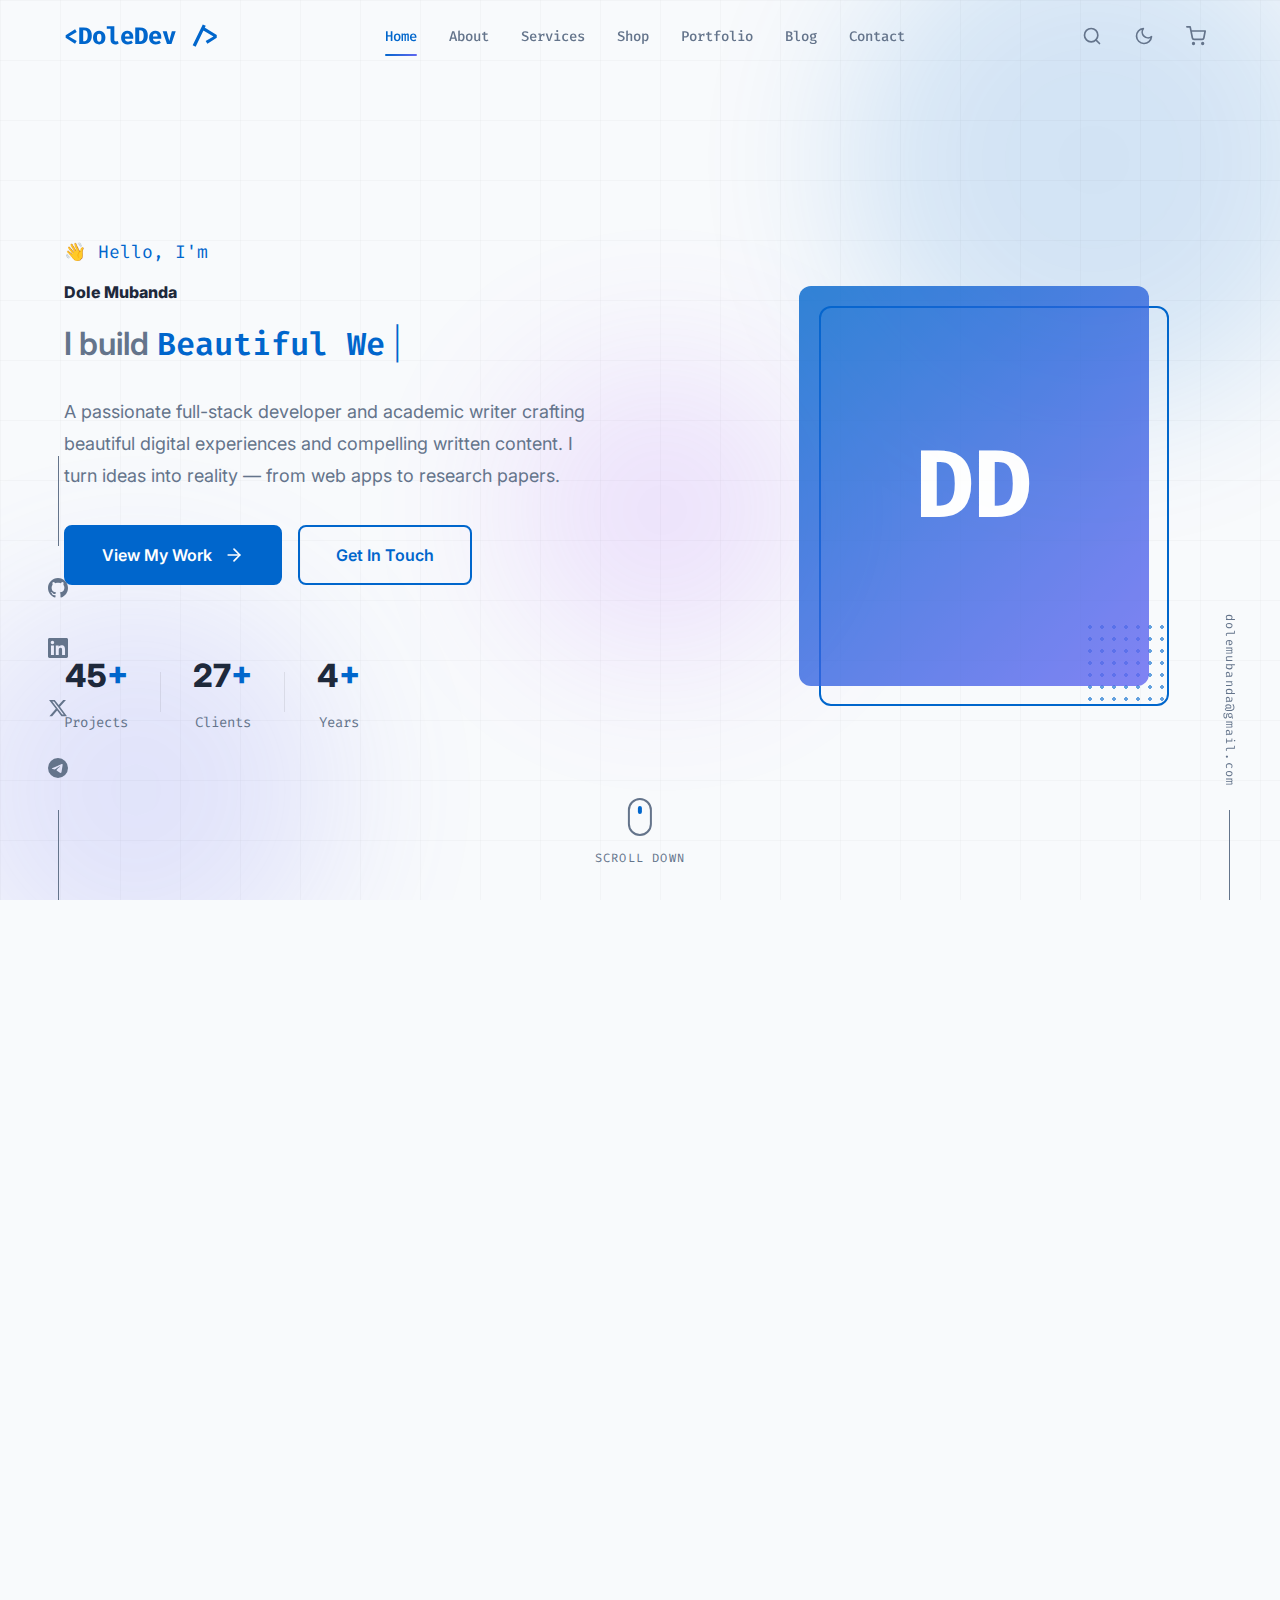
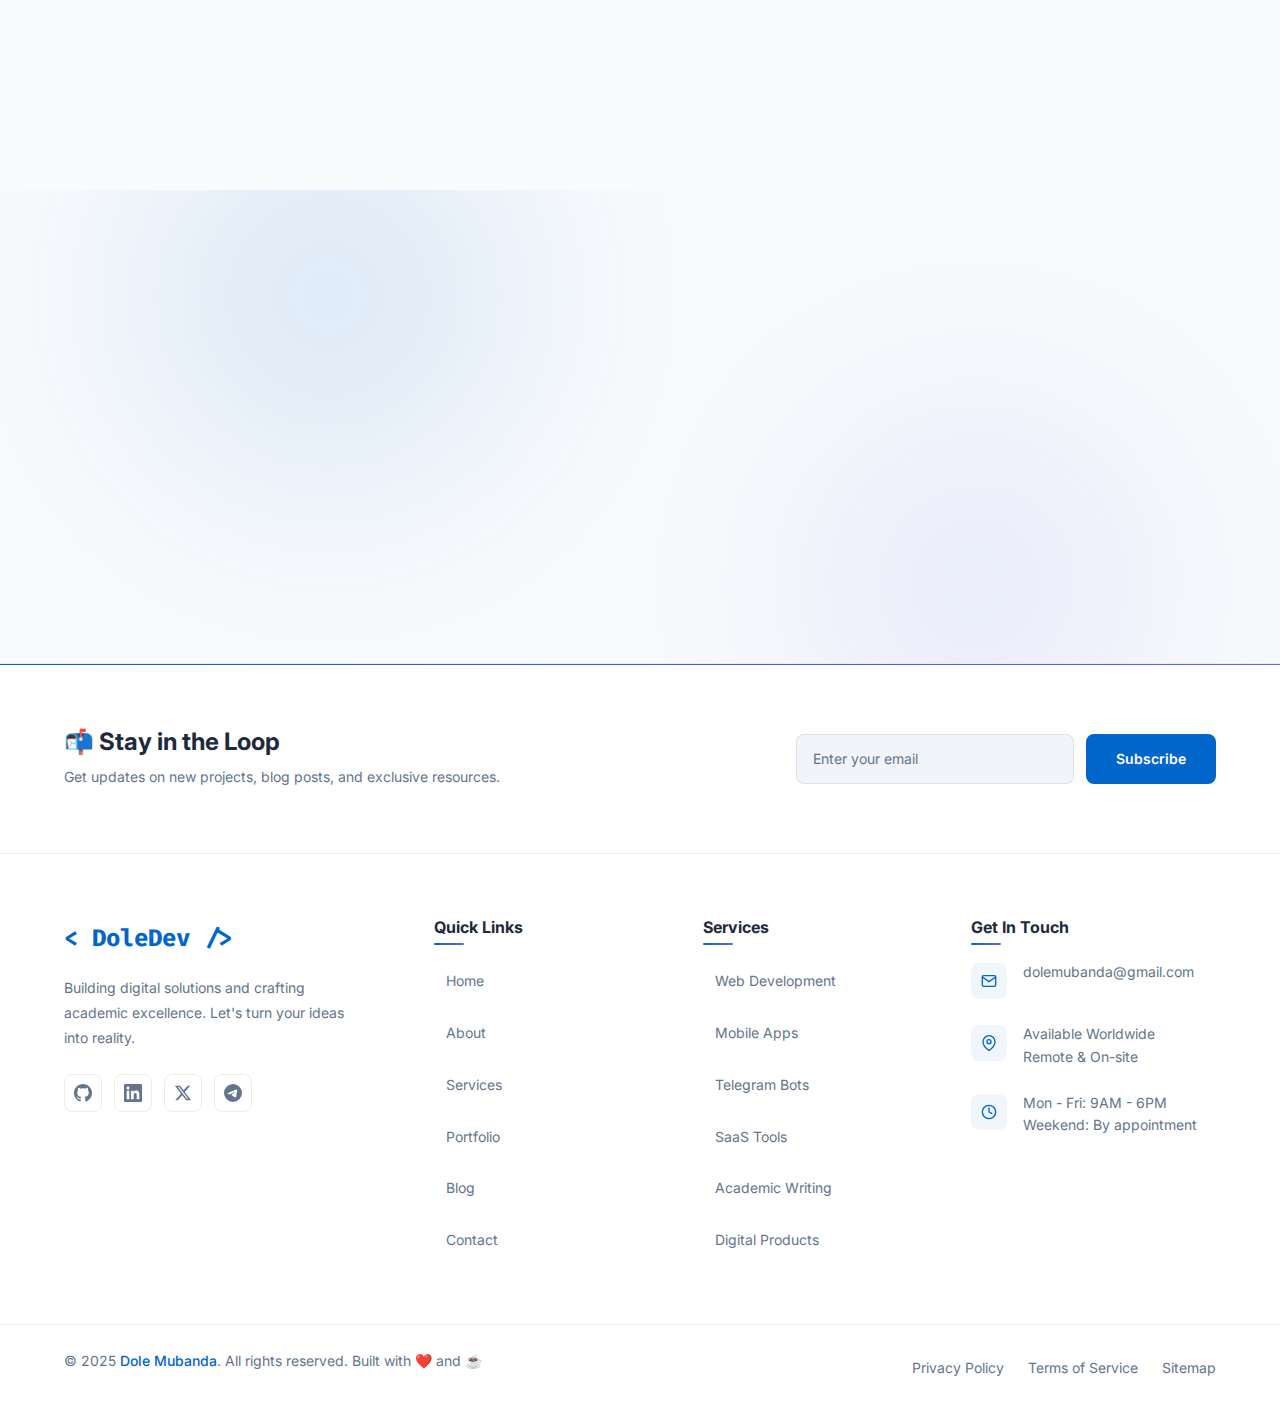
<file: index.html>
<!-- File: index.html -->
<!DOCTYPE html>
<html lang="en" data-theme="dark">
<head>
    <meta charset="UTF-8">
    <meta name="viewport" content="width=device-width, initial-scale=1.0">

    <!-- 🔧 CUSTOMIZE: Page title -->
    <title> Dole Mubanda — Developer, Writer & Creator</title>

    <meta name="description" content="Full-stack developer and academic writer offering web development, app creation, Telegram bots, and academic services.">
    <meta name="keywords" content="web developer, freelancer, academic writer, Telegram bots, portfolio">
    <meta name="author" content="Dole Mubanda">

    <!-- Open Graph -->
    <meta property="og:title" content="Dole Mubanda — Developer, Writer & Creator">
    <meta property="og:description" content="Full-stack developer and academic writer. Let's build something amazing.">
    <meta property="og:type" content="website">
    <meta property="og:url" content="https://doledev.vercel.app/">
    <meta property="og:image" content="images/og-image.jpg">

    <meta name="theme-color" content="#0a192f">
    <link rel="icon" type="image/x-icon" href="images/icons/favicon.ico">
    <link rel="manifest" href="manifest.json">
    <link rel="apple-touch-icon" href="images/icons/icon-192x192.png">
    <meta name="apple-mobile-web-app-capable" content="yes">
    <meta name="apple-mobile-web-app-status-bar-style" content="black-translucent">

    <!-- Google Fonts -->
    <link rel="preconnect" href="https://fonts.googleapis.com">
    <link rel="preconnect" href="https://fonts.gstatic.com" crossorigin>
    <link href="https://fonts.googleapis.com/css2?family=Inter:wght@300;400;500;600;700;800;900&family=Fira+Code:wght@400;500&display=swap" rel="stylesheet">

    <!-- Stylesheets — order matters! Base first, then components -->
    <link rel="stylesheet" href="css/style.css">
    <link rel="stylesheet" href="css/components/animations.css">
    <link rel="stylesheet" href="css/components/buttons.css">
    <link rel="stylesheet" href="css/components/preloader.css">
    <link rel="stylesheet" href="css/components/header.css">
    <link rel="stylesheet" href="css/components/hero.css">
    <link rel="stylesheet" href="css/components/cards.css">
    <link rel="stylesheet" href="css/components/testimonials.css">
    <link rel="stylesheet" href="css/components/footer.css">
    <link rel="stylesheet" href="css/components/command-palette.css">
    <link rel="stylesheet" href="css/components/cookie-consent.css">
    <link rel="stylesheet" href="css/components/notification-bar.css">
    <link rel="stylesheet" href="css/components/skeleton.css">
</head>
<body>
    <!-- ============================================
         PRELOADER — Shows while page loads
         ============================================ -->
    <div class="preloader" id="preloader" aria-live="polite">
        <div class="preloader__content">
            <div class="preloader__spinner">
                <!-- 🔧 CUSTOMIZE: Your initials -->
                <span class="preloader">&lt;DD/&gt;</span>
            </div>
            <div class="preloader__text">
                Loading
                <span class="preloader__dots">
                    <span class="preloader__dot"></span>
                    <span class="preloader__dot"></span>
                    <span class="preloader__dot"></span>
                </span>
            </div>
        </div>
    </div>

    <!-- Announcement Bar -->
    <div id="announcement-bar" class="announcement-bar" style="display:none;">
        <p>🚀 Currently accepting new projects for Q1 2026! <a href="contact.html">Get in touch</a></p>
        <button class="announcement-close" aria-label="Close announcement">&times;</button>
    </div>

    <!-- Skip Link -->
    <a href="#main-content" class="skip-link">Skip to main content</a>

    <!-- ============================================
         HEADER & NAVIGATION
         ============================================ -->
    <header class="header" id="header">
        <nav class="nav container" aria-label="Main navigation">
            <a href="index.html" class="nav__logo" aria-label="Home">
                <span class="logo-text">&lt;DoleDev /&gt;</span>
            </a>

            <ul class="nav__menu" id="nav-menu">
                <li class="nav__item">
                    <a href="index.html" class="nav__link active-link">Home</a>
                </li>
                <li class="nav__item">
                    <a href="about.html" class="nav__link">About</a>
                </li>
                <li class="nav__item">
                    <a href="services.html" class="nav__link">Services</a>
                </li>
                <li class="nav__item">
                    <a href="shop.html" class="nav__link">Shop</a>
                </li>
                <li class="nav__item">
                    <a href="portfolio.html" class="nav__link">Portfolio</a>
                </li>
                <li class="nav__item">
                    <a href="blog.html" class="nav__link">Blog</a>
                </li>
                <li class="nav__item">
                    <a href="contact.html" class="nav__link">Contact</a>
                </li>
            </ul>

            <div class="nav__actions">
                <button class="nav__action-btn search-trigger" aria-label="Search site (Ctrl+K)" title="Search (Ctrl+K)">
                    <svg width="20" height="20" viewBox="0 0 24 24" fill="none" stroke="currentColor" stroke-width="2" stroke-linecap="round" stroke-linejoin="round"><circle cx="11" cy="11" r="8"></circle><line x1="21" y1="21" x2="16.65" y2="16.65"></line></svg>
                </button>

                <button class="nav__action-btn theme-toggle" id="theme-toggle" aria-label="Toggle dark/light mode" title="Toggle theme">
                    <svg class="theme-icon sun-icon" width="20" height="20" viewBox="0 0 24 24" fill="none" stroke="currentColor" stroke-width="2" stroke-linecap="round" stroke-linejoin="round"><circle cx="12" cy="12" r="5"></circle><line x1="12" y1="1" x2="12" y2="3"></line><line x1="12" y1="21" x2="12" y2="23"></line><line x1="4.22" y1="4.22" x2="5.64" y2="5.64"></line><line x1="18.36" y1="18.36" x2="19.78" y2="19.78"></line><line x1="1" y1="12" x2="3" y2="12"></line><line x1="21" y1="12" x2="23" y2="12"></line><line x1="4.22" y1="19.78" x2="5.64" y2="18.36"></line><line x1="18.36" y1="5.64" x2="19.78" y2="4.22"></line></svg>
                    <svg class="theme-icon moon-icon" width="20" height="20" viewBox="0 0 24 24" fill="none" stroke="currentColor" stroke-width="2" stroke-linecap="round" stroke-linejoin="round"><path d="M21 12.79A9 9 0 1 1 11.21 3 7 7 0 0 0 21 12.79z"></path></svg>
                </button>

                <a href="shop.html" class="nav__action-btn cart-btn" aria-label="Shopping cart" title="Cart">
                    <svg width="20" height="20" viewBox="0 0 24 24" fill="none" stroke="currentColor" stroke-width="2" stroke-linecap="round" stroke-linejoin="round"><circle cx="9" cy="21" r="1"></circle><circle cx="20" cy="21" r="1"></circle><path d="M1 1h4l2.68 13.39a2 2 0 0 0 2 1.61h9.72a2 2 0 0 0 2-1.61L23 6H6"></path></svg>
                    <span class="cart-count" id="cart-count" style="display:none;">0</span>
                </a>

                <button class="nav__toggle" id="nav-toggle" aria-label="Toggle navigation menu" aria-expanded="false" aria-controls="nav-menu">
                    <span class="hamburger-line"></span>
                    <span class="hamburger-line"></span>
                    <span class="hamburger-line"></span>
                </button>
            </div>
        </nav>
    </header>

    <!-- ============================================
         MAIN CONTENT
         ============================================ -->
    <main id="main-content">

        <!-- HERO SECTION -->
        <section class="hero" id="hero" aria-label="Introduction">
            <div class="hero__bg-decorations" aria-hidden="true">
                <div class="hero__blob hero__blob--1"></div>
                <div class="hero__blob hero__blob--2"></div>
                <div class="hero__blob hero__blob--3"></div>
                <div class="hero__grid-overlay"></div>
            </div>

            <div class="hero__container container">
                <div class="hero__content">
                    <p class="hero__greeting animate-on-scroll" data-animation="fade-in-up">
                        <span class="hero__greeting-wave" aria-hidden="true">👋</span> Hello, I'm
                    </p>

                    <h1 class="hero__name animate-on-scroll" data-animation="fade-in-up" data-delay="100">Dole Mubanda</h1>

                    <div class="hero__title-wrapper animate-on-scroll" data-animation="fade-in-up" data-delay="200">
                        <span class="hero__title-prefix">I build </span>
                        <span class="hero__typed-text" id="typed-text"></span>
                        <span class="hero__cursor" aria-hidden="true">|</span>
                    </div>

                    <p class="hero__description animate-on-scroll" data-animation="fade-in-up" data-delay="300">
                        A passionate full-stack developer and academic writer crafting
                        beautiful digital experiences and compelling written content.
                        I turn ideas into reality — from web apps to research papers.
                    </p>

                    <div class="hero__actions animate-on-scroll" data-animation="fade-in-up" data-delay="400">
                        <a href="portfolio.html" class="btn btn--primary btn--lg">
                            <span>View My Work</span>
                            <svg width="20" height="20" viewBox="0 0 24 24" fill="none" stroke="currentColor" stroke-width="2" stroke-linecap="round" stroke-linejoin="round"><line x1="5" y1="12" x2="19" y2="12"></line><polyline points="12 5 19 12 12 19"></polyline></svg>
                        </a>
                        <a href="contact.html" class="btn btn--outline btn--lg"><span>Get In Touch</span></a>
                    </div>

                    <div class="hero__stats animate-on-scroll" data-animation="fade-in-up" data-delay="500">
                        <div class="hero__stat">
                            <span class="hero__stat-number" data-target="50">0</span><span class="hero__stat-suffix">+</span>
                            <span class="hero__stat-label">Projects</span>
                        </div>
                        <div class="hero__stat-divider" aria-hidden="true"></div>
                        <div class="hero__stat">
                            <span class="hero__stat-number" data-target="30">0</span><span class="hero__stat-suffix">+</span>
                            <span class="hero__stat-label">Clients</span>
                        </div>
                        <div class="hero__stat-divider" aria-hidden="true"></div>
                        <div class="hero__stat">
                            <span class="hero__stat-number" data-target="5">0</span><span class="hero__stat-suffix">+</span>
                            <span class="hero__stat-label">Years</span>
                        </div>
                    </div>
                </div>

                <div class="hero__visual animate-on-scroll" data-animation="fade-in-left" data-delay="300">
                    <div class="hero__image-wrapper">
                        <div class="hero__image-placeholder">
                            <div class="hero__avatar-placeholder"><span>DD</span></div>
                        </div>
                        <div class="hero__image-border" aria-hidden="true"></div>
                        <div class="hero__image-dots" aria-hidden="true"></div>
                    </div>
                </div>
            </div>

            <aside class="hero__social-sidebar" aria-label="Social media links">
                <div class="hero__social-line" aria-hidden="true"></div>
                <a href="#" class="hero__social-link" aria-label="GitHub" target="_blank" rel="noopener noreferrer"><svg width="20" height="20" viewBox="0 0 24 24" fill="currentColor"><path d="M12 0c-6.626 0-12 5.373-12 12 0 5.302 3.438 9.8 8.207 11.387.599.111.793-.261.793-.577v-2.234c-3.338.726-4.033-1.416-4.033-1.416-.546-1.387-1.333-1.756-1.333-1.756-1.089-.745.083-.729.083-.729 1.205.084 1.839 1.237 1.839 1.237 1.07 1.834 2.807 1.304 3.492.997.107-.775.418-1.305.762-1.604-2.665-.305-5.467-1.334-5.467-5.931 0-1.311.469-2.381 1.236-3.221-.124-.303-.535-1.524.117-3.176 0 0 1.008-.322 3.301 1.23.957-.266 1.983-.399 3.003-.404 1.02.005 2.047.138 3.006.404 2.291-1.552 3.297-1.23 3.297-1.23.653 1.653.242 2.874.118 3.176.77.84 1.235 1.911 1.235 3.221 0 4.609-2.807 5.624-5.479 5.921.43.372.823 1.102.823 2.222v3.293c0 .319.192.694.801.576 4.765-1.589 8.199-6.086 8.199-11.386 0-6.627-5.373-12-12-12z"/></svg></a>
                <a href="#" class="hero__social-link" aria-label="LinkedIn" target="_blank" rel="noopener noreferrer"><svg width="20" height="20" viewBox="0 0 24 24" fill="currentColor"><path d="M20.447 20.452h-3.554v-5.569c0-1.328-.027-3.037-1.852-3.037-1.853 0-2.136 1.445-2.136 2.939v5.667H9.351V9h3.414v1.561h.046c.477-.9 1.637-1.85 3.37-1.85 3.601 0 4.267 2.37 4.267 5.455v6.286zM5.337 7.433c-1.144 0-2.063-.926-2.063-2.065 0-1.138.92-2.063 2.063-2.063 1.14 0 2.064.925 2.064 2.063 0 1.139-.925 2.065-2.064 2.065zm1.782 13.019H3.555V9h3.564v11.452zM22.225 0H1.771C.792 0 0 .774 0 1.729v20.542C0 23.227.792 24 1.771 24h20.451C23.2 24 24 23.227 24 22.271V1.729C24 .774 23.2 0 22.222 0h.003z"/></svg></a>
                <a href="#" class="hero__social-link" aria-label="Twitter / X" target="_blank" rel="noopener noreferrer"><svg width="20" height="20" viewBox="0 0 24 24" fill="currentColor"><path d="M18.244 2.25h3.308l-7.227 8.26 8.502 11.24H16.17l-5.214-6.817L4.99 21.75H1.68l7.73-8.835L1.254 2.25H8.08l4.713 6.231zm-1.161 17.52h1.833L7.084 4.126H5.117z"/></svg></a>
                <a href="#" class="hero__social-link" aria-label="Telegram" target="_blank" rel="noopener noreferrer"><svg width="20" height="20" viewBox="0 0 24 24" fill="currentColor"><path d="M11.944 0A12 12 0 0 0 0 12a12 12 0 0 0 12 12 12 12 0 0 0 12-12A12 12 0 0 0 12 0a12 12 0 0 0-.056 0zm4.962 7.224c.1-.002.321.023.465.14a.506.506 0 0 1 .171.325c.016.093.036.306.02.472-.18 1.898-.962 6.502-1.36 8.627-.168.9-.499 1.201-.82 1.23-.696.065-1.225-.46-1.9-.902-1.056-.693-1.653-1.124-2.678-1.8-1.185-.78-.417-1.21.258-1.91.177-.184 3.247-2.977 3.307-3.23.007-.032.014-.15-.056-.212s-.174-.041-.249-.024c-.106.024-1.793 1.14-5.061 3.345-.48.33-.913.49-1.302.48-.428-.008-1.252-.241-1.865-.44-.752-.245-1.349-.374-1.297-.789.027-.216.325-.437.893-.663 3.498-1.524 5.83-2.529 6.998-3.014 3.332-1.386 4.025-1.627 4.476-1.635z"/></svg></a>
                <div class="hero__social-line" aria-hidden="true"></div>
            </aside>

            <aside class="hero__email-sidebar" aria-label="Email">
                <a href="mailto:dolemubanda@gmail.com" class="hero__email-link">dolemubanda@gmail.com</a>
                <div class="hero__social-line" aria-hidden="true"></div>
            </aside>

            <div class="hero__scroll-indicator" aria-hidden="true">
                <div class="hero__scroll-mouse"><div class="hero__scroll-wheel"></div></div>
                <span class="hero__scroll-text">Scroll Down</span>
            </div>
        </section>

        <!-- FEATURED SERVICES -->
        <section class="section services-preview" id="featured-services" aria-labelledby="services-heading">
            <div class="container">
                <div class="section__header" data-animation="fade-in-up">
                    <span class="section__label">What I Do</span>
                    <h2 class="section__title" id="services-heading">Featured Services</h2>
                    <p class="section__subtitle">From code to content — I deliver comprehensive digital solutions tailored to your needs.</p>
                </div>

                <div class="cards-grid cards-grid--3">
                    <article class="card card--service" data-animation="fade-in-up" data-delay="100">
                        <div class="card__icon-wrapper"><svg class="card__icon" width="32" height="32" viewBox="0 0 24 24" fill="none" stroke="currentColor" stroke-width="1.5" stroke-linecap="round" stroke-linejoin="round"><polyline points="16 18 22 12 16 6"></polyline><polyline points="8 6 2 12 8 18"></polyline><line x1="14" y1="4" x2="10" y2="20"></line></svg></div>
                        <h3 class="card__title">Web Development</h3>
                        <p class="card__description">Custom websites and web applications built with modern technologies. Fast, responsive, and SEO-optimized.</p>
                        <a href="services.html#web-development" class="card__link">Learn More <svg width="16" height="16" viewBox="0 0 24 24" fill="none" stroke="currentColor" stroke-width="2" stroke-linecap="round" stroke-linejoin="round"><line x1="5" y1="12" x2="19" y2="12"></line><polyline points="12 5 19 12 12 19"></polyline></svg></a>
                    </article>

                    <article class="card card--service" data-animation="fade-in-up" data-delay="200">
                        <div class="card__icon-wrapper"><svg class="card__icon" width="32" height="32" viewBox="0 0 24 24" fill="none" stroke="currentColor" stroke-width="1.5" stroke-linecap="round" stroke-linejoin="round"><rect x="5" y="2" width="14" height="20" rx="2" ry="2"></rect><line x1="12" y1="18" x2="12.01" y2="18"></line></svg></div>
                        <h3 class="card__title">Mobile Apps</h3>
                        <p class="card__description">Cross-platform mobile applications that deliver native-like performance and beautiful user experiences.</p>
                        <a href="services.html#mobile-apps" class="card__link">Learn More <svg width="16" height="16" viewBox="0 0 24 24" fill="none" stroke="currentColor" stroke-width="2" stroke-linecap="round" stroke-linejoin="round"><line x1="5" y1="12" x2="19" y2="12"></line><polyline points="12 5 19 12 12 19"></polyline></svg></a>
                    </article>

                    <article class="card card--service" data-animation="fade-in-up" data-delay="300">
                        <div class="card__icon-wrapper"><svg class="card__icon" width="32" height="32" viewBox="0 0 24 24" fill="none" stroke="currentColor" stroke-width="1.5" stroke-linecap="round" stroke-linejoin="round"><path d="M21 15a2 2 0 0 1-2 2H7l-4 4V5a2 2 0 0 1 2-2h14a2 2 0 0 1 2 2z"></path><circle cx="9" cy="10" r="1" fill="currentColor"></circle><circle cx="15" cy="10" r="1" fill="currentColor"></circle></svg></div>
                        <h3 class="card__title">Telegram Bots</h3>
                        <p class="card__description">Powerful Telegram bots and mini apps that automate tasks, engage users, and streamline operations.</p>
                        <a href="services.html#telegram-bots" class="card__link">Learn More <svg width="16" height="16" viewBox="0 0 24 24" fill="none" stroke="currentColor" stroke-width="2" stroke-linecap="round" stroke-linejoin="round"><line x1="5" y1="12" x2="19" y2="12"></line><polyline points="12 5 19 12 12 19"></polyline></svg></a>
                    </article>

                    <article class="card card--service" data-animation="fade-in-up" data-delay="100">
                        <div class="card__icon-wrapper"><svg class="card__icon" width="32" height="32" viewBox="0 0 24 24" fill="none" stroke="currentColor" stroke-width="1.5" stroke-linecap="round" stroke-linejoin="round"><rect x="2" y="3" width="20" height="14" rx="2" ry="2"></rect><line x1="8" y1="21" x2="16" y2="21"></line><line x1="12" y1="17" x2="12" y2="21"></line></svg></div>
                        <h3 class="card__title">SaaS Tools</h3>
                        <p class="card__description">Scalable software-as-a-service solutions with subscription management and API integrations.</p>
                        <a href="services.html#saas-tools" class="card__link">Learn More <svg width="16" height="16" viewBox="0 0 24 24" fill="none" stroke="currentColor" stroke-width="2" stroke-linecap="round" stroke-linejoin="round"><line x1="5" y1="12" x2="19" y2="12"></line><polyline points="12 5 19 12 12 19"></polyline></svg></a>
                    </article>

                    <article class="card card--service" data-animation="fade-in-up" data-delay="200">
                        <div class="card__icon-wrapper"><svg class="card__icon" width="32" height="32" viewBox="0 0 24 24" fill="none" stroke="currentColor" stroke-width="1.5" stroke-linecap="round" stroke-linejoin="round"><path d="M2 3h6a4 4 0 0 1 4 4v14a3 3 0 0 0-3-3H2z"></path><path d="M22 3h-6a4 4 0 0 0-4 4v14a3 3 0 0 1 3-3h7z"></path></svg></div>
                        <h3 class="card__title">Academic Writing</h3>
                        <p class="card__description">Professional dissertations, research papers, thesis assistance, and book reviews with academic rigor.</p>
                        <a href="services.html#academic-writing" class="card__link">Learn More <svg width="16" height="16" viewBox="0 0 24 24" fill="none" stroke="currentColor" stroke-width="2" stroke-linecap="round" stroke-linejoin="round"><line x1="5" y1="12" x2="19" y2="12"></line><polyline points="12 5 19 12 12 19"></polyline></svg></a>
                    </article>

                    <article class="card card--service" data-animation="fade-in-up" data-delay="300">
                        <div class="card__icon-wrapper"><svg class="card__icon" width="32" height="32" viewBox="0 0 24 24" fill="none" stroke="currentColor" stroke-width="1.5" stroke-linecap="round" stroke-linejoin="round"><path d="M21 16V8a2 2 0 0 0-1-1.73l-7-4a2 2 0 0 0-2 0l-7 4A2 2 0 0 0 3 8v8a2 2 0 0 0 1 1.73l7 4a2 2 0 0 0 2 0l7-4A2 2 0 0 0 21 16z"></path><polyline points="3.27 6.96 12 12.01 20.73 6.96"></polyline><line x1="12" y1="22.08" x2="12" y2="12"></line></svg></div>
                        <h3 class="card__title">Digital Products</h3>
                        <p class="card__description">Ready-to-use templates, tools, ebooks, and code snippets. Premium digital assets for developers.</p>
                        <a href="shop.html" class="card__link">Visit Shop <svg width="16" height="16" viewBox="0 0 24 24" fill="none" stroke="currentColor" stroke-width="2" stroke-linecap="round" stroke-linejoin="round"><line x1="5" y1="12" x2="19" y2="12"></line><polyline points="12 5 19 12 12 19"></polyline></svg></a>
                    </article>
                </div>

                <div class="section__footer" data-animation="fade-in-up">
                    <a href="services.html" class="btn btn--outline"><span>View All Services</span> <svg width="18" height="18" viewBox="0 0 24 24" fill="none" stroke="currentColor" stroke-width="2" stroke-linecap="round" stroke-linejoin="round"><line x1="5" y1="12" x2="19" y2="12"></line><polyline points="12 5 19 12 12 19"></polyline></svg></a>
                </div>
            </div>
        </section>

        <!-- ABOUT PREVIEW -->
        <section class="section about-preview" id="about-preview" aria-labelledby="about-heading">
            <div class="container">
                <div class="about-preview__grid">
                    <div class="about-preview__image-col" data-animation="fade-in-right">
                        <div class="about-preview__image-wrapper">
                            <div class="about-preview__image-placeholder">
                                <svg width="80" height="80" viewBox="0 0 24 24" fill="none" stroke="currentColor" stroke-width="1" style="opacity:0.3;"><path d="M20 21v-2a4 4 0 0 0-4-4H8a4 4 0 0 0-4 4v2"></path><circle cx="12" cy="7" r="4"></circle></svg>
                            </div>
                            <div class="about-preview__badge" aria-hidden="true">
                                <span class="about-preview__badge-number">5+</span>
                                <span class="about-preview__badge-text">Years<br>Experience</span>
                            </div>
                        </div>
                    </div>
                    <div class="about-preview__content-col">
                        <span class="section__label" data-animation="fade-in-up">About Me</span>
                        <h2 class="section__title" id="about-heading" data-animation="fade-in-up" data-delay="100">Turning Ideas Into<br><span class="text-gradient">Digital Reality</span></h2>
                        <p class="about-preview__text" data-animation="fade-in-up" data-delay="200">I'm a passionate full-stack developer and academic writer with a knack for creating elegant solutions to complex problems. With expertise spanning web development, mobile apps, Telegram bots, and academic research, I bring a unique blend of technical skill and creative thinking to every project.</p>
                        <p class="about-preview__text" data-animation="fade-in-up" data-delay="300">Whether you need a stunning website, a powerful web application, an automated Telegram bot, or a meticulously crafted research paper — I've got you covered.</p>
                        <div class="about-preview__tags" data-animation="fade-in-up" data-delay="400">
                            <span class="tag">JavaScript</span><span class="tag">Python</span><span class="tag">React</span><span class="tag">Node.js</span><span class="tag">HTML/CSS</span><span class="tag">Telegram API</span><span class="tag">Academic Research</span><span class="tag">Technical Writing</span>
                        </div>
                        <a href="about.html" class="btn btn--primary" data-animation="fade-in-up" data-delay="500"><span>More About Me</span> <svg width="18" height="18" viewBox="0 0 24 24" fill="none" stroke="currentColor" stroke-width="2" stroke-linecap="round" stroke-linejoin="round"><line x1="5" y1="12" x2="19" y2="12"></line><polyline points="12 5 19 12 12 19"></polyline></svg></a>
                    </div>
                </div>
            </div>
        </section>

        <!-- STATS -->
        <section class="section stats-section" id="stats" aria-labelledby="stats-heading">
            <h2 class="sr-only" id="stats-heading">My Achievements in Numbers</h2>
            <div class="container">
                <div class="stats-grid" data-animation="fade-in-up">
                    <div class="stat-item">
                        <div class="stat-item__icon-wrapper"><svg class="stat-item__icon" width="28" height="28" viewBox="0 0 24 24" fill="none" stroke="currentColor" stroke-width="1.5" stroke-linecap="round" stroke-linejoin="round"><path d="M22 11.08V12a10 10 0 1 1-5.93-9.14"></path><polyline points="22 4 12 14.01 9 11.01"></polyline></svg></div>
                        <span class="stat-item__number" data-target="50">0</span><span class="stat-item__suffix">+</span>
                        <span class="stat-item__label">Projects Completed</span>
                    </div>
                    <div class="stat-item">
                        <div class="stat-item__icon-wrapper"><svg class="stat-item__icon" width="28" height="28" viewBox="0 0 24 24" fill="none" stroke="currentColor" stroke-width="1.5" stroke-linecap="round" stroke-linejoin="round"><path d="M17 21v-2a4 4 0 0 0-4-4H5a4 4 0 0 0-4 4v2"></path><circle cx="9" cy="7" r="4"></circle><path d="M23 21v-2a4 4 0 0 0-3-3.87"></path><path d="M16 3.13a4 4 0 0 1 0 7.75"></path></svg></div>
                        <span class="stat-item__number" data-target="30">0</span><span class="stat-item__suffix">+</span>
                        <span class="stat-item__label">Happy Clients</span>
                    </div>
                    <div class="stat-item">
                        <div class="stat-item__icon-wrapper"><svg class="stat-item__icon" width="28" height="28" viewBox="0 0 24 24" fill="none" stroke="currentColor" stroke-width="1.5" stroke-linecap="round" stroke-linejoin="round"><circle cx="12" cy="12" r="10"></circle><polyline points="12 6 12 12 16 14"></polyline></svg></div>
                        <span class="stat-item__number" data-target="5">0</span><span class="stat-item__suffix">+</span>
                        <span class="stat-item__label">Years Experience</span>
                    </div>
                    <div class="stat-item">
                        <div class="stat-item__icon-wrapper"><svg class="stat-item__icon" width="28" height="28" viewBox="0 0 24 24" fill="none" stroke="currentColor" stroke-width="1.5" stroke-linecap="round" stroke-linejoin="round"><polygon points="12 2 15.09 8.26 22 9.27 17 14.14 18.18 21.02 12 17.77 5.82 21.02 7 14.14 2 9.27 8.91 8.26 12 2"></polygon></svg></div>
                        <span class="stat-item__number" data-target="100">0</span><span class="stat-item__suffix">%</span>
                        <span class="stat-item__label">Client Satisfaction</span>
                    </div>
                </div>
            </div>
        </section>

        <!-- ==============================
             TESTIMONIALS SECTION
             ============================== -->
        <section class="section testimonials-section" id="testimonials" aria-labelledby="testimonials-heading">
            <div class="container">
                <!-- Section Header -->
                <div class="section__header" data-animation="fade-in-up">
                    <span class="section__label">Testimonials</span>
                    <h2 class="section__title" id="testimonials-heading">What Clients <span class="text-gradient">Say</span></h2>
                    <p class="section__description">Don't just take my word for it — hear from the people I've worked with.</p>
                </div>

                <div class="testimonials-grid" data-animation="fade-in-up" data-delay="100">
                    <!-- Testimonial Card 1 -->
                    <div class="testimonial-card">
                        <div class="testimonial-card__stars" role="img" aria-label="5 out of 5 stars">★★★★★</div>
                        <blockquote class="testimonial-card__text">
                            <p>"Absolutely outstanding work! The website exceeded all our expectations. Professional, responsive, and delivered ahead of schedule."</p>
                        </blockquote>
                        <div class="testimonial-card__author">
                            <div class="testimonial-card__avatar">
                                <span>JD</span>
                            </div>
                            <div class="testimonial-card__info">
                                <div class="testimonial-card__name">John Doe</div>
                                <div class="testimonial-card__role">CEO, TechStart Inc.</div>
                            </div>
                        </div>
                    </div>

                    <!-- Testimonial Card 2 -->
                    <div class="testimonial-card">
                        <div class="testimonial-card__stars" role="img" aria-label="5 out of 5 stars">★★★★★</div>
                        <blockquote class="testimonial-card__text">
                            <p>"The Telegram bot transformed our customer service. Response times dropped by 80% and customer satisfaction soared."</p>
                        </blockquote>
                        <div class="testimonial-card__author">
                            <div class="testimonial-card__avatar">
                                <span>SM</span>
                            </div>
                            <div class="testimonial-card__info">
                                <div class="testimonial-card__name">Sarah Miller</div>
                                <div class="testimonial-card__role">Operations Manager, CloudServe</div>
                            </div>
                        </div>
                    </div>

                    <!-- Testimonial Card 3 -->
                    <div class="testimonial-card">
                        <div class="testimonial-card__stars" role="img" aria-label="5 out of 5 stars">★★★★★</div>
                        <blockquote class="testimonial-card__text">
                            <p>"My dissertation was handled with exceptional care and academic rigor. The research quality was impeccable and exceeded expectations."</p>
                        </blockquote>
                        <div class="testimonial-card__author">
                            <div class="testimonial-card__avatar">
                                <span>AK</span>
                            </div>
                            <div class="testimonial-card__info">
                                <div class="testimonial-card__name">Alex Kim</div>
                                <div class="testimonial-card__role">PhD Candidate, Stanford</div>
                            </div>
                        </div>
                    </div>
                </div>

                <!-- Navigation Arrows -->
                <div class="testimonials-nav" data-animation="fade-in-up" data-delay="200">
                    <button class="testimonials-nav__btn" aria-label="Previous testimonial">
                        <svg viewBox="0 0 24 24" fill="none" stroke="currentColor" stroke-width="2.5">
                            <polyline points="15 18 9 12 15 6"></polyline>
                        </svg>
                    </button>
                    <button class="testimonials-nav__btn" aria-label="Next testimonial">
                        <svg viewBox="0 0 24 24" fill="none" stroke="currentColor" stroke-width="2.5">
                            <polyline points="9 18 15 12 9 6"></polyline>
                        </svg>
                    </button>
                </div>

                <!-- View All Link -->
                <div style="text-align: center; margin-top: var(--space-xl);" data-animation="fade-in-up" data-delay="300">
                    <a href="about.html#testimonials" class="btn btn--outline">
                        <span>View All Reviews</span>
                        <svg width="16" height="16" viewBox="0 0 24 24" fill="none" stroke="currentColor" stroke-width="2">
                            <line x1="5" y1="12" x2="19" y2="12"></line>
                            <polyline points="12 5 19 12 12 19"></polyline>
                        </svg>
                    </a>
                </div>
            </div>
        </section>

        <!-- CTA SECTION -->
        <section class="section cta-section" id="cta" aria-labelledby="cta-heading">
            <div class="cta-section__bg" aria-hidden="true">
                <div class="cta-section__blob cta-section__blob--1"></div>
                <div class="cta-section__blob cta-section__blob--2"></div>
            </div>
            <div class="container">
                <div class="cta-section__content" data-animation="scale-up">
                    <h2 class="cta-section__title" id="cta-heading">Have a Project in Mind?<br><span class="text-gradient">Let's Build It Together.</span></h2>
                    <p class="cta-section__text">Whether it's a website, app, bot, or research paper — I'm ready to bring your vision to life.</p>
                    <div class="cta-section__actions">
                        <a href="contact.html" class="btn btn--primary btn--lg"><span>Start a Project</span> <svg width="20" height="20" viewBox="0 0 24 24" fill="none" stroke="currentColor" stroke-width="2" stroke-linecap="round" stroke-linejoin="round"><line x1="5" y1="12" x2="19" y2="12"></line><polyline points="12 5 19 12 12 19"></polyline></svg></a>
                        <a href="services.html" class="btn btn--outline btn--lg"><span>View Pricing</span></a>
                    </div>
                    <p class="cta-section__availability"><span class="cta-section__status-dot" aria-hidden="true"></span> Currently available for new projects</p>
                </div>
            </div>
        </section>

    </main>

    <!-- ============================================
         FOOTER
         ============================================ -->
    <footer class="footer" id="footer">
        <!-- Newsletter Section -->
        <div class="footer__newsletter">
            <div class="container">
                <div class="footer__newsletter-inner">
                    <div class="footer__newsletter-text">
                        <h3>📬 Stay in the Loop</h3>
                        <p>Get updates on new projects, blog posts, and exclusive resources.</p>
                    </div>
                    <!-- 🔧 CUSTOMIZE: This form will be connected to Netlify Forms -->
                    <form class="footer__newsletter-form" name="newsletter" method="POST" data-netlify="true" data-netlify-honeypot="bot-field">
                        <input type="hidden" name="form-name" value="newsletter">
                        <p class="sr-only"><label>Don't fill this out: <input name="bot-field"></label></p>
                        <input type="email" name="email" class="footer__newsletter-input" placeholder="Enter your email" required aria-label="Email address for newsletter">
                        <button type="submit" class="btn btn--primary">Subscribe</button>
                    </form>
                </div>
            </div>
        </div>

        <!-- Main Footer Grid -->
        <div class="footer__main">
            <div class="container">
                <div class="footer__grid">
                    <!-- Column 1: Brand -->
                    <div class="footer__column">
                        <a href="index.html" class="footer__brand-logo">&lt; DoleDev /&gt;</a>
                        <p class="footer__brand-description">
                            Building digital solutions and crafting academic excellence.
                            Let's turn your ideas into reality.
                        </p>
                        <div class="footer__social-links">
                            <a href="#" class="footer__social-link" aria-label="GitHub" target="_blank" rel="noopener noreferrer">
                                <svg width="18" height="18" viewBox="0 0 24 24" fill="currentColor"><path d="M12 0c-6.626 0-12 5.373-12 12 0 5.302 3.438 9.8 8.207 11.387.599.111.793-.261.793-.577v-2.234c-3.338.726-4.033-1.416-4.033-1.416-.546-1.387-1.333-1.756-1.333-1.756-1.089-.745.083-.729.083-.729 1.205.084 1.839 1.237 1.839 1.237 1.07 1.834 2.807 1.304 3.492.997.107-.775.418-1.305.762-1.604-2.665-.305-5.467-1.334-5.467-5.931 0-1.311.469-2.381 1.236-3.221-.124-.303-.535-1.524.117-3.176 0 0 1.008-.322 3.301 1.23.957-.266 1.983-.399 3.003-.404 1.02.005 2.047.138 3.006.404 2.291-1.552 3.297-1.23 3.297-1.23.653 1.653.242 2.874.118 3.176.77.84 1.235 1.911 1.235 3.221 0 4.609-2.807 5.624-5.479 5.921.43.372.823 1.102.823 2.222v3.293c0 .319.192.694.801.576 4.765-1.589 8.199-6.086 8.199-11.386 0-6.627-5.373-12-12-12z"/></svg>
                            </a>
                            <a href="#" class="footer__social-link" aria-label="LinkedIn" target="_blank" rel="noopener noreferrer">
                                <svg width="18" height="18" viewBox="0 0 24 24" fill="currentColor"><path d="M20.447 20.452h-3.554v-5.569c0-1.328-.027-3.037-1.852-3.037-1.853 0-2.136 1.445-2.136 2.939v5.667H9.351V9h3.414v1.561h.046c.477-.9 1.637-1.85 3.37-1.85 3.601 0 4.267 2.37 4.267 5.455v6.286zM5.337 7.433c-1.144 0-2.063-.926-2.063-2.065 0-1.138.92-2.063 2.063-2.063 1.14 0 2.064.925 2.064 2.063 0 1.139-.925 2.065-2.064 2.065zm1.782 13.019H3.555V9h3.564v11.452zM22.225 0H1.771C.792 0 0 .774 0 1.729v20.542C0 23.227.792 24 1.771 24h20.451C23.2 24 24 23.227 24 22.271V1.729C24 .774 23.2 0 22.222 0h.003z"/></svg>
                            </a>
                            <a href="#" class="footer__social-link" aria-label="Twitter / X" target="_blank" rel="noopener noreferrer">
                                <svg width="18" height="18" viewBox="0 0 24 24" fill="currentColor"><path d="M18.244 2.25h3.308l-7.227 8.26 8.502 11.24H16.17l-5.214-6.817L4.99 21.75H1.68l7.73-8.835L1.254 2.25H8.08l4.713 6.231zm-1.161 17.52h1.833L7.084 4.126H5.117z"/></svg>
                            </a>
                            <a href="#" class="footer__social-link" aria-label="Telegram" target="_blank" rel="noopener noreferrer">
                                <svg width="18" height="18" viewBox="0 0 24 24" fill="currentColor"><path d="M11.944 0A12 12 0 0 0 0 12a12 12 0 0 0 12 12 12 12 0 0 0 12-12A12 12 0 0 0 12 0a12 12 0 0 0-.056 0zm4.962 7.224c.1-.002.321.023.465.14a.506.506 0 0 1 .171.325c.016.093.036.306.02.472-.18 1.898-.962 6.502-1.36 8.627-.168.9-.499 1.201-.82 1.23-.696.065-1.225-.46-1.9-.902-1.056-.693-1.653-1.124-2.678-1.8-1.185-.78-.417-1.21.258-1.91.177-.184 3.247-2.977 3.307-3.23.007-.032.014-.15-.056-.212s-.174-.041-.249-.024c-.106.024-1.793 1.14-5.061 3.345-.48.33-.913.49-1.302.48-.428-.008-1.252-.241-1.865-.44-.752-.245-1.349-.374-1.297-.789.027-.216.325-.437.893-.663 3.498-1.524 5.83-2.529 6.998-3.014 3.332-1.386 4.025-1.627 4.476-1.635z"/></svg>
                            </a>
                        </div>
                    </div>

                    <!-- Column 2: Quick Links -->
                    <div class="footer__column">
                        <h4 class="footer__column-title">Quick Links</h4>
                        <nav class="footer__links" aria-label="Footer quick links">
                            <a href="index.html" class="footer__link">Home</a>
                            <a href="about.html" class="footer__link">About</a>
                            <a href="services.html" class="footer__link">Services</a>
                            <a href="portfolio.html" class="footer__link">Portfolio</a>
                            <a href="blog.html" class="footer__link">Blog</a>
                            <a href="contact.html" class="footer__link">Contact</a>
                        </nav>
                    </div>

                    <!-- Column 3: Services -->
                    <div class="footer__column">
                        <h4 class="footer__column-title">Services</h4>
                        <nav class="footer__links" aria-label="Footer services links">
                            <a href="services.html#web-development" class="footer__link">Web Development</a>
                            <a href="services.html#mobile-apps" class="footer__link">Mobile Apps</a>
                            <a href="services.html#telegram-bots" class="footer__link">Telegram Bots</a>
                            <a href="services.html#saas-tools" class="footer__link">SaaS Tools</a>
                            <a href="services.html#academic-writing" class="footer__link">Academic Writing</a>
                            <a href="shop.html" class="footer__link">Digital Products</a>
                        </nav>
                    </div>

                    <!-- Column 4: Contact Info -->
                    <div class="footer__column">
                        <h4 class="footer__column-title">Get In Touch</h4>
                        <div class="footer__contact-item">
                            <div class="footer__contact-icon">
                                <svg width="16" height="16" viewBox="0 0 24 24" fill="none" stroke="currentColor" stroke-width="2" stroke-linecap="round" stroke-linejoin="round"><path d="M4 4h16c1.1 0 2 .9 2 2v12c0 1.1-.9 2-2 2H4c-1.1 0-2-.9-2-2V6c0-1.1.9-2 2-2z"></path><polyline points="22,6 12,13 2,6"></polyline></svg>
                            </div>
                            <div class="footer__contact-text">
                                <a href="mailto:dolemubanda@gmail.com">dolemubanda@gmail.com</a>
                            </div>
                        </div>
                        <div class="footer__contact-item">
                            <div class="footer__contact-icon">
                                <svg width="16" height="16" viewBox="0 0 24 24" fill="none" stroke="currentColor" stroke-width="2" stroke-linecap="round" stroke-linejoin="round"><path d="M21 10c0 7-9 13-9 13s-9-6-9-13a9 9 0 0 1 18 0z"></path><circle cx="12" cy="10" r="3"></circle></svg>
                            </div>
                            <div class="footer__contact-text">
                                Available Worldwide<br>Remote & On-site
                            </div>
                        </div>
                        <div class="footer__contact-item">
                            <div class="footer__contact-icon">
                                <svg width="16" height="16" viewBox="0 0 24 24" fill="none" stroke="currentColor" stroke-width="2" stroke-linecap="round" stroke-linejoin="round"><circle cx="12" cy="12" r="10"></circle><polyline points="12 6 12 12 16 14"></polyline></svg>
                            </div>
                            <div class="footer__contact-text">
                                Mon - Fri: 9AM - 6PM<br>Weekend: By appointment
                            </div>
                        </div>
                    </div>
                </div>
            </div>
        </div>

        <!-- Bottom Bar -->
        <div class="footer__bottom">
            <div class="container">
                <div class="footer__bottom-inner">
                    <p class="footer__copyright">
                        &copy; 2025 <a href="index.html">Dole Mubanda</a>. All rights reserved.
                        Built with ❤️ and ☕
                    </p>
                    <div class="footer__legal-links">
                        <a href="#" class="footer__legal-link">Privacy Policy</a>
                        <a href="#" class="footer__legal-link">Terms of Service</a>
                        <a href="sitemap.xml" class="footer__legal-link">Sitemap</a>
                    </div>
                </div>
            </div>
        </div>
    </footer>

    <!-- ============================================
         BACK TO TOP BUTTON
         ============================================ -->
    <button class="back-to-top" id="back-to-top" aria-label="Scroll back to top" title="Back to top">
        <svg class="back-to-top__progress-ring" width="46" height="46" viewBox="0 0 46 46" aria-hidden="true">
            <circle class="back-to-top__progress-bg" cx="23" cy="23" r="20" fill="none" stroke-width="2"/>
            <circle class="back-to-top__progress" cx="23" cy="23" r="20" fill="none" stroke-width="2" stroke-dasharray="125.66" stroke-dashoffset="125.66"/>
        </svg>
        <svg class="back-to-top__arrow" width="18" height="18" viewBox="0 0 24 24" fill="none" stroke="currentColor" stroke-width="2.5" stroke-linecap="round" stroke-linejoin="round" aria-hidden="true">
            <polyline points="18 15 12 9 6 15"></polyline>
        </svg>
    </button>

    <!-- JavaScript — order matters -->
    <script src="js/components/preloader.js"></script>
    <script src="js/main.js"></script>
    <script src="js/components/hero.js"></script>
    <script src="js/components/carousel.js"></script>
    <script src="js/components/back-to-top.js"></script>
    <script src="js/components/scroll-animations.js"></script>
    <script src="js/components/content-loader.js"></script>
    <script src="js/components/sw-register.js"></script>

</body>
</html>
</file>
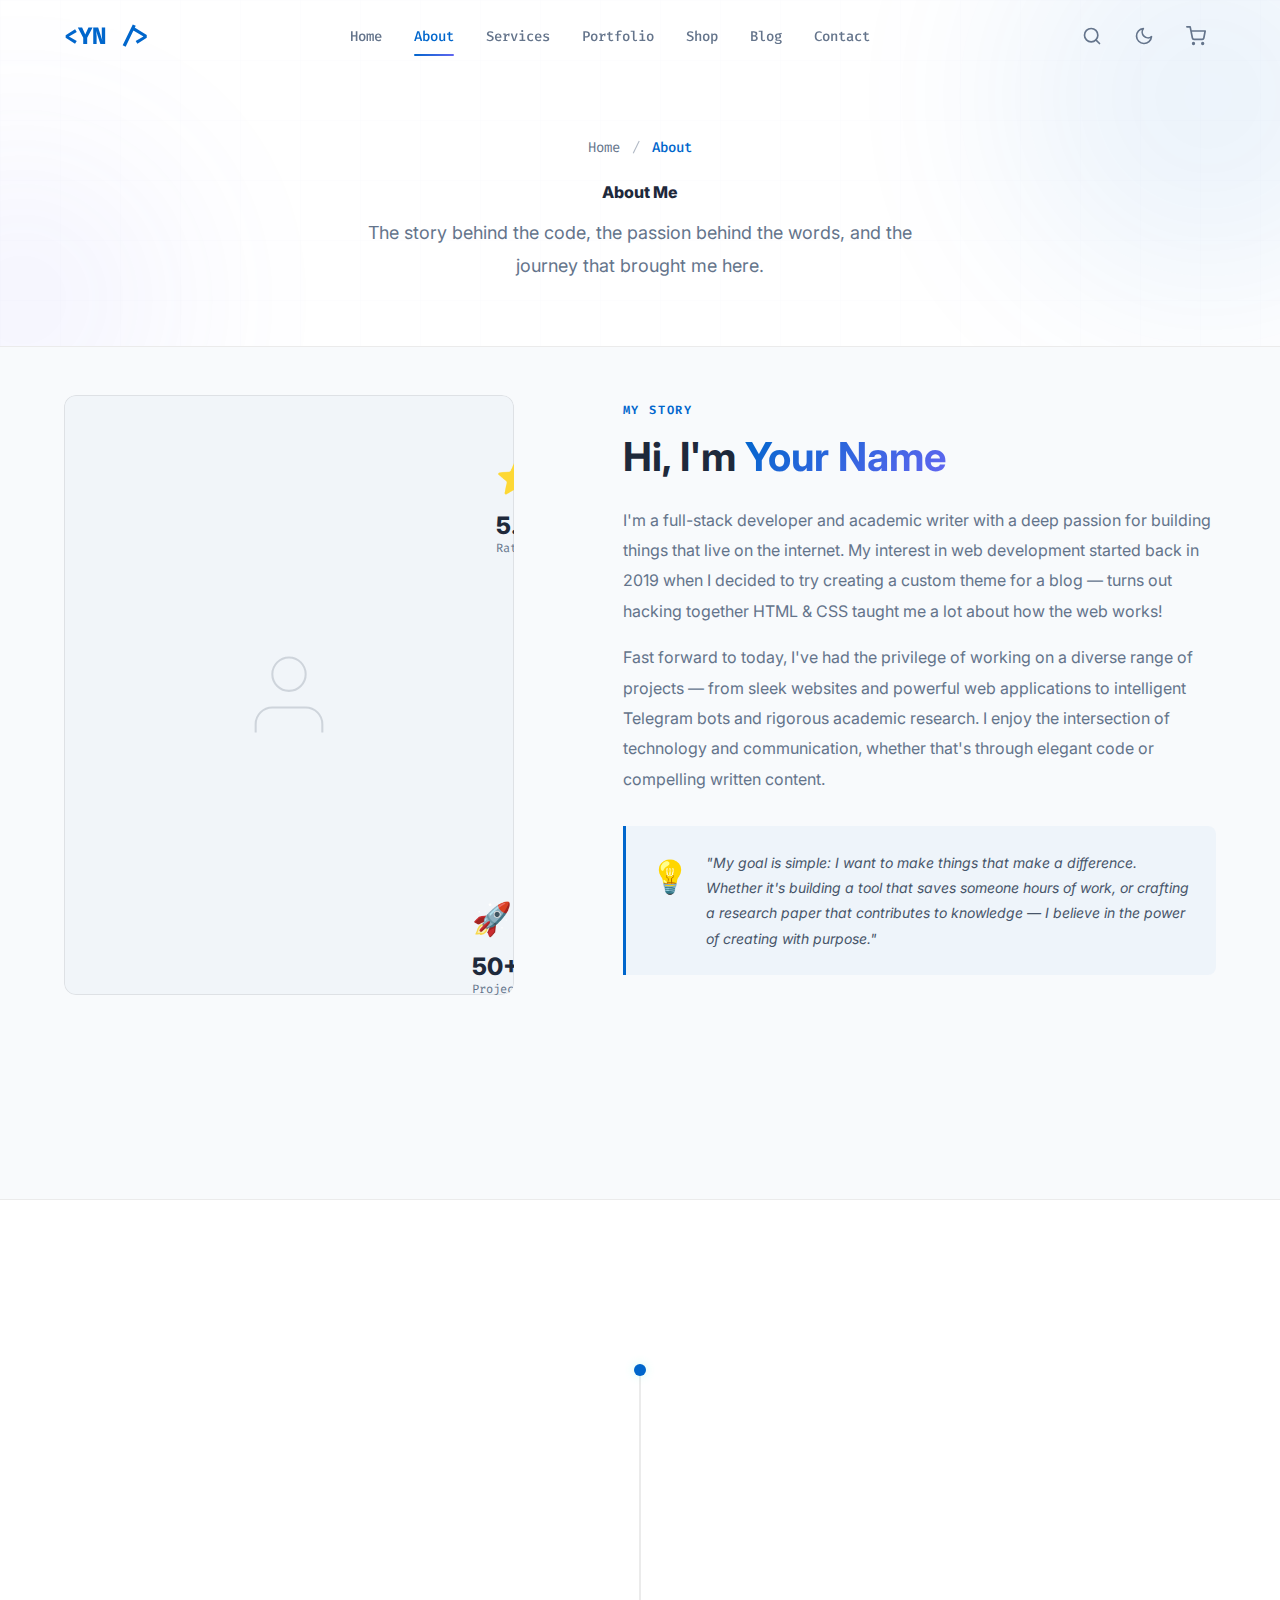
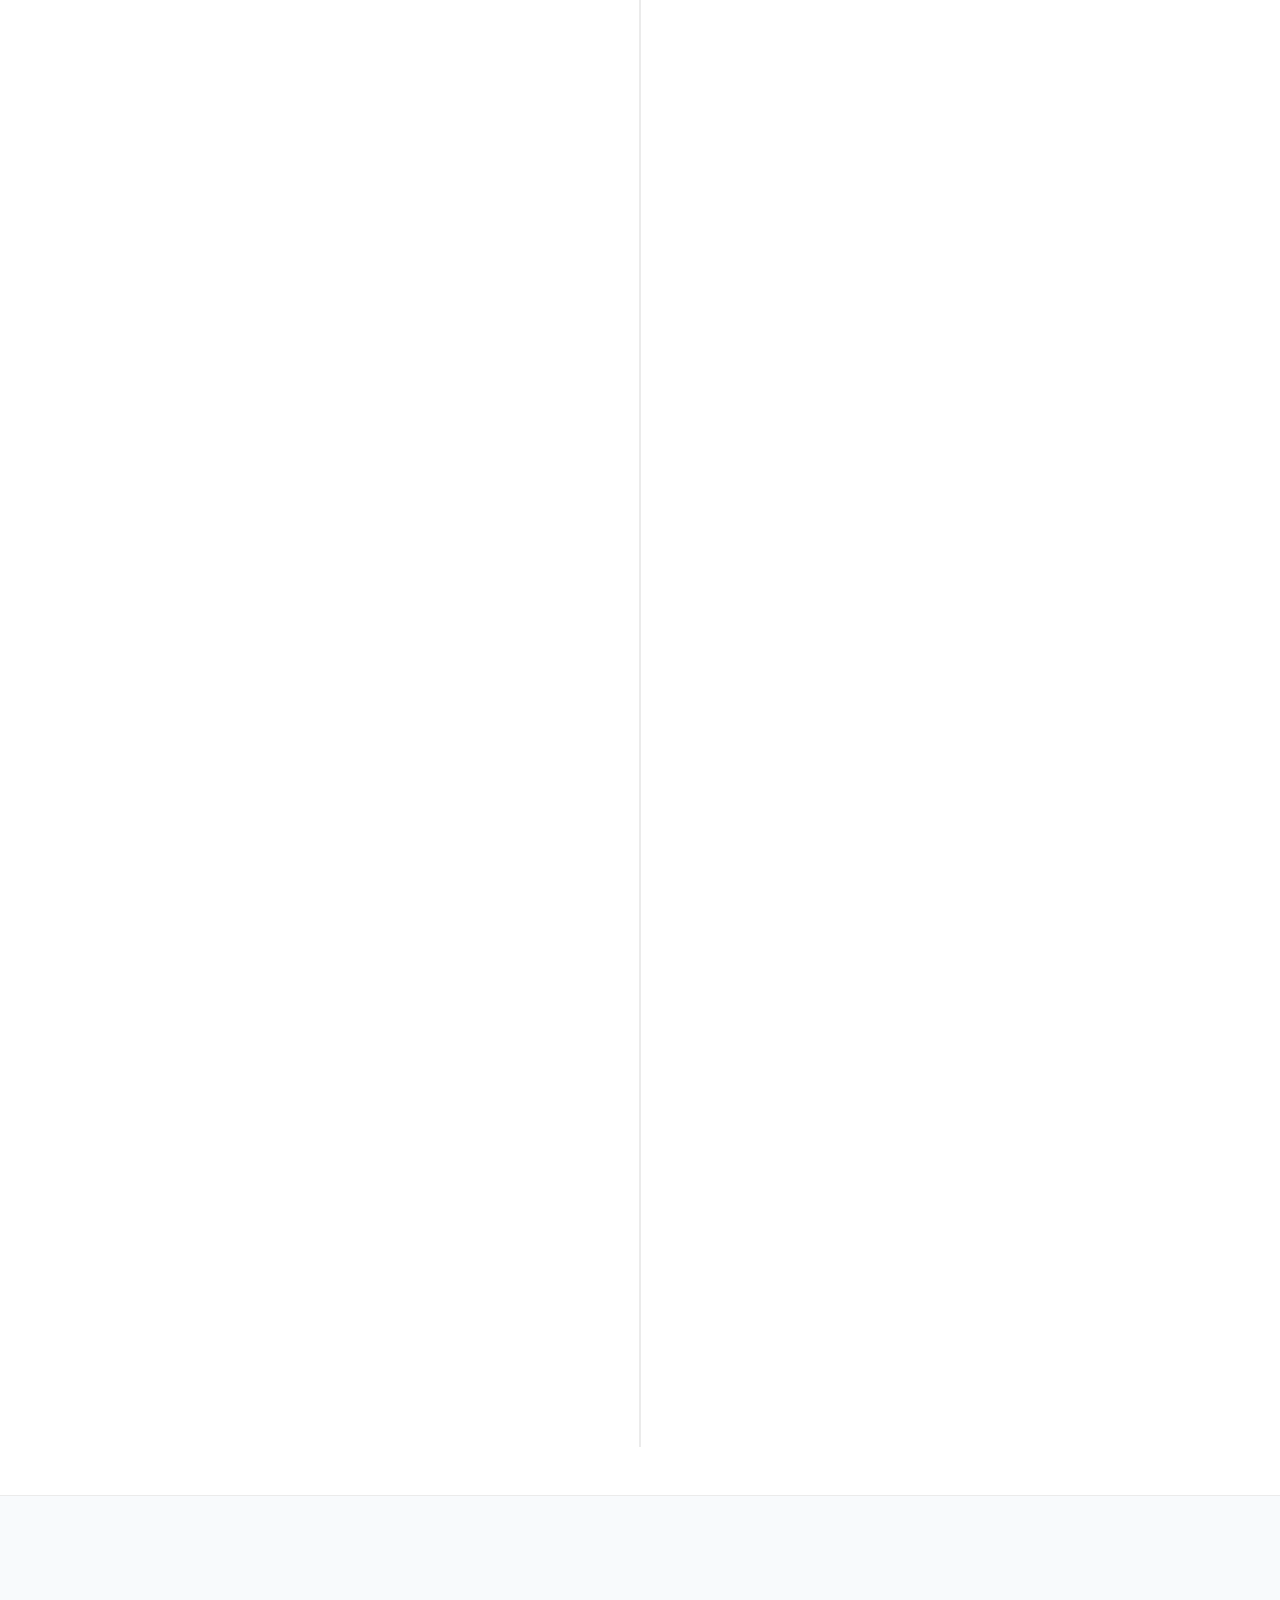
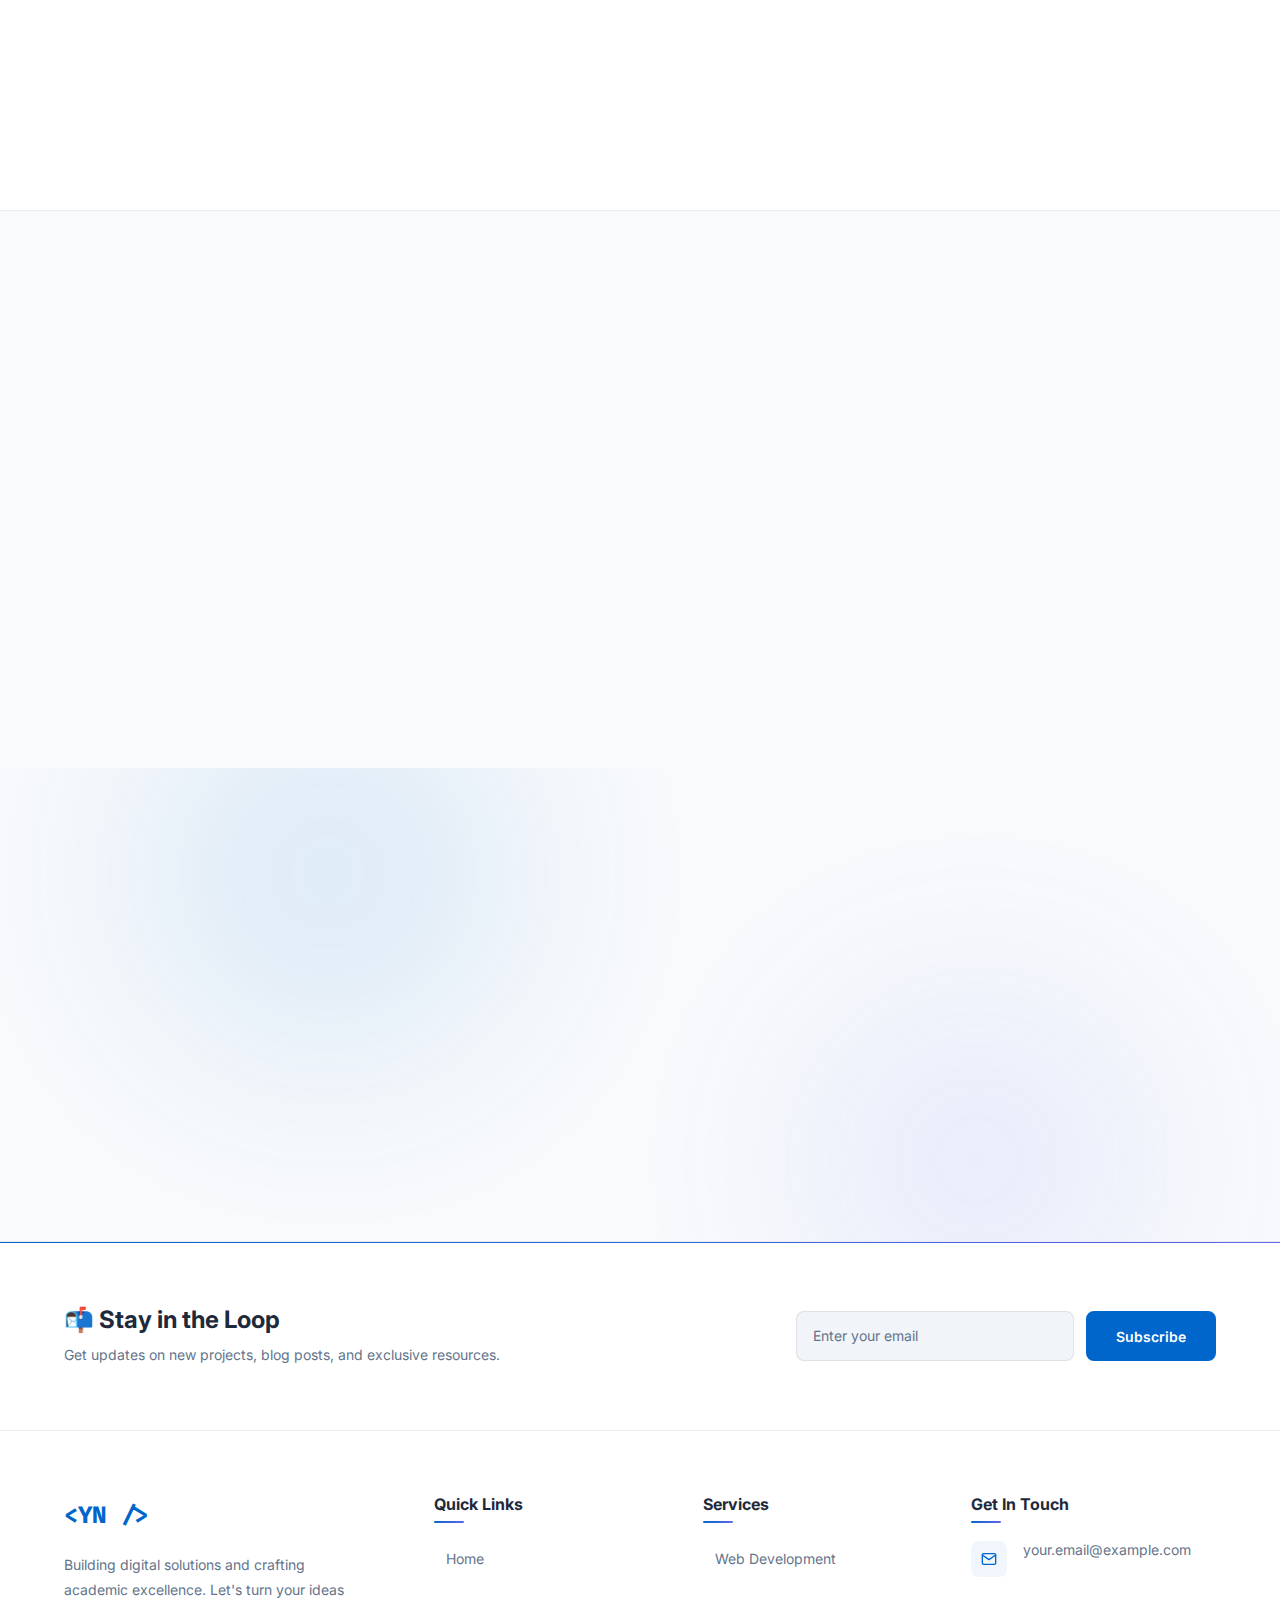
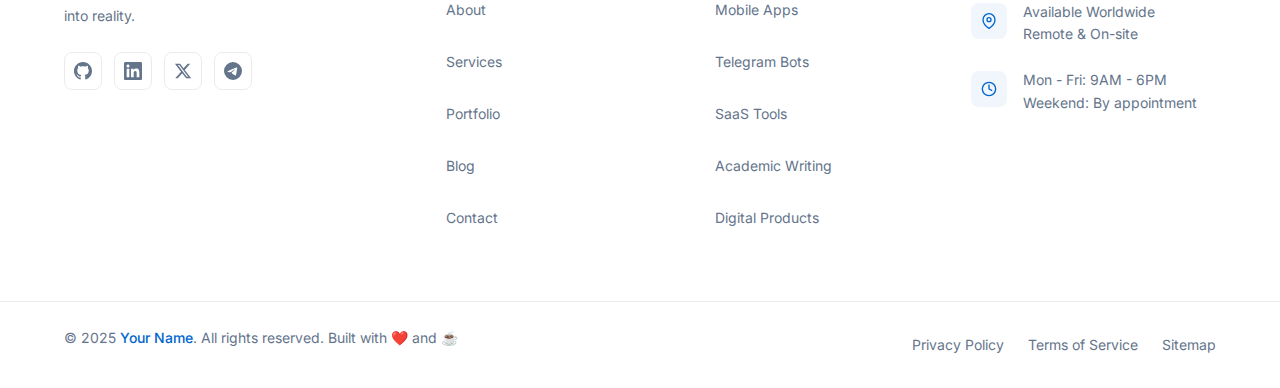
<file: about.html>
<!-- File: about.html -->
<!DOCTYPE html>
<html lang="en" data-theme="dark">
<head>
    <meta charset="UTF-8">
    <meta name="viewport" content="width=device-width, initial-scale=1.0">

    <!-- 🔧 CUSTOMIZE: Your name -->
    <title>About — Your Name | Developer & Writer</title>
    <meta name="description" content="Learn about my journey as a full-stack developer and academic writer. Discover my skills, experience, and what drives me to create.">
    <meta name="author" content="Your Name">

    <!-- Open Graph -->
    <meta property="og:title" content="About — Your Name">
    <meta property="og:description" content="My journey as a full-stack developer and academic writer.">
    <meta property="og:type" content="website">
    <meta property="og:url" content="https://yoursite.netlify.app/about.html">
    <meta property="og:image" content="images/og-image.jpg">
    <meta name="theme-color" content="#0a192f">
    <link rel="icon" type="image/x-icon" href="images/icons/favicon.ico">
    <link rel="manifest" href="manifest.json">
    <link rel="apple-touch-icon" href="images/icons/icon-192x192.png">
    <meta name="apple-mobile-web-app-capable" content="yes">
    <meta name="apple-mobile-web-app-status-bar-style" content="black-translucent">
    <!-- Google Fonts -->
    <link rel="preconnect" href="https://fonts.googleapis.com">
    <link rel="preconnect" href="https://fonts.gstatic.com" crossorigin>
    <link href="https://fonts.googleapis.com/css2?family=Inter:wght@300;400;500;600;700;800;900&family=Fira+Code:wght@400;500&display=swap" rel="stylesheet">

    <!-- Stylesheets -->
    <link rel="stylesheet" href="css/style.css">
    <link rel="stylesheet" href="css/components/animations.css">
    <link rel="stylesheet" href="css/components/buttons.css">
    <link rel="stylesheet" href="css/components/preloader.css">
    <link rel="stylesheet" href="css/components/header.css">
    <link rel="stylesheet" href="css/components/cards.css">
    <link rel="stylesheet" href="css/components/about.css">
    <link rel="stylesheet" href="css/components/footer.css">
    <link rel="stylesheet" href="css/components/command-palette.css">
    <link rel="stylesheet" href="css/components/cookie-consent.css">
    <link rel="stylesheet" href="css/components/notification-bar.css">
    <link rel="stylesheet" href="css/components/skeleton.css">
</head>

<body>
    <!-- Preloader -->
    <div class="preloader" id="preloader" aria-live="polite">
        <div class="preloader__content">
            <div class="preloader__spinner">
                <span class="preloader__logo">&lt;YN/&gt;</span>
            </div>
            <div class="preloader__text">Loading<span class="preloader__dots"><span class="preloader__dot"></span><span class="preloader__dot"></span><span class="preloader__dot"></span></span></div>
        </div>
    </div>

    <!-- Skip Link -->
    <a href="#main-content" class="skip-link">Skip to main content</a>

    <!-- Header -->
    <header class="header" id="header">
        <nav class="nav container" aria-label="Main navigation">
            <a href="index.html" class="nav__logo" aria-label="Home">
                <span class="logo-text">&lt;YN /&gt;</span>
            </a>
            <ul class="nav__menu" id="nav-menu" role="menubar">
                <li role="none"><a href="index.html" class="nav__link" role="menuitem">Home</a></li>
                <li role="none"><a href="about.html" class="nav__link active" role="menuitem">About</a></li>
                <li role="none"><a href="services.html" class="nav__link" role="menuitem">Services</a></li>
                <li role="none"><a href="portfolio.html" class="nav__link" role="menuitem">Portfolio</a></li>
                <li role="none"><a href="shop.html" class="nav__link" role="menuitem">Shop</a></li>
                <li role="none"><a href="blog.html" class="nav__link" role="menuitem">Blog</a></li>
                <li role="none"><a href="contact.html" class="nav__link" role="menuitem">Contact</a></li>
            </ul>
            <div class="nav__actions">
                <button class="nav__action-btn search-trigger" aria-label="Search site (Ctrl+K)" title="Search (Ctrl+K)">
                    <svg width="20" height="20" viewBox="0 0 24 24" fill="none" stroke="currentColor" stroke-width="2" stroke-linecap="round" stroke-linejoin="round"><circle cx="11" cy="11" r="8"></circle><line x1="21" y1="21" x2="16.65" y2="16.65"></line></svg>
                </button>
                <button class="nav__action-btn theme-toggle" id="theme-toggle" aria-label="Toggle dark/light mode" title="Toggle theme">
                    <svg class="theme-icon sun-icon" width="20" height="20" viewBox="0 0 24 24" fill="none" stroke="currentColor" stroke-width="2" stroke-linecap="round" stroke-linejoin="round"><circle cx="12" cy="12" r="5"></circle><line x1="12" y1="1" x2="12" y2="3"></line><line x1="12" y1="21" x2="12" y2="23"></line><line x1="4.22" y1="4.22" x2="5.64" y2="5.64"></line><line x1="18.36" y1="18.36" x2="19.78" y2="19.78"></line><line x1="1" y1="12" x2="3" y2="12"></line><line x1="21" y1="12" x2="23" y2="12"></line><line x1="4.22" y1="19.78" x2="5.64" y2="18.36"></line><line x1="18.36" y1="5.64" x2="19.78" y2="4.22"></line></svg>
                    <svg class="theme-icon moon-icon" width="20" height="20" viewBox="0 0 24 24" fill="none" stroke="currentColor" stroke-width="2" stroke-linecap="round" stroke-linejoin="round"><path d="M21 12.79A9 9 0 1 1 11.21 3 7 7 0 0 0 21 12.79z"></path></svg>
                </button>
                <a href="shop.html" class="nav__action-btn cart-btn" aria-label="Shopping cart" title="Cart">
                    <svg width="20" height="20" viewBox="0 0 24 24" fill="none" stroke="currentColor" stroke-width="2" stroke-linecap="round" stroke-linejoin="round"><circle cx="9" cy="21" r="1"></circle><circle cx="20" cy="21" r="1"></circle><path d="M1 1h4l2.68 13.39a2 2 0 0 0 2 1.61h9.72a2 2 0 0 0 2-1.61L23 6H6"></path></svg>
                    <span class="cart-count" id="cart-count" style="display:none;">0</span>
                </a>
                <button class="nav__toggle" id="nav-toggle" aria-label="Toggle navigation menu" aria-expanded="false" aria-controls="nav-menu">
                    <span class="hamburger-line"></span>
                    <span class="hamburger-line"></span>
                    <span class="hamburger-line"></span>
                </button>
            </div>
        </nav>
    </header>

    <!-- Main Content -->
    <main id="main-content">

        <!-- ============================================
             PAGE HEADER
             ============================================ -->
        <section class="page-header" aria-label="Page header">
            <div class="page-header__bg" aria-hidden="true">
                <div class="page-header__blob page-header__blob--1"></div>
                <div class="page-header__blob page-header__blob--2"></div>
                <div class="page-header__grid"></div>
            </div>
            <div class="container">
                <div class="page-header__content" data-animation="fade-in-up">
                    <nav class="breadcrumbs" aria-label="Breadcrumb">
                        <a href="index.html">Home</a>
                        <span class="breadcrumbs__separator" aria-hidden="true">/</span>
                        <span class="breadcrumbs__current" aria-current="page">About</span>
                    </nav>
                    <h1 class="page-header__title">About Me</h1>
                    <p class="page-header__subtitle">
                        The story behind the code, the passion behind the words,
                        and the journey that brought me here.
                    </p>
                </div>
            </div>
        </section>


        <!-- ============================================
             MY STORY SECTION
             ============================================ -->
        <section class="section" id="my-story" aria-labelledby="story-heading">
            <div class="container">
                <div class="about-story">
                    <!-- Image Column -->
                    <div class="about-story__image-col" data-animation="fade-in-right">
                        <div class="about-story__image-wrapper">
                            <!--
                                🔧 CUSTOMIZE: Replace with YOUR photo
                                <img src="images/about-photo.jpg" alt="Your Name" class="about-story__image">
                            -->
                            <div class="about-story__image-placeholder">
                                <svg width="100" height="100" viewBox="0 0 24 24" fill="none" stroke="currentColor" stroke-width="0.5" style="opacity:0.2"><path d="M20 21v-2a4 4 0 0 0-4-4H8a4 4 0 0 0-4 4v2"></path><circle cx="12" cy="7" r="4"></circle></svg>
                            </div>
                            <div class="about-story__image-frame" aria-hidden="true"></div>

                            <!-- Floating stat cards -->
                            <!-- 🔧 CUSTOMIZE: Your numbers -->
                            <div class="about-story__float-card about-story__float-card--1" aria-hidden="true">
                                <div class="about-story__float-card-icon">🚀</div>
                                <div class="about-story__float-card-number">50+</div>
                                <div class="about-story__float-card-label">Projects</div>
                            </div>
                            <div class="about-story__float-card about-story__float-card--2" aria-hidden="true">
                                <div class="about-story__float-card-icon">⭐</div>
                                <div class="about-story__float-card-number">5.0</div>
                                <div class="about-story__float-card-label">Rating</div>
                            </div>
                        </div>
                    </div>

                    <!-- Content Column -->
                    <div class="about-story__content">
                        <span class="section__label" data-animation="fade-in-up">My Story</span>
                        <!-- 🔧 CUSTOMIZE: Your name -->
                        <h2 id="story-heading" data-animation="fade-in-up" data-delay="100">
                            Hi, I'm <span class="text-gradient">Your Name</span>
                        </h2>

                        <!-- 🔧 CUSTOMIZE: Write YOUR story — be authentic and personal -->
                        <p class="about-story__text" data-animation="fade-in-up" data-delay="200">
                            I'm a full-stack developer and academic writer with a deep passion
                            for building things that live on the internet. My interest in web
                            development started back in 2019 when I decided to try creating
                            a custom theme for a blog — turns out hacking together HTML & CSS
                            taught me a lot about how the web works!
                        </p>

                        <p class="about-story__text" data-animation="fade-in-up" data-delay="300">
                            Fast forward to today, I've had the privilege of working on a
                            diverse range of projects — from sleek websites and powerful web
                            applications to intelligent Telegram bots and rigorous academic
                            research. I enjoy the intersection of technology and communication,
                            whether that's through elegant code or compelling written content.
                        </p>

                        <div class="about-story__highlight" data-animation="fade-in-up" data-delay="400">
                            <span class="about-story__highlight-icon">💡</span>
                            <p class="about-story__highlight-text">
                                "My goal is simple: I want to make things that make a difference.
                                Whether it's building a tool that saves someone hours of work,
                                or crafting a research paper that contributes to knowledge — I
                                believe in the power of creating with purpose."
                            </p>
                        </div>

                        <!-- 🔧 CUSTOMIZE: Your personal details -->
                        <div class="about-story__info-grid" data-animation="fade-in-up" data-delay="500">
                            <div class="about-story__info-item">
                                <span class="about-story__info-label">Name:</span>
                                <span class="about-story__info-value">Your Full Name</span>
                            </div>
                            <div class="about-story__info-item">
                                <span class="about-story__info-label">Location:</span>
                                <span class="about-story__info-value">Your City, Country</span>
                            </div>
                            <div class="about-story__info-item">
                                <span class="about-story__info-label">Email:</span>
                                <span class="about-story__info-value">your@email.com</span>
                            </div>
                            <div class="about-story__info-item">
                                <span class="about-story__info-label">Status:</span>
                                <span class="about-story__info-value" style="color: #22c55e;">Available for hire</span>
                            </div>
                        </div>

                        <div class="btn-group" data-animation="fade-in-up" data-delay="600">
                            <a href="contact.html" class="btn btn--primary">
                                <span>Hire Me</span>
                                <svg width="18" height="18" viewBox="0 0 24 24" fill="none" stroke="currentColor" stroke-width="2" stroke-linecap="round" stroke-linejoin="round"><line x1="5" y1="12" x2="19" y2="12"></line><polyline points="12 5 19 12 12 19"></polyline></svg>
                            </a>
                            <a href="#cv-download" class="btn btn--outline">
                                <span>Download CV</span>
                            </a>
                        </div>
                    </div>
                </div>
            </div>
        </section>


        <!-- ============================================
             EXPERIENCE TIMELINE
             ============================================ -->
        <section class="section" id="experience" aria-labelledby="experience-heading" style="background: var(--bg-secondary); border-top: 1px solid var(--border-color); border-bottom: 1px solid var(--border-color);">
            <div class="container">
                <div class="section__header" data-animation="fade-in-up">
                    <span class="section__label">Experience</span>
                    <h2 class="section__title" id="experience-heading">My Journey</h2>
                    <p class="section__subtitle">A timeline of my professional milestones and growth.</p>
                </div>

                <!-- 🔧 CUSTOMIZE: Replace with YOUR experience/education -->
                <div class="timeline">

                    <div class="timeline__item" data-animation="fade-in-up">
                        <div class="timeline__dot"></div>
                        <div class="timeline__card">
                            <span class="timeline__date">2023 — Present</span>
                            <h3 class="timeline__title">Senior Freelance Developer</h3>
                            <p class="timeline__company">Self-Employed</p>
                            <p class="timeline__description">
                                Leading complex web development projects, building SaaS tools,
                                and creating Telegram bots for clients worldwide. Managing all
                                aspects from design to deployment.
                            </p>
                        </div>
                    </div>

                    <div class="timeline__item" data-animation="fade-in-up" data-delay="100">
                        <div class="timeline__dot"></div>
                        <div class="timeline__card">
                            <span class="timeline__date">2021 — 2023</span>
                            <h3 class="timeline__title">Full-Stack Developer</h3>
                            <p class="timeline__company">TechCorp Solutions</p>
                            <p class="timeline__description">
                                Developed and maintained multiple client-facing web applications.
                                Implemented RESTful APIs, database architectures, and responsive
                                frontend interfaces.
                            </p>
                        </div>
                    </div>

                    <div class="timeline__item" data-animation="fade-in-up" data-delay="200">
                        <div class="timeline__dot"></div>
                        <div class="timeline__card">
                            <span class="timeline__date">2020 — 2021</span>
                            <h3 class="timeline__title">Academic Research Writer</h3>
                            <p class="timeline__company">Freelance</p>
                            <p class="timeline__description">
                                Started offering academic writing services alongside development.
                                Completed 50+ dissertations, theses, and research papers across
                                multiple disciplines.
                            </p>
                        </div>
                    </div>

                    <div class="timeline__item" data-animation="fade-in-up" data-delay="300">
                        <div class="timeline__dot"></div>
                        <div class="timeline__card">
                            <span class="timeline__date">2019 — 2020</span>
                            <h3 class="timeline__title">Junior Web Developer</h3>
                            <p class="timeline__company">Digital Agency XYZ</p>
                            <p class="timeline__description">
                                Started my development career building WordPress sites,
                                landing pages, and learning modern JavaScript frameworks.
                                This is where my passion for clean code was born.
                            </p>
                        </div>
                    </div>

                    <div class="timeline__item" data-animation="fade-in-up" data-delay="400">
                        <div class="timeline__dot"></div>
                        <div class="timeline__card">
                            <span class="timeline__date">2015 — 2019</span>
                            <h3 class="timeline__title">Bachelor's in Computer Science</h3>
                            <p class="timeline__company">University of Technology</p>
                            <p class="timeline__description">
                                Studied algorithms, data structures, software engineering, and
                                web technologies. Graduated with honors and a passion for
                                building digital solutions.
                            </p>
                        </div>
                    </div>

                </div>
            </div>
        </section>


        <!-- ============================================
             SKILLS & TECH STACK
             ============================================ -->
        <section class="section" id="skills" aria-labelledby="skills-heading">
            <div class="container">
                <div class="section__header" data-animation="fade-in-up">
                    <span class="section__label">Skills</span>
                    <h2 class="section__title" id="skills-heading">My Tech Stack</h2>
                    <p class="section__subtitle">Technologies and tools I work with daily to bring projects to life.</p>
                </div>

                <!--
                    🔧 CUSTOMIZE: Replace skills and percentages with YOUR actual skills
                    The --skill-level CSS variable controls how far the progress bar fills.
                    Set it to your honest proficiency level (e.g., 90%, 75%, etc.)
                -->
                <div class="skills-grid">

                    <!-- Frontend Skills -->
                    <div class="skill-category" data-animation="fade-in-up">
                        <div class="skill-category__header">
                            <div class="skill-category__icon">
                                <svg width="22" height="22" viewBox="0 0 24 24" fill="none" stroke="currentColor" stroke-width="2" stroke-linecap="round" stroke-linejoin="round"><polyline points="16 18 22 12 16 6"></polyline><polyline points="8 6 2 12 8 18"></polyline></svg>
                            </div>
                            <h3 class="skill-category__title">Frontend</h3>
                        </div>

                        <div class="skill-item">
                            <div class="skill-item__header">
                                <span class="skill-item__name">HTML5 & CSS3</span>
                                <span class="skill-item__percentage">95%</span>
                            </div>
                            <div class="skill-item__bar">
                                <div class="skill-item__fill" style="--skill-level: 95%"></div>
                            </div>
                        </div>

                        <div class="skill-item">
                            <div class="skill-item__header">
                                <span class="skill-item__name">JavaScript (ES6+)</span>
                                <span class="skill-item__percentage">90%</span>
                            </div>
                            <div class="skill-item__bar">
                                <div class="skill-item__fill" style="--skill-level: 90%"></div>
                            </div>
                        </div>

                        <div class="skill-item">
                            <div class="skill-item__header">
                                <span class="skill-item__name">React / Vue.js</span>
                                <span class="skill-item__percentage">85%</span>
                            </div>
                            <div class="skill-item__bar">
                                <div class="skill-item__fill" style="--skill-level: 85%"></div>
                            </div>
                        </div>

                        <div class="skill-item">
                            <div class="skill-item__header">
                                <span class="skill-item__name">Responsive Design</span>
                                <span class="skill-item__percentage">95%</span>
                            </div>
                            <div class="skill-item__bar">
                                <div class="skill-item__fill" style="--skill-level: 95%"></div>
                            </div>
                        </div>
                    </div>

                    <!-- Backend Skills -->
                    <div class="skill-category" data-animation="fade-in-up" data-delay="100">
                        <div class="skill-category__header">
                            <div class="skill-category__icon">
                                <svg width="22" height="22" viewBox="0 0 24 24" fill="none" stroke="currentColor" stroke-width="2" stroke-linecap="round" stroke-linejoin="round"><rect x="2" y="2" width="20" height="8" rx="2" ry="2"></rect><rect x="2" y="14" width="20" height="8" rx="2" ry="2"></rect><line x1="6" y1="6" x2="6.01" y2="6"></line><line x1="6" y1="18" x2="6.01" y2="18"></line></svg>
                            </div>
                            <h3 class="skill-category__title">Backend</h3>
                        </div>

                        <div class="skill-item">
                            <div class="skill-item__header">
                                <span class="skill-item__name">Node.js / Express</span>
                                <span class="skill-item__percentage">85%</span>
                            </div>
                            <div class="skill-item__bar">
                                <div class="skill-item__fill" style="--skill-level: 85%"></div>
                            </div>
                        </div>

                        <div class="skill-item">
                            <div class="skill-item__header">
                                <span class="skill-item__name">Python / Django</span>
                                <span class="skill-item__percentage">80%</span>
                            </div>
                            <div class="skill-item__bar">
                                <div class="skill-item__fill" style="--skill-level: 80%"></div>
                            </div>
                        </div>

                        <div class="skill-item">
                            <div class="skill-item__header">
                                <span class="skill-item__name">REST APIs / GraphQL</span>
                                <span class="skill-item__percentage">88%</span>
                            </div>
                            <div class="skill-item__bar">
                                <div class="skill-item__fill" style="--skill-level: 88%"></div>
                            </div>
                        </div>

                        <div class="skill-item">
                            <div class="skill-item__header">
                                <span class="skill-item__name">Databases (SQL/NoSQL)</span>
                                <span class="skill-item__percentage">82%</span>
                            </div>
                            <div class="skill-item__bar">
                                <div class="skill-item__fill" style="--skill-level: 82%"></div>
                            </div>
                        </div>
                    </div>

                    <!-- Tools & DevOps -->
                    <div class="skill-category" data-animation="fade-in-up" data-delay="200">
                        <div class="skill-category__header">
                            <div class="skill-category__icon">
                                <svg width="22" height="22" viewBox="0 0 24 24" fill="none" stroke="currentColor" stroke-width="2" stroke-linecap="round" stroke-linejoin="round"><path d="M14.7 6.3a1 1 0 0 0 0 1.4l1.6 1.6a1 1 0 0 0 1.4 0l3.77-3.77a6 6 0 0 1-7.94 7.94l-6.91 6.91a2.12 2.12 0 0 1-3-3l6.91-6.91a6 6 0 0 1 7.94-7.94l-3.76 3.76z"></path></svg>
                            </div>
                            <h3 class="skill-category__title">Tools & DevOps</h3>
                        </div>

                        <div class="skill-item">
                            <div class="skill-item__header">
                                <span class="skill-item__name">Git / GitHub</span>
                                <span class="skill-item__percentage">90%</span>
                            </div>
                            <div class="skill-item__bar">
                                <div class="skill-item__fill" style="--skill-level: 90%"></div>
                            </div>
                        </div>

                        <div class="skill-item">
                            <div class="skill-item__header">
                                <span class="skill-item__name">Docker / CI/CD</span>
                                <span class="skill-item__percentage">70%</span>
                            </div>
                            <div class="skill-item__bar">
                                <div class="skill-item__fill" style="--skill-level: 70%"></div>
                            </div>
                        </div>

                        <div class="skill-item">
                            <div class="skill-item__header">
                                <span class="skill-item__name">Netlify / Vercel</span>
                                <span class="skill-item__percentage">88%</span>
                            </div>
                            <div class="skill-item__bar">
                                <div class="skill-item__fill" style="--skill-level: 88%"></div>
                            </div>
                        </div>

                        <div class="skill-item">
                            <div class="skill-item__header">
                                <span class="skill-item__name">Telegram Bot API</span>
                                <span class="skill-item__percentage">92%</span>
                            </div>
                            <div class="skill-item__bar">
                                <div class="skill-item__fill" style="--skill-level: 92%"></div>
                            </div>
                        </div>
                    </div>

                    <!-- Writing & Research -->
                    <div class="skill-category" data-animation="fade-in-up" data-delay="300">
                        <div class="skill-category__header">
                            <div class="skill-category__icon">
                                <svg width="22" height="22" viewBox="0 0 24 24" fill="none" stroke="currentColor" stroke-width="2" stroke-linecap="round" stroke-linejoin="round"><path d="M12 20h9"></path><path d="M16.5 3.5a2.121 2.121 0 0 1 3 3L7 19l-4 1 1-4L16.5 3.5z"></path></svg>
                            </div>
                            <h3 class="skill-category__title">Writing & Research</h3>
                        </div>

                        <div class="skill-item">
                            <div class="skill-item__header">
                                <span class="skill-item__name">Academic Research</span>
                                <span class="skill-item__percentage">92%</span>
                            </div>
                            <div class="skill-item__bar">
                                <div class="skill-item__fill" style="--skill-level: 92%"></div>
                            </div>
                        </div>

                        <div class="skill-item">
                            <div class="skill-item__header">
                                <span class="skill-item__name">Dissertation Writing</span>
                                <span class="skill-item__percentage">90%</span>
                            </div>
                            <div class="skill-item__bar">
                                <div class="skill-item__fill" style="--skill-level: 90%"></div>
                            </div>
                        </div>

                        <div class="skill-item">
                            <div class="skill-item__header">
                                <span class="skill-item__name">Technical Writing</span>
                                <span class="skill-item__percentage">88%</span>
                            </div>
                            <div class="skill-item__bar">
                                <div class="skill-item__fill" style="--skill-level: 88%"></div>
                            </div>
                        </div>

                        <div class="skill-item">
                            <div class="skill-item__header">
                                <span class="skill-item__name">Content Strategy</span>
                                <span class="skill-item__percentage">85%</span>
                            </div>
                            <div class="skill-item__bar">
                                <div class="skill-item__fill" style="--skill-level: 85%"></div>
                            </div>
                        </div>
                    </div>
                </div>

                <!-- Tech Stack Icons -->
                <div class="section__header" style="margin-top: var(--space-3xl);" data-animation="fade-in-up">
                    <h3 class="section__title" style="font-size: var(--fs-2xl);">Technologies I Use</h3>
                </div>

                <!-- 🔧 CUSTOMIZE: Replace with YOUR tech stack -->
                <div class="tech-stack-grid" data-animation="fade-in-up">
                    <div class="tech-item"><span class="tech-item__icon">⚡</span><span class="tech-item__name">JavaScript</span></div>
                    <div class="tech-item"><span class="tech-item__icon">🐍</span><span class="tech-item__name">Python</span></div>
                    <div class="tech-item"><span class="tech-item__icon">⚛️</span><span class="tech-item__name">React</span></div>
                    <div class="tech-item"><span class="tech-item__icon">💚</span><span class="tech-item__name">Vue.js</span></div>
                    <div class="tech-item"><span class="tech-item__icon">🟢</span><span class="tech-item__name">Node.js</span></div>
                    <div class="tech-item"><span class="tech-item__icon">🎨</span><span class="tech-item__name">CSS3</span></div>
                    <div class="tech-item"><span class="tech-item__icon">📱</span><span class="tech-item__name">React Native</span></div>
                    <div class="tech-item"><span class="tech-item__icon">🤖</span><span class="tech-item__name">Telegram API</span></div>
                    <div class="tech-item"><span class="tech-item__icon">🐙</span><span class="tech-item__name">Git</span></div>
                    <div class="tech-item"><span class="tech-item__icon">🗄️</span><span class="tech-item__name">MongoDB</span></div>
                    <div class="tech-item"><span class="tech-item__icon">🐘</span><span class="tech-item__name">PostgreSQL</span></div>
                    <div class="tech-item"><span class="tech-item__icon">▲</span><span class="tech-item__name">Netlify</span></div>
                </div>
            </div>
        </section>


        <!-- ============================================
             FUN FACTS / BEYOND THE CODE
             ============================================ -->
        <section class="section" id="fun-facts" aria-labelledby="fun-facts-heading" style="background: var(--bg-secondary); border-top: 1px solid var(--border-color); border-bottom: 1px solid var(--border-color);">
            <div class="container">
                <div class="section__header" data-animation="fade-in-up">
                    <span class="section__label">Beyond the Code</span>
                    <h2 class="section__title" id="fun-facts-heading">Fun Facts About Me</h2>
                    <p class="section__subtitle">There's more to me than code and research papers!</p>
                </div>

                <!-- 🔧 CUSTOMIZE: Replace with YOUR fun facts and interests -->
                <div class="fun-facts-grid">
                    <div class="fun-fact-card" data-animation="fade-in-up" data-delay="100">
                        <span class="fun-fact-card__emoji">☕</span>
                        <h3 class="fun-fact-card__title">Coffee Powered</h3>
                        <p class="fun-fact-card__text">I've consumed approximately 2,000+ cups of coffee while coding. It's basically a fuel source at this point.</p>
                    </div>
                    <div class="fun-fact-card" data-animation="fade-in-up" data-delay="200">
                        <span class="fun-fact-card__emoji">🌍</span>
                        <h3 class="fun-fact-card__title">Remote Worker</h3>
                        <p class="fun-fact-card__text">I've worked with clients from 15+ countries. Time zones are just a number when you love what you do.</p>
                    </div>
                    <div class="fun-fact-card" data-animation="fade-in-up" data-delay="300">
                        <span class="fun-fact-card__emoji">📚</span>
                        <h3 class="fun-fact-card__title">Lifelong Learner</h3>
                        <p class="fun-fact-card__text">I complete at least 5 online courses per year. Currently diving deep into AI and machine learning.</p>
                    </div>
                    <div class="fun-fact-card" data-animation="fade-in-up" data-delay="400">
                        <span class="fun-fact-card__emoji">🎮</span>
                        <h3 class="fun-fact-card__title">Gamer at Heart</h3>
                        <p class="fun-fact-card__text">When I'm not coding, you'll find me exploring open-world games. They inspire my creative problem-solving!</p>
                    </div>
                </div>
            </div>
        </section>


        <!-- ============================================
             CV DOWNLOAD CTA
             ============================================ -->
        <section class="section" id="cv-download" aria-labelledby="cv-heading">
            <div class="container">
                <div class="cv-cta" data-animation="scale-up">
                    <div class="cv-cta__icon">
                        <svg width="28" height="28" viewBox="0 0 24 24" fill="none" stroke="var(--accent-primary)" stroke-width="2" stroke-linecap="round" stroke-linejoin="round">
                            <path d="M21 15v4a2 2 0 0 1-2 2H5a2 2 0 0 1-2-2v-4"></path>
                            <polyline points="7 10 12 15 17 10"></polyline>
                            <line x1="12" y1="15" x2="12" y2="3"></line>
                        </svg>
                    </div>
                    <h2 class="cv-cta__title" id="cv-heading">Download My CV</h2>
                    <p class="cv-cta__text">
                        Want a detailed look at my experience, education, and skills?
                        Download my resume and let's discuss how I can help with your project.
                    </p>
                    <!--
                        🔧 CUSTOMIZE: Replace "#" with the actual path to your CV file
                        Upload your CV (PDF) to the project root or images/ folder
                        Example: href="Your-Name-CV.pdf"
                        Add download attribute to force download instead of opening in browser
                    -->
                    <a href="#" class="btn btn--primary btn--lg" download>
                        <svg width="20" height="20" viewBox="0 0 24 24" fill="none" stroke="currentColor" stroke-width="2" stroke-linecap="round" stroke-linejoin="round">
                            <path d="M21 15v4a2 2 0 0 1-2 2H5a2 2 0 0 1-2-2v-4"></path>
                            <polyline points="7 10 12 15 17 10"></polyline>
                            <line x1="12" y1="15" x2="12" y2="3"></line>
                        </svg>
                        <span>Download Resume</span>
                    </a>
                    <div class="cv-cta__formats">
                        <span>Available in: PDF</span>
                    </div>
                </div>
            </div>
        </section>


        <!-- CTA Section (same as home page) -->
        <section class="section cta-section" id="cta" aria-labelledby="cta-heading-about">
            <div class="cta-section__bg" aria-hidden="true">
                <div class="cta-section__blob cta-section__blob--1"></div>
                <div class="cta-section__blob cta-section__blob--2"></div>
            </div>
            <div class="container">
                <div class="cta-section__content" data-animation="scale-up">
                    <h2 class="cta-section__title" id="cta-heading-about">Convinced Yet?<br><span class="text-gradient">Let's Work Together.</span></h2>
                    <p class="cta-section__text">I'd love to hear about your project. Let's start a conversation and see how I can help.</p>
                    <div class="cta-section__actions">
                        <a href="contact.html" class="btn btn--primary btn--lg"><span>Get In Touch</span> <svg width="20" height="20" viewBox="0 0 24 24" fill="none" stroke="currentColor" stroke-width="2" stroke-linecap="round" stroke-linejoin="round"><line x1="5" y1="12" x2="19" y2="12"></line><polyline points="12 5 19 12 12 19"></polyline></svg></a>
                        <a href="services.html" class="btn btn--outline btn--lg"><span>View Services</span></a>
                    </div>
                    <p class="cta-section__availability"><span class="cta-section__status-dot" aria-hidden="true"></span> Currently available for new projects</p>
                </div>
            </div>
        </section>

    </main>

    <!-- Footer (identical to index.html) -->
    <footer class="footer" id="footer">
        <div class="footer__newsletter">
            <div class="container">
                <div class="footer__newsletter-inner">
                    <div class="footer__newsletter-text"><h3>📬 Stay in the Loop</h3><p>Get updates on new projects, blog posts, and exclusive resources.</p></div>
                    <form class="footer__newsletter-form" name="newsletter" method="POST" data-netlify="true" netlify-honeypot="bot-field">
                        <input type="hidden" name="form-name" value="newsletter"><p class="sr-only"><label>Don't fill this out: <input name="bot-field"></label></p>
                        <input type="email" name="email" class="footer__newsletter-input" placeholder="Enter your email" required aria-label="Email address for newsletter">
                        <button type="submit" class="btn btn--primary">Subscribe</button>
                    </form>
                </div>
            </div>
        </div>
        <div class="footer__main">
            <div class="container">
                <div class="footer__grid">
                    <div class="footer__column">
                        <a href="index.html" class="footer__brand-logo">&lt;YN /&gt;</a>
                        <p class="footer__brand-description">Building digital solutions and crafting academic excellence. Let's turn your ideas into reality.</p>
                        <div class="footer__social-links">
                            <a href="#" class="footer__social-link" aria-label="GitHub" target="_blank" rel="noopener noreferrer"><svg width="18" height="18" viewBox="0 0 24 24" fill="currentColor"><path d="M12 0c-6.626 0-12 5.373-12 12 0 5.302 3.438 9.8 8.207 11.387.599.111.793-.261.793-.577v-2.234c-3.338.726-4.033-1.416-4.033-1.416-.546-1.387-1.333-1.756-1.333-1.756-1.089-.745.083-.729.083-.729 1.205.084 1.839 1.237 1.839 1.237 1.07 1.834 2.807 1.304 3.492.997.107-.775.418-1.305.762-1.604-2.665-.305-5.467-1.334-5.467-5.931 0-1.311.469-2.381 1.236-3.221-.124-.303-.535-1.524.117-3.176 0 0 1.008-.322 3.301 1.23.957-.266 1.983-.399 3.003-.404 1.02.005 2.047.138 3.006.404 2.291-1.552 3.297-1.23 3.297-1.23.653 1.653.242 2.874.118 3.176.77.84 1.235 1.911 1.235 3.221 0 4.609-2.807 5.624-5.479 5.921.43.372.823 1.102.823 2.222v3.293c0 .319.192.694.801.576 4.765-1.589 8.199-6.086 8.199-11.386 0-6.627-5.373-12-12-12z"/></svg></a>
                            <a href="#" class="footer__social-link" aria-label="LinkedIn" target="_blank" rel="noopener noreferrer"><svg width="18" height="18" viewBox="0 0 24 24" fill="currentColor"><path d="M20.447 20.452h-3.554v-5.569c0-1.328-.027-3.037-1.852-3.037-1.853 0-2.136 1.445-2.136 2.939v5.667H9.351V9h3.414v1.561h.046c.477-.9 1.637-1.85 3.37-1.85 3.601 0 4.267 2.37 4.267 5.455v6.286zM5.337 7.433c-1.144 0-2.063-.926-2.063-2.065 0-1.138.92-2.063 2.063-2.063 1.14 0 2.064.925 2.064 2.063 0 1.139-.925 2.065-2.064 2.065zm1.782 13.019H3.555V9h3.564v11.452zM22.225 0H1.771C.792 0 0 .774 0 1.729v20.542C0 23.227.792 24 1.771 24h20.451C23.2 24 24 23.227 24 22.271V1.729C24 .774 23.2 0 22.222 0h.003z"/></svg></a>
                            <a href="#" class="footer__social-link" aria-label="Twitter / X" target="_blank" rel="noopener noreferrer"><svg width="18" height="18" viewBox="0 0 24 24" fill="currentColor"><path d="M18.244 2.25h3.308l-7.227 8.26 8.502 11.24H16.17l-5.214-6.817L4.99 21.75H1.68l7.73-8.835L1.254 2.25H8.08l4.713 6.231zm-1.161 17.52h1.833L7.084 4.126H5.117z"/></svg></a>
                            <a href="#" class="footer__social-link" aria-label="Telegram" target="_blank" rel="noopener noreferrer"><svg width="18" height="18" viewBox="0 0 24 24" fill="currentColor"><path d="M11.944 0A12 12 0 0 0 0 12a12 12 0 0 0 12 12 12 12 0 0 0 12-12A12 12 0 0 0 12 0a12 12 0 0 0-.056 0zm4.962 7.224c.1-.002.321.023.465.14a.506.506 0 0 1 .171.325c.016.093.036.306.02.472-.18 1.898-.962 6.502-1.36 8.627-.168.9-.499 1.201-.82 1.23-.696.065-1.225-.46-1.9-.902-1.056-.693-1.653-1.124-2.678-1.8-1.185-.78-.417-1.21.258-1.91.177-.184 3.247-2.977 3.307-3.23.007-.032.014-.15-.056-.212s-.174-.041-.249-.024c-.106.024-1.793 1.14-5.061 3.345-.48.33-.913.49-1.302.48-.428-.008-1.252-.241-1.865-.44-.752-.245-1.349-.374-1.297-.789.027-.216.325-.437.893-.663 3.498-1.524 5.83-2.529 6.998-3.014 3.332-1.386 4.025-1.627 4.476-1.635z"/></svg></a>
                        </div>
                    </div>
                    <div class="footer__column">
                        <h4 class="footer__column-title">Quick Links</h4>
                        <nav class="footer__links" aria-label="Footer quick links"><a href="index.html" class="footer__link">Home</a><a href="about.html" class="footer__link">About</a><a href="services.html" class="footer__link">Services</a><a href="portfolio.html" class="footer__link">Portfolio</a><a href="blog.html" class="footer__link">Blog</a><a href="contact.html" class="footer__link">Contact</a></nav>
                    </div>
                    <div class="footer__column">
                        <h4 class="footer__column-title">Services</h4>
                        <nav class="footer__links" aria-label="Footer services links"><a href="services.html#web-development" class="footer__link">Web Development</a><a href="services.html#mobile-apps" class="footer__link">Mobile Apps</a><a href="services.html#telegram-bots" class="footer__link">Telegram Bots</a><a href="services.html#saas-tools" class="footer__link">SaaS Tools</a><a href="services.html#academic-writing" class="footer__link">Academic Writing</a><a href="shop.html" class="footer__link">Digital Products</a></nav>
                    </div>
                    <div class="footer__column">
                        <h4 class="footer__column-title">Get In Touch</h4>
                        <div class="footer__contact-item"><div class="footer__contact-icon"><svg width="16" height="16" viewBox="0 0 24 24" fill="none" stroke="currentColor" stroke-width="2" stroke-linecap="round" stroke-linejoin="round"><path d="M4 4h16c1.1 0 2 .9 2 2v12c0 1.1-.9 2-2 2H4c-1.1 0-2-.9-2-2V6c0-1.1.9-2 2-2z"></path><polyline points="22,6 12,13 2,6"></polyline></svg></div><div class="footer__contact-text"><a href="mailto:your.email@example.com">your.email@example.com</a></div></div>
                        <div class="footer__contact-item"><div class="footer__contact-icon"><svg width="16" height="16" viewBox="0 0 24 24" fill="none" stroke="currentColor" stroke-width="2" stroke-linecap="round" stroke-linejoin="round"><path d="M21 10c0 7-9 13-9 13s-9-6-9-13a9 9 0 0 1 18 0z"></path><circle cx="12" cy="10" r="3"></circle></svg></div><div class="footer__contact-text">Available Worldwide<br>Remote & On-site</div></div>
                        <div class="footer__contact-item"><div class="footer__contact-icon"><svg width="16" height="16" viewBox="0 0 24 24" fill="none" stroke="currentColor" stroke-width="2" stroke-linecap="round" stroke-linejoin="round"><circle cx="12" cy="12" r="10"></circle><polyline points="12 6 12 12 16 14"></polyline></svg></div><div class="footer__contact-text">Mon - Fri: 9AM - 6PM<br>Weekend: By appointment</div></div>
                    </div>
                </div>
            </div>
        </div>
        <div class="footer__bottom">
            <div class="container">
                <div class="footer__bottom-inner">
                    <p class="footer__copyright">&copy; 2025 <a href="index.html">Your Name</a>. All rights reserved. Built with ❤️ and ☕</p>
                    <div class="footer__legal-links"><a href="#" class="footer__legal-link">Privacy Policy</a><a href="#" class="footer__legal-link">Terms of Service</a><a href="sitemap.xml" class="footer__legal-link">Sitemap</a></div>
                </div>
            </div>
        </div>
    </footer>

    <!-- Back to Top -->
    <button class="back-to-top" id="back-to-top" aria-label="Scroll back to top" title="Back to top">
        <svg class="back-to-top__progress-ring" width="46" height="46" viewBox="0 0 46 46" aria-hidden="true">
            <circle class="back-to-top__progress-bg" cx="23" cy="23" r="20" fill="none" stroke-width="2"/>
            <circle class="back-to-top__progress" cx="23" cy="23" r="20" fill="none" stroke-width="2" stroke-dasharray="125.66" stroke-dashoffset="125.66"/>
        </svg>
        <svg class="back-to-top__arrow" width="18" height="18" viewBox="0 0 24 24" fill="none" stroke="currentColor" stroke-width="2.5" stroke-linecap="round" stroke-linejoin="round" aria-hidden="true"><polyline points="18 15 12 9 6 15"></polyline></svg>
    </button>

    <!-- JavaScript -->
    <script src="js/components/preloader.js"></script>
    <script src="js/main.js"></script>
    <script src="js/components/back-to-top.js"></script>
    <script src="js/components/scroll-animations.js"></script>

    <!-- Skill bars animation -->
    <script>
        /* File: inline script in about.html */
        /*
         * Animates skill progress bars when they scroll into view.
         * This is a small, page-specific script so we keep it inline
         * rather than creating a separate file.
         *
         * How it works:
         * 1. Find all .skill-item__fill elements
         * 2. Use Intersection Observer to watch them
         * 3. When visible, add "animated" class
         * 4. CSS transition fills the bar to the --skill-level value
         */
        ;(function() {
            'use strict';

            document.addEventListener('DOMContentLoaded', function() {
                var fills = document.querySelectorAll('.skill-item__fill');
                if (fills.length === 0) return;

                if (!('IntersectionObserver' in window)) {
                    fills.forEach(function(fill) { fill.classList.add('animated'); });
                    return;
                }

                var observer = new IntersectionObserver(function(entries) {
                    entries.forEach(function(entry) {
                        if (entry.isIntersecting) {
                            entry.target.classList.add('animated');
                            observer.unobserve(entry.target);
                        }
                    });
                }, { threshold: 0.3 });

                fills.forEach(function(fill) { observer.observe(fill); });
            });
        })();
    </script>
    <script src="js/components/content-loader.js"></script>
    <script src="js/components/sw-register.js"></script>
</body>
</html>
</file>
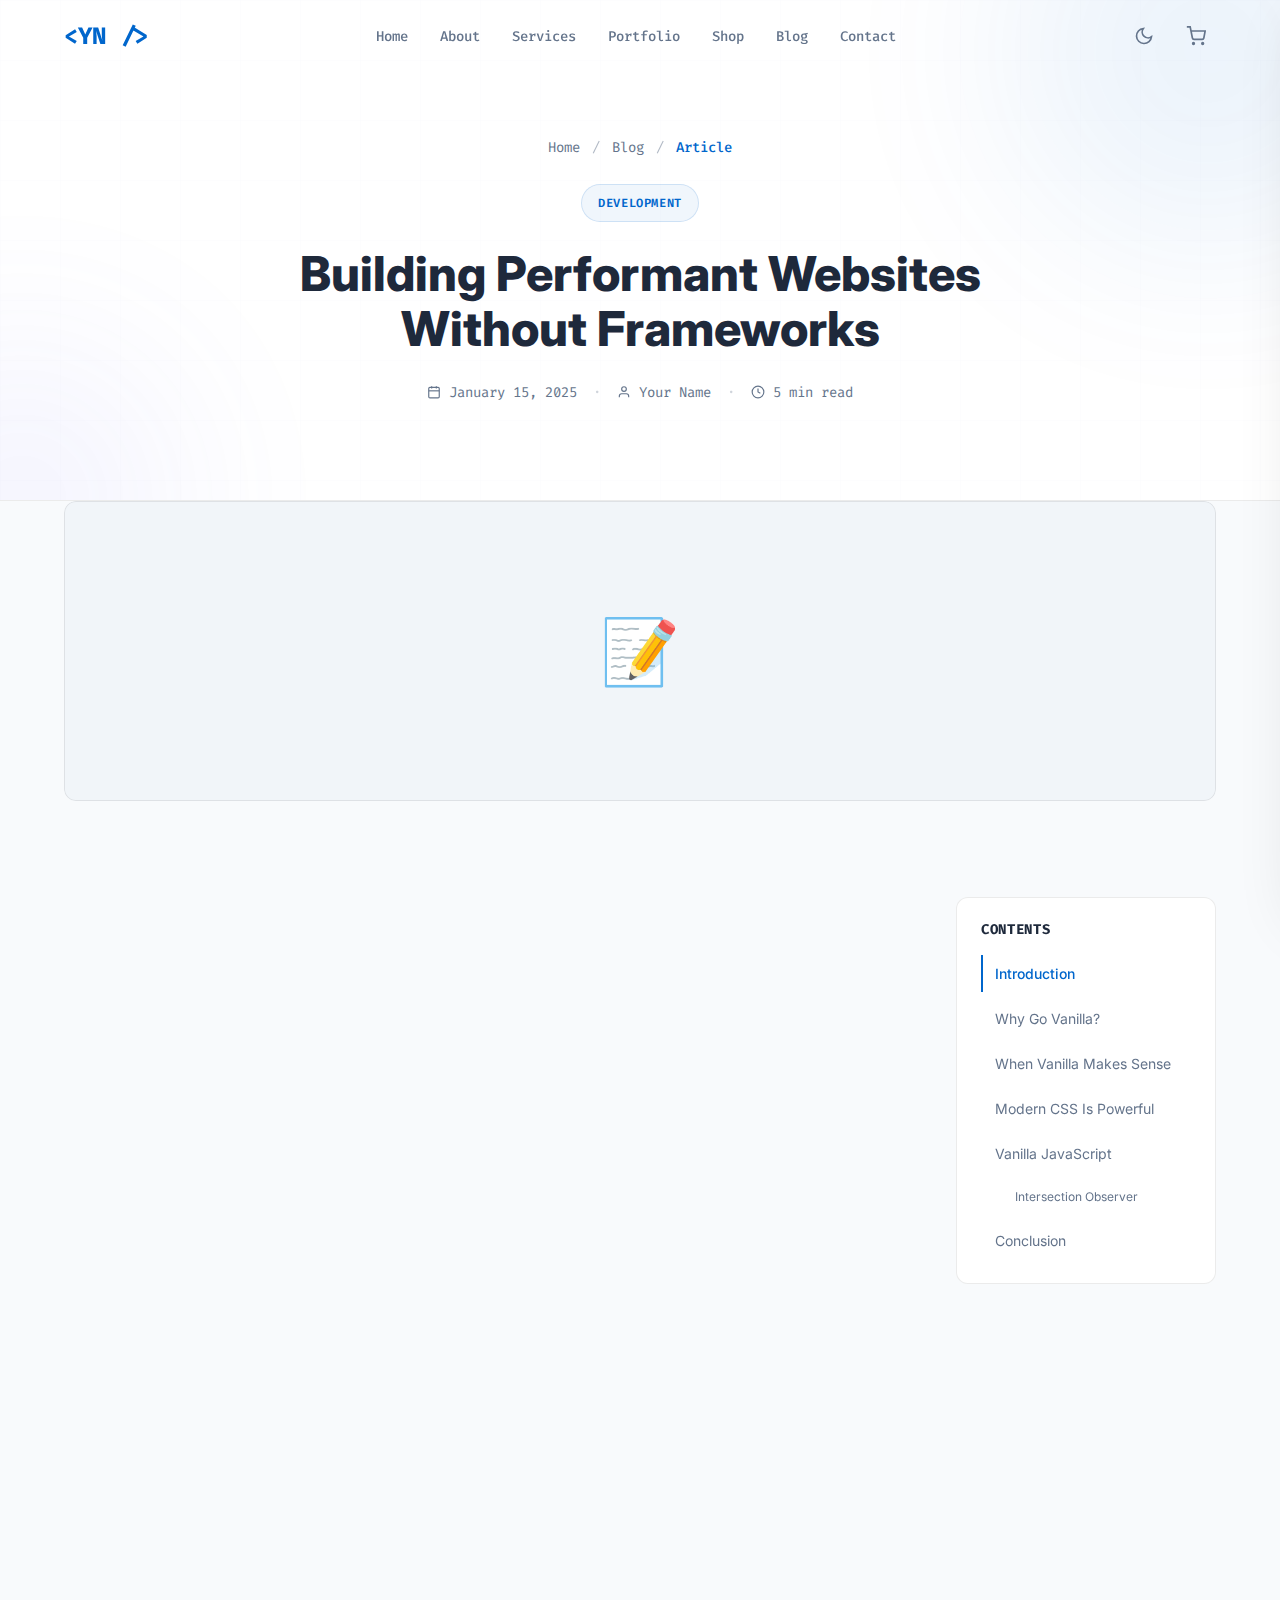
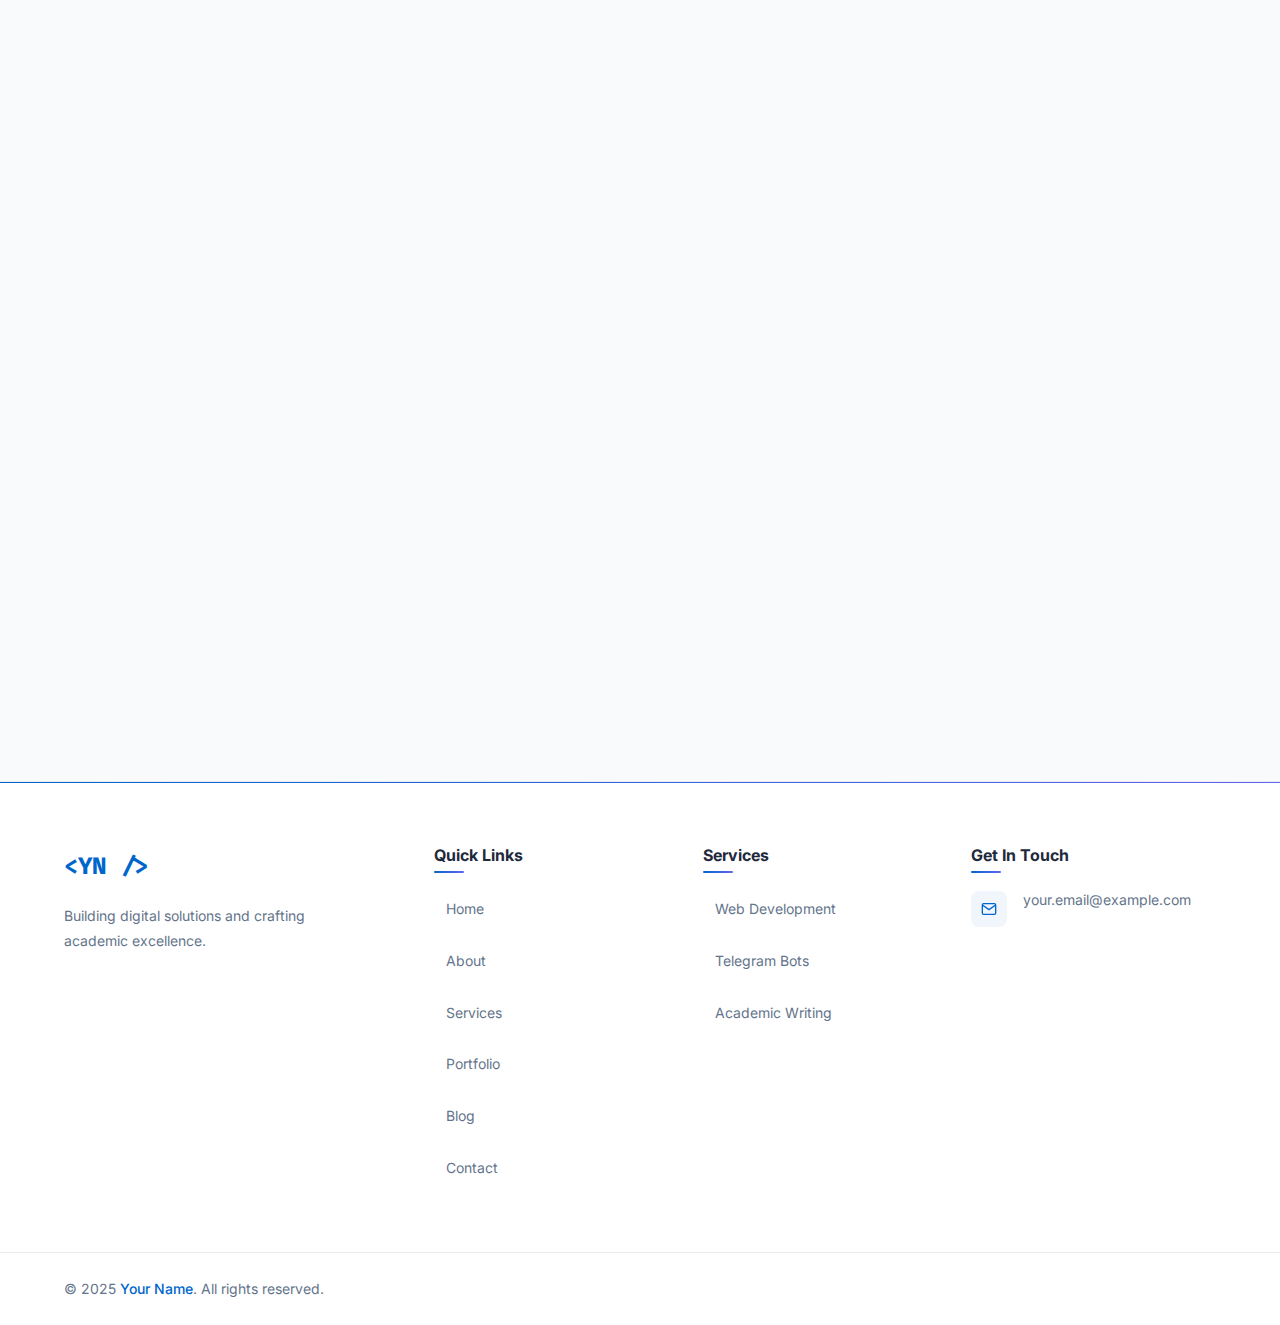
<file: blog-post.html>
<!-- File: blog-post.html -->
<!DOCTYPE html>
<html lang="en" data-theme="dark">
<head>
    <meta charset="UTF-8">
    <meta name="viewport" content="width=device-width, initial-scale=1.0">
    <!-- 🔧 CUSTOMIZE: Update per blog post -->
    <title>Building Performant Websites Without Frameworks — Your Name</title>
    <meta name="description" content="Why vanilla HTML, CSS, and JavaScript might be all you need for most projects.">
    <meta name="author" content="Your Name">
    <meta property="og:title" content="Building Performant Websites Without Frameworks"><meta property="og:description" content="Why vanilla HTML, CSS, and JS might be all you need."><meta property="og:type" content="article">
    <meta name="theme-color" content="#0a192f">
    <link rel="icon" type="image/x-icon" href="images/icons/favicon.ico">
    <link rel="manifest" href="manifest.json">
    <link rel="apple-touch-icon" href="images/icons/icon-192x192.png">
    <meta name="apple-mobile-web-app-capable" content="yes">
    <meta name="apple-mobile-web-app-status-bar-style" content="black-translucent">
    <link rel="preconnect" href="https://fonts.googleapis.com"><link rel="preconnect" href="https://fonts.gstatic.com" crossorigin>
    <link href="https://fonts.googleapis.com/css2?family=Inter:wght@300;400;500;600;700;800;900&family=Fira+Code:wght@400;500&display=swap" rel="stylesheet">
    <link rel="stylesheet" href="css/style.css"><link rel="stylesheet" href="css/components/animations.css"><link rel="stylesheet" href="css/components/buttons.css"><link rel="stylesheet" href="css/components/preloader.css"><link rel="stylesheet" href="css/components/header.css"><link rel="stylesheet" href="css/components/cards.css"><link rel="stylesheet" href="css/components/about.css"><link rel="stylesheet" href="css/components/blog.css"><link rel="stylesheet" href="css/components/shop.css"><link rel="stylesheet" href="css/components/footer.css">
    <link rel="stylesheet" href="css/components/blog-enhancements.css">
    <link rel="stylesheet" href="css/components/command-palette.css">
    <link rel="stylesheet" href="css/components/cookie-consent.css">
    <link rel="stylesheet" href="css/components/notification-bar.css">
    <link rel="stylesheet" href="css/components/command-palette.css">
    <link rel="stylesheet" href="css/components/cookie-consent.css">
    <link rel="stylesheet" href="css/components/notification-bar.css">
    <link rel="stylesheet" href="css/components/skeleton.css">
</head>
<body>
    <div class="preloader" id="preloader" aria-live="polite"><div class="preloader__content"><div class="preloader__spinner"><span class="preloader__logo">&lt;YN/&gt;</span></div><div class="preloader__text">Loading<span class="preloader__dots"><span class="preloader__dot"></span><span class="preloader__dot"></span><span class="preloader__dot"></span></span></div></div></div>

    <!-- Reading Progress Bar -->
    <div class="reading-progress" id="reading-progress" aria-hidden="true"></div>

    <a href="#main-content" class="skip-link">Skip to main content</a>
    <header class="header" id="header"><nav class="nav container" aria-label="Main navigation"><a href="index.html" class="nav__logo"><span class="logo-text">&lt;YN /&gt;</span></a><ul class="nav__menu" id="nav-menu" role="menubar"><li role="none"><a href="index.html" class="nav__link" role="menuitem">Home</a></li><li role="none"><a href="about.html" class="nav__link" role="menuitem">About</a></li><li role="none"><a href="services.html" class="nav__link" role="menuitem">Services</a></li><li role="none"><a href="portfolio.html" class="nav__link" role="menuitem">Portfolio</a></li><li role="none"><a href="shop.html" class="nav__link" role="menuitem">Shop</a></li><li role="none"><a href="blog.html" class="nav__link active" role="menuitem">Blog</a></li><li role="none"><a href="contact.html" class="nav__link" role="menuitem">Contact</a></li></ul><div class="nav__actions"><button class="nav__action-btn theme-toggle" id="theme-toggle" aria-label="Toggle theme"><svg class="theme-icon sun-icon" width="20" height="20" viewBox="0 0 24 24" fill="none" stroke="currentColor" stroke-width="2"><circle cx="12" cy="12" r="5"></circle><line x1="12" y1="1" x2="12" y2="3"></line><line x1="12" y1="21" x2="12" y2="23"></line><line x1="4.22" y1="4.22" x2="5.64" y2="5.64"></line><line x1="18.36" y1="18.36" x2="19.78" y2="19.78"></line><line x1="1" y1="12" x2="3" y2="12"></line><line x1="21" y1="12" x2="23" y2="12"></line><line x1="4.22" y1="19.78" x2="5.64" y2="18.36"></line><line x1="18.36" y1="5.64" x2="19.78" y2="4.22"></line></svg><svg class="theme-icon moon-icon" width="20" height="20" viewBox="0 0 24 24" fill="none" stroke="currentColor" stroke-width="2"><path d="M21 12.79A9 9 0 1 1 11.21 3 7 7 0 0 0 21 12.79z"></path></svg></button><button class="nav__action-btn cart-btn" aria-label="Cart"><svg width="20" height="20" viewBox="0 0 24 24" fill="none" stroke="currentColor" stroke-width="2"><circle cx="9" cy="21" r="1"></circle><circle cx="20" cy="21" r="1"></circle><path d="M1 1h4l2.68 13.39a2 2 0 0 0 2 1.61h9.72a2 2 0 0 0 2-1.61L23 6H6"></path></svg><span class="cart-count" id="cart-count" style="display:none;">0</span></button><button class="nav__toggle" id="nav-toggle" aria-label="Toggle menu" aria-expanded="false"><span class="hamburger-line"></span><span class="hamburger-line"></span><span class="hamburger-line"></span></button></div></nav></header>

    <main id="main-content">
        <!-- Post Header -->
        <section class="page-header" style="padding-bottom: var(--space-xl);">
            <div class="page-header__bg" aria-hidden="true"><div class="page-header__blob page-header__blob--1"></div><div class="page-header__blob page-header__blob--2"></div><div class="page-header__grid"></div></div>
            <div class="container">
                <div class="post-header" data-animation="fade-in-up">
                    <nav class="breadcrumbs" aria-label="Breadcrumb"><a href="index.html">Home</a><span class="breadcrumbs__separator">/</span><a href="blog.html">Blog</a><span class="breadcrumbs__separator">/</span><span class="breadcrumbs__current" aria-current="page">Article</span></nav>
                    <span class="post-header__category">Development</span>
                    <!-- 🔧 CUSTOMIZE: Post title -->
                    <h1 class="post-header__title">Building Performant Websites Without Frameworks</h1>
                    <div class="post-header__meta">
                        <span class="post-header__meta-item"><svg width="14" height="14" viewBox="0 0 24 24" fill="none" stroke="currentColor" stroke-width="2"><rect x="3" y="4" width="18" height="18" rx="2" ry="2"></rect><line x1="16" y1="2" x2="16" y2="6"></line><line x1="8" y1="2" x2="8" y2="6"></line><line x1="3" y1="10" x2="21" y2="10"></line></svg> <time datetime="2025-01-15">January 15, 2025</time></span>
                        <span class="post-header__meta-divider">·</span>
                        <span class="post-header__meta-item"><svg width="14" height="14" viewBox="0 0 24 24" fill="none" stroke="currentColor" stroke-width="2"><path d="M20 21v-2a4 4 0 0 0-4-4H8a4 4 0 0 0-4 4v2"></path><circle cx="12" cy="7" r="4"></circle></svg> Your Name</span>
                        <span class="post-header__meta-divider">·</span>
                        <span class="post-header__meta-item"><svg width="14" height="14" viewBox="0 0 24 24" fill="none" stroke="currentColor" stroke-width="2"><circle cx="12" cy="12" r="10"></circle><polyline points="12 6 12 12 16 14"></polyline></svg> 5 min read</span>
                    </div>
                </div>
            </div>
        </section>

        <!-- Featured Image -->
        <div class="container" data-animation="fade-in-up" data-delay="200">
            <div class="post-featured-image">
                <div class="post-featured-image__placeholder">📝</div>
            </div>
        </div>

        <!-- Post Content + Sidebar -->
        <section class="section" style="padding-top: var(--space-xl);">
            <div class="container">
                <div class="post-layout">
                    <!-- Article Content -->
                    <article class="post-content" data-animation="fade-in-up">

                        <!-- 🔧 CUSTOMIZE: Write your actual blog post content here -->
                        <h2 id="introduction">Introduction</h2>
                        <p>In an era where React, Vue, Angular, and Next.js dominate the web development landscape, it's easy to forget that the web itself is built on three simple technologies: <strong>HTML, CSS, and JavaScript</strong>. These are the building blocks that every framework ultimately compiles down to.</p>

                        <p>But here's a provocative question: <em>do you actually need a framework for your next project?</em> For many use cases — portfolios, landing pages, blogs, small business sites, documentation — the answer is a resounding <strong>no</strong>.</p>

                        <blockquote>
                            <p>"The best framework is the one you don't need." — Some wise developer, probably</p>
                        </blockquote>

                        <h2 id="why-vanilla">Why Go Vanilla?</h2>
                        <p>There are compelling reasons to skip the framework entirely:</p>

                        <ul>
                            <li><strong>Performance</strong> — Zero framework overhead means faster page loads. No 50-100KB of JavaScript just to render a heading.</li>
                            <li><strong>Simplicity</strong> — No build step, no node_modules folder with 500MB of dependencies, no webpack configuration.</li>
                            <li><strong>Longevity</strong> — HTML, CSS, and JS never break. A site built in 2015 with vanilla technologies still works perfectly today.</li>
                            <li><strong>Learning</strong> — Understanding the fundamentals makes you better at every framework.</li>
                        </ul>

                        <h2 id="when-to-use">When Vanilla Makes Sense</h2>
                        <p>Vanilla web development is ideal when your project doesn't require complex state management, real-time data synchronization, or deeply nested component hierarchies. Here are perfect use cases:</p>

                        <ol>
                            <li>Personal portfolios and resume sites</li>
                            <li>Landing pages and marketing sites</li>
                            <li>Documentation sites</li>
                            <li>Blogs (especially with static site generators)</li>
                            <li>Small business websites</li>
                            <li>Email templates</li>
                        </ol>

                        <h2 id="modern-css">Modern CSS Is Incredibly Powerful</h2>
                        <p>CSS has evolved dramatically. With features like <code>CSS Grid</code>, <code>Flexbox</code>, <code>CSS Custom Properties</code>, <code>:has()</code>, container queries, and <code>@layer</code>, you can build complex, responsive layouts without any CSS-in-JS library.</p>

                        <pre><code>/* Dark/light mode with just CSS variables */
:root {
  --bg: #0a192f;
  --text: #ccd6f6;
}

[data-theme="light"] {
  --bg: #ffffff;
  --text: #334155;
}

body {
  background: var(--bg);
  color: var(--text);
}</code></pre>

                        <h2 id="vanilla-js">Vanilla JavaScript Is More Capable Than Ever</h2>
                        <p>Modern JavaScript (ES6+) gives you everything you need. The Intersection Observer API handles scroll animations. The Fetch API handles HTTP requests. Template literals handle dynamic HTML. And the DOM API is fast enough for virtually any use case that isn't a real-time collaborative editor.</p>

                        <h3 id="intersection-observer">Intersection Observer Example</h3>
                        <p>Here's how we handle scroll animations without any library:</p>

                        <pre><code>const observer = new IntersectionObserver((entries) => {
  entries.forEach(entry => {
    if (entry.isIntersecting) {
      entry.target.classList.add('animated');
      observer.unobserve(entry.target);
    }
  });
}, { threshold: 0.15 });

document.querySelectorAll('[data-animation]')
  .forEach(el => observer.observe(el));</code></pre>

                        <h2 id="conclusion">Conclusion</h2>
                        <p>Frameworks are tools, not requirements. For many projects, vanilla HTML, CSS, and JavaScript provide better performance, simpler maintenance, and a more enjoyable development experience. The site you're reading right now was built entirely without frameworks — and it's fast, accessible, and beautiful.</p>

                        <p>Next time you start a project, ask yourself: <strong>"Do I really need a framework for this?"</strong> You might be surprised by the answer.</p>

                        <!-- Share Buttons -->
                        <div class="share-bar">
                            <span class="share-bar__label">Share:</span>
                            <div class="share-bar__buttons">
                                <a href="https://twitter.com/intent/tweet?text=Building%20Performant%20Websites%20Without%20Frameworks&url=" class="share-btn" aria-label="Share on Twitter" target="_blank" rel="noopener noreferrer"><svg width="16" height="16" viewBox="0 0 24 24" fill="currentColor"><path d="M18.244 2.25h3.308l-7.227 8.26 8.502 11.24H16.17l-5.214-6.817L4.99 21.75H1.68l7.73-8.835L1.254 2.25H8.08l4.713 6.231zm-1.161 17.52h1.833L7.084 4.126H5.117z"/></svg></a>
                                <a href="https://www.linkedin.com/sharing/share-offsite/?url=" class="share-btn" aria-label="Share on LinkedIn" target="_blank" rel="noopener noreferrer"><svg width="16" height="16" viewBox="0 0 24 24" fill="currentColor"><path d="M20.447 20.452h-3.554v-5.569c0-1.328-.027-3.037-1.852-3.037-1.853 0-2.136 1.445-2.136 2.939v5.667H9.351V9h3.414v1.561h.046c.477-.9 1.637-1.85 3.37-1.85 3.601 0 4.267 2.37 4.267 5.455v6.286zM5.337 7.433c-1.144 0-2.063-.926-2.063-2.065 0-1.138.92-2.063 2.063-2.063 1.14 0 2.064.925 2.064 2.063 0 1.139-.925 2.065-2.064 2.065zm1.782 13.019H3.555V9h3.564v11.452zM22.225 0H1.771C.792 0 0 .774 0 1.729v20.542C0 23.227.792 24 1.771 24h20.451C23.2 24 24 23.227 24 22.271V1.729C24 .774 23.2 0 22.222 0h.003z"/></svg></a>
                                <button class="share-btn" aria-label="Copy link" onclick="navigator.clipboard.writeText(window.location.href).then(()=>{this.classList.add('share-btn--copied');setTimeout(()=>this.classList.remove('share-btn--copied'),2000)})"><svg width="16" height="16" viewBox="0 0 24 24" fill="none" stroke="currentColor" stroke-width="2"><path d="M10 13a5 5 0 0 0 7.54.54l3-3a5 5 0 0 0-7.07-7.07l-1.72 1.71"></path><path d="M14 11a5 5 0 0 0-7.54-.54l-3 3a5 5 0 0 0 7.07 7.07l1.71-1.71"></path></svg></button>
                            </div>
                        </div>

                        <!-- Author Bio -->
                        <div class="author-bio">
                            <div class="author-bio__avatar">YN</div>
                            <div>
                                <!-- 🔧 CUSTOMIZE: Your name and bio -->
                                <h4 class="author-bio__name">Your Name</h4>
                                <p class="author-bio__role">Full-Stack Developer & Writer</p>
                                <p class="author-bio__text">I build beautiful websites, powerful web apps, and intelligent Telegram bots. I also write about technology, development best practices, and academic research.</p>
                            </div>
                        </div>

                        <!-- Post Navigation -->
                        <nav class="post-nav" aria-label="Post navigation">
                            <a href="blog-post.html" class="post-nav__item post-nav__item--prev">
                                <span class="post-nav__label"><svg width="14" height="14" viewBox="0 0 24 24" fill="none" stroke="currentColor" stroke-width="2"><polyline points="15 18 9 12 15 6"></polyline></svg> Previous</span>
                                <span class="post-nav__title">Mastering CSS Variables for Dynamic Theming</span>
                            </a>
                            <a href="blog-post.html" class="post-nav__item post-nav__item--next">
                                <span class="post-nav__label">Next <svg width="14" height="14" viewBox="0 0 24 24" fill="none" stroke="currentColor" stroke-width="2"><polyline points="9 18 15 12 9 6"></polyline></svg></span>
                                <span class="post-nav__title">Creating Your First Telegram Mini App</span>
                            </a>
                        </nav>

                    </article>

                    <!-- Table of Contents (sidebar) -->
                    <aside class="toc" aria-label="Table of contents">
                         <button class="toc__toggle" aria-expanded="false" aria-controls="toc-list">
                             <span>Table of Contents</span>
                             <svg class="toc__toggle-icon" fill="none" height="18" stroke="currentColor"
                                  stroke-width="2" viewBox="0 0 24 24" width="18"><polyline points="6 9 12 15 18 9"></polyline></svg>
                         </button>
                    <h3 class="toc__title">Contents</h3>
                    <nav class="toc__list" id="toc-list">

                            <a href="#introduction" class="toc__link">Introduction</a>
                            <a href="#why-vanilla" class="toc__link">Why Go Vanilla?</a>
                            <a href="#when-to-use" class="toc__link">When Vanilla Makes Sense</a>
                            <a href="#modern-css" class="toc__link">Modern CSS Is Powerful</a>
                            <a href="#vanilla-js" class="toc__link">Vanilla JavaScript</a>
                            <a href="#intersection-observer" class="toc__link toc__link--h3">Intersection Observer</a>
                            <a href="#conclusion" class="toc__link">Conclusion</a>
                        </nav>
                    </aside>
                </div>

                <!-- Related Posts -->
                <div style="margin-top: var(--space-3xl);">
                    <div class="section__header" data-animation="fade-in-up">
                        <span class="section__label">Keep Reading</span>
                        <h2 class="section__title" style="font-size: var(--fs-2xl);">Related Articles</h2>
                    </div>
                    <div class="cards-grid cards-grid--3">
                        <article class="card card--blog" data-animation="fade-in-up" data-delay="100">
                            <div class="card__image-wrapper"><div class="card__image-placeholder"><svg width="48" height="48" viewBox="0 0 24 24" fill="none" stroke="currentColor" stroke-width="1"><rect x="3" y="3" width="18" height="18" rx="2"></rect><circle cx="8.5" cy="8.5" r="1.5"></circle><polyline points="21 15 16 10 5 21"></polyline></svg></div><span class="card__category-badge">Development</span></div>
                            <div class="card__body"><div class="card__meta"><time datetime="2024-12-20">Dec 20, 2024</time><span class="card__meta-divider">·</span><span>10 min</span></div><h3 class="card__title"><a href="blog-post.html">Mastering CSS Variables for Dynamic Theming</a></h3><p class="card__description">Build a complete dark/light mode system using CSS custom properties.</p></div>
                        </article>
                        <article class="card card--blog" data-animation="fade-in-up" data-delay="200">
                            <div class="card__image-wrapper"><div class="card__image-placeholder"><svg width="48" height="48" viewBox="0 0 24 24" fill="none" stroke="currentColor" stroke-width="1"><rect x="3" y="3" width="18" height="18" rx="2"></rect><circle cx="8.5" cy="8.5" r="1.5"></circle><polyline points="21 15 16 10 5 21"></polyline></svg></div><span class="card__category-badge">Tools</span></div>
                            <div class="card__body"><div class="card__meta"><time datetime="2024-12-28">Dec 28, 2024</time><span class="card__meta-divider">·</span><span>7 min</span></div><h3 class="card__title"><a href="blog-post.html">Best Free Tools for Web Developers in 2025</a></h3><p class="card__description">My curated list of essential free tools for every web developer.</p></div>
                        </article>
                        <article class="card card--blog" data-animation="fade-in-up" data-delay="300">
                            <div class="card__image-wrapper"><div class="card__image-placeholder"><svg width="48" height="48" viewBox="0 0 24 24" fill="none" stroke="currentColor" stroke-width="1"><rect x="3" y="3" width="18" height="18" rx="2"></rect><circle cx="8.5" cy="8.5" r="1.5"></circle><polyline points="21 15 16 10 5 21"></polyline></svg></div><span class="card__category-badge">Telegram</span></div>
                            <div class="card__body"><div class="card__meta"><time datetime="2025-01-10">Jan 10, 2025</time><span class="card__meta-divider">·</span><span>8 min</span></div><h3 class="card__title"><a href="blog-post.html">Creating Your First Telegram Mini App</a></h3><p class="card__description">A complete guide to building Telegram Mini Apps with web technologies.</p></div>
                        </article>
                    </div>
                </div>
            </div>
        </section>
    </main>

    <!-- Cart Drawer -->
    <div class="cart-overlay" id="cart-overlay"></div>
    <aside class="cart-drawer" id="cart-drawer" aria-label="Shopping cart"><div class="cart-drawer__header"><h2 class="cart-drawer__title"><svg width="20" height="20" viewBox="0 0 24 24" fill="none" stroke="currentColor" stroke-width="2"><circle cx="9" cy="21" r="1"></circle><circle cx="20" cy="21" r="1"></circle><path d="M1 1h4l2.68 13.39a2 2 0 0 0 2 1.61h9.72a2 2 0 0 0 2-1.61L23 6H6"></path></svg> Cart <span class="cart-drawer__count" id="cart-drawer-count">0</span></h2><button class="cart-drawer__close" aria-label="Close cart"><svg width="20" height="20" viewBox="0 0 24 24" fill="none" stroke="currentColor" stroke-width="2"><line x1="18" y1="6" x2="6" y2="18"></line><line x1="6" y1="6" x2="18" y2="18"></line></svg></button></div><div class="cart-drawer__items" id="cart-items"></div><div class="cart-drawer__footer" id="cart-footer"><div class="cart-drawer__subtotal"><span class="cart-drawer__subtotal-label">Subtotal</span><span class="cart-drawer__subtotal-value" id="cart-subtotal">$0.00</span></div><a href="#" class="btn btn--primary cart-drawer__checkout">Checkout</a><a href="shop.html" class="btn btn--ghost cart-drawer__continue">Continue Shopping</a></div></aside>

    <!-- Footer (abbreviated) -->
    <footer class="footer" id="footer"><div class="footer__main"><div class="container"><div class="footer__grid"><div class="footer__column"><a href="index.html" class="footer__brand-logo">&lt;YN /&gt;</a><p class="footer__brand-description">Building digital solutions and crafting academic excellence.</p></div><div class="footer__column"><h4 class="footer__column-title">Quick Links</h4><nav class="footer__links"><a href="index.html" class="footer__link">Home</a><a href="about.html" class="footer__link">About</a><a href="services.html" class="footer__link">Services</a><a href="portfolio.html" class="footer__link">Portfolio</a><a href="blog.html" class="footer__link">Blog</a><a href="contact.html" class="footer__link">Contact</a></nav></div><div class="footer__column"><h4 class="footer__column-title">Services</h4><nav class="footer__links"><a href="services.html#web-development" class="footer__link">Web Development</a><a href="services.html#telegram-bots" class="footer__link">Telegram Bots</a><a href="services.html#academic-writing" class="footer__link">Academic Writing</a></nav></div><div class="footer__column"><h4 class="footer__column-title">Get In Touch</h4><div class="footer__contact-item"><div class="footer__contact-icon"><svg width="16" height="16" viewBox="0 0 24 24" fill="none" stroke="currentColor" stroke-width="2"><path d="M4 4h16c1.1 0 2 .9 2 2v12c0 1.1-.9 2-2 2H4c-1.1 0-2-.9-2-2V6c0-1.1.9-2 2-2z"></path><polyline points="22,6 12,13 2,6"></polyline></svg></div><div class="footer__contact-text"><a href="mailto:your.email@example.com">your.email@example.com</a></div></div></div></div></div></div><div class="footer__bottom"><div class="container"><div class="footer__bottom-inner"><p class="footer__copyright">&copy; 2025 <a href="index.html">Your Name</a>. All rights reserved.</p></div></div></div></footer>

    <button class="back-to-top" id="back-to-top" aria-label="Back to top"><svg class="back-to-top__progress-ring" width="46" height="46" viewBox="0 0 46 46"><circle class="back-to-top__progress-bg" cx="23" cy="23" r="20" fill="none" stroke-width="2"/><circle class="back-to-top__progress" cx="23" cy="23" r="20" fill="none" stroke-width="2" stroke-dasharray="125.66" stroke-dashoffset="125.66"/></svg><svg class="back-to-top__arrow" width="18" height="18" viewBox="0 0 24 24" fill="none" stroke="currentColor" stroke-width="2.5"><polyline points="18 15 12 9 6 15"></polyline></svg></button>

    <script src="js/components/preloader.js"></script>
    <script src="js/main.js"></script>
    <script src="js/components/reading-progress.js"></script>
    <script src="js/components/toc-tracker.js"></script>
    <script src="js/components/shop-cart.js"></script>
    <script src="js/components/back-to-top.js"></script>
    <script src="js/components/scroll-animations.js"></script>
    <script src="js/components/content-loader.js"></script>
    <script src="js/components/sw-register.js"></script>
</body>
</html>
</file>
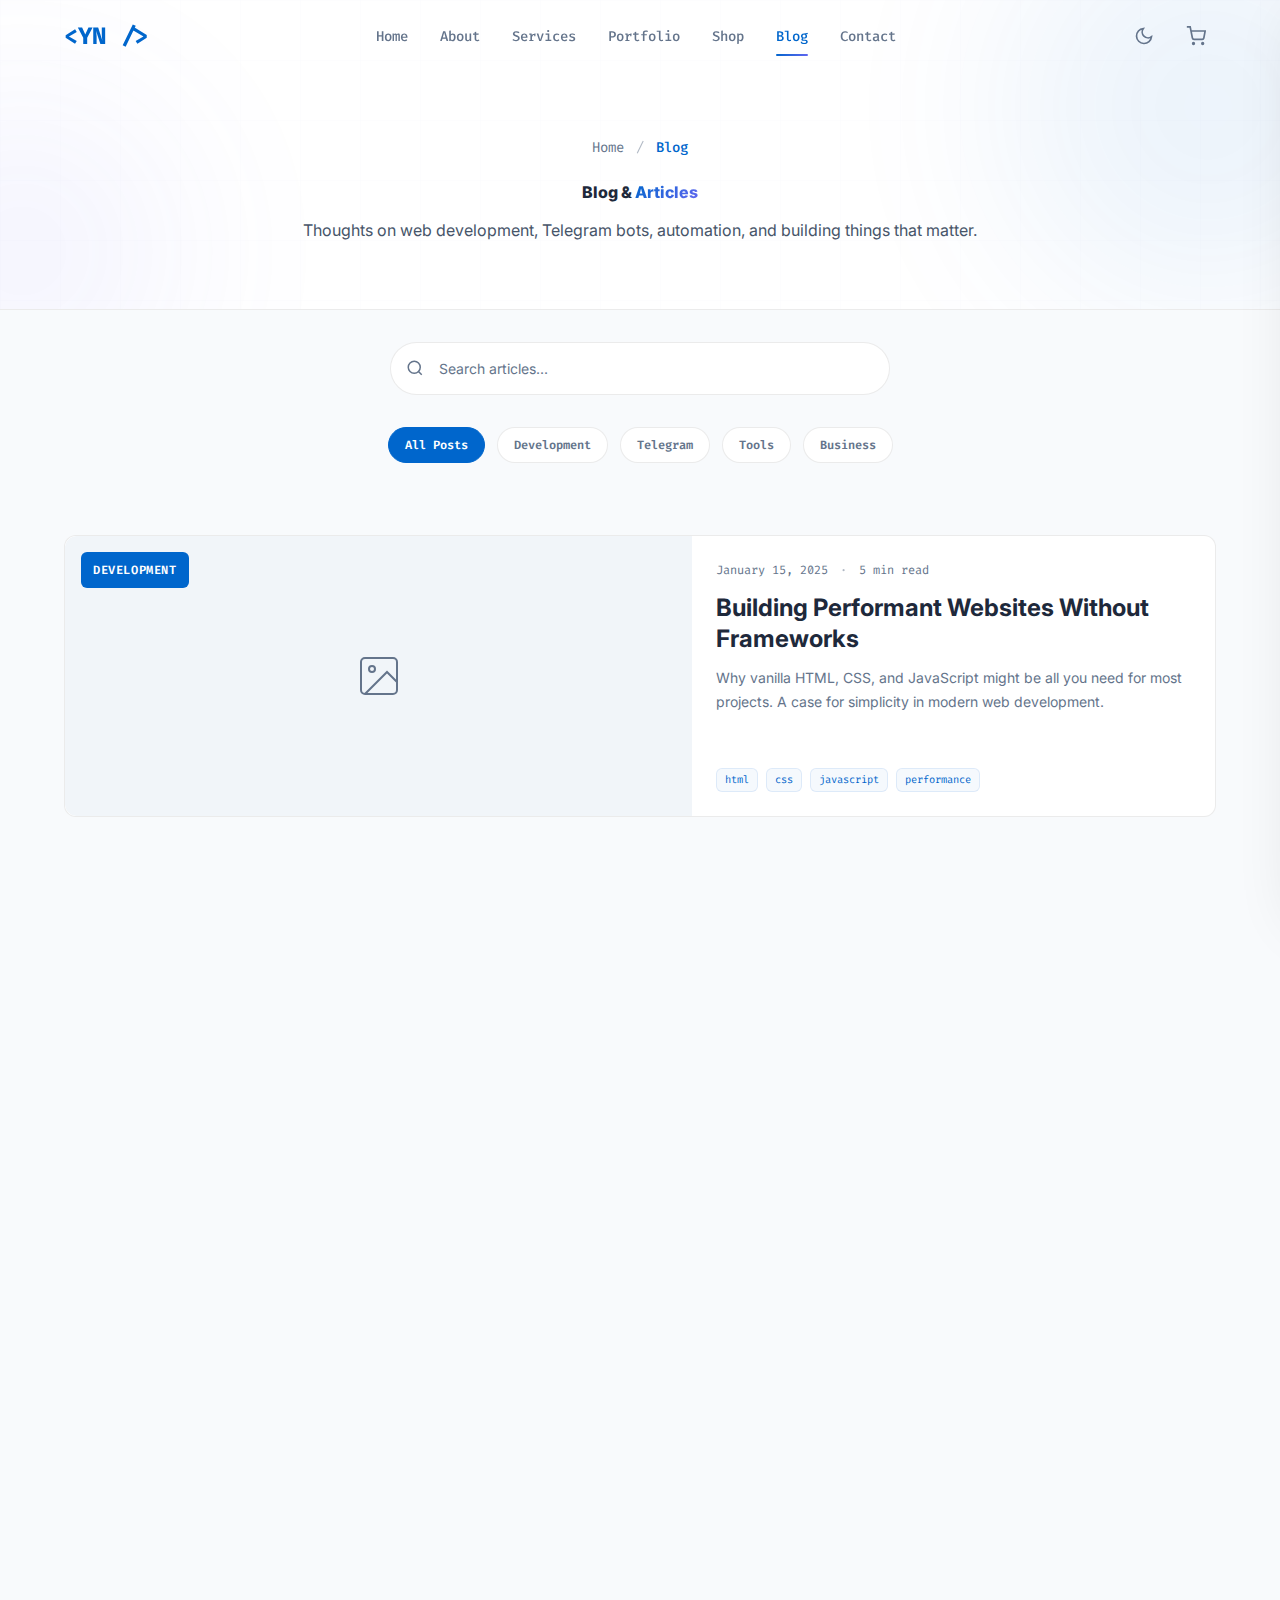
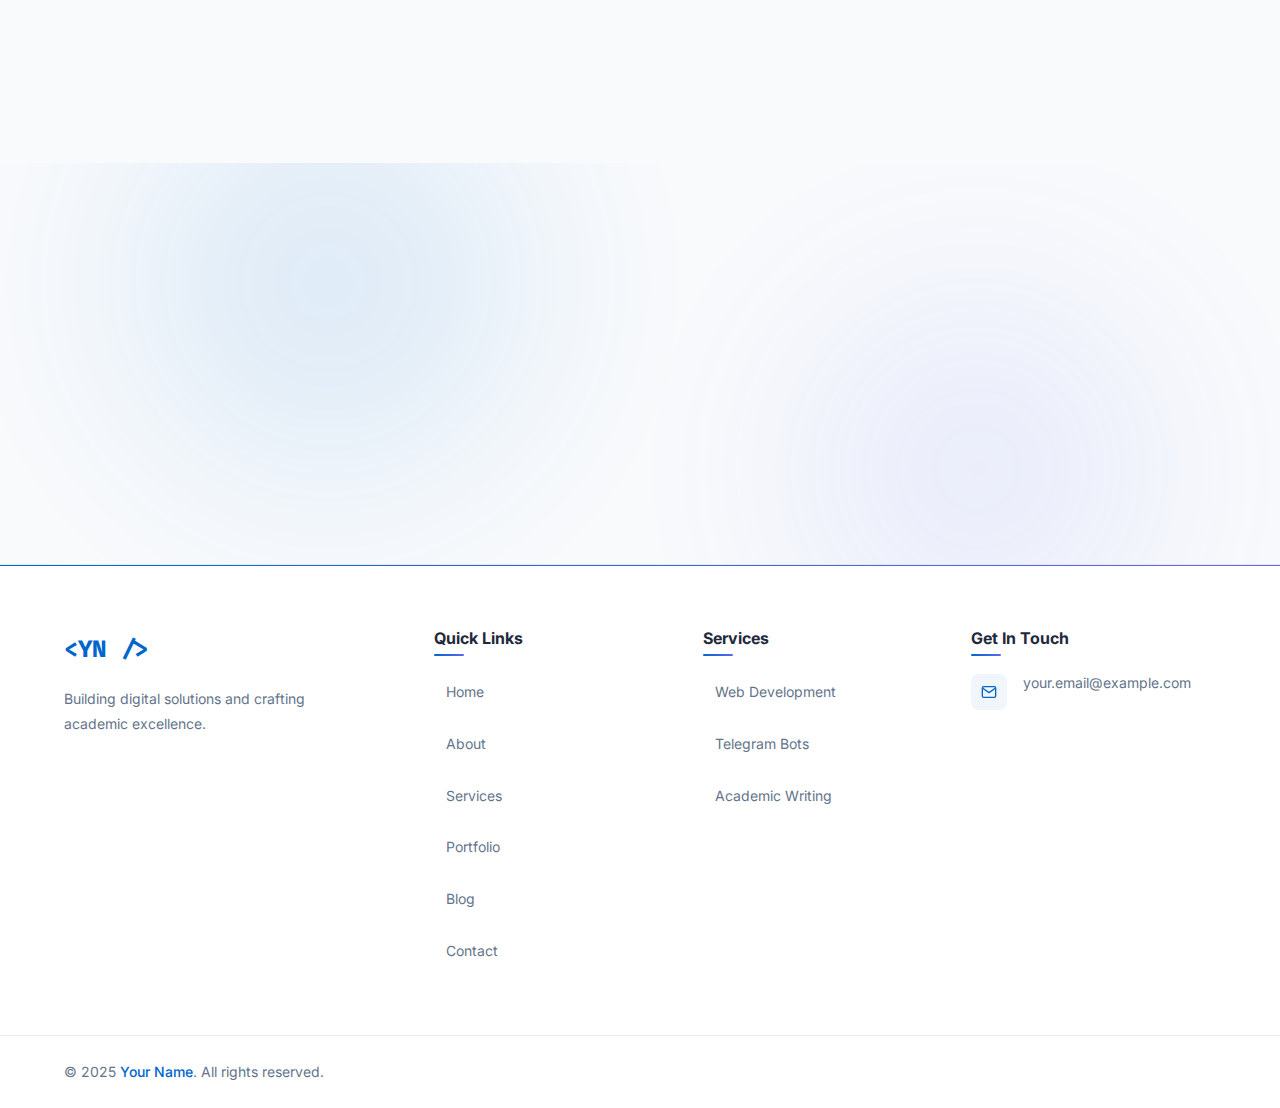
<file: blog.html>
<!-- File: blog.html -->
<!DOCTYPE html>
<html lang="en" data-theme="dark">
<head>
    <meta charset="UTF-8">
    <meta name="viewport" content="width=device-width, initial-scale=1.0">

    <!-- 🔧 CUSTOMIZE: Replace "Your Name" with your actual name -->
    <title>Blog — Your Name</title>
    <meta name="description" content="Articles about web development, Telegram bots, automation, and technology. Tips, tutorials, and insights from a full-stack developer.">
    <meta name="author" content="Your Name">

    <meta property="og:title" content="Blog — Your Name">
    <meta property="og:description" content="Articles about web development, Telegram bots, and technology.">
    <meta property="og:type" content="website">
    <meta name="theme-color" content="#0a192f">

    <link rel="icon" type="image/x-icon" href="images/icons/favicon.ico">
    <link rel="manifest" href="manifest.json">
    <link rel="apple-touch-icon" href="images/icons/icon-192x192.png">
    <meta name="apple-mobile-web-app-capable" content="yes">
    <meta name="apple-mobile-web-app-status-bar-style" content="black-translucent">
    <link rel="preconnect" href="https://fonts.googleapis.com"><link rel="preconnect" href="https://fonts.gstatic.com" crossorigin>
    <link href="https://fonts.googleapis.com/css2?family=Inter:wght@300;400;500;600;700;800;900&family=Fira+Code:wght@400;500&display=swap" rel="stylesheet">

    <link rel="stylesheet" href="css/style.css">
    <link rel="stylesheet" href="css/components/animations.css">
    <link rel="stylesheet" href="css/components/buttons.css">
    <link rel="stylesheet" href="css/components/preloader.css">
    <link rel="stylesheet" href="css/components/header.css">
    <link rel="stylesheet" href="css/components/cards.css">
    <link rel="stylesheet" href="css/components/about.css">
    <link rel="stylesheet" href="css/components/blog.css">
    <link rel="stylesheet" href="css/components/blog-enhancements.css">
    <link rel="stylesheet" href="css/components/shop.css">
    <link rel="stylesheet" href="css/components/footer.css">
    <link rel="stylesheet" href="css/components/command-palette.css">
    <link rel="stylesheet" href="css/components/cookie-consent.css">
    <link rel="stylesheet" href="css/components/notification-bar.css">
    <link rel="stylesheet" href="css/components/skeleton.css">
</head>
<body>

    <!-- Preloader -->
    <div class="preloader" id="preloader" aria-live="polite"><div class="preloader__content"><div class="preloader__spinner"><span class="preloader__logo">&lt;YN/&gt;</span></div><div class="preloader__text">Loading<span class="preloader__dots"><span class="preloader__dot"></span><span class="preloader__dot"></span><span class="preloader__dot"></span></span></div></div></div>

    <a href="#main-content" class="skip-link">Skip to main content</a>

    <!-- Header -->
    <header class="header" id="header"><nav class="nav container" aria-label="Main navigation"><a href="index.html" class="nav__logo"><span class="logo-text">&lt;YN /&gt;</span></a><ul class="nav__menu" id="nav-menu" role="menubar"><li role="none"><a href="index.html" class="nav__link" role="menuitem">Home</a></li><li role="none"><a href="about.html" class="nav__link" role="menuitem">About</a></li><li role="none"><a href="services.html" class="nav__link" role="menuitem">Services</a></li><li role="none"><a href="portfolio.html" class="nav__link" role="menuitem">Portfolio</a></li><li role="none"><a href="shop.html" class="nav__link" role="menuitem">Shop</a></li><li role="none"><a href="blog.html" class="nav__link active" role="menuitem">Blog</a></li><li role="none"><a href="contact.html" class="nav__link" role="menuitem">Contact</a></li></ul><div class="nav__actions"><button class="nav__action-btn theme-toggle" id="theme-toggle" aria-label="Toggle theme"><svg class="theme-icon sun-icon" width="20" height="20" viewBox="0 0 24 24" fill="none" stroke="currentColor" stroke-width="2"><circle cx="12" cy="12" r="5"></circle><line x1="12" y1="1" x2="12" y2="3"></line><line x1="12" y1="21" x2="12" y2="23"></line><line x1="4.22" y1="4.22" x2="5.64" y2="5.64"></line><line x1="18.36" y1="18.36" x2="19.78" y2="19.78"></line><line x1="1" y1="12" x2="3" y2="12"></line><line x1="21" y1="12" x2="23" y2="12"></line><line x1="4.22" y1="19.78" x2="5.64" y2="18.36"></line><line x1="18.36" y1="5.64" x2="19.78" y2="4.22"></line></svg><svg class="theme-icon moon-icon" width="20" height="20" viewBox="0 0 24 24" fill="none" stroke="currentColor" stroke-width="2"><path d="M21 12.79A9 9 0 1 1 11.21 3 7 7 0 0 0 21 12.79z"></path></svg></button><button class="nav__action-btn cart-btn" aria-label="Cart"><svg width="20" height="20" viewBox="0 0 24 24" fill="none" stroke="currentColor" stroke-width="2"><circle cx="9" cy="21" r="1"></circle><circle cx="20" cy="21" r="1"></circle><path d="M1 1h4l2.68 13.39a2 2 0 0 0 2 1.61h9.72a2 2 0 0 0 2-1.61L23 6H6"></path></svg><span class="cart-count" id="cart-count" style="display:none;">0</span></button><button class="nav__toggle" id="nav-toggle" aria-label="Toggle menu" aria-expanded="false"><span class="hamburger-line"></span><span class="hamburger-line"></span><span class="hamburger-line"></span></button></div></nav></header>

    <main id="main-content">

        <!-- Page Header -->
        <section class="page-header">
            <div class="page-header__bg" aria-hidden="true">
                <div class="page-header__blob page-header__blob--1"></div>
                <div class="page-header__blob page-header__blob--2"></div>
                <div class="page-header__grid"></div>
            </div>
            <div class="container">
                <div class="page-header__content" data-animation="fade-in-up">
                    <nav class="breadcrumbs" aria-label="Breadcrumb">
                        <a href="index.html">Home</a>
                        <span class="breadcrumbs__separator">/</span>
                        <span class="breadcrumbs__current" aria-current="page">Blog</span>
                    </nav>
                    <h1 class="page-header__title">Blog & <span class="text-gradient">Articles</span></h1>
                    <p class="page-header__description">Thoughts on web development, Telegram bots, automation, and building things that matter.</p>
                </div>
            </div>
        </section>


        <!-- Search + Filters -->
        <section class="section" style="padding-top: var(--space-xl); padding-bottom: 0;">
            <div class="container">

                <!-- Search Bar -->
                <div class="blog-search" data-animation="fade-in-up">
                    <svg class="blog-search__icon" width="18" height="18" viewBox="0 0 24 24" fill="none" stroke="currentColor" stroke-width="2"><circle cx="11" cy="11" r="8"></circle><line x1="21" y1="21" x2="16.65" y2="16.65"></line></svg>
                    <input
                        type="text"
                        class="blog-search__input"
                        placeholder="Search articles..."
                        aria-label="Search blog posts"
                    >
                    <button class="blog-search__clear" aria-label="Clear search">
                        <svg width="14" height="14" viewBox="0 0 24 24" fill="none" stroke="currentColor" stroke-width="2.5"><line x1="18" y1="6" x2="6" y2="18"></line><line x1="6" y1="6" x2="18" y2="18"></line></svg>
                    </button>
                </div>

                <!-- Results count (shown when searching) -->
                <div class="blog-search__results" aria-live="polite">
                    Showing <span class="blog-search__results-count">0</span> results
                </div>

                <!-- Category Filter Pills -->
                <!--
                    🔧 CUSTOMIZE: Change these categories to match YOUR blog topics
                -->
                <div class="blog-filters" data-animation="fade-in-up" data-delay="100">
                    <button class="blog-filter active" data-category="all">All Posts</button>
                    <button class="blog-filter" data-category="development">Development</button>
                    <button class="blog-filter" data-category="telegram">Telegram</button>
                    <button class="blog-filter" data-category="tools">Tools</button>
                    <button class="blog-filter" data-category="business">Business</button>
                </div>

            </div>
        </section>


        <!-- Blog Posts Grid -->
        <section class="section" id="blog-posts">
            <div class="container">
                <!--
                    🔧 CUSTOMIZE: Replace ALL blog cards with YOUR real posts.

                    IMPORTANT attributes on each card:
                    - data-searchable="title description category tags"
                      (all lowercase — blog-search.js searches this string)
                    - data-category="category-name"
                      (matches the filter button data-category values)
                -->
                <div class="blog-grid">

                    <!-- ★ FEATURED POST (first, spans full width) -->
                    <article
                        class="card card--blog blog-post-card--featured"
                        data-searchable="building performant websites without frameworks development vanilla html css javascript web performance"
                        data-category="development"
                        data-animation="fade-in-up"
                    >
                        <div class="card__image-wrapper">
                            <div class="card__image-placeholder">
                                <svg width="48" height="48" viewBox="0 0 24 24" fill="none" stroke="currentColor" stroke-width="1"><rect x="3" y="3" width="18" height="18" rx="2"></rect><circle cx="8.5" cy="8.5" r="1.5"></circle><polyline points="21 15 16 10 5 21"></polyline></svg>
                            </div>
                            <span class="card__category-badge">Development</span>
                        </div>
                        <div class="card__body">
                            <div class="card__meta">
                                <time datetime="2025-01-15">January 15, 2025</time>
                                <span class="card__meta-divider">·</span>
                                <span>5 min read</span>
                            </div>
                            <h2 class="card__title">
                                <a href="blog-post.html">Building Performant Websites Without Frameworks</a>
                            </h2>
                            <p class="card__description">Why vanilla HTML, CSS, and JavaScript might be all you need for most projects. A case for simplicity in modern web development.</p>
                            <div class="blog-post-card__tags">
                                <span class="blog-post-card__tag">html</span>
                                <span class="blog-post-card__tag">css</span>
                                <span class="blog-post-card__tag">javascript</span>
                                <span class="blog-post-card__tag">performance</span>
                            </div>
                        </div>
                    </article>

                    <!-- Post 2 -->
                    <article
                        class="card card--blog"
                        data-searchable="creating your first telegram mini app telegram bots mini apps web technologies twa"
                        data-category="telegram"
                        data-animation="fade-in-up"
                        data-delay="100"
                    >
                        <div class="card__image-wrapper">
                            <div class="card__image-placeholder">
                                <svg width="48" height="48" viewBox="0 0 24 24" fill="none" stroke="currentColor" stroke-width="1"><rect x="3" y="3" width="18" height="18" rx="2"></rect><circle cx="8.5" cy="8.5" r="1.5"></circle><polyline points="21 15 16 10 5 21"></polyline></svg>
                            </div>
                            <span class="card__category-badge">Telegram</span>
                        </div>
                        <div class="card__body">
                            <div class="card__meta">
                                <time datetime="2025-01-10">January 10, 2025</time>
                                <span class="card__meta-divider">·</span>
                                <span>8 min</span>
                            </div>
                            <h3 class="card__title">
                                <a href="blog-post.html">Creating Your First Telegram Mini App</a>
                            </h3>
                            <p class="card__description">A complete guide to building Telegram Mini Apps with web technologies.</p>
                            <div class="blog-post-card__tags">
                                <span class="blog-post-card__tag">telegram</span>
                                <span class="blog-post-card__tag">mini-apps</span>
                            </div>
                        </div>
                    </article>

                    <!-- Post 3 -->
                    <article
                        class="card card--blog"
                        data-searchable="best free tools for web developers in 2025 tools productivity vs code figma"
                        data-category="tools"
                        data-animation="fade-in-up"
                        data-delay="200"
                    >
                        <div class="card__image-wrapper">
                            <div class="card__image-placeholder">
                                <svg width="48" height="48" viewBox="0 0 24 24" fill="none" stroke="currentColor" stroke-width="1"><rect x="3" y="3" width="18" height="18" rx="2"></rect><circle cx="8.5" cy="8.5" r="1.5"></circle><polyline points="21 15 16 10 5 21"></polyline></svg>
                            </div>
                            <span class="card__category-badge">Tools</span>
                        </div>
                        <div class="card__body">
                            <div class="card__meta">
                                <time datetime="2024-12-28">December 28, 2024</time>
                                <span class="card__meta-divider">·</span>
                                <span>7 min</span>
                            </div>
                            <h3 class="card__title">
                                <a href="blog-post.html">Best Free Tools for Web Developers in 2025</a>
                            </h3>
                            <p class="card__description">My curated list of essential free tools every web developer should know about.</p>
                            <div class="blog-post-card__tags">
                                <span class="blog-post-card__tag">tools</span>
                                <span class="blog-post-card__tag">productivity</span>
                            </div>
                        </div>
                    </article>

                    <!-- Post 4 -->
                    <article
                        class="card card--blog"
                        data-searchable="mastering css variables for dynamic theming development css custom properties dark mode light mode"
                        data-category="development"
                        data-animation="fade-in-up"
                        data-delay="100"
                    >
                        <div class="card__image-wrapper">
                            <div class="card__image-placeholder">
                                <svg width="48" height="48" viewBox="0 0 24 24" fill="none" stroke="currentColor" stroke-width="1"><rect x="3" y="3" width="18" height="18" rx="2"></rect><circle cx="8.5" cy="8.5" r="1.5"></circle><polyline points="21 15 16 10 5 21"></polyline></svg>
                            </div>
                            <span class="card__category-badge">Development</span>
                        </div>
                        <div class="card__body">
                            <div class="card__meta">
                                <time datetime="2024-12-20">December 20, 2024</time>
                                <span class="card__meta-divider">·</span>
                                <span>10 min</span>
                            </div>
                            <h3 class="card__title">
                                <a href="blog-post.html">Mastering CSS Variables for Dynamic Theming</a>
                            </h3>
                            <p class="card__description">Build a complete dark/light mode system using CSS custom properties and zero JavaScript.</p>
                            <div class="blog-post-card__tags">
                                <span class="blog-post-card__tag">css</span>
                                <span class="blog-post-card__tag">theming</span>
                                <span class="blog-post-card__tag">dark-mode</span>
                            </div>
                        </div>
                    </article>

                    <!-- Post 5 -->
                    <article
                        class="card card--blog"
                        data-searchable="how i built a saas product as a solo developer business saas indie hacker startup"
                        data-category="business"
                        data-animation="fade-in-up"
                        data-delay="200"
                    >
                        <div class="card__image-wrapper">
                            <div class="card__image-placeholder">
                                <svg width="48" height="48" viewBox="0 0 24 24" fill="none" stroke="currentColor" stroke-width="1"><rect x="3" y="3" width="18" height="18" rx="2"></rect><circle cx="8.5" cy="8.5" r="1.5"></circle><polyline points="21 15 16 10 5 21"></polyline></svg>
                            </div>
                            <span class="card__category-badge">Business</span>
                        </div>
                        <div class="card__body">
                            <div class="card__meta">
                                <time datetime="2024-12-10">December 10, 2024</time>
                                <span class="card__meta-divider">·</span>
                                <span>12 min</span>
                            </div>
                            <h3 class="card__title">
                                <a href="blog-post.html">How I Built a SaaS Product as a Solo Developer</a>
                            </h3>
                            <p class="card__description">Lessons learned from building, launching, and growing a software product alone.</p>
                            <div class="blog-post-card__tags">
                                <span class="blog-post-card__tag">saas</span>
                                <span class="blog-post-card__tag">business</span>
                                <span class="blog-post-card__tag">indie</span>
                            </div>
                        </div>
                    </article>

                </div>

                <!-- No Results State -->
                <div class="blog-no-results" aria-live="polite">
                    <span class="blog-no-results__icon">🔍</span>
                    <h3 class="blog-no-results__title">No articles found</h3>
                    <p class="blog-no-results__text">Try a different search term or browse all categories.</p>
                </div>

            </div>
        </section>


        <!-- Newsletter CTA -->
        <section class="section cta-section">
            <div class="cta-section__bg" aria-hidden="true">
                <div class="cta-section__blob cta-section__blob--1"></div>
                <div class="cta-section__blob cta-section__blob--2"></div>
            </div>
            <div class="container">
                <div class="cta-section__content" data-animation="scale-up">
                    <h2 class="cta-section__title">Want More <span class="text-gradient">Articles?</span></h2>
                    <p class="cta-section__text">I write about web development, automation, and building profitable side projects. Follow along.</p>
                    <div class="cta-section__actions">
                        <a href="contact.html" class="btn btn--primary btn--lg"><span>Get In Touch</span></a>
                    </div>
                </div>
            </div>
        </section>

    </main>

    <!-- Cart Drawer -->
    <div class="cart-overlay" id="cart-overlay"></div>
    <aside class="cart-drawer" id="cart-drawer" aria-label="Shopping cart"><div class="cart-drawer__header"><h2 class="cart-drawer__title"><svg width="20" height="20" viewBox="0 0 24 24" fill="none" stroke="currentColor" stroke-width="2"><circle cx="9" cy="21" r="1"></circle><circle cx="20" cy="21" r="1"></circle><path d="M1 1h4l2.68 13.39a2 2 0 0 0 2 1.61h9.72a2 2 0 0 0 2-1.61L23 6H6"></path></svg> Cart <span class="cart-drawer__count" id="cart-drawer-count">0</span></h2><button class="cart-drawer__close" aria-label="Close cart"><svg width="20" height="20" viewBox="0 0 24 24" fill="none" stroke="currentColor" stroke-width="2"><line x1="18" y1="6" x2="6" y2="18"></line><line x1="6" y1="6" x2="18" y2="18"></line></svg></button></div><div class="cart-drawer__items" id="cart-items"></div><div class="cart-drawer__footer" id="cart-footer"><div class="cart-drawer__subtotal"><span class="cart-drawer__subtotal-label">Subtotal</span><span class="cart-drawer__subtotal-value" id="cart-subtotal">$0.00</span></div><a href="#" class="btn btn--primary cart-drawer__checkout">Checkout</a><a href="shop.html" class="btn btn--ghost cart-drawer__continue">Continue Shopping</a></div></aside>

    <!-- Footer -->
    <footer class="footer" id="footer"><div class="footer__main"><div class="container"><div class="footer__grid"><div class="footer__column"><a href="index.html" class="footer__brand-logo">&lt;YN /&gt;</a><p class="footer__brand-description">Building digital solutions and crafting academic excellence.</p></div><div class="footer__column"><h4 class="footer__column-title">Quick Links</h4><nav class="footer__links"><a href="index.html" class="footer__link">Home</a><a href="about.html" class="footer__link">About</a><a href="services.html" class="footer__link">Services</a><a href="portfolio.html" class="footer__link">Portfolio</a><a href="blog.html" class="footer__link">Blog</a><a href="contact.html" class="footer__link">Contact</a></nav></div><div class="footer__column"><h4 class="footer__column-title">Services</h4><nav class="footer__links"><a href="services.html#web-development" class="footer__link">Web Development</a><a href="services.html#telegram-bots" class="footer__link">Telegram Bots</a><a href="services.html#academic-writing" class="footer__link">Academic Writing</a></nav></div><div class="footer__column"><h4 class="footer__column-title">Get In Touch</h4><div class="footer__contact-item"><div class="footer__contact-icon"><svg width="16" height="16" viewBox="0 0 24 24" fill="none" stroke="currentColor" stroke-width="2"><path d="M4 4h16c1.1 0 2 .9 2 2v12c0 1.1-.9 2-2 2H4c-1.1 0-2-.9-2-2V6c0-1.1.9-2 2-2z"></path><polyline points="22,6 12,13 2,6"></polyline></svg></div><div class="footer__contact-text"><a href="mailto:your.email@example.com">your.email@example.com</a></div></div></div></div></div></div><div class="footer__bottom"><div class="container"><div class="footer__bottom-inner"><p class="footer__copyright">&copy; 2025 <a href="index.html">Your Name</a>. All rights reserved.</p></div></div></div></footer>

    <!-- Back to Top -->
    <button class="back-to-top" id="back-to-top" aria-label="Back to top"><svg class="back-to-top__progress-ring" width="46" height="46" viewBox="0 0 46 46"><circle class="back-to-top__progress-bg" cx="23" cy="23" r="20" fill="none" stroke-width="2"/><circle class="back-to-top__progress" cx="23" cy="23" r="20" fill="none" stroke-width="2" stroke-dasharray="125.66" stroke-dashoffset="125.66"/></svg><svg class="back-to-top__arrow" width="18" height="18" viewBox="0 0 24 24" fill="none" stroke="currentColor" stroke-width="2.5"><polyline points="18 15 12 9 6 15"></polyline></svg></button>

    <!-- Scripts -->
    <script src="js/components/preloader.js"></script>
    <script src="js/main.js"></script>
    <script src="js/components/blog-search.js"></script>
    <script src="js/components/shop-cart.js"></script>
    <script src="js/components/back-to-top.js"></script>
    <script src="js/components/scroll-animations.js"></script>

    <!--
        Category filter logic.
        Kept inline because it's small and only used on this page.
        Works alongside blog-search.js — they don't conflict because:
        - blog-search.js handles text search (input field)
        - this handles category filtering (button clicks)
        Both operate on the same cards but through different mechanisms.
    -->
    <script>
    (function() {
        'use strict';

        const filterBtns = document.querySelectorAll('.blog-filter');
        const cards = document.querySelectorAll('.blog-grid [data-category]');
        const noResults = document.querySelector('.blog-no-results');
        const grid = document.querySelector('.blog-grid');

        if (filterBtns.length === 0 || cards.length === 0) return;

        let activeCategory = 'all';

        filterBtns.forEach(btn => {
            btn.addEventListener('click', () => {
                /* Update active button */
                filterBtns.forEach(b => b.classList.remove('active'));
                btn.classList.add('active');

                activeCategory = btn.getAttribute('data-category');

                /* Clear search input when changing category */
                const searchInput = document.querySelector('.blog-search__input');
                if (searchInput) {
                    searchInput.value = '';
                    const clearBtn = document.querySelector('.blog-search__clear');
                    if (clearBtn) clearBtn.classList.remove('visible');
                    const resultsEl = document.querySelector('.blog-search__results');
                    if (resultsEl) resultsEl.classList.remove('visible');
                }

                filterCards();
            });
        });

        function filterCards() {
            let visibleCount = 0;

            cards.forEach(card => {
                const cardCategory = card.getAttribute('data-category');
                const matches = activeCategory === 'all' || cardCategory === activeCategory;

                if (matches) {
                    card.style.display = '';
                    card.style.opacity = '1';
                    card.style.transform = '';
                    visibleCount++;
                } else {
                    card.style.opacity = '0';
                    card.style.transform = 'scale(0.95)';
                    setTimeout(() => {
                        if (card.style.opacity === '0') {
                            card.style.display = 'none';
                        }
                    }, 200);
                }
            });

            /* No results state */
            if (noResults) {
                noResults.classList.toggle('visible', visibleCount === 0);
            }
            if (grid) {
                grid.style.display = visibleCount === 0 ? 'none' : '';
            }
        }
    })();
    </script>
    <script src="js/components/content-loader.js"></script>
    <script src="js/components/sw-register.js"></script>
</body>
</html>
</file>
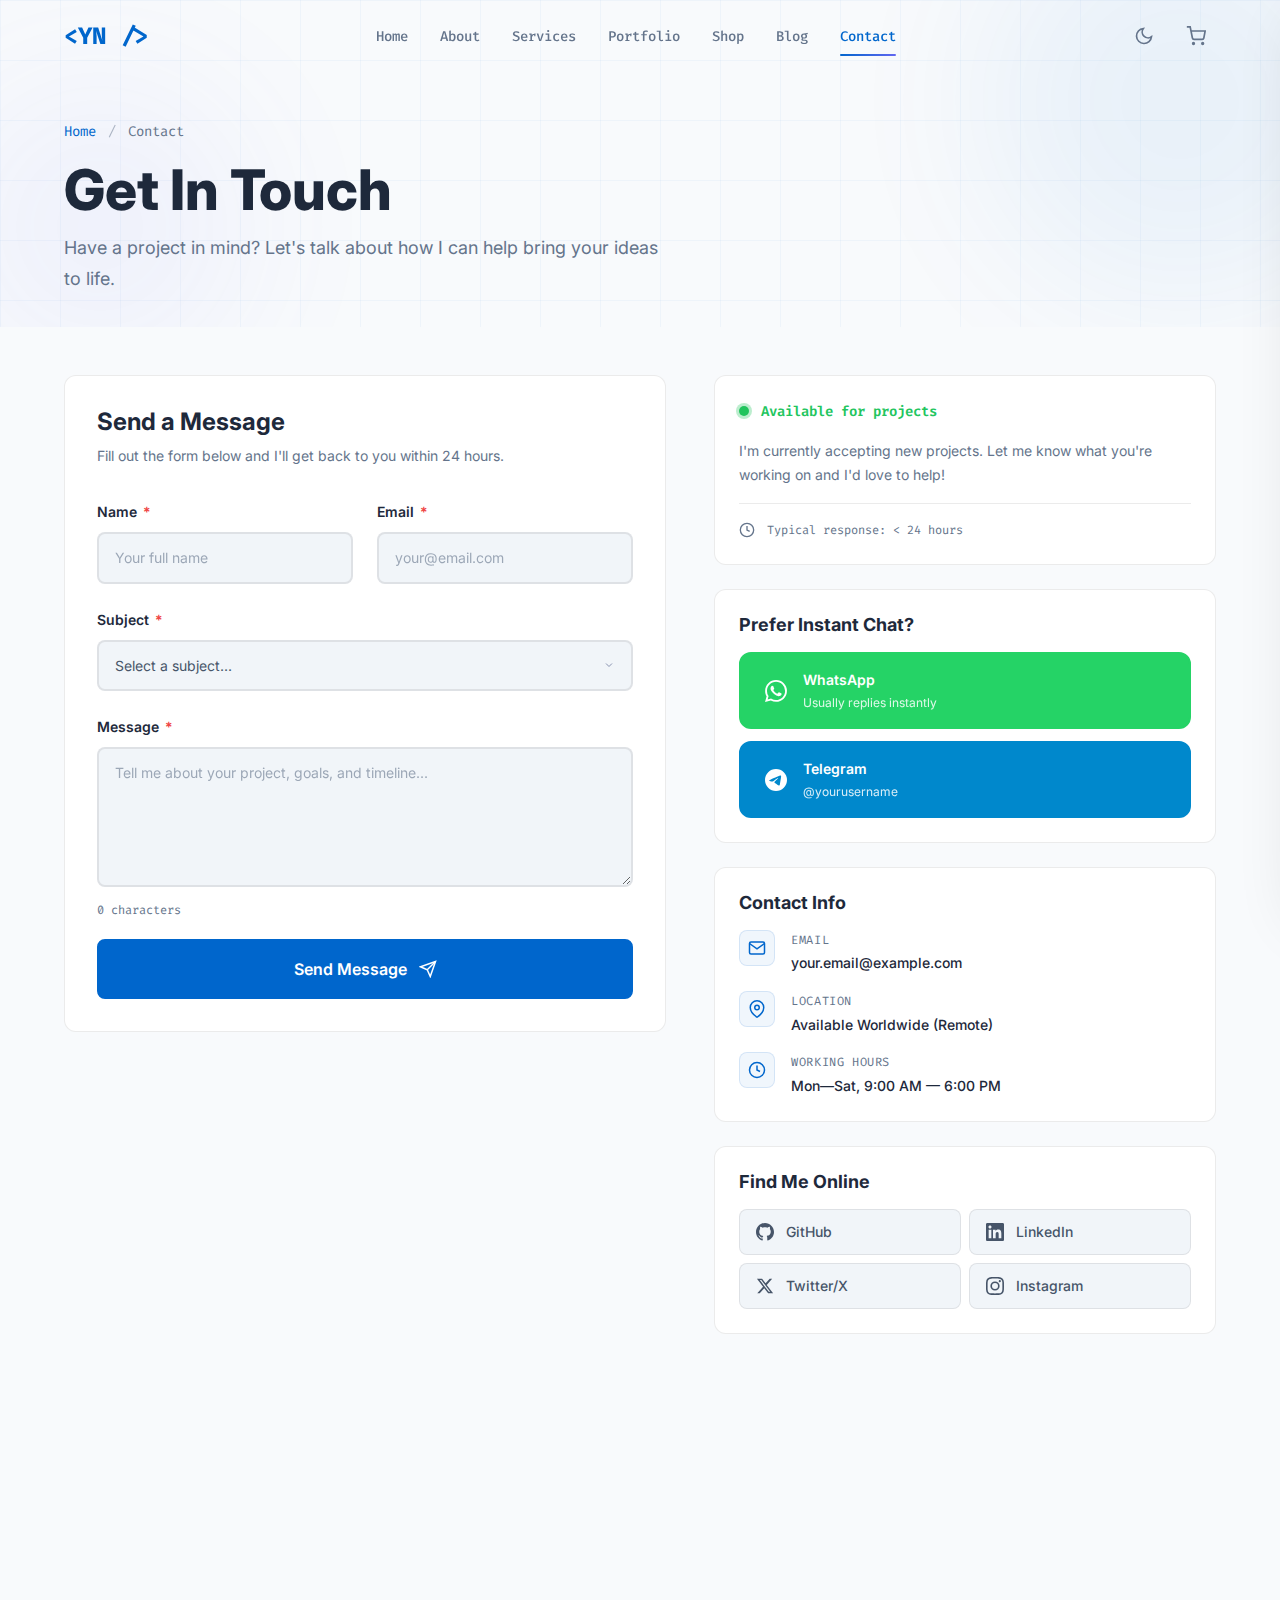
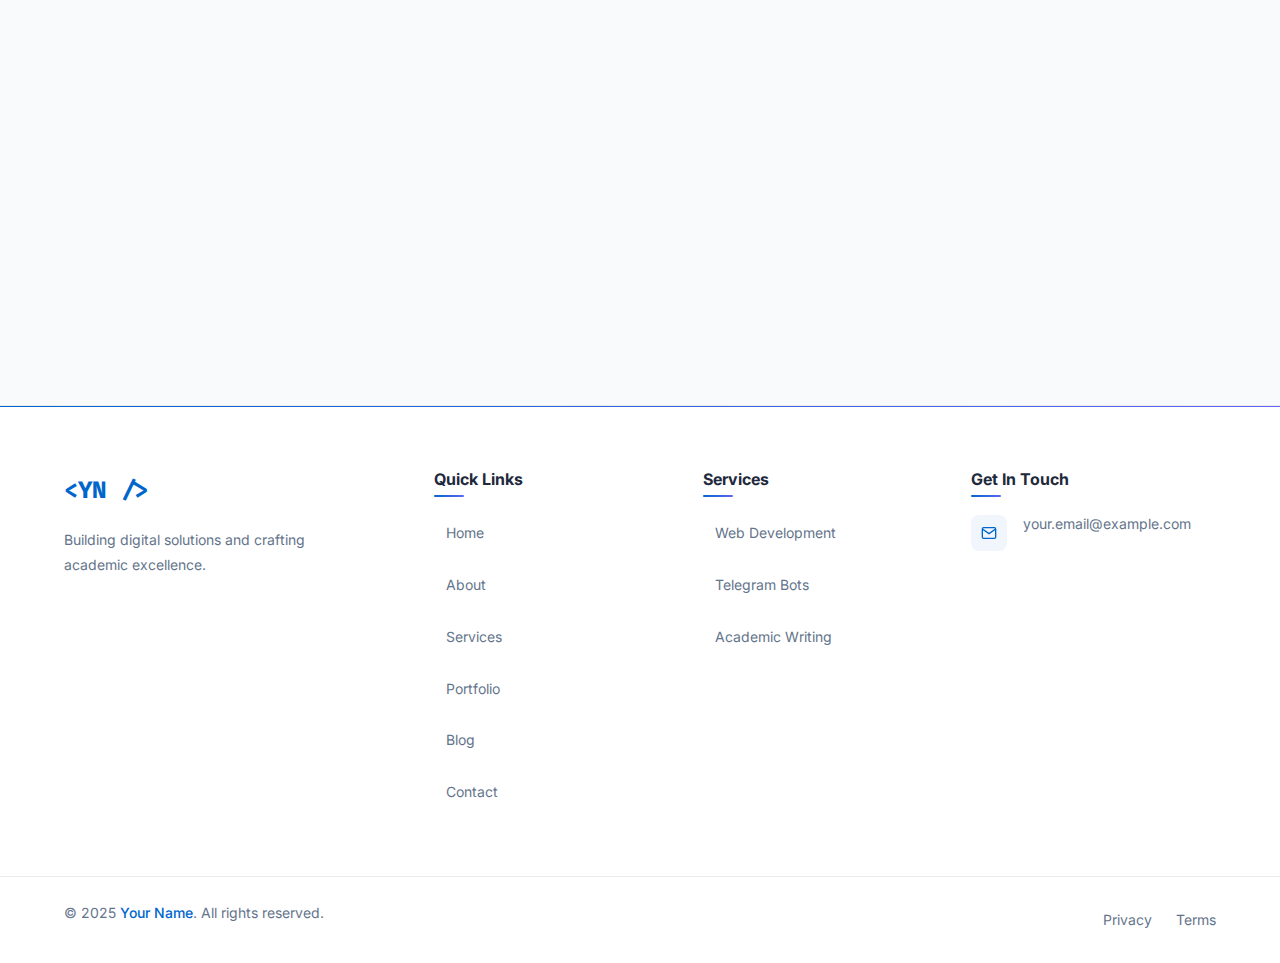
<file: contact.html>
<!-- File: contact.html -->
<!DOCTYPE html>
<html lang="en" data-theme="dark">
<head>
    <meta charset="UTF-8">
    <meta name="viewport" content="width=device-width, initial-scale=1.0">
    <title>Contact — Your Name | Get In Touch</title>
    <meta name="description" content="Get in touch for web development, Telegram bots, academic writing, or any custom project. Available for freelance work.">
    <meta name="author" content="Your Name">
    <meta property="og:title" content="Contact — Your Name"><meta property="og:description" content="Let's work together. Reach out for a free consultation."><meta property="og:type" content="website">
    <meta name="theme-color" content="#0a192f">
    <link rel="icon" type="image/x-icon" href="images/icons/favicon.ico">
    <link rel="manifest" href="manifest.json">
    <link rel="apple-touch-icon" href="images/icons/icon-192x192.png">
    <meta name="apple-mobile-web-app-capable" content="yes">
    <meta name="apple-mobile-web-app-status-bar-style" content="black-translucent">
    <link rel="preconnect" href="https://fonts.googleapis.com"><link rel="preconnect" href="https://fonts.gstatic.com" crossorigin>
    <link href="https://fonts.googleapis.com/css2?family=Inter:wght@300;400;500;600;700;800;900&family=Fira+Code:wght@400;500&display=swap" rel="stylesheet">
    <link rel="stylesheet" href="css/style.css"><link rel="stylesheet" href="css/components/animations.css"><link rel="stylesheet" href="css/components/buttons.css"><link rel="stylesheet" href="css/components/preloader.css"><link rel="stylesheet" href="css/components/header.css"><link rel="stylesheet" href="css/components/cards.css"><link rel="stylesheet" href="css/components/contact.css"><link rel="stylesheet" href="css/components/shop.css"><link rel="stylesheet" href="css/components/footer.css">
    <link rel="stylesheet" href="css/components/command-palette.css">
    <link rel="stylesheet" href="css/components/cookie-consent.css">
    <link rel="stylesheet" href="css/components/notification-bar.css">
    <link rel="stylesheet" href="css/components/skeleton.css">
</head>
<body>
    <div class="preloader" id="preloader" aria-live="polite"><div class="preloader__content"><div class="preloader__spinner"><span class="preloader__logo">&lt;YN/&gt;</span></div><div class="preloader__text">Loading<span class="preloader__dots"><span class="preloader__dot"></span><span class="preloader__dot"></span><span class="preloader__dot"></span></span></div></div></div>
    <a href="#main-content" class="skip-link">Skip to main content</a>

    <header class="header" id="header"><nav class="nav container" aria-label="Main navigation"><a href="index.html" class="nav__logo"><span class="logo-text">&lt;YN /&gt;</span></a><ul class="nav__menu" id="nav-menu" role="menubar"><li role="none"><a href="index.html" class="nav__link" role="menuitem">Home</a></li><li role="none"><a href="about.html" class="nav__link" role="menuitem">About</a></li><li role="none"><a href="services.html" class="nav__link" role="menuitem">Services</a></li><li role="none"><a href="portfolio.html" class="nav__link" role="menuitem">Portfolio</a></li><li role="none"><a href="shop.html" class="nav__link" role="menuitem">Shop</a></li><li role="none"><a href="blog.html" class="nav__link" role="menuitem">Blog</a></li><li role="none"><a href="contact.html" class="nav__link active" role="menuitem">Contact</a></li></ul><div class="nav__actions"><button class="nav__action-btn theme-toggle" id="theme-toggle" aria-label="Toggle theme"><svg class="theme-icon sun-icon" width="20" height="20" viewBox="0 0 24 24" fill="none" stroke="currentColor" stroke-width="2"><circle cx="12" cy="12" r="5"></circle><line x1="12" y1="1" x2="12" y2="3"></line><line x1="12" y1="21" x2="12" y2="23"></line><line x1="4.22" y1="4.22" x2="5.64" y2="5.64"></line><line x1="18.36" y1="18.36" x2="19.78" y2="19.78"></line><line x1="1" y1="12" x2="3" y2="12"></line><line x1="21" y1="12" x2="23" y2="12"></line><line x1="4.22" y1="19.78" x2="5.64" y2="18.36"></line><line x1="18.36" y1="5.64" x2="19.78" y2="4.22"></line></svg><svg class="theme-icon moon-icon" width="20" height="20" viewBox="0 0 24 24" fill="none" stroke="currentColor" stroke-width="2"><path d="M21 12.79A9 9 0 1 1 11.21 3 7 7 0 0 0 21 12.79z"></path></svg></button><button class="nav__action-btn cart-btn" aria-label="Cart"><svg width="20" height="20" viewBox="0 0 24 24" fill="none" stroke="currentColor" stroke-width="2"><circle cx="9" cy="21" r="1"></circle><circle cx="20" cy="21" r="1"></circle><path d="M1 1h4l2.68 13.39a2 2 0 0 0 2 1.61h9.72a2 2 0 0 0 2-1.61L23 6H6"></path></svg><span class="cart-count" id="cart-count" style="display:none;">0</span></button><button class="nav__toggle" id="nav-toggle" aria-label="Toggle menu" aria-expanded="false"><span class="hamburger-line"></span><span class="hamburger-line"></span><span class="hamburger-line"></span></button></div></nav></header>

    <main id="main-content">
        <!-- Page Header -->
        <section class="page-header"><div class="page-header__bg" aria-hidden="true"><div class="page-header__blob page-header__blob--1"></div><div class="page-header__blob page-header__blob--2"></div><div class="page-header__grid"></div></div><div class="container"><div class="page-header__content" data-animation="fade-in-up"><nav class="breadcrumbs" aria-label="Breadcrumb"><a href="index.html">Home</a><span class="breadcrumbs__separator">/</span><span class="breadcrumbs__current" aria-current="page">Contact</span></nav><h1 class="page-header__title">Get In Touch</h1><p class="page-header__subtitle">Have a project in mind? Let's talk about how I can help bring your ideas to life.</p></div></div></section>

        <!-- Contact Section -->
        <section class="section" id="contact-section">
            <div class="container">
                <div class="contact-layout">

                    <!-- Contact Form -->
                    <div class="contact-form" data-animation="fade-in-up">
                        <form id="contact-form" name="contact" method="POST" data-netlify="true" netlify-honeypot="bot-field">
                            <input type="hidden" name="form-name" value="contact">
                            <p class="sr-only"><label>Don't fill this out: <input name="bot-field"></label></p>

                            <div class="contact-form__fields">
                                <h2 class="contact-form__title">Send a Message</h2>
                                <p class="contact-form__subtitle">Fill out the form below and I'll get back to you within 24 hours.</p>

                                <div class="contact-form__grid">
                                    <!-- Name -->
                                    <div class="form-group">
                                        <label class="form-group__label" for="contact-name">Name <span class="required">*</span></label>
                                        <input type="text" id="contact-name" name="name" class="form-group__input" placeholder="Your full name" required>
                                        <span class="form-group__error">Please enter your name</span>
                                    </div>

                                    <!-- Email -->
                                    <div class="form-group">
                                        <label class="form-group__label" for="contact-email">Email <span class="required">*</span></label>
                                        <input type="email" id="contact-email" name="email" class="form-group__input" placeholder="your@email.com" required>
                                        <span class="form-group__error">Please enter a valid email</span>
                                    </div>

                                    <!-- Subject -->
                                    <div class="form-group contact-form__group--full">
                                        <label class="form-group__label" for="contact-subject">Subject <span class="required">*</span></label>
                                        <select id="contact-subject" name="subject" class="form-group__select" required>
                                            <option value="">Select a subject...</option>
                                            <!--
                                                🔧 CUSTOMIZE: Update these options to match your services
                                            -->
                                            <option value="web-development">Web Development</option>
                                            <option value="telegram-bot">Telegram Bot</option>
                                            <option value="telegram-mini-app">Telegram Mini App</option>
                                            <option value="mobile-app">Mobile App</option>
                                            <option value="saas-tool">SaaS Tool</option>
                                            <option value="academic-writing">Academic Writing</option>
                                            <option value="dissertation">Dissertation Help</option>
                                            <option value="custom-project">Custom Project</option>
                                            <option value="other">Other</option>
                                        </select>
                                        <span class="form-group__error">Please select a subject</span>
                                    </div>

                                    <!-- Message -->
                                    <div class="form-group contact-form__group--full">
                                        <label class="form-group__label" for="contact-message">Message <span class="required">*</span></label>
                                        <textarea id="contact-message" name="message" class="form-group__textarea" placeholder="Tell me about your project, goals, and timeline..." required></textarea>
                                        <span class="form-group__error">Please enter at least 20 characters</span>
                                        <span class="form-group__char-count">0 characters</span>
                                    </div>
                                </div>

                                <button type="submit" class="btn btn--primary btn--lg contact-form__submit">
                                    <span>Send Message</span>
                                    <svg width="18" height="18" viewBox="0 0 24 24" fill="none" stroke="currentColor" stroke-width="2"><line x1="22" y1="2" x2="11" y2="13"></line><polygon points="22 2 15 22 11 13 2 9 22 2"></polygon></svg>
                                </button>
                            </div>

                            <!-- Success Message -->
                            <div class="contact-form__success">
                                <span class="contact-form__success-icon">🎉</span>
                                <h3 class="contact-form__success-title">Message Sent!</h3>
                                <p class="contact-form__success-text">Thank you for reaching out. I'll get back to you within 24 hours.</p>
                                <button type="button" class="btn btn--outline" onclick="document.querySelector('.contact-form__fields').style.display='';document.querySelector('.contact-form__success').classList.remove('visible');">Send Another</button>
                            </div>
                        </form>
                    </div>

                    <!-- Contact Sidebar -->
                    <div class="contact-sidebar" data-animation="fade-in-up" data-delay="200">

                        <!-- Availability Status -->
                        <div class="availability-card">
                            <!--
                                🔧 CUSTOMIZE: Change availability status
                                - Remove --busy class for "available" (green dot)
                                - Add --busy class for "limited availability" (yellow dot)
                            -->
                            <div class="availability-card__status">
                                <span class="availability-card__dot"></span>
                                <span class="availability-card__label">Available for projects</span>
                            </div>
                            <p class="availability-card__text">I'm currently accepting new projects. Let me know what you're working on and I'd love to help!</p>
                            <div class="availability-card__response">
                                <svg width="16" height="16" viewBox="0 0 24 24" fill="none" stroke="currentColor" stroke-width="2"><circle cx="12" cy="12" r="10"></circle><polyline points="12 6 12 12 16 14"></polyline></svg>
                                Typical response: &lt; 24 hours
                            </div>
                        </div>

                        <!-- Direct Chat -->
                        <div class="contact-info-card">
                            <h3 class="contact-info-card__title">Prefer Instant Chat?</h3>
                            <div class="direct-chat">
                                <!--
                                    🔧 CUSTOMIZE: Replace with YOUR WhatsApp number
                                    Format: https://wa.me/COUNTRYCODEPHONENUMBER
                                    Example: https://wa.me/1234567890
                                -->
                                <a href="https://wa.me/1234567890?text=Hi!%20I%27m%20interested%20in%20your%20services." class="direct-chat__btn direct-chat__btn--whatsapp" target="_blank" rel="noopener noreferrer">
                                    <svg class="direct-chat__btn-icon" viewBox="0 0 24 24" fill="currentColor"><path d="M17.472 14.382c-.297-.149-1.758-.867-2.03-.967-.273-.099-.471-.148-.67.15-.197.297-.767.966-.94 1.164-.173.199-.347.223-.644.075-.297-.15-1.255-.463-2.39-1.475-.883-.788-1.48-1.761-1.653-2.059-.173-.297-.018-.458.13-.606.134-.133.298-.347.446-.52.149-.174.198-.298.298-.497.099-.198.05-.371-.025-.52-.075-.149-.669-1.612-.916-2.207-.242-.579-.487-.5-.669-.51-.173-.008-.371-.01-.57-.01-.198 0-.52.074-.792.372-.272.297-1.04 1.016-1.04 2.479 0 1.462 1.065 2.875 1.213 3.074.149.198 2.096 3.2 5.077 4.487.709.306 1.262.489 1.694.625.712.227 1.36.195 1.871.118.571-.085 1.758-.719 2.006-1.413.248-.694.248-1.289.173-1.413-.074-.124-.272-.198-.57-.347m-5.421 7.403h-.004a9.87 9.87 0 01-5.031-1.378l-.361-.214-3.741.982.998-3.648-.235-.374a9.86 9.86 0 01-1.51-5.26c.001-5.45 4.436-9.884 9.888-9.884 2.64 0 5.122 1.03 6.988 2.898a9.825 9.825 0 012.893 6.994c-.003 5.45-4.437 9.884-9.885 9.884m8.413-18.297A11.815 11.815 0 0012.05 0C5.495 0 .16 5.335.157 11.892c0 2.096.547 4.142 1.588 5.945L.057 24l6.305-1.654a11.882 11.882 0 005.683 1.448h.005c6.554 0 11.89-5.335 11.893-11.893a11.821 11.821 0 00-3.48-8.413z"/></svg>
                                    <div class="direct-chat__btn-text">WhatsApp<span class="direct-chat__btn-subtitle">Usually replies instantly</span></div>
                                </a>
                                <!--
                                    🔧 CUSTOMIZE: Replace with YOUR Telegram username
                                    Format: https://t.me/USERNAME
                                -->
                                <a href="https://t.me/yourusername" class="direct-chat__btn direct-chat__btn--telegram" target="_blank" rel="noopener noreferrer">
                                    <svg class="direct-chat__btn-icon" viewBox="0 0 24 24" fill="currentColor"><path d="M11.944 0A12 12 0 0 0 0 12a12 12 0 0 0 12 12 12 12 0 0 0 12-12A12 12 0 0 0 12 0a12 12 0 0 0-.056 0zm4.962 7.224c.1-.002.321.023.465.14a.506.506 0 0 1 .171.325c.016.093.036.306.02.472-.18 1.898-.962 6.502-1.36 8.627-.168.9-.499 1.201-.82 1.23-.696.065-1.225-.46-1.9-.902-1.056-.693-1.653-1.124-2.678-1.8-1.185-.78-.417-1.21.258-1.91.177-.184 3.247-2.977 3.307-3.23.007-.032.014-.15-.056-.212s-.174-.041-.249-.024c-.106.024-1.793 1.14-5.061 3.345-.48.33-.913.49-1.302.48-.428-.008-1.252-.241-1.865-.44-.752-.245-1.349-.374-1.297-.789.027-.216.325-.437.893-.663 3.498-1.524 5.83-2.529 6.998-3.014 3.332-1.386 4.025-1.627 4.476-1.635z"/></svg>
                                    <div class="direct-chat__btn-text">Telegram<span class="direct-chat__btn-subtitle">@yourusername</span></div>
                                </a>
                            </div>
                        </div>

                        <!-- Contact Info -->
                        <div class="contact-info-card">
                            <h3 class="contact-info-card__title">Contact Info</h3>
                            <div class="contact-info-list">
                                <!--
                                    🔧 CUSTOMIZE: Replace with YOUR real contact info
                                -->
                                <div class="contact-info-list__item">
                                    <div class="contact-info-list__icon"><svg width="18" height="18" viewBox="0 0 24 24" fill="none" stroke="currentColor" stroke-width="2"><path d="M4 4h16c1.1 0 2 .9 2 2v12c0 1.1-.9 2-2 2H4c-1.1 0-2-.9-2-2V6c0-1.1.9-2 2-2z"></path><polyline points="22,6 12,13 2,6"></polyline></svg></div>
                                    <div>
                                        <div class="contact-info-list__label">Email</div>
                                        <div class="contact-info-list__value"><a href="mailto:your.email@example.com">your.email@example.com</a></div>
                                    </div>
                                </div>
                                <div class="contact-info-list__item">
                                    <div class="contact-info-list__icon"><svg width="18" height="18" viewBox="0 0 24 24" fill="none" stroke="currentColor" stroke-width="2"><path d="M21 10c0 7-9 13-9 13s-9-6-9-13a9 9 0 0 1 18 0z"></path><circle cx="12" cy="10" r="3"></circle></svg></div>
                                    <div>
                                        <div class="contact-info-list__label">Location</div>
                                        <div class="contact-info-list__value">Available Worldwide (Remote)</div>
                                    </div>
                                </div>
                                <div class="contact-info-list__item">
                                    <div class="contact-info-list__icon"><svg width="18" height="18" viewBox="0 0 24 24" fill="none" stroke="currentColor" stroke-width="2"><circle cx="12" cy="12" r="10"></circle><polyline points="12 6 12 12 16 14"></polyline></svg></div>
                                    <div>
                                        <div class="contact-info-list__label">Working Hours</div>
                                        <div class="contact-info-list__value">Mon—Sat, 9:00 AM — 6:00 PM</div>
                                    </div>
                                </div>
                            </div>
                        </div>

                        <!-- Social Links -->
                        <div class="contact-info-card">
                            <h3 class="contact-info-card__title">Find Me Online</h3>
                            <!--
                                🔧 CUSTOMIZE: Replace # with YOUR social links
                            -->
                            <div class="social-grid">
                                <a href="#" class="social-grid__link" target="_blank" rel="noopener noreferrer"><svg width="18" height="18" viewBox="0 0 24 24" fill="currentColor"><path d="M12 0c-6.626 0-12 5.373-12 12 0 5.302 3.438 9.8 8.207 11.387.599.111.793-.261.793-.577v-2.234c-3.338.726-4.033-1.416-4.033-1.416-.546-1.387-1.333-1.756-1.333-1.756-1.089-.745.083-.729.083-.729 1.205.084 1.839 1.237 1.839 1.237 1.07 1.834 2.807 1.304 3.492.997.107-.775.418-1.305.762-1.604-2.665-.305-5.467-1.334-5.467-5.931 0-1.311.469-2.381 1.236-3.221-.124-.303-.535-1.524.117-3.176 0 0 1.008-.322 3.301 1.23.957-.266 1.983-.399 3.003-.404 1.02.005 2.047.138 3.006.404 2.291-1.552 3.297-1.23 3.297-1.23.653 1.653.242 2.874.118 3.176.77.84 1.235 1.911 1.235 3.221 0 4.609-2.807 5.624-5.479 5.921.43.372.823 1.102.823 2.222v3.293c0 .319.192.694.801.576 4.765-1.589 8.199-6.086 8.199-11.386 0-6.627-5.373-12-12-12z"/></svg> GitHub</a>
                                <a href="#" class="social-grid__link" target="_blank" rel="noopener noreferrer"><svg width="18" height="18" viewBox="0 0 24 24" fill="currentColor"><path d="M20.447 20.452h-3.554v-5.569c0-1.328-.027-3.037-1.852-3.037-1.853 0-2.136 1.445-2.136 2.939v5.667H9.351V9h3.414v1.561h.046c.477-.9 1.637-1.85 3.37-1.85 3.601 0 4.267 2.37 4.267 5.455v6.286zM5.337 7.433c-1.144 0-2.063-.926-2.063-2.065 0-1.138.92-2.063 2.063-2.063 1.14 0 2.064.925 2.064 2.063 0 1.139-.925 2.065-2.064 2.065zm1.782 13.019H3.555V9h3.564v11.452zM22.225 0H1.771C.792 0 0 .774 0 1.729v20.542C0 23.227.792 24 1.771 24h20.451C23.2 24 24 23.227 24 22.271V1.729C24 .774 23.2 0 22.222 0h.003z"/></svg> LinkedIn</a>
                                <a href="#" class="social-grid__link" target="_blank" rel="noopener noreferrer"><svg width="18" height="18" viewBox="0 0 24 24" fill="currentColor"><path d="M18.244 2.25h3.308l-7.227 8.26 8.502 11.24H16.17l-5.214-6.817L4.99 21.75H1.68l7.73-8.835L1.254 2.25H8.08l4.713 6.231zm-1.161 17.52h1.833L7.084 4.126H5.117z"/></svg> Twitter/X</a>
                                <a href="#" class="social-grid__link" target="_blank" rel="noopener noreferrer"><svg width="18" height="18" viewBox="0 0 24 24" fill="currentColor"><path d="M12 2.163c3.204 0 3.584.012 4.85.07 3.252.148 4.771 1.691 4.919 4.919.058 1.265.069 1.645.069 4.849 0 3.205-.012 3.584-.069 4.849-.149 3.225-1.664 4.771-4.919 4.919-1.266.058-1.644.07-4.85.07-3.204 0-3.584-.012-4.849-.07-3.26-.149-4.771-1.699-4.919-4.92-.058-1.265-.07-1.644-.07-4.849 0-3.204.013-3.583.07-4.849.149-3.227 1.664-4.771 4.919-4.919 1.266-.057 1.645-.069 4.849-.069zM12 0C8.741 0 8.333.014 7.053.072 2.695.272.273 2.69.073 7.052.014 8.333 0 8.741 0 12c0 3.259.014 3.668.072 4.948.2 4.358 2.618 6.78 6.98 6.98C8.333 23.986 8.741 24 12 24c3.259 0 3.668-.014 4.948-.072 4.354-.2 6.782-2.618 6.979-6.98.059-1.28.073-1.689.073-4.948 0-3.259-.014-3.667-.072-4.947-.196-4.354-2.617-6.78-6.979-6.98C15.668.014 15.259 0 12 0zm0 5.838a6.162 6.162 0 100 12.324 6.162 6.162 0 000-12.324zM12 16a4 4 0 110-8 4 4 0 010 8zm6.406-11.845a1.44 1.44 0 100 2.881 1.44 1.44 0 000-2.881z"/></svg> Instagram</a>
                            </div>
                        </div>
                    </div>
                </div>
            </div>
        </section>

        <!-- FAQ Section -->
        <section class="section faq-section" id="faq" aria-labelledby="faq-heading">
            <div class="container">
                <div class="section__header" data-animation="fade-in-up">
                    <span class="section__label">Common Questions</span>
                    <h2 class="section__title" id="faq-heading">Frequently Asked <span class="text-gradient">Questions</span></h2>
                </div>

                <!--
                    🔧 CUSTOMIZE: Replace with YOUR real FAQ content
                -->
                <div class="faq-list" data-animation="fade-in-up" data-delay="200">
                    <div class="faq-item">
                        <button class="faq-item__trigger" aria-expanded="false">
                            <span>What is your typical project timeline?</span>
                            <svg class="faq-item__icon" width="24" height="24" viewBox="0 0 24 24" fill="none" stroke="currentColor" stroke-width="2"><line x1="12" y1="5" x2="12" y2="19"></line><line x1="5" y1="12" x2="19" y2="12"></line></svg>
                        </button>
                        <div class="faq-item__content" aria-hidden="true">
                            <div class="faq-item__answer">Most projects take 2-6 weeks depending on complexity. A simple portfolio site can be done in 1-2 weeks, while a full web application or SaaS tool might take 4-8 weeks. I'll give you a detailed timeline estimate during our initial consultation.</div>
                        </div>
                    </div>

                    <div class="faq-item">
                        <button class="faq-item__trigger" aria-expanded="false">
                            <span>How much do your services cost?</span>
                            <svg class="faq-item__icon" width="24" height="24" viewBox="0 0 24 24" fill="none" stroke="currentColor" stroke-width="2"><line x1="12" y1="5" x2="12" y2="19"></line><line x1="5" y1="12" x2="19" y2="12"></line></svg>
                        </button>
                        <div class="faq-item__content" aria-hidden="true">
                            <div class="faq-item__answer">Pricing varies based on the project scope. I offer three tiers (Basic, Standard, Premium) for each service. Visit my <a href="services.html">Services page</a> for detailed pricing. I'm happy to provide a custom quote for your specific needs — just fill out the contact form above.</div>
                        </div>
                    </div>

                    <div class="faq-item">
                        <button class="faq-item__trigger" aria-expanded="false">
                            <span>Do you offer revisions?</span>
                            <svg class="faq-item__icon" width="24" height="24" viewBox="0 0 24 24" fill="none" stroke="currentColor" stroke-width="2"><line x1="12" y1="5" x2="12" y2="19"></line><line x1="5" y1="12" x2="19" y2="12"></line></svg>
                        </button>
                        <div class="faq-item__content" aria-hidden="true">
                            <div class="faq-item__answer">Absolutely! All packages include at least 2 rounds of revisions. Premium packages include unlimited revisions until you're 100% satisfied. I believe in iterating until the result exceeds your expectations.</div>
                        </div>
                    </div>

                    <div class="faq-item">
                        <button class="faq-item__trigger" aria-expanded="false">
                            <span>What technologies do you work with?</span>
                            <svg class="faq-item__icon" width="24" height="24" viewBox="0 0 24 24" fill="none" stroke="currentColor" stroke-width="2"><line x1="12" y1="5" x2="12" y2="19"></line><line x1="5" y1="12" x2="19" y2="12"></line></svg>
                        </button>
                        <div class="faq-item__content" aria-hidden="true">
                            <div class="faq-item__answer">For web development: HTML5, CSS3, JavaScript, React, Node.js, Python, and more. For Telegram bots: Python (python-telegram-bot, aiogram) and Node.js. For academic work: I'm proficient in APA, MLA, Chicago, and Harvard citation styles, and comfortable with research across multiple disciplines.</div>
                        </div>
                    </div>

                    <div class="faq-item">
                        <button class="faq-item__trigger" aria-expanded="false">
                            <span>Can you work with my existing team?</span>
                            <svg class="faq-item__icon" width="24" height="24" viewBox="0 0 24 24" fill="none" stroke="currentColor" stroke-width="2"><line x1="12" y1="5" x2="12" y2="19"></line><line x1="5" y1="12" x2="19" y2="12"></line></svg>
                        </button>
                        <div class="faq-item__content" aria-hidden="true">
                            <div class="faq-item__answer">Yes! I'm experienced with collaborative workflows. I'm comfortable with Git, Slack, Trello, Notion, Jira, and other project management tools. I can integrate into your existing workflow seamlessly.</div>
                        </div>
                    </div>

                    <div class="faq-item">
                        <button class="faq-item__trigger" aria-expanded="false">
                            <span>Do you provide ongoing support after project completion?</span>
                            <svg class="faq-item__icon" width="24" height="24" viewBox="0 0 24 24" fill="none" stroke="currentColor" stroke-width="2"><line x1="12" y1="5" x2="12" y2="19"></line><line x1="5" y1="12" x2="19" y2="12"></line></svg>
                        </button>
                        <div class="faq-item__content" aria-hidden="true">
                            <div class="faq-item__answer">All projects include 30 days of free bug-fix support after delivery. For ongoing maintenance, updates, and feature additions, I offer monthly retainer packages at discounted rates. We can discuss this during our consultation.</div>
                        </div>
                    </div>
                </div>
            </div>
        </section>
    </main>

    <!-- Cart Drawer -->
    <div class="cart-overlay" id="cart-overlay"></div>
    <aside class="cart-drawer" id="cart-drawer" aria-label="Shopping cart"><div class="cart-drawer__header"><h2 class="cart-drawer__title"><svg width="20" height="20" viewBox="0 0 24 24" fill="none" stroke="currentColor" stroke-width="2"><circle cx="9" cy="21" r="1"></circle><circle cx="20" cy="21" r="1"></circle><path d="M1 1h4l2.68 13.39a2 2 0 0 0 2 1.61h9.72a2 2 0 0 0 2-1.61L23 6H6"></path></svg> Cart <span class="cart-drawer__count" id="cart-drawer-count">0</span></h2><button class="cart-drawer__close" aria-label="Close cart"><svg width="20" height="20" viewBox="0 0 24 24" fill="none" stroke="currentColor" stroke-width="2"><line x1="18" y1="6" x2="6" y2="18"></line><line x1="6" y1="6" x2="18" y2="18"></line></svg></button></div><div class="cart-drawer__items" id="cart-items"></div><div class="cart-drawer__footer" id="cart-footer"><div class="cart-drawer__subtotal"><span class="cart-drawer__subtotal-label">Subtotal</span><span class="cart-drawer__subtotal-value" id="cart-subtotal">$0.00</span></div><a href="#" class="btn btn--primary cart-drawer__checkout">Checkout</a><a href="shop.html" class="btn btn--ghost cart-drawer__continue">Continue Shopping</a></div></aside>

    <!-- Footer -->
    <footer class="footer" id="footer"><div class="footer__main"><div class="container"><div class="footer__grid"><div class="footer__column"><a href="index.html" class="footer__brand-logo">&lt;YN /&gt;</a><p class="footer__brand-description">Building digital solutions and crafting academic excellence.</p></div><div class="footer__column"><h4 class="footer__column-title">Quick Links</h4><nav class="footer__links"><a href="index.html" class="footer__link">Home</a><a href="about.html" class="footer__link">About</a><a href="services.html" class="footer__link">Services</a><a href="portfolio.html" class="footer__link">Portfolio</a><a href="blog.html" class="footer__link">Blog</a><a href="contact.html" class="footer__link">Contact</a></nav></div><div class="footer__column"><h4 class="footer__column-title">Services</h4><nav class="footer__links"><a href="services.html#web-development" class="footer__link">Web Development</a><a href="services.html#telegram-bots" class="footer__link">Telegram Bots</a><a href="services.html#academic-writing" class="footer__link">Academic Writing</a></nav></div><div class="footer__column"><h4 class="footer__column-title">Get In Touch</h4><div class="footer__contact-item"><div class="footer__contact-icon"><svg width="16" height="16" viewBox="0 0 24 24" fill="none" stroke="currentColor" stroke-width="2"><path d="M4 4h16c1.1 0 2 .9 2 2v12c0 1.1-.9 2-2 2H4c-1.1 0-2-.9-2-2V6c0-1.1.9-2 2-2z"></path><polyline points="22,6 12,13 2,6"></polyline></svg></div><div class="footer__contact-text"><a href="mailto:your.email@example.com">your.email@example.com</a></div></div></div></div></div></div><div class="footer__bottom"><div class="container"><div class="footer__bottom-inner"><p class="footer__copyright">&copy; 2025 <a href="index.html">Your Name</a>. All rights reserved.</p><div class="footer__legal-links"><a href="#" class="footer__legal-link">Privacy</a><a href="#" class="footer__legal-link">Terms</a></div></div></div></div></footer>

    <button class="back-to-top" id="back-to-top" aria-label="Back to top"><svg class="back-to-top__progress-ring" width="46" height="46" viewBox="0 0 46 46"><circle class="back-to-top__progress-bg" cx="23" cy="23" r="20" fill="none" stroke-width="2"/><circle class="back-to-top__progress" cx="23" cy="23" r="20" fill="none" stroke-width="2" stroke-dasharray="125.66" stroke-dashoffset="125.66"/></svg><svg class="back-to-top__arrow" width="18" height="18" viewBox="0 0 24 24" fill="none" stroke="currentColor" stroke-width="2.5"><polyline points="18 15 12 9 6 15"></polyline></svg></button>

    <script src="js/components/preloader.js"></script>
    <script src="js/main.js"></script>
    <script src="js/components/forms.js"></script>
    <script src="js/components/accordion.js"></script>
    <script src="js/components/shop-cart.js"></script>
    <script src="js/components/back-to-top.js"></script>
    <script src="js/components/scroll-animations.js"></script>
    <script src="js/components/content-loader.js"></script>
    <script src="js/components/sw-register.js"></script>
</body>
</html>
</file>
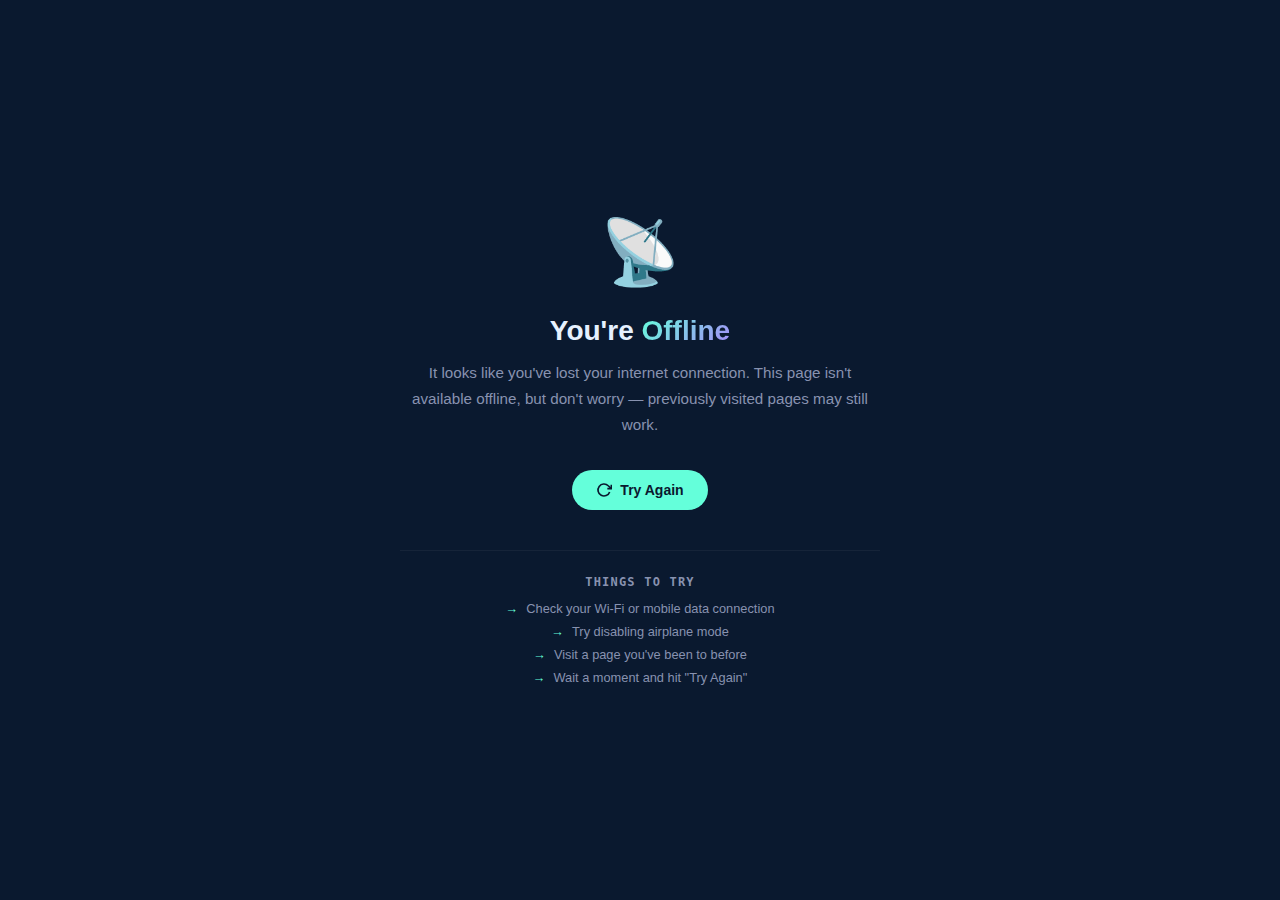
<file: offline.html>
<!-- File: offline.html -->
<!DOCTYPE html>
<html lang="en" data-theme="dark">
<head>
    <meta charset="UTF-8">
    <meta name="viewport" content="width=device-width, initial-scale=1.0">
    <title>Offline — Your Name</title>

    <!--
        This page is completely self-contained — ALL styles are inline.
        This is intentional because when the user is offline, we can't
        guarantee that external CSS files are cached. By inlining everything,
        this page ALWAYS renders correctly.
    -->
    <style>
        :root {
            --bg: #0a192f;
            --text: #e6f1ff;
            --text-dim: #8892b0;
            --accent: #64ffda;
        }

        [data-theme="light"] {
            --bg: #f8fafc;
            --text: #1a202c;
            --text-dim: #64748b;
            --accent: #0066cc;
        }

        * {
            margin: 0;
            padding: 0;
            box-sizing: border-box;
        }

        body {
            font-family: 'Inter', -apple-system, BlinkMacSystemFont, 'Segoe UI', sans-serif;
            background: var(--bg);
            color: var(--text);
            min-height: 100vh;
            display: flex;
            align-items: center;
            justify-content: center;
            padding: 2rem;
        }

        .offline-container {
            text-align: center;
            max-width: 480px;
        }

        .offline-icon {
            font-size: 4rem;
            margin-bottom: 1.5rem;
            display: block;
            animation: float 3s ease-in-out infinite;
        }

        @keyframes float {
            0%, 100% { transform: translateY(0); }
            50% { transform: translateY(-10px); }
        }

        .offline-title {
            font-size: 1.75rem;
            font-weight: 800;
            margin-bottom: 0.75rem;
            line-height: 1.2;
        }

        .offline-title span {
            background: linear-gradient(135deg, var(--accent), #a78bfa);
            -webkit-background-clip: text;
            -webkit-text-fill-color: transparent;
            background-clip: text;
        }

        .offline-text {
            color: var(--text-dim);
            font-size: 0.95rem;
            line-height: 1.7;
            margin-bottom: 2rem;
        }

        .offline-btn {
            display: inline-flex;
            align-items: center;
            gap: 0.5rem;
            padding: 0.75rem 1.5rem;
            background: var(--accent);
            color: var(--bg);
            border: none;
            border-radius: 9999px;
            font-size: 0.875rem;
            font-weight: 700;
            cursor: pointer;
            text-decoration: none;
            transition: all 0.2s ease;
        }

        .offline-btn:hover {
            transform: translateY(-2px);
            box-shadow: 0 4px 20px rgba(100, 255, 218, 0.3);
        }

        .offline-btn:active {
            transform: translateY(0);
        }

        .offline-tips {
            margin-top: 2.5rem;
            padding-top: 1.5rem;
            border-top: 1px solid rgba(255,255,255,0.05);
        }

        [data-theme="light"] .offline-tips {
            border-top-color: rgba(0,0,0,0.08);
        }

        .offline-tips-title {
            font-size: 0.75rem;
            text-transform: uppercase;
            letter-spacing: 0.1em;
            color: var(--text-dim);
            margin-bottom: 0.75rem;
            font-family: 'Fira Code', monospace;
        }

        .offline-tips ul {
            list-style: none;
            display: flex;
            flex-direction: column;
            gap: 0.5rem;
        }

        .offline-tips li {
            font-size: 0.8rem;
            color: var(--text-dim);
            display: flex;
            align-items: center;
            gap: 0.5rem;
            justify-content: center;
        }

        .offline-tips li::before {
            content: '→';
            color: var(--accent);
        }

        /* Simple theme detection based on system preference */
        @media (prefers-color-scheme: light) {
            :root:not([data-theme="dark"]) {
                --bg: #f8fafc;
                --text: #1a202c;
                --text-dim: #64748b;
                --accent: #0066cc;
            }
        }
    </style>
</head>
<body>
    <div class="offline-container">
        <span class="offline-icon">📡</span>
        <h1 class="offline-title">You're <span>Offline</span></h1>
        <p class="offline-text">
            It looks like you've lost your internet connection.
            This page isn't available offline, but don't worry —
            previously visited pages may still work.
        </p>
        <button class="offline-btn" onclick="window.location.reload()">
            <svg width="16" height="16" viewBox="0 0 24 24" fill="none" stroke="currentColor" stroke-width="2.5">
                <polyline points="23 4 23 10 17 10"></polyline>
                <path d="M20.49 15a9 9 0 1 1-2.12-9.36L23 10"></path>
            </svg>
            Try Again
        </button>

        <div class="offline-tips">
            <h2 class="offline-tips-title">Things to try</h2>
            <ul>
                <li>Check your Wi-Fi or mobile data connection</li>
                <li>Try disabling airplane mode</li>
                <li>Visit a page you've been to before</li>
                <li>Wait a moment and hit "Try Again"</li>
            </ul>
        </div>
    </div>

    <script>
        /*
         * Auto-reload when connection is restored.
         * The 'online' event fires when the browser detects
         * network connectivity has been restored.
         */
        window.addEventListener('online', () => {
            window.location.reload();
        });
    </script>
</body>
</html>
</file>
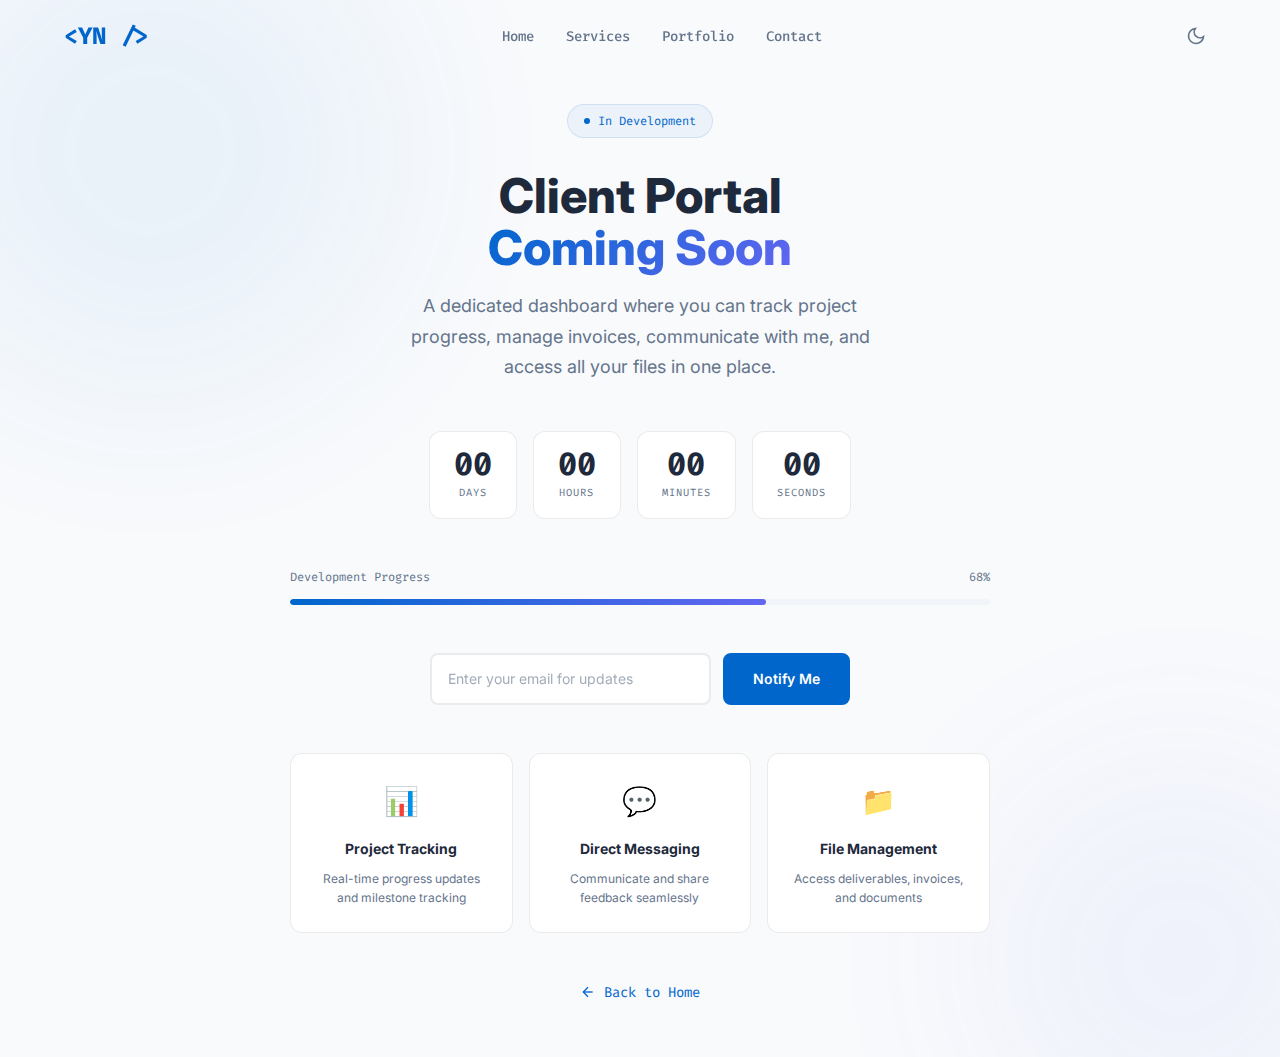
<file: portal.html>
<!-- File: portal.html -->
<!DOCTYPE html>
<html lang="en" data-theme="dark">
<head>
    <meta charset="UTF-8">
    <meta name="viewport" content="width=device-width, initial-scale=1.0">
    <title>Client Portal — Coming Soon</title>
    <meta name="description" content="Our client portal is coming soon. Track projects, manage invoices, and communicate in one place.">
    <meta name="theme-color" content="#0a192f">
    <link rel="icon" type="image/x-icon" href="images/icons/favicon.ico">
    <link rel="manifest" href="manifest.json">
    <link rel="apple-touch-icon" href="images/icons/icon-192x192.png">
    <meta name="apple-mobile-web-app-capable" content="yes">
    <meta name="apple-mobile-web-app-status-bar-style" content="black-translucent">
    <link rel="preconnect" href="https://fonts.googleapis.com"><link rel="preconnect" href="https://fonts.gstatic.com" crossorigin>
    <link href="https://fonts.googleapis.com/css2?family=Inter:wght@300;400;500;600;700;800;900&family=Fira+Code:wght@400;500&display=swap" rel="stylesheet">
    <link rel="stylesheet" href="css/style.css">
    <link rel="stylesheet" href="css/components/animations.css">
    <link rel="stylesheet" href="css/components/buttons.css">
    <link rel="stylesheet" href="css/components/header.css">
    <link rel="stylesheet" href="css/components/footer.css">
    <link rel="stylesheet" href="css/components/skeleton.css">
    <style>
        /* Coming Soon page specific styles */
        .coming-soon {
            min-height: 100vh;
            display: flex;
            align-items: center;
            justify-content: center;
            padding: calc(var(--header-height) + 2rem) var(--space-lg) var(--space-2xl);
            position: relative;
            overflow: hidden;
        }

        .coming-soon__bg {
            position: absolute;
            inset: 0;
            pointer-events: none;
        }

        .coming-soon__blob {
            position: absolute;
            border-radius: 50%;
            filter: blur(100px);
            opacity: 0.06;
        }

        .coming-soon__blob--1 {
            width: 500px;
            height: 500px;
            background: var(--accent-primary);
            top: -100px;
            left: -100px;
        }

        .coming-soon__blob--2 {
            width: 400px;
            height: 400px;
            background: var(--accent-secondary);
            bottom: -100px;
            right: -100px;
        }

        .coming-soon__content {
            position: relative;
            z-index: 1;
            text-align: center;
            max-width: 700px;
            width: 100%;
        }

        .coming-soon__badge {
            display: inline-flex;
            align-items: center;
            gap: var(--space-xs);
            padding: 0.35rem 1rem;
            background: rgba(100, 255, 218, 0.06);
            border: 1px solid rgba(100, 255, 218, 0.15);
            border-radius: var(--radius-full);
            font-size: var(--fs-xs);
            font-family: var(--font-mono);
            color: var(--accent-primary);
            margin-bottom: var(--space-xl);
        }

        [data-theme="light"] .coming-soon__badge {
            background: rgba(0, 102, 204, 0.05);
            border-color: rgba(0, 102, 204, 0.12);
        }

        .coming-soon__badge-dot {
            width: 6px;
            height: 6px;
            border-radius: 50%;
            background: var(--accent-primary);
            animation: pulse-dot 2s ease-in-out infinite;
        }

        .coming-soon__title {
            font-size: clamp(2rem, 5vw, 3rem);
            font-weight: 800;
            color: var(--text-heading);
            margin-bottom: var(--space-md);
            line-height: 1.1;
        }

        .coming-soon__description {
            font-size: var(--fs-md);
            color: var(--text-secondary);
            margin-bottom: var(--space-2xl);
            line-height: 1.7;
            max-width: 500px;
            margin-left: auto;
            margin-right: auto;
        }

        /* Countdown */
        .countdown {
            display: flex;
            gap: var(--space-md);
            justify-content: center;
            margin-bottom: var(--space-2xl);
            flex-wrap: wrap;
        }

        .countdown__item {
            background: var(--bg-secondary);
            border: 1px solid var(--border-color);
            border-radius: var(--radius-lg);
            padding: var(--space-md) var(--space-lg);
            min-width: 80px;
            text-align: center;
        }

        .countdown__number {
            font-size: var(--fs-2xl);
            font-weight: 800;
            color: var(--text-heading);
            font-family: var(--font-mono);
            line-height: 1;
            margin-bottom: 4px;
        }

        .countdown__label {
            font-size: 0.65rem;
            font-family: var(--font-mono);
            color: var(--text-secondary);
            text-transform: uppercase;
            letter-spacing: 0.1em;
        }

        /* Progress bar */
        .progress-section {
            margin-bottom: var(--space-2xl);
        }

        .progress-section__label {
            display: flex;
            justify-content: space-between;
            font-size: var(--fs-xs);
            font-family: var(--font-mono);
            color: var(--text-secondary);
            margin-bottom: var(--space-sm);
        }

        .progress-section__bar {
            height: 6px;
            background: var(--bg-tertiary);
            border-radius: var(--radius-full);
            overflow: hidden;
        }

        .progress-section__fill {
            height: 100%;
            background: var(--accent-gradient);
            border-radius: var(--radius-full);
            transition: width 1.5s ease;
        }

        /* Email signup */
        .notify-form {
            display: flex;
            gap: var(--space-sm);
            max-width: 420px;
            margin: 0 auto var(--space-2xl);
        }

        .notify-form__input {
            flex: 1;
            padding: 0.75rem 1rem;
            background: var(--bg-secondary);
            border: 2px solid var(--border-color);
            border-radius: var(--radius-md);
            color: var(--text-primary);
            font-size: var(--fs-sm);
            font-family: var(--font-primary);
        }

        .notify-form__input:focus {
            outline: none;
            border-color: var(--accent-primary);
        }

        .notify-form__input::placeholder {
            color: var(--text-secondary);
            opacity: 0.6;
        }

        @media (max-width: 480px) {
            .notify-form {
                flex-direction: column;
            }
        }

        /* Feature preview cards */
        .features-preview {
            display: grid;
            grid-template-columns: repeat(3, 1fr);
            gap: var(--space-md);
            margin-top: var(--space-xl);
        }

        @media (max-width: 640px) {
            .features-preview {
                grid-template-columns: 1fr;
            }
        }

        .feature-preview-card {
            background: var(--bg-secondary);
            border: 1px solid var(--border-color);
            border-radius: var(--radius-lg);
            padding: var(--space-lg);
            text-align: center;
            transition: all var(--transition-base);
        }

        .feature-preview-card:hover {
            border-color: var(--border-hover);
            transform: translateY(-3px);
        }

        .feature-preview-card__icon {
            font-size: 1.75rem;
            margin-bottom: var(--space-sm);
            display: block;
        }

        .feature-preview-card__title {
            font-size: var(--fs-sm);
            font-weight: 700;
            color: var(--text-heading);
            margin-bottom: var(--space-xs);
        }

        .feature-preview-card__desc {
            font-size: var(--fs-xs);
            color: var(--text-secondary);
            line-height: 1.6;
        }

        /* Back link */
        .coming-soon__back {
            margin-top: var(--space-2xl);
        }

        .coming-soon__back a {
            color: var(--accent-primary);
            font-size: var(--fs-sm);
            font-family: var(--font-mono);
            text-decoration: none;
            transition: opacity var(--transition-fast);
            display: inline-flex;
            align-items: center;
            gap: var(--space-xs);
        }

        .coming-soon__back a:hover {
            opacity: 0.8;
        }
    </style>
</head>
<body>
    <a href="#main-content" class="skip-link">Skip to main content</a>

    <!-- Minimal header -->
    <header class="header" id="header">
        <nav class="nav container" aria-label="Main navigation">
            <a href="index.html" class="nav__logo"><span class="logo-text">&lt;YN /&gt;</span></a>
            <ul class="nav__menu" id="nav-menu" role="menubar">
                <li role="none"><a href="index.html" class="nav__link" role="menuitem">Home</a></li>
                <li role="none"><a href="services.html" class="nav__link" role="menuitem">Services</a></li>
                <li role="none"><a href="portfolio.html" class="nav__link" role="menuitem">Portfolio</a></li>
                <li role="none"><a href="contact.html" class="nav__link" role="menuitem">Contact</a></li>
            </ul>
            <div class="nav__actions">
                <button class="nav__action-btn theme-toggle" id="theme-toggle" aria-label="Toggle theme">
                    <svg class="theme-icon sun-icon" width="20" height="20" viewBox="0 0 24 24" fill="none" stroke="currentColor" stroke-width="2"><circle cx="12" cy="12" r="5"></circle><line x1="12" y1="1" x2="12" y2="3"></line><line x1="12" y1="21" x2="12" y2="23"></line><line x1="4.22" y1="4.22" x2="5.64" y2="5.64"></line><line x1="18.36" y1="18.36" x2="19.78" y2="19.78"></line><line x1="1" y1="12" x2="3" y2="12"></line><line x1="21" y1="12" x2="23" y2="12"></line><line x1="4.22" y1="19.78" x2="5.64" y2="18.36"></line><line x1="18.36" y1="5.64" x2="19.78" y2="4.22"></line></svg>
                    <svg class="theme-icon moon-icon" width="20" height="20" viewBox="0 0 24 24" fill="none" stroke="currentColor" stroke-width="2"><path d="M21 12.79A9 9 0 1 1 11.21 3 7 7 0 0 0 21 12.79z"></path></svg>
                </button>
                <button class="nav__toggle" id="nav-toggle" aria-label="Toggle menu" aria-expanded="false">
                    <span class="hamburger-line"></span>
                    <span class="hamburger-line"></span>
                    <span class="hamburger-line"></span>
                </button>
            </div>
        </nav>
    </header>

    <main id="main-content">
        <div class="coming-soon">
            <div class="coming-soon__bg" aria-hidden="true">
                <div class="coming-soon__blob coming-soon__blob--1"></div>
                <div class="coming-soon__blob coming-soon__blob--2"></div>
            </div>

            <div class="coming-soon__content">
                <div class="coming-soon__badge">
                    <span class="coming-soon__badge-dot"></span>
                    In Development
                </div>

                <h1 class="coming-soon__title">
                    Client Portal<br>
                    <span class="text-gradient">Coming Soon</span>
                </h1>

                <p class="coming-soon__description">
                    A dedicated dashboard where you can track project progress, manage invoices,
                    communicate with me, and access all your files in one place.
                </p>

                <!-- Countdown Timer -->
                <!--
                    🔧 CUSTOMIZE: The countdown target date is set in the
                    JavaScript below. Change it to your actual launch date.
                -->
                <div class="countdown" id="countdown">
                    <div class="countdown__item">
                        <div class="countdown__number" id="countdown-days">00</div>
                        <div class="countdown__label">Days</div>
                    </div>
                    <div class="countdown__item">
                        <div class="countdown__number" id="countdown-hours">00</div>
                        <div class="countdown__label">Hours</div>
                    </div>
                    <div class="countdown__item">
                        <div class="countdown__number" id="countdown-minutes">00</div>
                        <div class="countdown__label">Minutes</div>
                    </div>
                    <div class="countdown__item">
                        <div class="countdown__number" id="countdown-seconds">00</div>
                        <div class="countdown__label">Seconds</div>
                    </div>
                </div>

                <!-- Progress Bar -->
                <!--
                    🔧 CUSTOMIZE: Update the percentage to reflect actual progress
                -->
                <div class="progress-section">
                    <div class="progress-section__label">
                        <span>Development Progress</span>
                        <span>68%</span>
                    </div>
                    <div class="progress-section__bar">
                        <div class="progress-section__fill" style="width: 68%;"></div>
                    </div>
                </div>

                <!-- Email Signup -->
                <form class="notify-form" id="notify-form" name="portal-notify" method="POST" data-netlify="true" netlify-honeypot="bot-field">
                    <input type="hidden" name="form-name" value="portal-notify">
                    <p class="sr-only"><label>Don't fill: <input name="bot-field"></label></p>
                    <input type="email" name="email" class="notify-form__input" placeholder="Enter your email for updates" required>
                    <button type="submit" class="btn btn--primary">Notify Me</button>
                </form>

                <!-- Feature Preview Cards -->
                <!--
                    🔧 CUSTOMIZE: Update features to match your actual portal plans
                -->
                <div class="features-preview">
                    <div class="feature-preview-card">
                        <span class="feature-preview-card__icon">📊</span>
                        <div class="feature-preview-card__title">Project Tracking</div>
                        <div class="feature-preview-card__desc">Real-time progress updates and milestone tracking</div>
                    </div>
                    <div class="feature-preview-card">
                        <span class="feature-preview-card__icon">💬</span>
                        <div class="feature-preview-card__title">Direct Messaging</div>
                        <div class="feature-preview-card__desc">Communicate and share feedback seamlessly</div>
                    </div>
                    <div class="feature-preview-card">
                        <span class="feature-preview-card__icon">📁</span>
                        <div class="feature-preview-card__title">File Management</div>
                        <div class="feature-preview-card__desc">Access deliverables, invoices, and documents</div>
                    </div>
                </div>

                <div class="coming-soon__back">
                    <a href="index.html">
                        <svg width="16" height="16" viewBox="0 0 24 24" fill="none" stroke="currentColor" stroke-width="2"><line x1="19" y1="12" x2="5" y2="12"></line><polyline points="12 19 5 12 12 5"></polyline></svg>
                        Back to Home
                    </a>
                </div>
            </div>
        </div>
    </main>

    <script src="js/main.js"></script>
    <script>
        /* Countdown Timer */
        (function() {
            /*
             * 🔧 CUSTOMIZE: Set your portal launch date here
             * Format: 'YYYY-MM-DDTHH:MM:SS'
             */
            const launchDate = new Date('2025-09-01T00:00:00').getTime();

            function updateCountdown() {
                const now = new Date().getTime();
                const diff = launchDate - now;

                if (diff <= 0) {
                    document.getElementById('countdown-days').textContent = '00';
                    document.getElementById('countdown-hours').textContent = '00';
                    document.getElementById('countdown-minutes').textContent = '00';
                    document.getElementById('countdown-seconds').textContent = '00';
                    return;
                }

                const days = Math.floor(diff / (1000 * 60 * 60 * 24));
                const hours = Math.floor((diff % (1000 * 60 * 60 * 24)) / (1000 * 60 * 60));
                const minutes = Math.floor((diff % (1000 * 60 * 60)) / (1000 * 60));
                const seconds = Math.floor((diff % (1000 * 60)) / 1000);

                document.getElementById('countdown-days').textContent = String(days).padStart(2, '0');
                document.getElementById('countdown-hours').textContent = String(hours).padStart(2, '0');
                document.getElementById('countdown-minutes').textContent = String(minutes).padStart(2, '0');
                document.getElementById('countdown-seconds').textContent = String(seconds).padStart(2, '0');
            }

            updateCountdown();
            setInterval(updateCountdown, 1000);
        })();

        /* Notify form — simple success feedback */
        const notifyForm = document.getElementById('notify-form');
        if (notifyForm) {
            notifyForm.addEventListener('submit', function(e) {
                e.preventDefault();
                const input = this.querySelector('input[type="email"]');
                const btn = this.querySelector('button');
                const originalText = btn.textContent;

                btn.textContent = '✓ Subscribed!';
                btn.disabled = true;
                input.value = '';

                setTimeout(() => {
                    btn.textContent = originalText;
                    btn.disabled = false;
                }, 3000);
            });
        }
    </script>
    <script src="js/components/content-loader.js"></script>
    <script src="js/components/sw-register.js"></script>
</body>
</html>
</file>
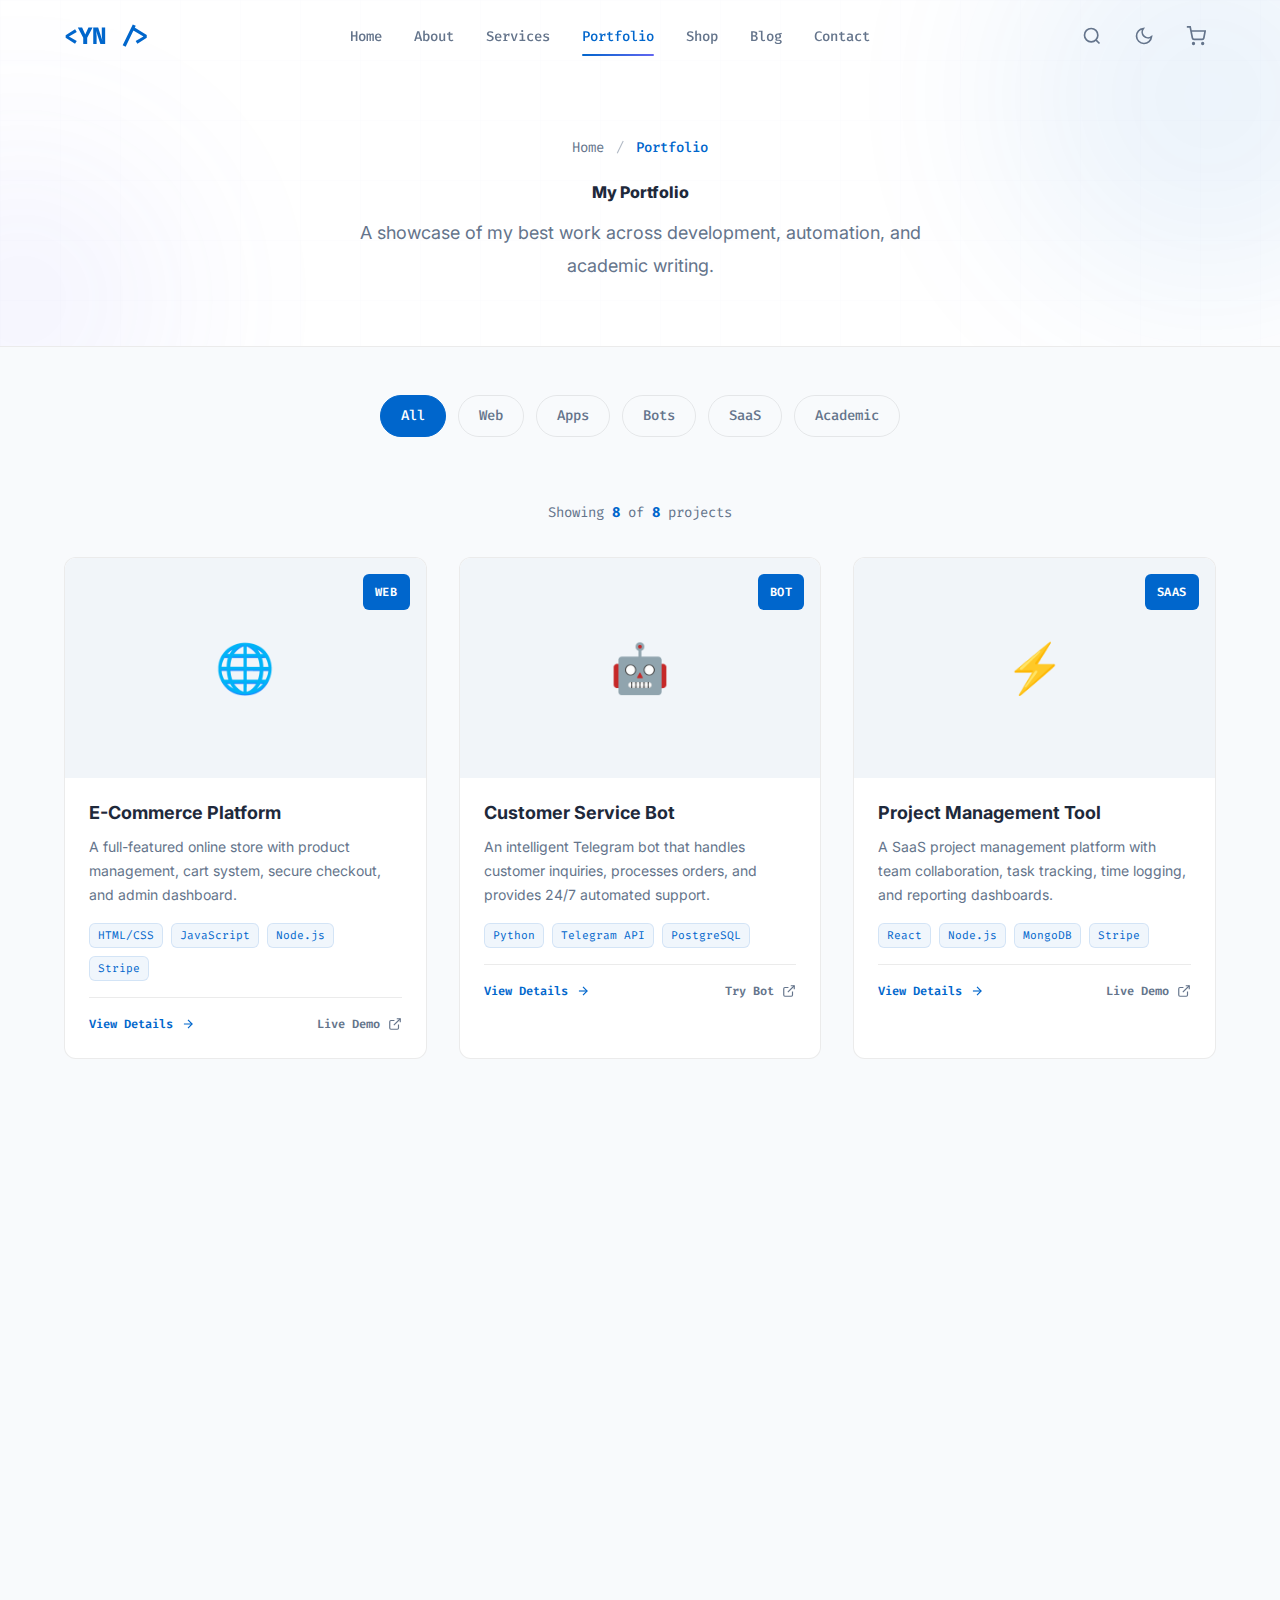
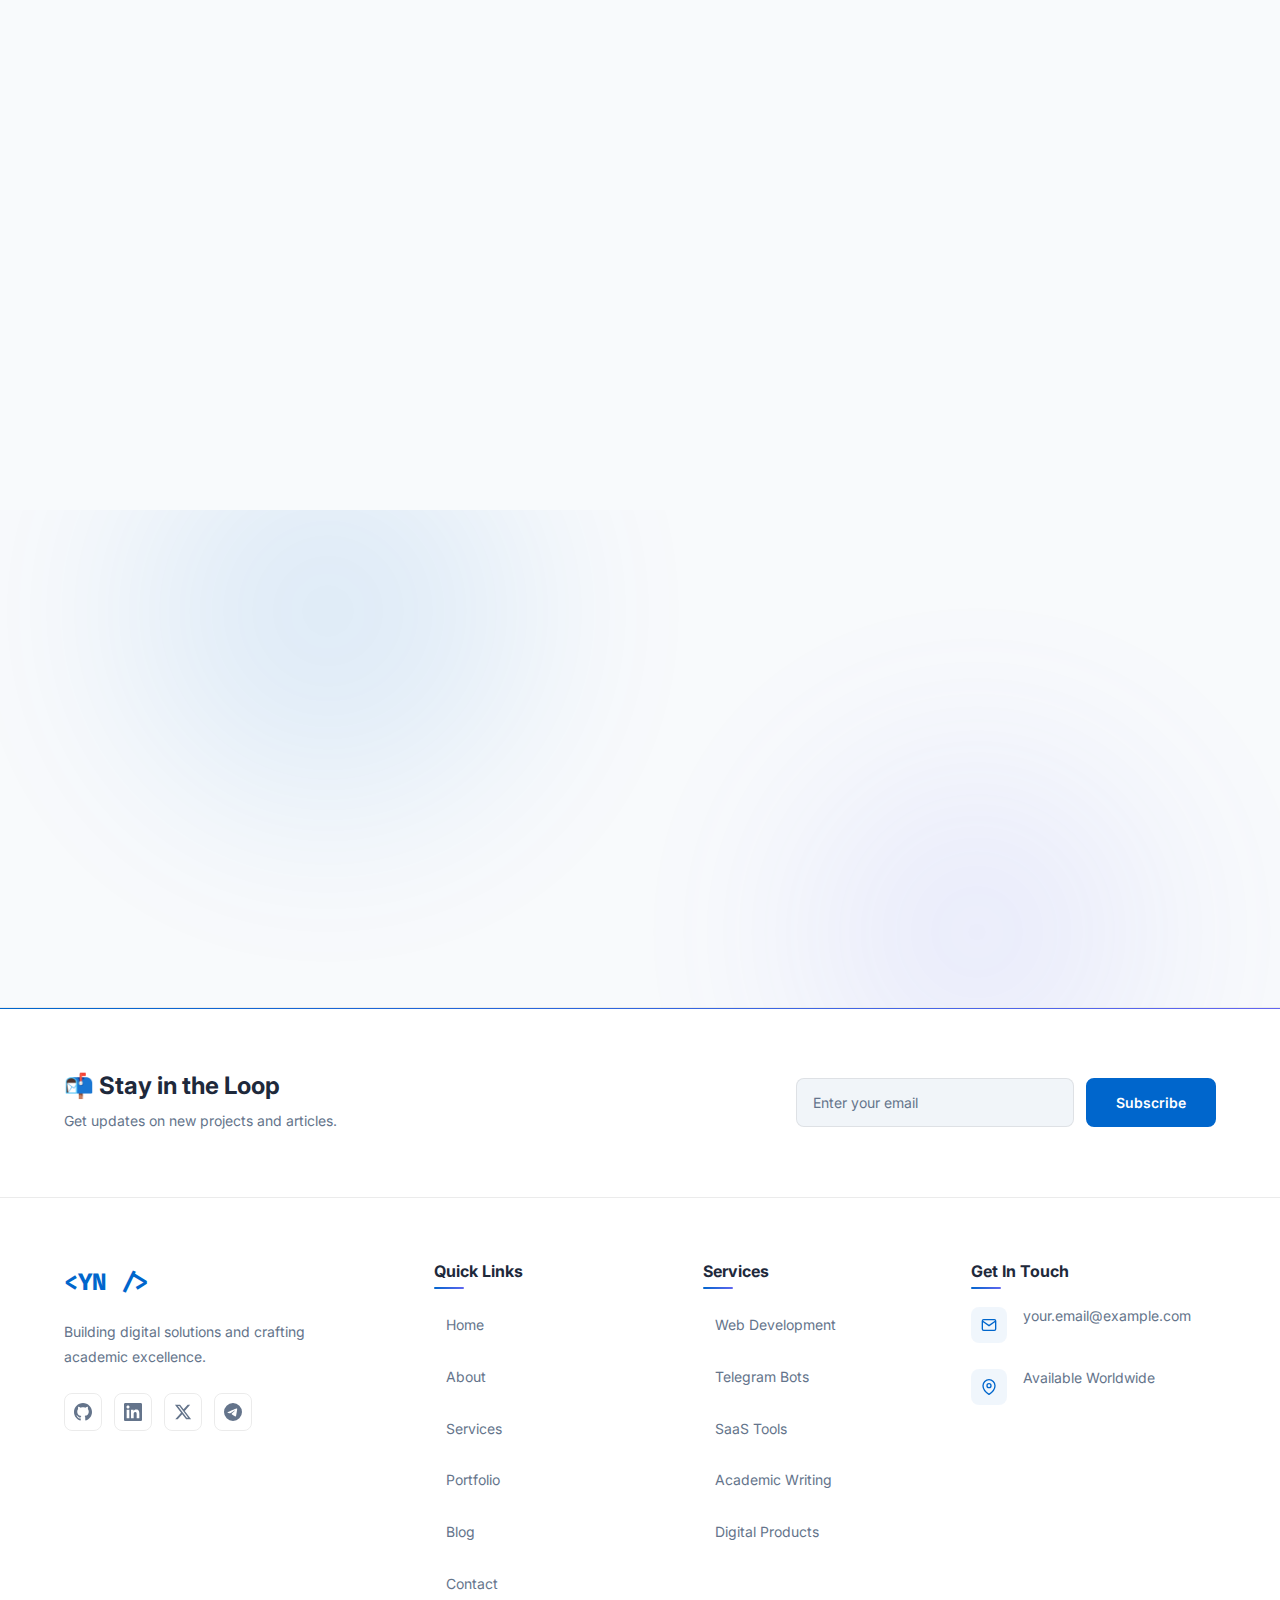
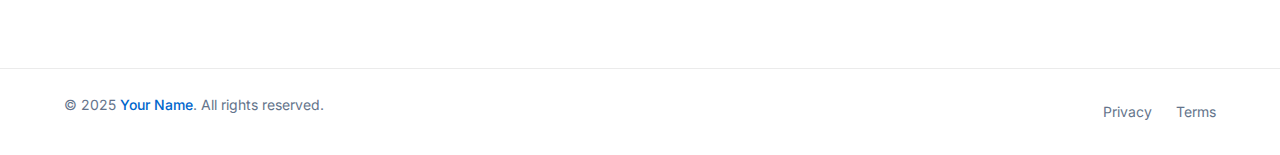
<file: portfolio.html>
<!-- File: portfolio.html -->
<!DOCTYPE html>
<html lang="en" data-theme="dark">
<head>
    <meta charset="UTF-8">
    <meta name="viewport" content="width=device-width, initial-scale=1.0">
    <title>Portfolio — Your Name | Projects & Work</title>
    <meta name="description" content="Browse my portfolio of web development, mobile apps, Telegram bots, SaaS tools, and academic writing projects.">
    <meta name="author" content="Your Name">
    <meta property="og:title" content="Portfolio — Your Name">
    <meta property="og:description" content="Browse my portfolio of projects and work.">
    <meta property="og:type" content="website">
    <meta property="og:url" content="https://yoursite.netlify.app/portfolio.html">
    <meta property="og:image" content="images/og-image.jpg">
    <meta name="theme-color" content="#0a192f">
    <link rel="icon" type="image/x-icon" href="images/icons/favicon.ico">
    <link rel="manifest" href="manifest.json">
    <link rel="apple-touch-icon" href="images/icons/icon-192x192.png">
    <meta name="apple-mobile-web-app-capable" content="yes">
    <meta name="apple-mobile-web-app-status-bar-style" content="black-translucent">
    <link rel="preconnect" href="https://fonts.googleapis.com">
    <link rel="preconnect" href="https://fonts.gstatic.com" crossorigin>
    <link href="https://fonts.googleapis.com/css2?family=Inter:wght@300;400;500;600;700;800;900&family=Fira+Code:wght@400;500&display=swap" rel="stylesheet">
    <link rel="stylesheet" href="css/style.css">
    <link rel="stylesheet" href="css/components/animations.css">
    <link rel="stylesheet" href="css/components/buttons.css">
    <link rel="stylesheet" href="css/components/preloader.css">
    <link rel="stylesheet" href="css/components/header.css">
    <link rel="stylesheet" href="css/components/cards.css">
    <link rel="stylesheet" href="css/components/about.css">
    <link rel="stylesheet" href="css/components/portfolio.css">
    <link rel="stylesheet" href="css/components/modal.css">
    <link rel="stylesheet" href="css/components/footer.css">
    <link rel="stylesheet" href="css/components/command-palette.css">
    <link rel="stylesheet" href="css/components/cookie-consent.css">
    <link rel="stylesheet" href="css/components/notification-bar.css">
    <link rel="stylesheet" href="css/components/skeleton.css">
</head>
<body>
    <!-- Preloader -->
    <div class="preloader" id="preloader" aria-live="polite"><div class="preloader__content"><div class="preloader__spinner"><span class="preloader__logo">&lt;YN/&gt;</span></div><div class="preloader__text">Loading<span class="preloader__dots"><span class="preloader__dot"></span><span class="preloader__dot"></span><span class="preloader__dot"></span></span></div></div></div>
    <a href="#main-content" class="skip-link">Skip to main content</a>

    <!-- Header -->
    <header class="header" id="header">
        <nav class="nav container" aria-label="Main navigation">
            <a href="index.html" class="nav__logo" aria-label="Home"><span class="logo-text">&lt;YN /&gt;</span></a>
            <ul class="nav__menu" id="nav-menu" role="menubar">
                <li role="none"><a href="index.html" class="nav__link" role="menuitem">Home</a></li>
                <li role="none"><a href="about.html" class="nav__link" role="menuitem">About</a></li>
                <li role="none"><a href="services.html" class="nav__link" role="menuitem">Services</a></li>
                <li role="none"><a href="portfolio.html" class="nav__link active" role="menuitem">Portfolio</a></li>
                <li role="none"><a href="shop.html" class="nav__link" role="menuitem">Shop</a></li>
                <li role="none"><a href="blog.html" class="nav__link" role="menuitem">Blog</a></li>
                <li role="none"><a href="contact.html" class="nav__link" role="menuitem">Contact</a></li>
            </ul>
            <div class="nav__actions">
                <button class="nav__action-btn search-trigger" aria-label="Search"><svg width="20" height="20" viewBox="0 0 24 24" fill="none" stroke="currentColor" stroke-width="2"><circle cx="11" cy="11" r="8"></circle><line x1="21" y1="21" x2="16.65" y2="16.65"></line></svg></button>
                <button class="nav__action-btn theme-toggle" id="theme-toggle" aria-label="Toggle theme"><svg class="theme-icon sun-icon" width="20" height="20" viewBox="0 0 24 24" fill="none" stroke="currentColor" stroke-width="2"><circle cx="12" cy="12" r="5"></circle><line x1="12" y1="1" x2="12" y2="3"></line><line x1="12" y1="21" x2="12" y2="23"></line><line x1="4.22" y1="4.22" x2="5.64" y2="5.64"></line><line x1="18.36" y1="18.36" x2="19.78" y2="19.78"></line><line x1="1" y1="12" x2="3" y2="12"></line><line x1="21" y1="12" x2="23" y2="12"></line><line x1="4.22" y1="19.78" x2="5.64" y2="18.36"></line><line x1="18.36" y1="5.64" x2="19.78" y2="4.22"></line></svg><svg class="theme-icon moon-icon" width="20" height="20" viewBox="0 0 24 24" fill="none" stroke="currentColor" stroke-width="2"><path d="M21 12.79A9 9 0 1 1 11.21 3 7 7 0 0 0 21 12.79z"></path></svg></button>
                <a href="shop.html" class="nav__action-btn cart-btn" aria-label="Cart"><svg width="20" height="20" viewBox="0 0 24 24" fill="none" stroke="currentColor" stroke-width="2"><circle cx="9" cy="21" r="1"></circle><circle cx="20" cy="21" r="1"></circle><path d="M1 1h4l2.68 13.39a2 2 0 0 0 2 1.61h9.72a2 2 0 0 0 2-1.61L23 6H6"></path></svg><span class="cart-count" id="cart-count" style="display:none;">0</span></a>
                <button class="nav__toggle" id="nav-toggle" aria-label="Toggle menu" aria-expanded="false"><span class="hamburger-line"></span><span class="hamburger-line"></span><span class="hamburger-line"></span></button>
            </div>
        </nav>
    </header>

    <!-- Main Content -->
    <main id="main-content">

        <!-- Page Header -->
        <section class="page-header">
            <div class="page-header__bg" aria-hidden="true"><div class="page-header__blob page-header__blob--1"></div><div class="page-header__blob page-header__blob--2"></div><div class="page-header__grid"></div></div>
            <div class="container">
                <div class="page-header__content" data-animation="fade-in-up">
                    <nav class="breadcrumbs" aria-label="Breadcrumb"><a href="index.html">Home</a><span class="breadcrumbs__separator">/</span><span class="breadcrumbs__current" aria-current="page">Portfolio</span></nav>
                    <h1 class="page-header__title">My Portfolio</h1>
                    <p class="page-header__subtitle">A showcase of my best work across development, automation, and academic writing.</p>
                </div>
            </div>
        </section>

        <!-- Portfolio Section -->
        <section class="section" id="projects" aria-labelledby="projects-heading">
            <div class="container">
                <h2 class="sr-only" id="projects-heading">Projects</h2>

                <!-- Filter Bar -->
                <div class="filter-bar" data-animation="fade-in-up" role="toolbar" aria-label="Filter projects by category">
                    <button class="filter-btn active" data-filter="all" data-filter-group="portfolio">All</button>
                    <button class="filter-btn" data-filter="web" data-filter-group="portfolio">Web</button>
                    <button class="filter-btn" data-filter="app" data-filter-group="portfolio">Apps</button>
                    <button class="filter-btn" data-filter="bot" data-filter-group="portfolio">Bots</button>
                    <button class="filter-btn" data-filter="saas" data-filter-group="portfolio">SaaS</button>
                    <button class="filter-btn" data-filter="academic" data-filter-group="portfolio">Academic</button>
                </div>

                <!-- Project Counter -->
                <div class="project-counter" data-filter-group="portfolio" data-animation="fade-in-up">
                    Showing <span class="project-counter__number project-counter__current">8</span> of <span class="project-counter__number project-counter__total">8</span> projects
                </div>

                <!--
                    🔧 CUSTOMIZE: Replace ALL project cards with YOUR real projects
                    For each project:
                    - Change the data-category to match its type
                    - Update the image/placeholder
                    - Write your own title, description, and tech tags
                    - Link the "View Details" button to its modal
                    - Add real demo/code links
                -->

                <!-- Projects Grid -->
                <div class="projects-grid" data-filter-group="portfolio">

                    <!-- Project 1: Web -->
                    <article class="project-card" data-category="web" data-animation="fade-in-up">
                        <div class="project-card__image-wrapper">
                            <div class="project-card__image-placeholder">🌐</div>
                            <div class="project-card__overlay">
                                <button class="project-card__overlay-btn" data-modal-trigger="modal-project-1" aria-label="View project details">
                                    <svg width="18" height="18" viewBox="0 0 24 24" fill="none" stroke="currentColor" stroke-width="2"><circle cx="11" cy="11" r="8"></circle><line x1="21" y1="21" x2="16.65" y2="16.65"></line></svg>
                                </button>
                                <a href="#" class="project-card__overlay-btn" aria-label="Live demo" target="_blank" rel="noopener noreferrer">
                                    <svg width="18" height="18" viewBox="0 0 24 24" fill="none" stroke="currentColor" stroke-width="2"><path d="M18 13v6a2 2 0 0 1-2 2H5a2 2 0 0 1-2-2V8a2 2 0 0 1 2-2h6"></path><polyline points="15 3 21 3 21 9"></polyline><line x1="10" y1="14" x2="21" y2="3"></line></svg>
                                </a>
                                <a href="#" class="project-card__overlay-btn" aria-label="Source code" target="_blank" rel="noopener noreferrer">
                                    <svg width="18" height="18" viewBox="0 0 24 24" fill="currentColor"><path d="M12 0c-6.626 0-12 5.373-12 12 0 5.302 3.438 9.8 8.207 11.387.599.111.793-.261.793-.577v-2.234c-3.338.726-4.033-1.416-4.033-1.416-.546-1.387-1.333-1.756-1.333-1.756-1.089-.745.083-.729.083-.729 1.205.084 1.839 1.237 1.839 1.237 1.07 1.834 2.807 1.304 3.492.997.107-.775.418-1.305.762-1.604-2.665-.305-5.467-1.334-5.467-5.931 0-1.311.469-2.381 1.236-3.221-.124-.303-.535-1.524.117-3.176 0 0 1.008-.322 3.301 1.23.957-.266 1.983-.399 3.003-.404 1.02.005 2.047.138 3.006.404 2.291-1.552 3.297-1.23 3.297-1.23.653 1.653.242 2.874.118 3.176.77.84 1.235 1.911 1.235 3.221 0 4.609-2.807 5.624-5.479 5.921.43.372.823 1.102.823 2.222v3.293c0 .319.192.694.801.576 4.765-1.589 8.199-6.086 8.199-11.386 0-6.627-5.373-12-12-12z"/></svg>
                                </a>
                            </div>
                            <span class="project-card__category">Web</span>
                        </div>
                        <div class="project-card__body">
                            <h3 class="project-card__title">E-Commerce Platform</h3>
                            <p class="project-card__description">A full-featured online store with product management, cart system, secure checkout, and admin dashboard.</p>
                            <div class="project-card__tags">
                                <span class="project-card__tag">HTML/CSS</span>
                                <span class="project-card__tag">JavaScript</span>
                                <span class="project-card__tag">Node.js</span>
                                <span class="project-card__tag">Stripe</span>
                            </div>
                            <div class="project-card__footer">
                                <button class="project-card__link" data-modal-trigger="modal-project-1">View Details <svg width="14" height="14" viewBox="0 0 24 24" fill="none" stroke="currentColor" stroke-width="2"><line x1="5" y1="12" x2="19" y2="12"></line><polyline points="12 5 19 12 12 19"></polyline></svg></button>
                                <a href="#" class="project-card__link project-card__link--external" target="_blank" rel="noopener noreferrer">Live Demo <svg width="14" height="14" viewBox="0 0 24 24" fill="none" stroke="currentColor" stroke-width="2"><path d="M18 13v6a2 2 0 0 1-2 2H5a2 2 0 0 1-2-2V8a2 2 0 0 1 2-2h6"></path><polyline points="15 3 21 3 21 9"></polyline><line x1="10" y1="14" x2="21" y2="3"></line></svg></a>
                            </div>
                        </div>
                    </article>

                    <!-- Project 2: Bot -->
                    <article class="project-card" data-category="bot" data-animation="fade-in-up" data-delay="100">
                        <div class="project-card__image-wrapper">
                            <div class="project-card__image-placeholder">🤖</div>
                            <div class="project-card__overlay">
                                <button class="project-card__overlay-btn" data-modal-trigger="modal-project-2" aria-label="View details"><svg width="18" height="18" viewBox="0 0 24 24" fill="none" stroke="currentColor" stroke-width="2"><circle cx="11" cy="11" r="8"></circle><line x1="21" y1="21" x2="16.65" y2="16.65"></line></svg></button>
                                <a href="#" class="project-card__overlay-btn" aria-label="Live demo"><svg width="18" height="18" viewBox="0 0 24 24" fill="none" stroke="currentColor" stroke-width="2"><path d="M18 13v6a2 2 0 0 1-2 2H5a2 2 0 0 1-2-2V8a2 2 0 0 1 2-2h6"></path><polyline points="15 3 21 3 21 9"></polyline><line x1="10" y1="14" x2="21" y2="3"></line></svg></a>
                            </div>
                            <span class="project-card__category">Bot</span>
                        </div>
                        <div class="project-card__body">
                            <h3 class="project-card__title">Customer Service Bot</h3>
                            <p class="project-card__description">An intelligent Telegram bot that handles customer inquiries, processes orders, and provides 24/7 automated support.</p>
                            <div class="project-card__tags"><span class="project-card__tag">Python</span><span class="project-card__tag">Telegram API</span><span class="project-card__tag">PostgreSQL</span></div>
                            <div class="project-card__footer">
                                <button class="project-card__link" data-modal-trigger="modal-project-2">View Details <svg width="14" height="14" viewBox="0 0 24 24" fill="none" stroke="currentColor" stroke-width="2"><line x1="5" y1="12" x2="19" y2="12"></line><polyline points="12 5 19 12 12 19"></polyline></svg></button>
                                <a href="#" class="project-card__link project-card__link--external">Try Bot <svg width="14" height="14" viewBox="0 0 24 24" fill="none" stroke="currentColor" stroke-width="2"><path d="M18 13v6a2 2 0 0 1-2 2H5a2 2 0 0 1-2-2V8a2 2 0 0 1 2-2h6"></path><polyline points="15 3 21 3 21 9"></polyline><line x1="10" y1="14" x2="21" y2="3"></line></svg></a>
                            </div>
                        </div>
                    </article>

                    <!-- Project 3: SaaS -->
                    <article class="project-card" data-category="saas" data-animation="fade-in-up" data-delay="200">
                        <div class="project-card__image-wrapper">
                            <div class="project-card__image-placeholder">⚡</div>
                            <div class="project-card__overlay">
                                <button class="project-card__overlay-btn" data-modal-trigger="modal-project-3" aria-label="View details"><svg width="18" height="18" viewBox="0 0 24 24" fill="none" stroke="currentColor" stroke-width="2"><circle cx="11" cy="11" r="8"></circle><line x1="21" y1="21" x2="16.65" y2="16.65"></line></svg></button>
                                <a href="#" class="project-card__overlay-btn" aria-label="Live demo"><svg width="18" height="18" viewBox="0 0 24 24" fill="none" stroke="currentColor" stroke-width="2"><path d="M18 13v6a2 2 0 0 1-2 2H5a2 2 0 0 1-2-2V8a2 2 0 0 1 2-2h6"></path><polyline points="15 3 21 3 21 9"></polyline><line x1="10" y1="14" x2="21" y2="3"></line></svg></a>
                            </div>
                            <span class="project-card__category">SaaS</span>
                        </div>
                        <div class="project-card__body">
                            <h3 class="project-card__title">Project Management Tool</h3>
                            <p class="project-card__description">A SaaS project management platform with team collaboration, task tracking, time logging, and reporting dashboards.</p>
                            <div class="project-card__tags"><span class="project-card__tag">React</span><span class="project-card__tag">Node.js</span><span class="project-card__tag">MongoDB</span><span class="project-card__tag">Stripe</span></div>
                            <div class="project-card__footer">
                                <button class="project-card__link" data-modal-trigger="modal-project-3">View Details <svg width="14" height="14" viewBox="0 0 24 24" fill="none" stroke="currentColor" stroke-width="2"><line x1="5" y1="12" x2="19" y2="12"></line><polyline points="12 5 19 12 12 19"></polyline></svg></button>
                                <a href="#" class="project-card__link project-card__link--external">Live Demo <svg width="14" height="14" viewBox="0 0 24 24" fill="none" stroke="currentColor" stroke-width="2"><path d="M18 13v6a2 2 0 0 1-2 2H5a2 2 0 0 1-2-2V8a2 2 0 0 1 2-2h6"></path><polyline points="15 3 21 3 21 9"></polyline><line x1="10" y1="14" x2="21" y2="3"></line></svg></a>
                            </div>
                        </div>
                    </article>

                    <!-- Project 4: App -->
                    <article class="project-card" data-category="app" data-animation="fade-in-up">
                        <div class="project-card__image-wrapper">
                            <div class="project-card__image-placeholder">📱</div>
                            <div class="project-card__overlay">
                                <button class="project-card__overlay-btn" data-modal-trigger="modal-project-1" aria-label="View details"><svg width="18" height="18" viewBox="0 0 24 24" fill="none" stroke="currentColor" stroke-width="2"><circle cx="11" cy="11" r="8"></circle><line x1="21" y1="21" x2="16.65" y2="16.65"></line></svg></button>
                            </div>
                            <span class="project-card__category">App</span>
                        </div>
                        <div class="project-card__body">
                            <h3 class="project-card__title">Fitness Tracker App</h3>
                            <p class="project-card__description">A cross-platform mobile app for tracking workouts, nutrition, and progress with social features and gamification.</p>
                            <div class="project-card__tags"><span class="project-card__tag">React Native</span><span class="project-card__tag">Firebase</span><span class="project-card__tag">Redux</span></div>
                            <div class="project-card__footer">
                                <button class="project-card__link" data-modal-trigger="modal-project-1">View Details <svg width="14" height="14" viewBox="0 0 24 24" fill="none" stroke="currentColor" stroke-width="2"><line x1="5" y1="12" x2="19" y2="12"></line><polyline points="12 5 19 12 12 19"></polyline></svg></button>
                            </div>
                        </div>
                    </article>

                    <!-- Project 5: Web -->
                    <article class="project-card" data-category="web" data-animation="fade-in-up" data-delay="100">
                        <div class="project-card__image-wrapper">
                            <div class="project-card__image-placeholder">🎨</div>
                            <div class="project-card__overlay">
                                <button class="project-card__overlay-btn" data-modal-trigger="modal-project-1" aria-label="View details"><svg width="18" height="18" viewBox="0 0 24 24" fill="none" stroke="currentColor" stroke-width="2"><circle cx="11" cy="11" r="8"></circle><line x1="21" y1="21" x2="16.65" y2="16.65"></line></svg></button>
                            </div>
                            <span class="project-card__category">Web</span>
                        </div>
                        <div class="project-card__body">
                            <h3 class="project-card__title">Restaurant Website</h3>
                            <p class="project-card__description">A beautiful restaurant website with online menu, reservation system, photo gallery, and Google Maps integration.</p>
                            <div class="project-card__tags"><span class="project-card__tag">HTML/CSS</span><span class="project-card__tag">JavaScript</span><span class="project-card__tag">Google API</span></div>
                            <div class="project-card__footer">
                                <button class="project-card__link" data-modal-trigger="modal-project-1">View Details <svg width="14" height="14" viewBox="0 0 24 24" fill="none" stroke="currentColor" stroke-width="2"><line x1="5" y1="12" x2="19" y2="12"></line><polyline points="12 5 19 12 12 19"></polyline></svg></button>
                            </div>
                        </div>
                    </article>

                    <!-- Project 6: Academic -->
                    <article class="project-card" data-category="academic" data-animation="fade-in-up" data-delay="200">
                        <div class="project-card__image-wrapper">
                            <div class="project-card__image-placeholder">📚</div>
                            <div class="project-card__overlay">
                                <button class="project-card__overlay-btn" data-modal-trigger="modal-project-1" aria-label="View details"><svg width="18" height="18" viewBox="0 0 24 24" fill="none" stroke="currentColor" stroke-width="2"><circle cx="11" cy="11" r="8"></circle><line x1="21" y1="21" x2="16.65" y2="16.65"></line></svg></button>
                            </div>
                            <span class="project-card__category">Academic</span>
                        </div>
                        <div class="project-card__body">
                            <h3 class="project-card__title">PhD Dissertation — AI Ethics</h3>
                            <p class="project-card__description">A comprehensive 300-page dissertation on ethical implications of AI in healthcare decision-making systems.</p>
                            <div class="project-card__tags"><span class="project-card__tag">Research</span><span class="project-card__tag">APA Format</span><span class="project-card__tag">200+ Sources</span></div>
                            <div class="project-card__footer">
                                <button class="project-card__link" data-modal-trigger="modal-project-1">View Details <svg width="14" height="14" viewBox="0 0 24 24" fill="none" stroke="currentColor" stroke-width="2"><line x1="5" y1="12" x2="19" y2="12"></line><polyline points="12 5 19 12 12 19"></polyline></svg></button>
                            </div>
                        </div>
                    </article>

                    <!-- Project 7: Bot -->
                    <article class="project-card" data-category="bot" data-animation="fade-in-up">
                        <div class="project-card__image-wrapper">
                            <div class="project-card__image-placeholder">🛒</div>
                            <div class="project-card__overlay">
                                <button class="project-card__overlay-btn" data-modal-trigger="modal-project-2" aria-label="View details"><svg width="18" height="18" viewBox="0 0 24 24" fill="none" stroke="currentColor" stroke-width="2"><circle cx="11" cy="11" r="8"></circle><line x1="21" y1="21" x2="16.65" y2="16.65"></line></svg></button>
                            </div>
                            <span class="project-card__category">Bot</span>
                        </div>
                        <div class="project-card__body">
                            <h3 class="project-card__title">E-Commerce Telegram Shop</h3>
                            <p class="project-card__description">A Telegram Mini App that functions as a complete storefront with product catalog, cart, and payment processing.</p>
                            <div class="project-card__tags"><span class="project-card__tag">Telegram Mini App</span><span class="project-card__tag">Node.js</span><span class="project-card__tag">Payments</span></div>
                            <div class="project-card__footer">
                                <button class="project-card__link" data-modal-trigger="modal-project-2">View Details <svg width="14" height="14" viewBox="0 0 24 24" fill="none" stroke="currentColor" stroke-width="2"><line x1="5" y1="12" x2="19" y2="12"></line><polyline points="12 5 19 12 12 19"></polyline></svg></button>
                            </div>
                        </div>
                    </article>

                    <!-- Project 8: Web -->
                    <article class="project-card" data-category="web" data-animation="fade-in-up" data-delay="100">
                        <div class="project-card__image-wrapper">
                            <div class="project-card__image-placeholder">💼</div>
                            <div class="project-card__overlay">
                                <button class="project-card__overlay-btn" data-modal-trigger="modal-project-1" aria-label="View details"><svg width="18" height="18" viewBox="0 0 24 24" fill="none" stroke="currentColor" stroke-width="2"><circle cx="11" cy="11" r="8"></circle><line x1="21" y1="21" x2="16.65" y2="16.65"></line></svg></button>
                            </div>
                            <span class="project-card__category">Web</span>
                        </div>
                        <div class="project-card__body">
                            <h3 class="project-card__title">Corporate Dashboard</h3>
                            <p class="project-card__description">An internal dashboard for a logistics company with real-time tracking, analytics, and automated reporting.</p>
                            <div class="project-card__tags"><span class="project-card__tag">Vue.js</span><span class="project-card__tag">D3.js</span><span class="project-card__tag">WebSocket</span></div>
                            <div class="project-card__footer">
                                <button class="project-card__link" data-modal-trigger="modal-project-1">View Details <svg width="14" height="14" viewBox="0 0 24 24" fill="none" stroke="currentColor" stroke-width="2"><line x1="5" y1="12" x2="19" y2="12"></line><polyline points="12 5 19 12 12 19"></polyline></svg></button>
                            </div>
                        </div>
                    </article>

                </div><!-- end projects-grid -->

                <!-- Empty State -->
                <div class="portfolio-empty" data-filter-group="portfolio" aria-live="polite">
                    <span class="portfolio-empty__icon">🔍</span>
                    <h3 class="portfolio-empty__title">No projects found</h3>
                    <p class="portfolio-empty__text">No projects match this filter. Try selecting a different category.</p>
                </div>

            </div>
        </section>

        <!-- CTA -->
        <section class="section cta-section" id="cta" aria-labelledby="cta-heading-portfolio">
            <div class="cta-section__bg" aria-hidden="true"><div class="cta-section__blob cta-section__blob--1"></div><div class="cta-section__blob cta-section__blob--2"></div></div>
            <div class="container">
                <div class="cta-section__content" data-animation="scale-up">
                    <h2 class="cta-section__title" id="cta-heading-portfolio">Like What You See?<br><span class="text-gradient">Let's Create Something Together.</span></h2>
                    <p class="cta-section__text">I'm always excited to take on new challenges. Let's discuss your project idea.</p>
                    <div class="cta-section__actions">
                        <a href="contact.html" class="btn btn--primary btn--lg"><span>Start a Project</span> <svg width="20" height="20" viewBox="0 0 24 24" fill="none" stroke="currentColor" stroke-width="2"><line x1="5" y1="12" x2="19" y2="12"></line><polyline points="12 5 19 12 12 19"></polyline></svg></a>
                        <a href="services.html" class="btn btn--outline btn--lg"><span>View Services</span></a>
                    </div>
                </div>
            </div>
        </section>
    </main>

    <!-- ============================================
         PROJECT DETAIL MODALS
         ============================================ -->

    <!-- Modal: Project 1 (Web — E-Commerce) -->
    <div class="modal-overlay" id="modal-project-1" aria-hidden="true">
        <div class="modal" role="dialog" aria-modal="true" aria-labelledby="modal-p1-title">
            <div class="modal__header">
                <div class="modal__title-wrapper">
                    <div class="modal__icon"><svg width="24" height="24" viewBox="0 0 24 24" fill="none" stroke="currentColor" stroke-width="2"><polyline points="16 18 22 12 16 6"></polyline><polyline points="8 6 2 12 8 18"></polyline></svg></div>
                    <div>
                        <h3 class="modal__title" id="modal-p1-title">E-Commerce Platform</h3>
                        <p class="modal__subtitle">Full-Stack Web Development</p>
                    </div>
                </div>
                <button class="modal__close" aria-label="Close"><svg width="20" height="20" viewBox="0 0 24 24" fill="none" stroke="currentColor" stroke-width="2"><line x1="18" y1="6" x2="6" y2="18"></line><line x1="6" y1="6" x2="18" y2="18"></line></svg></button>
            </div>
            <div class="modal__body">
                <div class="modal__section">
                    <h4 class="modal__section-title">📋 Project Overview</h4>
                    <p class="modal__text">A complete e-commerce solution built for a fashion retailer. The platform includes product catalog management, user accounts, shopping cart, secure Stripe checkout, order tracking, and a comprehensive admin dashboard for inventory and sales management.</p>
                </div>
                <div class="modal__section">
                    <h4 class="modal__section-title">🖼️ Screenshots</h4>
                    <div class="modal__gallery">
                        <div class="modal__gallery-item">Homepage</div>
                        <div class="modal__gallery-item">Product Page</div>
                        <div class="modal__gallery-item">Cart & Checkout</div>
                        <div class="modal__gallery-item">Admin Dashboard</div>
                    </div>
                </div>
                <div class="modal__section">
                    <h4 class="modal__section-title">🎯 The Challenge</h4>
                    <p class="modal__text">The client needed a fast, mobile-first shopping experience that could handle 10,000+ products while maintaining sub-2-second page loads. The existing Shopify setup was too slow and inflexible for their needs.</p>
                </div>
                <div class="modal__section">
                    <h4 class="modal__section-title">💡 The Solution</h4>
                    <p class="modal__text">I built a custom headless commerce solution with a static frontend for blazing-fast page loads, connected to a Node.js backend API. Product data is cached and served via CDN. The result: 95+ Lighthouse score and 40% increase in conversion rate.</p>
                </div>
                <div class="modal__section">
                    <h4 class="modal__section-title">🛠️ Tech Stack</h4>
                    <div class="modal__tech-stack">
                        <span class="modal__tech-tag">HTML5/CSS3</span>
                        <span class="modal__tech-tag">JavaScript</span>
                        <span class="modal__tech-tag">Node.js</span>
                        <span class="modal__tech-tag">Express</span>
                        <span class="modal__tech-tag">MongoDB</span>
                        <span class="modal__tech-tag">Stripe API</span>
                        <span class="modal__tech-tag">Cloudflare CDN</span>
                        <span class="modal__tech-tag">Netlify</span>
                    </div>
                </div>
                <div class="modal__section">
                    <h4 class="modal__section-title">✨ Key Results</h4>
                    <div class="modal__features">
                        <div class="modal__feature"><span class="modal__feature-check">✓</span> 95+ Lighthouse score</div>
                        <div class="modal__feature"><span class="modal__feature-check">✓</span> 40% conversion increase</div>
                        <div class="modal__feature"><span class="modal__feature-check">✓</span> 1.2s average page load</div>
                        <div class="modal__feature"><span class="modal__feature-check">✓</span> 10,000+ products indexed</div>
                    </div>
                </div>
                <div class="modal__links">
                    <a href="#" class="btn btn--primary btn--sm" target="_blank" rel="noopener noreferrer">
                        <svg width="16" height="16" viewBox="0 0 24 24" fill="none" stroke="currentColor" stroke-width="2"><path d="M18 13v6a2 2 0 0 1-2 2H5a2 2 0 0 1-2-2V8a2 2 0 0 1 2-2h6"></path><polyline points="15 3 21 3 21 9"></polyline><line x1="10" y1="14" x2="21" y2="3"></line></svg>
                        Live Demo
                    </a>
                    <a href="#" class="btn btn--outline btn--sm" target="_blank" rel="noopener noreferrer">
                        <svg width="16" height="16" viewBox="0 0 24 24" fill="currentColor"><path d="M12 0c-6.626 0-12 5.373-12 12 0 5.302 3.438 9.8 8.207 11.387.599.111.793-.261.793-.577v-2.234c-3.338.726-4.033-1.416-4.033-1.416-.546-1.387-1.333-1.756-1.333-1.756-1.089-.745.083-.729.083-.729 1.205.084 1.839 1.237 1.839 1.237 1.07 1.834 2.807 1.304 3.492.997.107-.775.418-1.305.762-1.604-2.665-.305-5.467-1.334-5.467-5.931 0-1.311.469-2.381 1.236-3.221-.124-.303-.535-1.524.117-3.176 0 0 1.008-.322 3.301 1.23.957-.266 1.983-.399 3.003-.404 1.02.005 2.047.138 3.006.404 2.291-1.552 3.297-1.23 3.297-1.23.653 1.653.242 2.874.118 3.176.77.84 1.235 1.911 1.235 3.221 0 4.609-2.807 5.624-5.479 5.921.43.372.823 1.102.823 2.222v3.293c0 .319.192.694.801.576 4.765-1.589 8.199-6.086 8.199-11.386 0-6.627-5.373-12-12-12z"/></svg>
                        Source Code
                    </a>
                </div>
            </div>
        </div>
    </div>

    <!-- Modal: Project 2 (Bot — Customer Service) -->
    <div class="modal-overlay" id="modal-project-2" aria-hidden="true">
        <div class="modal" role="dialog" aria-modal="true" aria-labelledby="modal-p2-title">
            <div class="modal__header">
                <div class="modal__title-wrapper">
                    <div class="modal__icon"><svg width="24" height="24" viewBox="0 0 24 24" fill="none" stroke="currentColor" stroke-width="2"><path d="M21 15a2 2 0 0 1-2 2H7l-4 4V5a2 2 0 0 1 2-2h14a2 2 0 0 1 2 2z"></path></svg></div>
                    <div><h3 class="modal__title" id="modal-p2-title">Customer Service Bot</h3><p class="modal__subtitle">Telegram Bot Development</p></div>
                </div>
                <button class="modal__close" aria-label="Close"><svg width="20" height="20" viewBox="0 0 24 24" fill="none" stroke="currentColor" stroke-width="2"><line x1="18" y1="6" x2="6" y2="18"></line><line x1="6" y1="6" x2="18" y2="18"></line></svg></button>
            </div>
            <div class="modal__body">
                <div class="modal__section">
                    <h4 class="modal__section-title">📋 Project Overview</h4>
                    <p class="modal__text">An intelligent Telegram bot for a SaaS company that handles customer inquiries, processes subscription changes, provides technical documentation, and escalates complex issues to human agents. Reduced support ticket volume by 60%.</p>
                </div>
                <div class="modal__section">
                    <h4 class="modal__section-title">🛠️ Tech Stack</h4>
                    <div class="modal__tech-stack">
                        <span class="modal__tech-tag">Python</span>
                        <span class="modal__tech-tag">python-telegram-bot</span>
                        <span class="modal__tech-tag">PostgreSQL</span>
                        <span class="modal__tech-tag">Redis</span>
                        <span class="modal__tech-tag">Docker</span>
                    </div>
                </div>
                <div class="modal__section">
                    <h4 class="modal__section-title">✨ Key Results</h4>
                    <div class="modal__features">
                        <div class="modal__feature"><span class="modal__feature-check">✓</span> 60% fewer support tickets</div>
                        <div class="modal__feature"><span class="modal__feature-check">✓</span> 24/7 automated support</div>
                        <div class="modal__feature"><span class="modal__feature-check">✓</span> 5,000+ daily users</div>
                        <div class="modal__feature"><span class="modal__feature-check">✓</span> 95% satisfaction rate</div>
                    </div>
                </div>
            </div>
        </div>
    </div>

    <!-- Modal: Project 3 (SaaS) -->
    <div class="modal-overlay" id="modal-project-3" aria-hidden="true">
        <div class="modal" role="dialog" aria-modal="true" aria-labelledby="modal-p3-title">
            <div class="modal__header">
                <div class="modal__title-wrapper">
                    <div class="modal__icon"><svg width="24" height="24" viewBox="0 0 24 24" fill="none" stroke="currentColor" stroke-width="2"><rect x="2" y="3" width="20" height="14" rx="2"></rect><line x1="8" y1="21" x2="16" y2="21"></line><line x1="12" y1="17" x2="12" y2="21"></line></svg></div>
                    <div><h3 class="modal__title" id="modal-p3-title">Project Management Tool</h3><p class="modal__subtitle">Full-Stack SaaS Application</p></div>
                </div>
                <button class="modal__close" aria-label="Close"><svg width="20" height="20" viewBox="0 0 24 24" fill="none" stroke="currentColor" stroke-width="2"><line x1="18" y1="6" x2="6" y2="18"></line><line x1="6" y1="6" x2="18" y2="18"></line></svg></button>
            </div>
            <div class="modal__body">
                <div class="modal__section">
                    <h4 class="modal__section-title">📋 Project Overview</h4>
                    <p class="modal__text">A comprehensive project management SaaS platform built for creative agencies. Features include Kanban boards, time tracking, team collaboration, client portals, invoice generation, and detailed analytics. Grew from 0 to 500 paying users in 6 months.</p>
                </div>
                <div class="modal__section">
                    <h4 class="modal__section-title">🛠️ Tech Stack</h4>
                    <div class="modal__tech-stack">
                        <span class="modal__tech-tag">React</span>
                        <span class="modal__tech-tag">Node.js</span>
                        <span class="modal__tech-tag">MongoDB</span>
                        <span class="modal__tech-tag">Socket.io</span>
                        <span class="modal__tech-tag">Stripe</span>
                        <span class="modal__tech-tag">AWS</span>
                    </div>
                </div>
                <div class="modal__section">
                    <h4 class="modal__section-title">✨ Key Results</h4>
                    <div class="modal__features">
                        <div class="modal__feature"><span class="modal__feature-check">✓</span> 500+ paying users</div>
                        <div class="modal__feature"><span class="modal__feature-check">✓</span> 99.9% uptime</div>
                        <div class="modal__feature"><span class="modal__feature-check">✓</span> Real-time collaboration</div>
                        <div class="modal__feature"><span class="modal__feature-check">✓</span> $15K MRR achieved</div>
                    </div>
                </div>
            </div>
        </div>
    </div>

    <!-- Footer -->
    <footer class="footer" id="footer">
        <div class="footer__newsletter"><div class="container"><div class="footer__newsletter-inner"><div class="footer__newsletter-text"><h3>📬 Stay in the Loop</h3><p>Get updates on new projects and articles.</p></div><form class="footer__newsletter-form" name="newsletter" method="POST" data-netlify="true" netlify-honeypot="bot-field"><input type="hidden" name="form-name" value="newsletter"><p class="sr-only"><label>Don't fill: <input name="bot-field"></label></p><input type="email" name="email" class="footer__newsletter-input" placeholder="Enter your email" required aria-label="Email"><button type="submit" class="btn btn--primary">Subscribe</button></form></div></div></div>
        <div class="footer__main"><div class="container"><div class="footer__grid"><div class="footer__column"><a href="index.html" class="footer__brand-logo">&lt;YN /&gt;</a><p class="footer__brand-description">Building digital solutions and crafting academic excellence.</p><div class="footer__social-links"><a href="#" class="footer__social-link" aria-label="GitHub"><svg width="18" height="18" viewBox="0 0 24 24" fill="currentColor"><path d="M12 0c-6.626 0-12 5.373-12 12 0 5.302 3.438 9.8 8.207 11.387.599.111.793-.261.793-.577v-2.234c-3.338.726-4.033-1.416-4.033-1.416-.546-1.387-1.333-1.756-1.333-1.756-1.089-.745.083-.729.083-.729 1.205.084 1.839 1.237 1.839 1.237 1.07 1.834 2.807 1.304 3.492.997.107-.775.418-1.305.762-1.604-2.665-.305-5.467-1.334-5.467-5.931 0-1.311.469-2.381 1.236-3.221-.124-.303-.535-1.524.117-3.176 0 0 1.008-.322 3.301 1.23.957-.266 1.983-.399 3.003-.404 1.02.005 2.047.138 3.006.404 2.291-1.552 3.297-1.23 3.297-1.23.653 1.653.242 2.874.118 3.176.77.84 1.235 1.911 1.235 3.221 0 4.609-2.807 5.624-5.479 5.921.43.372.823 1.102.823 2.222v3.293c0 .319.192.694.801.576 4.765-1.589 8.199-6.086 8.199-11.386 0-6.627-5.373-12-12-12z"/></svg></a><a href="#" class="footer__social-link" aria-label="LinkedIn"><svg width="18" height="18" viewBox="0 0 24 24" fill="currentColor"><path d="M20.447 20.452h-3.554v-5.569c0-1.328-.027-3.037-1.852-3.037-1.853 0-2.136 1.445-2.136 2.939v5.667H9.351V9h3.414v1.561h.046c.477-.9 1.637-1.85 3.37-1.85 3.601 0 4.267 2.37 4.267 5.455v6.286zM5.337 7.433c-1.144 0-2.063-.926-2.063-2.065 0-1.138.92-2.063 2.063-2.063 1.14 0 2.064.925 2.064 2.063 0 1.139-.925 2.065-2.064 2.065zm1.782 13.019H3.555V9h3.564v11.452zM22.225 0H1.771C.792 0 0 .774 0 1.729v20.542C0 23.227.792 24 1.771 24h20.451C23.2 24 24 23.227 24 22.271V1.729C24 .774 23.2 0 22.222 0h.003z"/></svg></a><a href="#" class="footer__social-link" aria-label="Twitter"><svg width="18" height="18" viewBox="0 0 24 24" fill="currentColor"><path d="M18.244 2.25h3.308l-7.227 8.26 8.502 11.24H16.17l-5.214-6.817L4.99 21.75H1.68l7.73-8.835L1.254 2.25H8.08l4.713 6.231zm-1.161 17.52h1.833L7.084 4.126H5.117z"/></svg></a><a href="#" class="footer__social-link" aria-label="Telegram"><svg width="18" height="18" viewBox="0 0 24 24" fill="currentColor"><path d="M11.944 0A12 12 0 0 0 0 12a12 12 0 0 0 12 12 12 12 0 0 0 12-12A12 12 0 0 0 12 0a12 12 0 0 0-.056 0zm4.962 7.224c.1-.002.321.023.465.14a.506.506 0 0 1 .171.325c.016.093.036.306.02.472-.18 1.898-.962 6.502-1.36 8.627-.168.9-.499 1.201-.82 1.23-.696.065-1.225-.46-1.9-.902-1.056-.693-1.653-1.124-2.678-1.8-1.185-.78-.417-1.21.258-1.91.177-.184 3.247-2.977 3.307-3.23.007-.032.014-.15-.056-.212s-.174-.041-.249-.024c-.106.024-1.793 1.14-5.061 3.345-.48.33-.913.49-1.302.48-.428-.008-1.252-.241-1.865-.44-.752-.245-1.349-.374-1.297-.789.027-.216.325-.437.893-.663 3.498-1.524 5.83-2.529 6.998-3.014 3.332-1.386 4.025-1.627 4.476-1.635z"/></svg></a></div></div><div class="footer__column"><h4 class="footer__column-title">Quick Links</h4><nav class="footer__links"><a href="index.html" class="footer__link">Home</a><a href="about.html" class="footer__link">About</a><a href="services.html" class="footer__link">Services</a><a href="portfolio.html" class="footer__link">Portfolio</a><a href="blog.html" class="footer__link">Blog</a><a href="contact.html" class="footer__link">Contact</a></nav></div><div class="footer__column"><h4 class="footer__column-title">Services</h4><nav class="footer__links"><a href="services.html#web-development" class="footer__link">Web Development</a><a href="services.html#telegram-bots" class="footer__link">Telegram Bots</a><a href="services.html#saas-tools" class="footer__link">SaaS Tools</a><a href="services.html#academic-writing" class="footer__link">Academic Writing</a><a href="shop.html" class="footer__link">Digital Products</a></nav></div><div class="footer__column"><h4 class="footer__column-title">Get In Touch</h4><div class="footer__contact-item"><div class="footer__contact-icon"><svg width="16" height="16" viewBox="0 0 24 24" fill="none" stroke="currentColor" stroke-width="2"><path d="M4 4h16c1.1 0 2 .9 2 2v12c0 1.1-.9 2-2 2H4c-1.1 0-2-.9-2-2V6c0-1.1.9-2 2-2z"></path><polyline points="22,6 12,13 2,6"></polyline></svg></div><div class="footer__contact-text"><a href="mailto:your.email@example.com">your.email@example.com</a></div></div><div class="footer__contact-item"><div class="footer__contact-icon"><svg width="16" height="16" viewBox="0 0 24 24" fill="none" stroke="currentColor" stroke-width="2"><path d="M21 10c0 7-9 13-9 13s-9-6-9-13a9 9 0 0 1 18 0z"></path><circle cx="12" cy="10" r="3"></circle></svg></div><div class="footer__contact-text">Available Worldwide</div></div></div></div></div></div>
        <div class="footer__bottom"><div class="container"><div class="footer__bottom-inner"><p class="footer__copyright">&copy; 2025 <a href="index.html">Your Name</a>. All rights reserved.</p><div class="footer__legal-links"><a href="#" class="footer__legal-link">Privacy</a><a href="#" class="footer__legal-link">Terms</a></div></div></div></div>
    </footer>

    <!-- Back to Top -->
    <button class="back-to-top" id="back-to-top" aria-label="Back to top">
        <svg class="back-to-top__progress-ring" width="46" height="46" viewBox="0 0 46 46"><circle class="back-to-top__progress-bg" cx="23" cy="23" r="20" fill="none" stroke-width="2"/><circle class="back-to-top__progress" cx="23" cy="23" r="20" fill="none" stroke-width="2" stroke-dasharray="125.66" stroke-dashoffset="125.66"/></svg>
        <svg class="back-to-top__arrow" width="18" height="18" viewBox="0 0 24 24" fill="none" stroke="currentColor" stroke-width="2.5"><polyline points="18 15 12 9 6 15"></polyline></svg>
    </button>

    <!-- JavaScript -->
    <script src="js/components/preloader.js"></script>
    <script src="js/main.js"></script>
    <script src="js/components/modal.js"></script>
    <script src="js/components/filter.js"></script>
    <script src="js/components/back-to-top.js"></script>
    <script src="js/components/scroll-animations.js"></script>
    <script src="js/components/content-loader.js"></script>
    <script src="js/components/sw-register.js"></script>
</body>
</html>
</file>
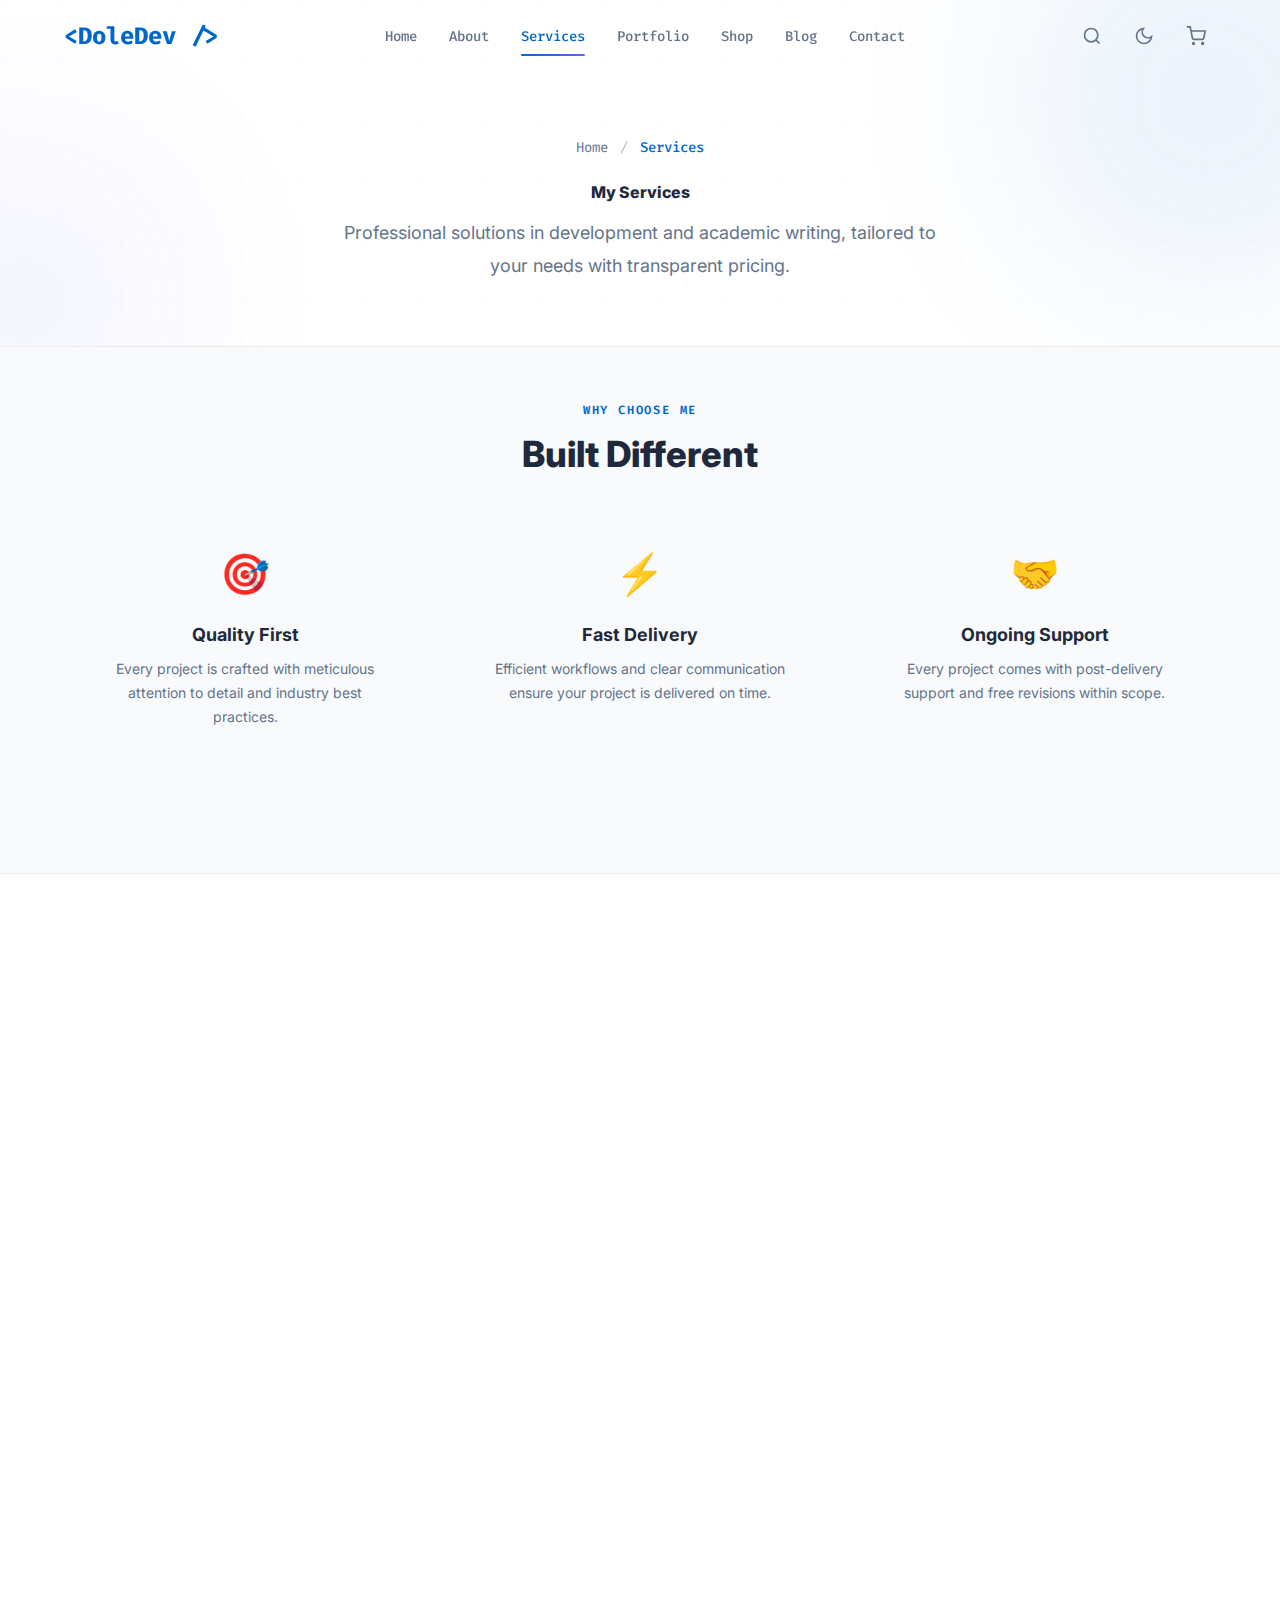
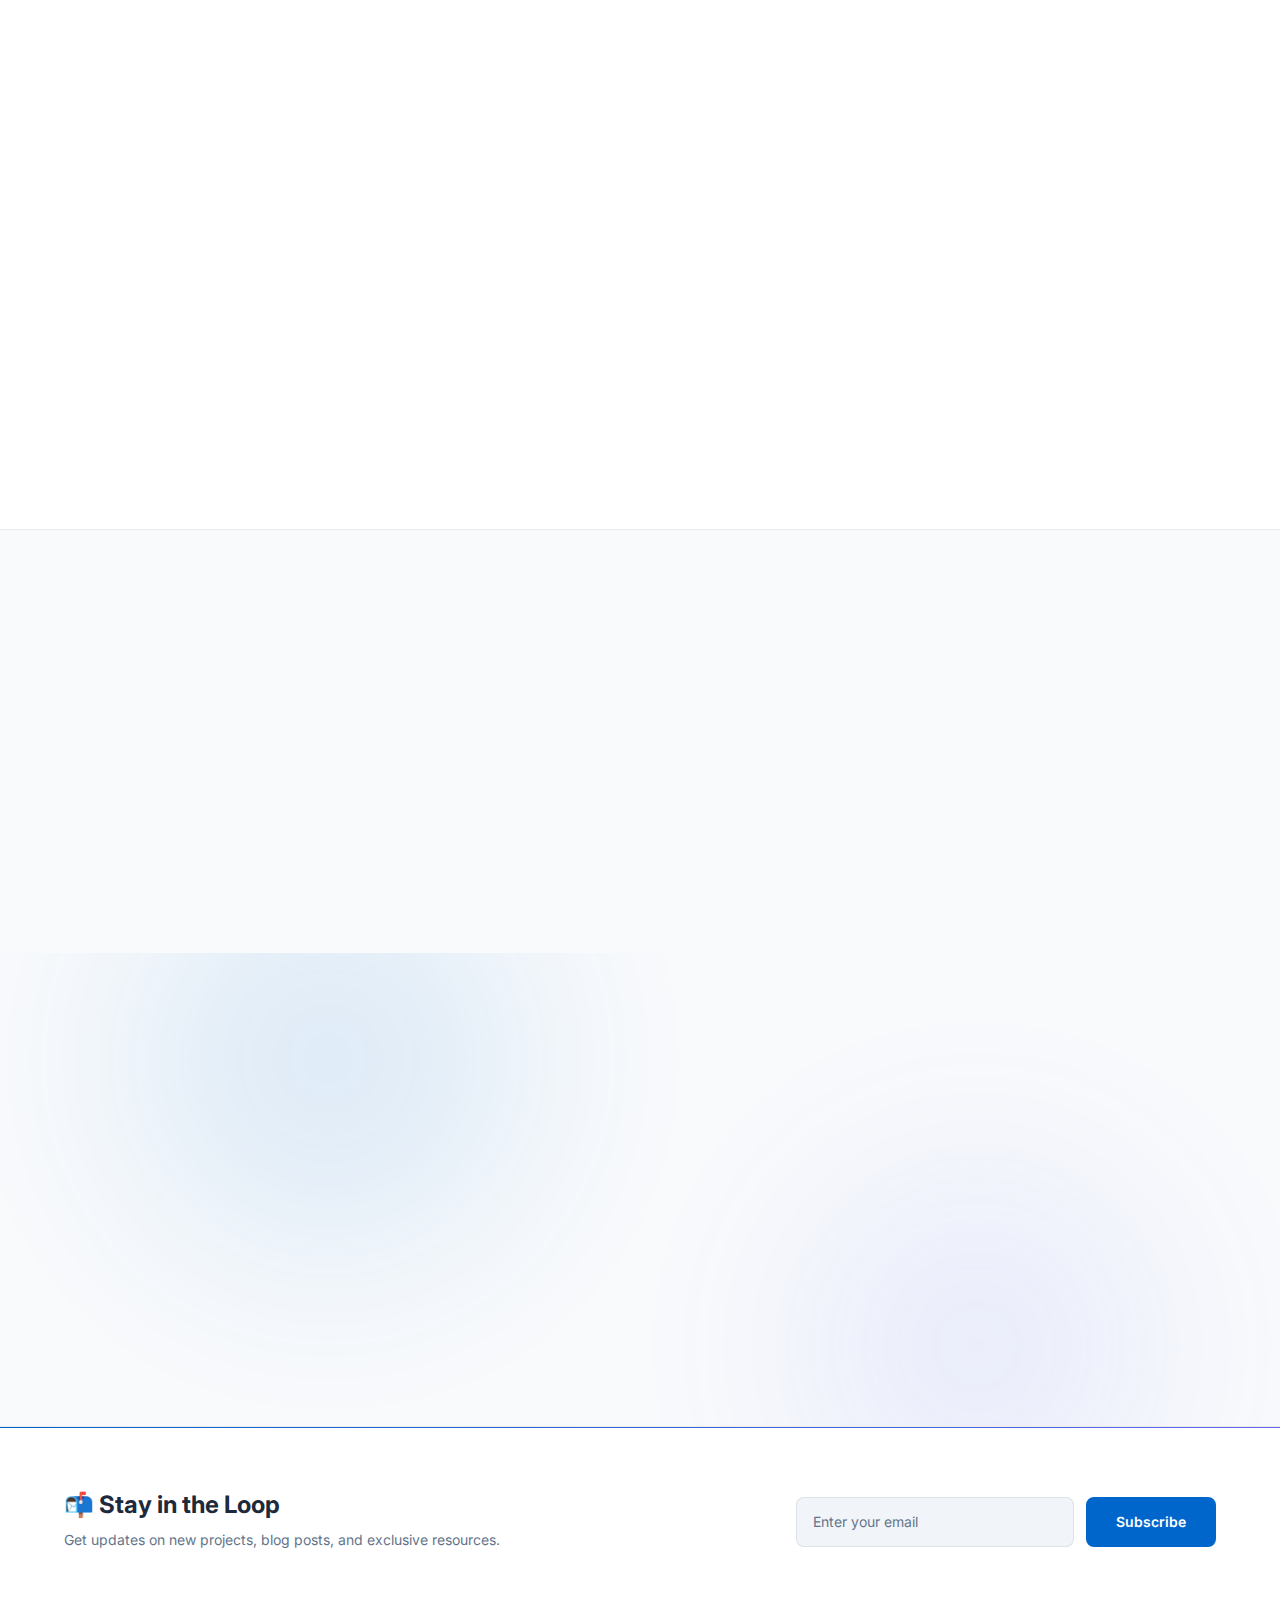
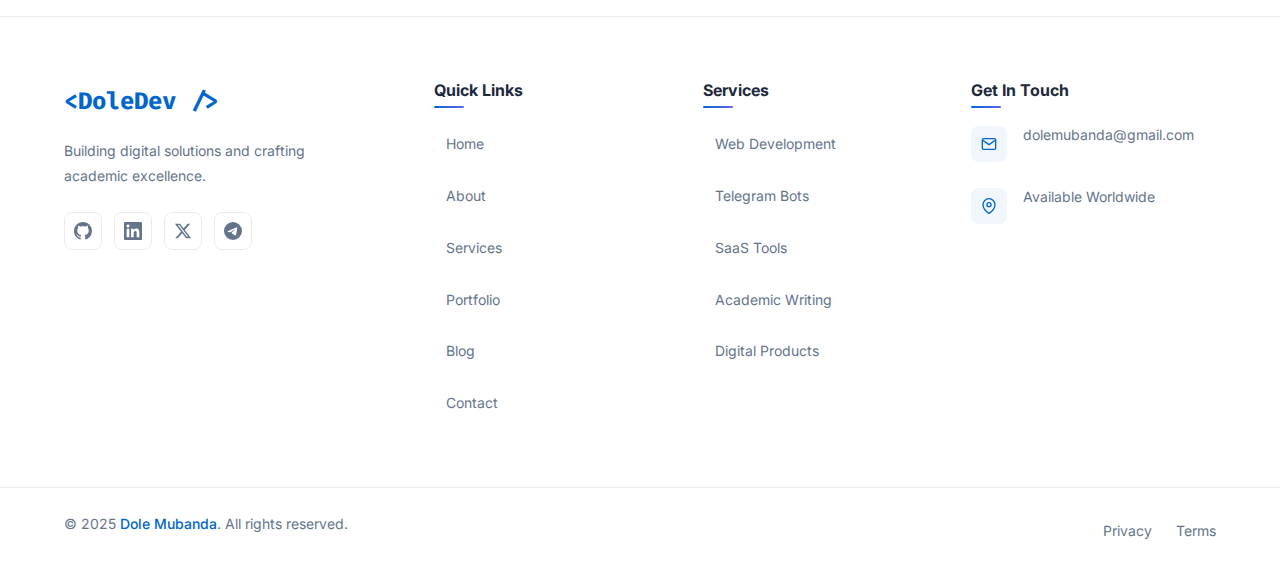
<file: services.html>
<!-- File: services.html -->
<!DOCTYPE html>
<html lang="en" data-theme="dark">
<head>
    <meta charset="UTF-8">
    <meta name="viewport" content="width=device-width, initial-scale=1.0">
    <title>Services — Dole Mubanda | Developer & Writer</title>
    <meta name="description" content="Professional web development, mobile apps, Telegram bots, SaaS tools, and academic writing services. View pricing and order now.">
    <meta name="author" content="Dolemubanda">
    <meta property="og:title" content="Services — Dole Mubanda">
    <meta property="og:description" content="Professional development and academic writing services with transparent pricing.">
    <meta property="og:type" content="website">
    <meta property="og:url" content="https://doledev.vercel.app//services.html">
    <meta property="og:image" content="images/og-image.jpg">
    <meta name="theme-color" content="#0a192f">
    <link rel="icon" type="image/x-icon" href="images/icons/favicon.ico">
    <link rel="manifest" href="manifest.json">
    <link rel="apple-touch-icon" href="images/icons/icon-192x192.png">
    <meta name="apple-mobile-web-app-capable" content="yes">
    <meta name="apple-mobile-web-app-status-bar-style" content="black-translucent">
    <link rel="preconnect" href="https://fonts.googleapis.com">
    <link rel="preconnect" href="https://fonts.gstatic.com" crossorigin>
    <link href="https://fonts.googleapis.com/css2?family=Inter:wght@300;400;500;600;700;800;900&family=Fira+Code:wght@400;500&display=swap" rel="stylesheet">
    <link rel="stylesheet" href="css/style.css">
    <link rel="stylesheet" href="css/components/animations.css">
    <link rel="stylesheet" href="css/components/buttons.css">
    <link rel="stylesheet" href="css/components/preloader.css">
    <link rel="stylesheet" href="css/components/header.css">
    <link rel="stylesheet" href="css/components/cards.css">
    <link rel="stylesheet" href="css/components/about.css">
    <link rel="stylesheet" href="css/components/services.css">
    <link rel="stylesheet" href="css/components/modal.css">
    <link rel="stylesheet" href="css/components/footer.css">
    <link rel="stylesheet" href="css/components/command-palette.css">
    <link rel="stylesheet" href="css/components/cookie-consent.css">
    <link rel="stylesheet" href="css/components/notification-bar.css">
    <link rel="stylesheet" href="css/components/skeleton.css">
</head>
<body>
    <!-- Preloader -->
    <div class="preloader" id="preloader" aria-live="polite"><div class="preloader__content"><div class="preloader__spinner"><span class="preloader__logo">&lt;DD/&gt;</span></div><div class="preloader__text">Loading<span class="preloader__dots"><span class="preloader__dot"></span><span class="preloader__dot"></span><span class="preloader__dot"></span></span></div></div></div>
    <a href="#main-content" class="skip-link">Skip to main content</a>

    <!-- Header -->
    <header class="header" id="header">
        <nav class="nav container" aria-label="Main navigation">
            <a href="index.html" class="nav__logo" aria-label="Home"><span class="logo-text">&lt;DoleDev /&gt;</span></a>
            <ul class="nav__menu" id="nav-menu" role="menubar">
                <li role="none"><a href="index.html" class="nav__link" role="menuitem">Home</a></li>
                <li role="none"><a href="about.html" class="nav__link" role="menuitem">About</a></li>
                <li role="none"><a href="services.html" class="nav__link active" role="menuitem">Services</a></li>
                <li role="none"><a href="portfolio.html" class="nav__link" role="menuitem">Portfolio</a></li>
                <li role="none"><a href="shop.html" class="nav__link" role="menuitem">Shop</a></li>
                <li role="none"><a href="blog.html" class="nav__link" role="menuitem">Blog</a></li>
                <li role="none"><a href="contact.html" class="nav__link" role="menuitem">Contact</a></li>
            </ul>
            <div class="nav__actions">
                <button class="nav__action-btn search-trigger" aria-label="Search site" title="Search (Ctrl+K)"><svg width="20" height="20" viewBox="0 0 24 24" fill="none" stroke="currentColor" stroke-width="2"><circle cx="11" cy="11" r="8"></circle><line x1="21" y1="21" x2="16.65" y2="16.65"></line></svg></button>
                <button class="nav__action-btn theme-toggle" id="theme-toggle" aria-label="Toggle dark/light mode"><svg class="theme-icon sun-icon" width="20" height="20" viewBox="0 0 24 24" fill="none" stroke="currentColor" stroke-width="2"><circle cx="12" cy="12" r="5"></circle><line x1="12" y1="1" x2="12" y2="3"></line><line x1="12" y1="21" x2="12" y2="23"></line><line x1="4.22" y1="4.22" x2="5.64" y2="5.64"></line><line x1="18.36" y1="18.36" x2="19.78" y2="19.78"></line><line x1="1" y1="12" x2="3" y2="12"></line><line x1="21" y1="12" x2="23" y2="12"></line><line x1="4.22" y1="19.78" x2="5.64" y2="18.36"></line><line x1="18.36" y1="5.64" x2="19.78" y2="4.22"></line></svg><svg class="theme-icon moon-icon" width="20" height="20" viewBox="0 0 24 24" fill="none" stroke="currentColor" stroke-width="2"><path d="M21 12.79A9 9 0 1 1 11.21 3 7 7 0 0 0 21 12.79z"></path></svg></button>
                <a href="shop.html" class="nav__action-btn cart-btn" aria-label="Shopping cart"><svg width="20" height="20" viewBox="0 0 24 24" fill="none" stroke="currentColor" stroke-width="2"><circle cx="9" cy="21" r="1"></circle><circle cx="20" cy="21" r="1"></circle><path d="M1 1h4l2.68 13.39a2 2 0 0 0 2 1.61h9.72a2 2 0 0 0 2-1.61L23 6H6"></path></svg><span class="cart-count" id="cart-count" style="display:none;">0</span></a>
                <button class="nav__toggle" id="nav-toggle" aria-label="Toggle navigation menu" aria-expanded="false"><span class="hamburger-line"></span><span class="hamburger-line"></span><span class="hamburger-line"></span></button>
            </div>
        </nav>
    </header>

    <!-- Main Content -->
    <main id="main-content">

        <!-- Page Header -->
        <section class="page-header">
            <div class="page-header__bg" aria-hidden="true"><div class="page-header__blob page-header__blob--1"></div><div class="page-header__blob page-header__blob--2"></div><div class="page-header__grid"></div></div>
            <div class="container">
                <div class="page-header__content" data-animation="fade-in-up">
                    <nav class="breadcrumbs" aria-label="Breadcrumb"><a href="index.html">Home</a><span class="breadcrumbs__separator">/</span><span class="breadcrumbs__current" aria-current="page">Services</span></nav>
                    <h1 class="page-header__title">My Services</h1>
                    <p class="page-header__subtitle">Professional solutions in development and academic writing, tailored to your needs with transparent pricing.</p>
                </div>
            </div>
        </section>

        <!-- Why Choose Me -->
        <section class="section" aria-labelledby="why-heading">
            <div class="container">
                <div class="section__header" data-animation="fade-in-up">
                    <span class="section__label">Why Choose Me</span>
                    <h2 class="section__title" id="why-heading">Built Different</h2>
                </div>
                <div class="services-intro" data-animation="fade-in-up" data-delay="200">
                    <div class="services-intro__item">
                        <span class="services-intro__icon">🎯</span>
                        <h3 class="services-intro__title">Quality First</h3>
                        <p class="services-intro__text">Every project is crafted with meticulous attention to detail and industry best practices.</p>
                    </div>
                    <div class="services-intro__item">
                        <span class="services-intro__icon">⚡</span>
                        <h3 class="services-intro__title">Fast Delivery</h3>
                        <p class="services-intro__text">Efficient workflows and clear communication ensure your project is delivered on time.</p>
                    </div>
                    <div class="services-intro__item">
                        <span class="services-intro__icon">🤝</span>
                        <h3 class="services-intro__title">Ongoing Support</h3>
                        <p class="services-intro__text">Every project comes with post-delivery support and free revisions within scope.</p>
                    </div>
                </div>
            </div>
        </section>

        <!-- ============================================
             DEVELOPER SERVICES
             ============================================ -->
        <section class="section" id="dev-services" aria-labelledby="dev-services-heading" style="background: var(--bg-secondary); border-top: 1px solid var(--border-color); border-bottom: 1px solid var(--border-color);">
            <div class="container">
                <div class="services-category">
                    <div class="services-category__header" data-animation="fade-in-up">
                        <div class="services-category__icon"><svg width="24" height="24" viewBox="0 0 24 24" fill="none" stroke="currentColor" stroke-width="2"><polyline points="16 18 22 12 16 6"></polyline><polyline points="8 6 2 12 8 18"></polyline></svg></div>
                        <div><h2 class="services-category__title" id="dev-services-heading">Developer Services</h2><p class="services-category__subtitle">Custom digital solutions built with modern technologies</p></div>
                    </div>

                    <!-- 🔧 CUSTOMIZE: Edit each service card -->
                    <div class="cards-grid cards-grid--3">

                        <!-- Web Development -->
                        <div class="service-card" data-animation="fade-in-up" data-delay="100" id="web-development">
                            <div class="service-card__icon"><svg width="28" height="28" viewBox="0 0 24 24" fill="none" stroke="currentColor" stroke-width="1.5"><polyline points="16 18 22 12 16 6"></polyline><polyline points="8 6 2 12 8 18"></polyline><line x1="14" y1="4" x2="10" y2="20"></line></svg></div>
                            <h3 class="service-card__title">Web Development</h3>
                            <p class="service-card__description">Custom websites and web applications built with modern technologies. Fully responsive, fast, and SEO-optimized.</p>
                            <div class="service-card__features">
                                <div class="service-card__feature"><span class="service-card__feature-icon">✓</span> Responsive Design</div>
                                <div class="service-card__feature"><span class="service-card__feature-icon">✓</span> SEO Optimization</div>
                                <div class="service-card__feature"><span class="service-card__feature-icon">✓</span> Performance Tuned</div>
                                <div class="service-card__feature"><span class="service-card__feature-icon">✓</span> CMS Integration</div>
                            </div>
                            <div class="service-card__price">
                                <span class="service-card__price-label">From</span>
                                <span class="service-card__price-value">$299</span>
                            </div>
                            <div class="service-card__actions">
                                <button class="btn btn--outline btn--sm" data-modal-trigger="modal-web-dev">Learn More</button>
                                <a href="contact.html?service=web-development" class="btn btn--primary btn--sm">Order Now</a>
                            </div>
                        </div>

                        <!-- Telegram Bots -->
                        <div class="service-card" data-animation="fade-in-up" data-delay="200" id="telegram-bots">
                            <div class="service-card__icon"><svg width="28" height="28" viewBox="0 0 24 24" fill="none" stroke="currentColor" stroke-width="1.5"><path d="M21 15a2 2 0 0 1-2 2H7l-4 4V5a2 2 0 0 1 2-2h14a2 2 0 0 1 2 2z"></path></svg></div>
                            <h3 class="service-card__title">Telegram Bots</h3>
                            <p class="service-card__description">Custom Telegram bots and mini apps that automate tasks, engage users, and streamline your business operations.</p>
                            <div class="service-card__features">
                                <div class="service-card__feature"><span class="service-card__feature-icon">✓</span> Custom Commands</div>
                                <div class="service-card__feature"><span class="service-card__feature-icon">✓</span> Payment Integration</div>
                                <div class="service-card__feature"><span class="service-card__feature-icon">✓</span> Admin Dashboard</div>
                                <div class="service-card__feature"><span class="service-card__feature-icon">✓</span> Analytics & Logs</div>
                            </div>
                            <div class="service-card__price">
                                <span class="service-card__price-label">From</span>
                                <span class="service-card__price-value">$199</span>
                            </div>
                            <div class="service-card__actions">
                                <button class="btn btn--outline btn--sm" data-modal-trigger="modal-telegram">Learn More</button>
                                <a href="contact.html?service=telegram-bots" class="btn btn--primary btn--sm">Order Now</a>
                            </div>
                        </div>

                        <!-- SaaS Tools -->
                        <div class="service-card" data-animation="fade-in-up" data-delay="300" id="saas-tools">
                            <div class="service-card__icon"><svg width="28" height="28" viewBox="0 0 24 24" fill="none" stroke="currentColor" stroke-width="1.5"><rect x="2" y="3" width="20" height="14" rx="2" ry="2"></rect><line x1="8" y1="21" x2="16" y2="21"></line><line x1="12" y1="17" x2="12" y2="21"></line></svg></div>
                            <h3 class="service-card__title">SaaS Tools</h3>
                            <p class="service-card__description">Scalable software-as-a-service solutions with user authentication, dashboards, and payment integration.</p>
                            <div class="service-card__features">
                                <div class="service-card__feature"><span class="service-card__feature-icon">✓</span> User Authentication</div>
                                <div class="service-card__feature"><span class="service-card__feature-icon">✓</span> Payment Processing</div>
                                <div class="service-card__feature"><span class="service-card__feature-icon">✓</span> Admin Dashboard</div>
                                <div class="service-card__feature"><span class="service-card__feature-icon">✓</span> API Integration</div>
                            </div>
                            <div class="service-card__price">
                                <span class="service-card__price-label">From</span>
                                <span class="service-card__price-value">$999</span>
                            </div>
                            <div class="service-card__actions">
                                <button class="btn btn--outline btn--sm" data-modal-trigger="modal-saas">Learn More</button>
                                <a href="contact.html?service=saas-tools" class="btn btn--primary btn--sm">Order Now</a>
                            </div>
                        </div>
                    </div>
                </div>
            </div>
        </section>

        <!-- ============================================
             ACADEMIC SERVICES
             ============================================ -->
        <section class="section" id="academic-services" aria-labelledby="academic-heading">
            <div class="container">
                <div class="services-category">
                    <div class="services-category__header" data-animation="fade-in-up">
                        <div class="services-category__icon"><svg width="24" height="24" viewBox="0 0 24 24" fill="none" stroke="currentColor" stroke-width="2"><path d="M2 3h6a4 4 0 0 1 4 4v14a3 3 0 0 0-3-3H2z"></path><path d="M22 3h-6a4 4 0 0 0-4 4v14a3 3 0 0 1 3-3h7z"></path></svg></div>
                        <div><h2 class="services-category__title" id="academic-heading">Academic Services</h2><p class="services-category__subtitle">Research and writing with rigorous academic standards</p></div>
                    </div>

                    <div class="cards-grid cards-grid--3">
                        <!-- Dissertation Writing -->
                        <div class="service-card" data-animation="fade-in-up" data-delay="100" id="academic-writing">
                            <div class="service-card__icon"><svg width="28" height="28" viewBox="0 0 24 24" fill="none" stroke="currentColor" stroke-width="1.5"><path d="M14 2H6a2 2 0 0 0-2 2v16a2 2 0 0 0 2 2h12a2 2 0 0 0 2-2V8z"></path><polyline points="14 2 14 8 20 8"></polyline><line x1="16" y1="13" x2="8" y2="13"></line><line x1="16" y1="17" x2="8" y2="17"></line><polyline points="10 9 9 9 8 9"></polyline></svg></div>
                            <h3 class="service-card__title">Dissertation Writing</h3>
                            <p class="service-card__description">Comprehensive dissertation support from proposal to defense. Original research with proper methodology and citations.</p>
                            <div class="service-card__features">
                                <div class="service-card__feature"><span class="service-card__feature-icon">✓</span> Original Research</div>
                                <div class="service-card__feature"><span class="service-card__feature-icon">✓</span> Plagiarism-Free</div>
                                <div class="service-card__feature"><span class="service-card__feature-icon">✓</span> Unlimited Revisions</div>
                                <div class="service-card__feature"><span class="service-card__feature-icon">✓</span> APA/MLA/Chicago</div>
                            </div>
                            <div class="service-card__price">
                                <span class="service-card__price-label">From</span>
                                <span class="service-card__price-value">$25</span>
                                <span class="service-card__price-period">/ page</span>
                            </div>
                            <div class="service-card__actions">
                                <button class="btn btn--outline btn--sm" data-modal-trigger="modal-dissertation">Learn More</button>
                                <a href="contact.html?service=dissertation" class="btn btn--primary btn--sm">Order Now</a>
                            </div>
                        </div>

                        <!-- Essay Writing -->
                        <div class="service-card" data-animation="fade-in-up" data-delay="200">
                            <div class="service-card__icon"><svg width="28" height="28" viewBox="0 0 24 24" fill="none" stroke="currentColor" stroke-width="1.5"><path d="M12 20h9"></path><path d="M16.5 3.5a2.121 2.121 0 0 1 3 3L7 19l-4 1 1-4L16.5 3.5z"></path></svg></div>
                            <h3 class="service-card__title">Essay Writing</h3>
                            <p class="service-card__description">Well-researched, articulate essays on any topic. Argumentative, analytical, narrative, and descriptive formats.</p>
                            <div class="service-card__features">
                                <div class="service-card__feature"><span class="service-card__feature-icon">✓</span> Any Subject</div>
                                <div class="service-card__feature"><span class="service-card__feature-icon">✓</span> Quick Turnaround</div>
                                <div class="service-card__feature"><span class="service-card__feature-icon">✓</span> Free Bibliography</div>
                                <div class="service-card__feature"><span class="service-card__feature-icon">✓</span> Formatting Included</div>
                            </div>
                            <div class="service-card__price">
                                <span class="service-card__price-label">From</span>
                                <span class="service-card__price-value">$15</span>
                                <span class="service-card__price-period">/ page</span>
                            </div>
                            <div class="service-card__actions">
                                <button class="btn btn--outline btn--sm" data-modal-trigger="modal-essay">Learn More</button>
                                <a href="contact.html?service=essay" class="btn btn--primary btn--sm">Order Now</a>
                            </div>
                        </div>

                        <!-- Research Papers -->
                        <div class="service-card" data-animation="fade-in-up" data-delay="300">
                            <div class="service-card__icon"><svg width="28" height="28" viewBox="0 0 24 24" fill="none" stroke="currentColor" stroke-width="1.5"><circle cx="11" cy="11" r="8"></circle><line x1="21" y1="21" x2="16.65" y2="16.65"></line></svg></div>
                            <h3 class="service-card__title">Research Papers</h3>
                            <p class="service-card__description">In-depth academic research papers with comprehensive literature reviews, methodology, and data analysis.</p>
                            <div class="service-card__features">
                                <div class="service-card__feature"><span class="service-card__feature-icon">✓</span> Literature Review</div>
                                <div class="service-card__feature"><span class="service-card__feature-icon">✓</span> Data Analysis</div>
                                <div class="service-card__feature"><span class="service-card__feature-icon">✓</span> Peer-Review Ready</div>
                                <div class="service-card__feature"><span class="service-card__feature-icon">✓</span> Statistical Support</div>
                            </div>
                            <div class="service-card__price">
                                <span class="service-card__price-label">From</span>
                                <span class="service-card__price-value">$20</span>
                                <span class="service-card__price-period">/ page</span>
                            </div>
                            <div class="service-card__actions">
                                <button class="btn btn--outline btn--sm" data-modal-trigger="modal-research">Learn More</button>
                                <a href="contact.html?service=research" class="btn btn--primary btn--sm">Order Now</a>
                            </div>
                        </div>
                    </div>
                </div>
            </div>
        </section>

        <!-- ============================================
             PRICING TABLES
             ============================================ -->
        <section class="section" id="pricing" aria-labelledby="pricing-heading" style="background: var(--bg-secondary); border-top: 1px solid var(--border-color); border-bottom: 1px solid var(--border-color);">
            <div class="container">
                <div class="section__header" data-animation="fade-in-up">
                    <span class="section__label">Pricing</span>
                    <h2 class="section__title" id="pricing-heading">Web Development Pricing</h2>
                    <p class="section__subtitle">Transparent pricing for web development projects. Choose the tier that fits your needs.</p>
                </div>

                <!-- 🔧 CUSTOMIZE: Adjust prices and features -->
                <div class="pricing-grid" data-animation="fade-in-up" data-delay="200">

                    <!-- Basic Tier -->
                    <div class="pricing-card">
                        <span class="pricing-card__tier">Basic</span>
                        <div class="pricing-card__price">
                            <span class="pricing-card__amount"><span class="pricing-card__currency">$</span>299</span>
                            <span class="pricing-card__period">one-time</span>
                        </div>
                        <p class="pricing-card__description">Perfect for personal sites, landing pages, and small business websites.</p>
                        <div class="pricing-card__features">
                            <div class="pricing-card__feature"><span class="pricing-card__feature-icon pricing-card__feature-icon--yes">✓</span> Up to 5 pages</div>
                            <div class="pricing-card__feature"><span class="pricing-card__feature-icon pricing-card__feature-icon--yes">✓</span> Responsive design</div>
                            <div class="pricing-card__feature"><span class="pricing-card__feature-icon pricing-card__feature-icon--yes">✓</span> Contact form</div>
                            <div class="pricing-card__feature"><span class="pricing-card__feature-icon pricing-card__feature-icon--yes">✓</span> Basic SEO</div>
                            <div class="pricing-card__feature"><span class="pricing-card__feature-icon pricing-card__feature-icon--yes">✓</span> 1 revision round</div>
                            <div class="pricing-card__feature pricing-card__feature--disabled"><span class="pricing-card__feature-icon pricing-card__feature-icon--no">✗</span> CMS integration</div>
                            <div class="pricing-card__feature pricing-card__feature--disabled"><span class="pricing-card__feature-icon pricing-card__feature-icon--no">✗</span> E-commerce</div>
                            <div class="pricing-card__feature pricing-card__feature--disabled"><span class="pricing-card__feature-icon pricing-card__feature-icon--no">✗</span> Custom animations</div>
                        </div>
                        <a href="contact.html?service=web-basic" class="btn btn--outline pricing-card__cta">Get Started</a>
                        <div class="pricing-card__turnaround">
                            <svg width="14" height="14" viewBox="0 0 24 24" fill="none" stroke="currentColor" stroke-width="2"><circle cx="12" cy="12" r="10"></circle><polyline points="12 6 12 12 16 14"></polyline></svg>
                            5-7 business days
                        </div>
                    </div>

                    <!-- Standard Tier (Featured) -->
                    <div class="pricing-card pricing-card--featured">
                        <span class="pricing-card__badge">Most Popular</span>
                        <span class="pricing-card__tier">Standard</span>
                        <div class="pricing-card__price">
                            <span class="pricing-card__amount"><span class="pricing-card__currency">$</span>699</span>
                            <span class="pricing-card__period">one-time</span>
                        </div>
                        <p class="pricing-card__description">Ideal for businesses needing a professional site with CMS and advanced features.</p>
                        <div class="pricing-card__features">
                            <div class="pricing-card__feature"><span class="pricing-card__feature-icon pricing-card__feature-icon--yes">✓</span> Up to 15 pages</div>
                            <div class="pricing-card__feature"><span class="pricing-card__feature-icon pricing-card__feature-icon--yes">✓</span> Responsive design</div>
                            <div class="pricing-card__feature"><span class="pricing-card__feature-icon pricing-card__feature-icon--yes">✓</span> Contact form + CRM</div>
                            <div class="pricing-card__feature"><span class="pricing-card__feature-icon pricing-card__feature-icon--yes">✓</span> Advanced SEO</div>
                            <div class="pricing-card__feature"><span class="pricing-card__feature-icon pricing-card__feature-icon--yes">✓</span> 3 revision rounds</div>
                            <div class="pricing-card__feature"><span class="pricing-card__feature-icon pricing-card__feature-icon--yes">✓</span> CMS integration</div>
                            <div class="pricing-card__feature"><span class="pricing-card__feature-icon pricing-card__feature-icon--yes">✓</span> Custom animations</div>
                            <div class="pricing-card__feature pricing-card__feature--disabled"><span class="pricing-card__feature-icon pricing-card__feature-icon--no">✗</span> E-commerce</div>
                        </div>
                        <a href="contact.html?service=web-standard" class="btn btn--primary pricing-card__cta">Get Started</a>
                        <div class="pricing-card__turnaround">
                            <svg width="14" height="14" viewBox="0 0 24 24" fill="none" stroke="currentColor" stroke-width="2"><circle cx="12" cy="12" r="10"></circle><polyline points="12 6 12 12 16 14"></polyline></svg>
                            10-14 business days
                        </div>
                    </div>

                    <!-- Premium Tier -->
                    <div class="pricing-card">
                        <span class="pricing-card__tier">Premium</span>
                        <div class="pricing-card__price">
                            <span class="pricing-card__amount"><span class="pricing-card__currency">$</span>1499</span>
                            <span class="pricing-card__period">one-time</span>
                        </div>
                        <p class="pricing-card__description">Full-scale web application or e-commerce site with custom features and integrations.</p>
                        <div class="pricing-card__features">
                            <div class="pricing-card__feature"><span class="pricing-card__feature-icon pricing-card__feature-icon--yes">✓</span> Unlimited pages</div>
                            <div class="pricing-card__feature"><span class="pricing-card__feature-icon pricing-card__feature-icon--yes">✓</span> Responsive design</div>
                            <div class="pricing-card__feature"><span class="pricing-card__feature-icon pricing-card__feature-icon--yes">✓</span> Advanced forms</div>
                            <div class="pricing-card__feature"><span class="pricing-card__feature-icon pricing-card__feature-icon--yes">✓</span> Full SEO suite</div>
                            <div class="pricing-card__feature"><span class="pricing-card__feature-icon pricing-card__feature-icon--yes">✓</span> Unlimited revisions</div>
                            <div class="pricing-card__feature"><span class="pricing-card__feature-icon pricing-card__feature-icon--yes">✓</span> CMS + Admin panel</div>
                            <div class="pricing-card__feature"><span class="pricing-card__feature-icon pricing-card__feature-icon--yes">✓</span> E-commerce ready</div>
                            <div class="pricing-card__feature"><span class="pricing-card__feature-icon pricing-card__feature-icon--yes">✓</span> 30 days support</div>
                        </div>
                        <a href="contact.html?service=web-premium" class="btn btn--outline pricing-card__cta">Get Started</a>
                        <div class="pricing-card__turnaround">
                            <svg width="14" height="14" viewBox="0 0 24 24" fill="none" stroke="currentColor" stroke-width="2"><circle cx="12" cy="12" r="10"></circle><polyline points="12 6 12 12 16 14"></polyline></svg>
                            21-30 business days
                        </div>
                    </div>
                </div>

                <p style="text-align:center; color: var(--text-secondary); font-size: var(--fs-sm); margin-top: var(--space-xl); font-family: var(--font-mono);" data-animation="fade-in-up">
                    Need a custom quote? <a href="contact.html" style="color: var(--accent-primary);">Contact me</a> for a free consultation.
                </p>
            </div>
        </section>

        <!-- ============================================
             MY PROCESS
             ============================================ -->
        <section class="section" id="process" aria-labelledby="process-heading">
            <div class="container">
                <div class="section__header" data-animation="fade-in-up">
                    <span class="section__label">How It Works</span>
                    <h2 class="section__title" id="process-heading">My Process</h2>
                    <p class="section__subtitle">A simple, transparent workflow designed to keep you informed at every step.</p>
                </div>

                <div class="process-grid" data-animation="fade-in-up" data-delay="200">
                    <div class="process-step">
                        <div class="process-step__number">01</div>
                        <h3 class="process-step__title">Discovery</h3>
                        <p class="process-step__text">We discuss your goals, requirements, and vision. I ask questions and listen carefully to understand exactly what you need.</p>
                    </div>
                    <div class="process-step">
                        <div class="process-step__number">02</div>
                        <h3 class="process-step__title">Planning</h3>
                        <p class="process-step__text">I create a detailed project plan with milestones, timeline, and deliverables. You approve before any work begins.</p>
                    </div>
                    <div class="process-step">
                        <div class="process-step__number">03</div>
                        <h3 class="process-step__title">Execution</h3>
                        <p class="process-step__text">I build your project with regular updates and preview links. You can provide feedback at every stage.</p>
                    </div>
                    <div class="process-step">
                        <div class="process-step__number">04</div>
                        <h3 class="process-step__title">Delivery</h3>
                        <p class="process-step__text">Final review, revisions, and handoff. I provide documentation and ongoing support to ensure your success.</p>
                    </div>
                </div>
            </div>
        </section>

        <!-- CTA -->
        <section class="section cta-section" id="cta" aria-labelledby="cta-heading-services">
            <div class="cta-section__bg" aria-hidden="true"><div class="cta-section__blob cta-section__blob--1"></div><div class="cta-section__blob cta-section__blob--2"></div></div>
            <div class="container">
                <div class="cta-section__content" data-animation="scale-up">
                    <h2 class="cta-section__title" id="cta-heading-services">Ready to Get Started?<br><span class="text-gradient">Let's Discuss Your Project.</span></h2>
                    <p class="cta-section__text">Every project starts with a free consultation. Tell me about your idea and I'll provide a custom quote.</p>
                    <div class="cta-section__actions">
                        <a href="contact.html" class="btn btn--primary btn--lg"><span>Free Consultation</span> <svg width="20" height="20" viewBox="0 0 24 24" fill="none" stroke="currentColor" stroke-width="2"><line x1="5" y1="12" x2="19" y2="12"></line><polyline points="12 5 19 12 12 19"></polyline></svg></a>
                    </div>
                    <p class="cta-section__availability"><span class="cta-section__status-dot" aria-hidden="true"></span> Currently available for new projects</p>
                </div>
            </div>
        </section>

    </main>

    <!-- ============================================
         SERVICE DETAIL MODALS
         ============================================
         These are hidden by default and shown when
         "Learn More" buttons are clicked.
    -->

    <!-- Modal: Web Development -->
    <div class="modal-overlay" id="modal-web-dev" aria-hidden="true">
        <div class="modal" role="dialog" aria-modal="true" aria-labelledby="modal-web-title">
            <div class="modal__header">
                <div class="modal__title-wrapper">
                    <div class="modal__icon"><svg width="24" height="24" viewBox="0 0 24 24" fill="none" stroke="currentColor" stroke-width="2"><polyline points="16 18 22 12 16 6"></polyline><polyline points="8 6 2 12 8 18"></polyline><line x1="14" y1="4" x2="10" y2="20"></line></svg></div>
                    <div><h3 class="modal__title" id="modal-web-title">Web Development</h3><p class="modal__subtitle">Custom websites & web applications</p></div>
                </div>
                <button class="modal__close" aria-label="Close modal"><svg width="20" height="20" viewBox="0 0 24 24" fill="none" stroke="currentColor" stroke-width="2"><line x1="18" y1="6" x2="6" y2="18"></line><line x1="6" y1="6" x2="18" y2="18"></line></svg></button>
            </div>
            <div class="modal__body">
                <div class="modal__section">
                    <h4 class="modal__section-title">📋 Overview</h4>
                    <p class="modal__text">I build modern, performant websites and web applications using the latest technologies. Every project is custom-designed, fully responsive, and optimized for speed and search engines. From simple landing pages to complex web platforms, I deliver clean, maintainable code that grows with your business.</p>
                </div>
                <div class="modal__section">
                    <h4 class="modal__section-title">✨ What's Included</h4>
                    <div class="modal__features">
                        <div class="modal__feature"><span class="modal__feature-check">✓</span> Custom responsive design</div>
                        <div class="modal__feature"><span class="modal__feature-check">✓</span> Mobile-first approach</div>
                        <div class="modal__feature"><span class="modal__feature-check">✓</span> SEO optimization</div>
                        <div class="modal__feature"><span class="modal__feature-check">✓</span> Performance tuning</div>
                        <div class="modal__feature"><span class="modal__feature-check">✓</span> Cross-browser testing</div>
                        <div class="modal__feature"><span class="modal__feature-check">✓</span> Analytics setup</div>
                        <div class="modal__feature"><span class="modal__feature-check">✓</span> Contact forms</div>
                        <div class="modal__feature"><span class="modal__feature-check">✓</span> CMS integration</div>
                    </div>
                </div>
                <div class="modal__section">
                    <h4 class="modal__section-title">🔄 My Process</h4>
                    <div class="modal__steps">
                        <div class="modal__step"><span class="modal__step-number">1</span><div class="modal__step-content"><h4>Discovery Call</h4><p>We discuss your goals, target audience, and requirements in a free 30-minute consultation.</p></div></div>
                        <div class="modal__step"><span class="modal__step-number">2</span><div class="modal__step-content"><h4>Design & Wireframes</h4><p>I create mockups and wireframes for your approval before any coding begins.</p></div></div>
                        <div class="modal__step"><span class="modal__step-number">3</span><div class="modal__step-content"><h4>Development</h4><p>I build your site with regular progress updates and preview links.</p></div></div>
                        <div class="modal__step"><span class="modal__step-number">4</span><div class="modal__step-content"><h4>Launch & Support</h4><p>Final testing, deployment, and handoff with documentation and post-launch support.</p></div></div>
                    </div>
                </div>
            </div>
            <div class="modal__footer">
                <div class="modal__price"><span class="modal__price-label">Starting from</span><span class="modal__price-value">$299</span></div>
                <a href="contact.html?service=web-development" class="btn btn--primary">Order Now <svg width="16" height="16" viewBox="0 0 24 24" fill="none" stroke="currentColor" stroke-width="2"><line x1="5" y1="12" x2="19" y2="12"></line><polyline points="12 5 19 12 12 19"></polyline></svg></a>
            </div>
        </div>
    </div>

    <!-- Modal: Telegram Bots -->
    <div class="modal-overlay" id="modal-telegram" aria-hidden="true">
        <div class="modal" role="dialog" aria-modal="true" aria-labelledby="modal-tg-title">
            <div class="modal__header">
                <div class="modal__title-wrapper">
                    <div class="modal__icon"><svg width="24" height="24" viewBox="0 0 24 24" fill="none" stroke="currentColor" stroke-width="2"><path d="M21 15a2 2 0 0 1-2 2H7l-4 4V5a2 2 0 0 1 2-2h14a2 2 0 0 1 2 2z"></path></svg></div>
                    <div><h3 class="modal__title" id="modal-tg-title">Telegram Bots & Mini Apps</h3><p class="modal__subtitle">Custom automation & engagement tools</p></div>
                </div>
                <button class="modal__close" aria-label="Close modal"><svg width="20" height="20" viewBox="0 0 24 24" fill="none" stroke="currentColor" stroke-width="2"><line x1="18" y1="6" x2="6" y2="18"></line><line x1="6" y1="6" x2="18" y2="18"></line></svg></button>
            </div>
            <div class="modal__body">
                <div class="modal__section">
                    <h4 class="modal__section-title">📋 Overview</h4>
                    <p class="modal__text">Custom Telegram bots and mini apps built to automate workflows, engage communities, process payments, and provide 24/7 customer support. From simple command bots to complex mini app ecosystems, I build solutions that integrate seamlessly with Telegram's platform.</p>
                </div>
                <div class="modal__section">
                    <h4 class="modal__section-title">✨ What's Included</h4>
                    <div class="modal__features">
                        <div class="modal__feature"><span class="modal__feature-check">✓</span> Custom bot commands</div>
                        <div class="modal__feature"><span class="modal__feature-check">✓</span> Inline mode support</div>
                        <div class="modal__feature"><span class="modal__feature-check">✓</span> Payment integration</div>
                        <div class="modal__feature"><span class="modal__feature-check">✓</span> Admin dashboard</div>
                        <div class="modal__feature"><span class="modal__feature-check">✓</span> Database integration</div>
                        <div class="modal__feature"><span class="modal__feature-check">✓</span> Webhook setup</div>
                        <div class="modal__feature"><span class="modal__feature-check">✓</span> Error logging</div>
                        <div class="modal__feature"><span class="modal__feature-check">✓</span> Documentation</div>
                    </div>
                </div>
            </div>
            <div class="modal__footer">
                <div class="modal__price"><span class="modal__price-label">Starting from</span><span class="modal__price-value">$199</span></div>
                <a href="contact.html?service=telegram-bots" class="btn btn--primary">Order Now <svg width="16" height="16" viewBox="0 0 24 24" fill="none" stroke="currentColor" stroke-width="2"><line x1="5" y1="12" x2="19" y2="12"></line><polyline points="12 5 19 12 12 19"></polyline></svg></a>
            </div>
        </div>
    </div>

    <!-- Modal: SaaS -->
    <div class="modal-overlay" id="modal-saas" aria-hidden="true">
        <div class="modal" role="dialog" aria-modal="true" aria-labelledby="modal-saas-title">
            <div class="modal__header">
                <div class="modal__title-wrapper">
                    <div class="modal__icon"><svg width="24" height="24" viewBox="0 0 24 24" fill="none" stroke="currentColor" stroke-width="2"><rect x="2" y="3" width="20" height="14" rx="2" ry="2"></rect><line x1="8" y1="21" x2="16" y2="21"></line><line x1="12" y1="17" x2="12" y2="21"></line></svg></div>
                    <div><h3 class="modal__title" id="modal-saas-title">SaaS Tools</h3><p class="modal__subtitle">Scalable software solutions</p></div>
                </div>
                <button class="modal__close" aria-label="Close modal"><svg width="20" height="20" viewBox="0 0 24 24" fill="none" stroke="currentColor" stroke-width="2"><line x1="18" y1="6" x2="6" y2="18"></line><line x1="6" y1="6" x2="18" y2="18"></line></svg></button>
            </div>
            <div class="modal__body">
                <div class="modal__section">
                    <h4 class="modal__section-title">📋 Overview</h4>
                    <p class="modal__text">Full-stack SaaS application development from MVP to scale. I build subscription-based software products with user authentication, payment processing, admin dashboards, API integrations, and scalable architecture designed to grow with your user base.</p>
                </div>
                <div class="modal__section">
                    <h4 class="modal__section-title">✨ What's Included</h4>
                    <div class="modal__features">
                        <div class="modal__feature"><span class="modal__feature-check">✓</span> User auth & roles</div>
                        <div class="modal__feature"><span class="modal__feature-check">✓</span> Stripe payments</div>
                        <div class="modal__feature"><span class="modal__feature-check">✓</span> Admin dashboard</div>
                        <div class="modal__feature"><span class="modal__feature-check">✓</span> REST/GraphQL API</div>
                        <div class="modal__feature"><span class="modal__feature-check">✓</span> Database design</div>
                        <div class="modal__feature"><span class="modal__feature-check">✓</span> CI/CD pipeline</div>
                        <div class="modal__feature"><span class="modal__feature-check">✓</span> Monitoring</div>
                        <div class="modal__feature"><span class="modal__feature-check">✓</span> Documentation</div>
                    </div>
                </div>
            </div>
            <div class="modal__footer">
                <div class="modal__price"><span class="modal__price-label">Starting from</span><span class="modal__price-value">$999</span></div>
                <a href="contact.html?service=saas" class="btn btn--primary">Order Now <svg width="16" height="16" viewBox="0 0 24 24" fill="none" stroke="currentColor" stroke-width="2"><line x1="5" y1="12" x2="19" y2="12"></line><polyline points="12 5 19 12 12 19"></polyline></svg></a>
            </div>
        </div>
    </div>

    <!-- Modal: Dissertation -->
    <div class="modal-overlay" id="modal-dissertation" aria-hidden="true">
        <div class="modal" role="dialog" aria-modal="true" aria-labelledby="modal-diss-title">
            <div class="modal__header">
                <div class="modal__title-wrapper">
                    <div class="modal__icon"><svg width="24" height="24" viewBox="0 0 24 24" fill="none" stroke="currentColor" stroke-width="2"><path d="M14 2H6a2 2 0 0 0-2 2v16a2 2 0 0 0 2 2h12a2 2 0 0 0 2-2V8z"></path><polyline points="14 2 14 8 20 8"></polyline></svg></div>
                    <div><h3 class="modal__title" id="modal-diss-title">Dissertation Writing</h3><p class="modal__subtitle">Comprehensive academic support</p></div>
                </div>
                <button class="modal__close" aria-label="Close modal"><svg width="20" height="20" viewBox="0 0 24 24" fill="none" stroke="currentColor" stroke-width="2"><line x1="18" y1="6" x2="6" y2="18"></line><line x1="6" y1="6" x2="18" y2="18"></line></svg></button>
            </div>
            <div class="modal__body">
                <div class="modal__section">
                    <h4 class="modal__section-title">📋 Overview</h4>
                    <p class="modal__text">End-to-end dissertation support including topic selection, proposal writing, literature review, methodology design, data analysis, and final writing. Every paper is 100% original, properly cited, and formatted according to your institution's requirements.</p>
                </div>
                <div class="modal__section">
                    <h4 class="modal__section-title">✨ What's Included</h4>
                    <div class="modal__features">
                        <div class="modal__feature"><span class="modal__feature-check">✓</span> Topic refinement</div>
                        <div class="modal__feature"><span class="modal__feature-check">✓</span> Literature review</div>
                        <div class="modal__feature"><span class="modal__feature-check">✓</span> Methodology design</div>
                        <div class="modal__feature"><span class="modal__feature-check">✓</span> Data analysis</div>
                        <div class="modal__feature"><span class="modal__feature-check">✓</span> Plagiarism report</div>
                        <div class="modal__feature"><span class="modal__feature-check">✓</span> Unlimited revisions</div>
                        <div class="modal__feature"><span class="modal__feature-check">✓</span> Any citation style</div>
                        <div class="modal__feature"><span class="modal__feature-check">✓</span> Defense preparation</div>
                    </div>
                </div>
            </div>
            <div class="modal__footer">
                <div class="modal__price"><span class="modal__price-label">Starting from</span><span class="modal__price-value">$25</span><span class="modal__price-period"> / page</span></div>
                <a href="contact.html?service=dissertation" class="btn btn--primary">Order Now <svg width="16" height="16" viewBox="0 0 24 24" fill="none" stroke="currentColor" stroke-width="2"><line x1="5" y1="12" x2="19" y2="12"></line><polyline points="12 5 19 12 12 19"></polyline></svg></a>
            </div>
        </div>
    </div>

    <!-- Modal: Essay (stub — follow same pattern) -->
    <div class="modal-overlay" id="modal-essay" aria-hidden="true">
        <div class="modal" role="dialog" aria-modal="true" aria-labelledby="modal-essay-title">
            <div class="modal__header">
                <div class="modal__title-wrapper">
                    <div class="modal__icon"><svg width="24" height="24" viewBox="0 0 24 24" fill="none" stroke="currentColor" stroke-width="2"><path d="M12 20h9"></path><path d="M16.5 3.5a2.121 2.121 0 0 1 3 3L7 19l-4 1 1-4L16.5 3.5z"></path></svg></div>
                    <div><h3 class="modal__title" id="modal-essay-title">Essay Writing</h3><p class="modal__subtitle">Professional academic essays</p></div>
                </div>
                <button class="modal__close" aria-label="Close modal"><svg width="20" height="20" viewBox="0 0 24 24" fill="none" stroke="currentColor" stroke-width="2"><line x1="18" y1="6" x2="6" y2="18"></line><line x1="6" y1="6" x2="18" y2="18"></line></svg></button>
            </div>
            <div class="modal__body">
                <div class="modal__section">
                    <h4 class="modal__section-title">📋 Overview</h4>
                    <p class="modal__text">Well-researched, articulate essays on any subject. I handle argumentative, analytical, narrative, expository, and descriptive essays with proper structure, citations, and academic tone. Quick turnaround available for urgent deadlines.</p>
                </div>
                <div class="modal__section">
                    <h4 class="modal__section-title">✨ What's Included</h4>
                    <div class="modal__features">
                        <div class="modal__feature"><span class="modal__feature-check">✓</span> Any subject area</div>
                        <div class="modal__feature"><span class="modal__feature-check">✓</span> Proper research</div>
                        <div class="modal__feature"><span class="modal__feature-check">✓</span> Free bibliography</div>
                        <div class="modal__feature"><span class="modal__feature-check">✓</span> Title page included</div>
                        <div class="modal__feature"><span class="modal__feature-check">✓</span> Formatting (APA/MLA)</div>
                        <div class="modal__feature"><span class="modal__feature-check">✓</span> Plagiarism check</div>
                    </div>
                </div>
            </div>
            <div class="modal__footer">
                <div class="modal__price"><span class="modal__price-label">Starting from</span><span class="modal__price-value">$15</span><span class="modal__price-period"> / page</span></div>
                <a href="contact.html?service=essay" class="btn btn--primary">Order Now <svg width="16" height="16" viewBox="0 0 24 24" fill="none" stroke="currentColor" stroke-width="2"><line x1="5" y1="12" x2="19" y2="12"></line><polyline points="12 5 19 12 12 19"></polyline></svg></a>
            </div>
        </div>
    </div>

    <!-- Modal: Research -->
    <div class="modal-overlay" id="modal-research" aria-hidden="true">
        <div class="modal" role="dialog" aria-modal="true" aria-labelledby="modal-res-title">
            <div class="modal__header">
                <div class="modal__title-wrapper">
                    <div class="modal__icon"><svg width="24" height="24" viewBox="0 0 24 24" fill="none" stroke="currentColor" stroke-width="2"><circle cx="11" cy="11" r="8"></circle><line x1="21" y1="21" x2="16.65" y2="16.65"></line></svg></div>
                    <div><h3 class="modal__title" id="modal-res-title">Research Papers</h3><p class="modal__subtitle">In-depth academic research</p></div>
                </div>
                <button class="modal__close" aria-label="Close modal"><svg width="20" height="20" viewBox="0 0 24 24" fill="none" stroke="currentColor" stroke-width="2"><line x1="18" y1="6" x2="6" y2="18"></line><line x1="6" y1="6" x2="18" y2="18"></line></svg></button>
            </div>
            <div class="modal__body">
                <div class="modal__section">
                    <h4 class="modal__section-title">📋 Overview</h4>
                    <p class="modal__text">Comprehensive research papers with thorough literature reviews, sound methodology, rigorous data analysis, and clear conclusions. Suitable for journal submission, conference presentations, or academic coursework.</p>
                </div>
                <div class="modal__section">
                    <h4 class="modal__section-title">✨ What's Included</h4>
                    <div class="modal__features">
                        <div class="modal__feature"><span class="modal__feature-check">✓</span> Literature review</div>
                        <div class="modal__feature"><span class="modal__feature-check">✓</span> Methodology design</div>
                        <div class="modal__feature"><span class="modal__feature-check">✓</span> Data collection</div>
                        <div class="modal__feature"><span class="modal__feature-check">✓</span> Statistical analysis</div>
                        <div class="modal__feature"><span class="modal__feature-check">✓</span> Results & discussion</div>
                        <div class="modal__feature"><span class="modal__feature-check">✓</span> Peer-review ready</div>
                    </div>
                </div>
            </div>
            <div class="modal__footer">
                <div class="modal__price"><span class="modal__price-label">Starting from</span><span class="modal__price-value">$20</span><span class="modal__price-period"> / page</span></div>
                <a href="contact.html?service=research" class="btn btn--primary">Order Now <svg width="16" height="16" viewBox="0 0 24 24" fill="none" stroke="currentColor" stroke-width="2"><line x1="5" y1="12" x2="19" y2="12"></line><polyline points="12 5 19 12 12 19"></polyline></svg></a>
            </div>
        </div>
    </div>

    <!-- Footer (same as other pages) -->
    <footer class="footer" id="footer">
        <div class="footer__newsletter"><div class="container"><div class="footer__newsletter-inner"><div class="footer__newsletter-text"><h3>📬 Stay in the Loop</h3><p>Get updates on new projects, blog posts, and exclusive resources.</p></div><form class="footer__newsletter-form" name="newsletter" method="POST" data-netlify="true" netlify-honeypot="bot-field"><input type="hidden" name="form-name" value="newsletter"><p class="sr-only"><label>Don't fill this out: <input name="bot-field"></label></p><input type="email" name="email" class="footer__newsletter-input" placeholder="Enter your email" required aria-label="Email address"><button type="submit" class="btn btn--primary">Subscribe</button></form></div></div></div>
        <div class="footer__main"><div class="container"><div class="footer__grid"><div class="footer__column"><a href="index.html" class="footer__brand-logo">&lt;DoleDev /&gt;</a><p class="footer__brand-description">Building digital solutions and crafting academic excellence.</p><div class="footer__social-links"><a href="#" class="footer__social-link" aria-label="GitHub"><svg width="18" height="18" viewBox="0 0 24 24" fill="currentColor"><path d="M12 0c-6.626 0-12 5.373-12 12 0 5.302 3.438 9.8 8.207 11.387.599.111.793-.261.793-.577v-2.234c-3.338.726-4.033-1.416-4.033-1.416-.546-1.387-1.333-1.756-1.333-1.756-1.089-.745.083-.729.083-.729 1.205.084 1.839 1.237 1.839 1.237 1.07 1.834 2.807 1.304 3.492.997.107-.775.418-1.305.762-1.604-2.665-.305-5.467-1.334-5.467-5.931 0-1.311.469-2.381 1.236-3.221-.124-.303-.535-1.524.117-3.176 0 0 1.008-.322 3.301 1.23.957-.266 1.983-.399 3.003-.404 1.02.005 2.047.138 3.006.404 2.291-1.552 3.297-1.23 3.297-1.23.653 1.653.242 2.874.118 3.176.77.84 1.235 1.911 1.235 3.221 0 4.609-2.807 5.624-5.479 5.921.43.372.823 1.102.823 2.222v3.293c0 .319.192.694.801.576 4.765-1.589 8.199-6.086 8.199-11.386 0-6.627-5.373-12-12-12z"/></svg></a><a href="#" class="footer__social-link" aria-label="LinkedIn"><svg width="18" height="18" viewBox="0 0 24 24" fill="currentColor"><path d="M20.447 20.452h-3.554v-5.569c0-1.328-.027-3.037-1.852-3.037-1.853 0-2.136 1.445-2.136 2.939v5.667H9.351V9h3.414v1.561h.046c.477-.9 1.637-1.85 3.37-1.85 3.601 0 4.267 2.37 4.267 5.455v6.286zM5.337 7.433c-1.144 0-2.063-.926-2.063-2.065 0-1.138.92-2.063 2.063-2.063 1.14 0 2.064.925 2.064 2.063 0 1.139-.925 2.065-2.064 2.065zm1.782 13.019H3.555V9h3.564v11.452zM22.225 0H1.771C.792 0 0 .774 0 1.729v20.542C0 23.227.792 24 1.771 24h20.451C23.2 24 24 23.227 24 22.271V1.729C24 .774 23.2 0 22.222 0h.003z"/></svg></a><a href="#" class="footer__social-link" aria-label="Twitter"><svg width="18" height="18" viewBox="0 0 24 24" fill="currentColor"><path d="M18.244 2.25h3.308l-7.227 8.26 8.502 11.24H16.17l-5.214-6.817L4.99 21.75H1.68l7.73-8.835L1.254 2.25H8.08l4.713 6.231zm-1.161 17.52h1.833L7.084 4.126H5.117z"/></svg></a><a href="#" class="footer__social-link" aria-label="Telegram"><svg width="18" height="18" viewBox="0 0 24 24" fill="currentColor"><path d="M11.944 0A12 12 0 0 0 0 12a12 12 0 0 0 12 12 12 12 0 0 0 12-12A12 12 0 0 0 12 0a12 12 0 0 0-.056 0zm4.962 7.224c.1-.002.321.023.465.14a.506.506 0 0 1 .171.325c.016.093.036.306.02.472-.18 1.898-.962 6.502-1.36 8.627-.168.9-.499 1.201-.82 1.23-.696.065-1.225-.46-1.9-.902-1.056-.693-1.653-1.124-2.678-1.8-1.185-.78-.417-1.21.258-1.91.177-.184 3.247-2.977 3.307-3.23.007-.032.014-.15-.056-.212s-.174-.041-.249-.024c-.106.024-1.793 1.14-5.061 3.345-.48.33-.913.49-1.302.48-.428-.008-1.252-.241-1.865-.44-.752-.245-1.349-.374-1.297-.789.027-.216.325-.437.893-.663 3.498-1.524 5.83-2.529 6.998-3.014 3.332-1.386 4.025-1.627 4.476-1.635z"/></svg></a></div></div><div class="footer__column"><h4 class="footer__column-title">Quick Links</h4><nav class="footer__links"><a href="index.html" class="footer__link">Home</a><a href="about.html" class="footer__link">About</a><a href="services.html" class="footer__link">Services</a><a href="portfolio.html" class="footer__link">Portfolio</a><a href="blog.html" class="footer__link">Blog</a><a href="contact.html" class="footer__link">Contact</a></nav></div><div class="footer__column"><h4 class="footer__column-title">Services</h4><nav class="footer__links"><a href="services.html#web-development" class="footer__link">Web Development</a><a href="services.html#telegram-bots" class="footer__link">Telegram Bots</a><a href="services.html#saas-tools" class="footer__link">SaaS Tools</a><a href="services.html#academic-writing" class="footer__link">Academic Writing</a><a href="shop.html" class="footer__link">Digital Products</a></nav></div><div class="footer__column"><h4 class="footer__column-title">Get In Touch</h4><div class="footer__contact-item"><div class="footer__contact-icon"><svg width="16" height="16" viewBox="0 0 24 24" fill="none" stroke="currentColor" stroke-width="2"><path d="M4 4h16c1.1 0 2 .9 2 2v12c0 1.1-.9 2-2 2H4c-1.1 0-2-.9-2-2V6c0-1.1.9-2 2-2z"></path><polyline points="22,6 12,13 2,6"></polyline></svg></div><div class="footer__contact-text"><a href="mailto:dolemubanda@gmail.com">dolemubanda@gmail.com</a></div></div><div class="footer__contact-item"><div class="footer__contact-icon"><svg width="16" height="16" viewBox="0 0 24 24" fill="none" stroke="currentColor" stroke-width="2"><path d="M21 10c0 7-9 13-9 13s-9-6-9-13a9 9 0 0 1 18 0z"></path><circle cx="12" cy="10" r="3"></circle></svg></div><div class="footer__contact-text">Available Worldwide</div></div></div></div></div></div>
        <div class="footer__bottom"><div class="container"><div class="footer__bottom-inner"><p class="footer__copyright">&copy; 2025 <a href="index.html">Dole Mubanda</a>. All rights reserved.</p><div class="footer__legal-links"><a href="#" class="footer__legal-link">Privacy</a><a href="#" class="footer__legal-link">Terms</a></div></div></div></div>
    </footer>

    <!-- Back to Top -->
    <button class="back-to-top" id="back-to-top" aria-label="Scroll back to top" title="Back to top">
        <svg class="back-to-top__progress-ring" width="46" height="46" viewBox="0 0 46 46"><circle class="back-to-top__progress-bg" cx="23" cy="23" r="20" fill="none" stroke-width="2"/><circle class="back-to-top__progress" cx="23" cy="23" r="20" fill="none" stroke-width="2" stroke-dasharray="125.66" stroke-dashoffset="125.66"/></svg>
        <svg class="back-to-top__arrow" width="18" height="18" viewBox="0 0 24 24" fill="none" stroke="currentColor" stroke-width="2.5"><polyline points="18 15 12 9 6 15"></polyline></svg>
    </button>

    <!-- JavaScript -->
    <script src="js/components/preloader.js"></script>
    <script src="js/main.js"></script>
    <script src="js/components/modal.js"></script>
    <script src="js/components/back-to-top.js"></script>
    <script src="js/components/scroll-animations.js"></script>
    <script src="js/components/content-loader.js"></script>
    <script src="js/components/sw-register.js"></script>
</body>
</html>
</file>
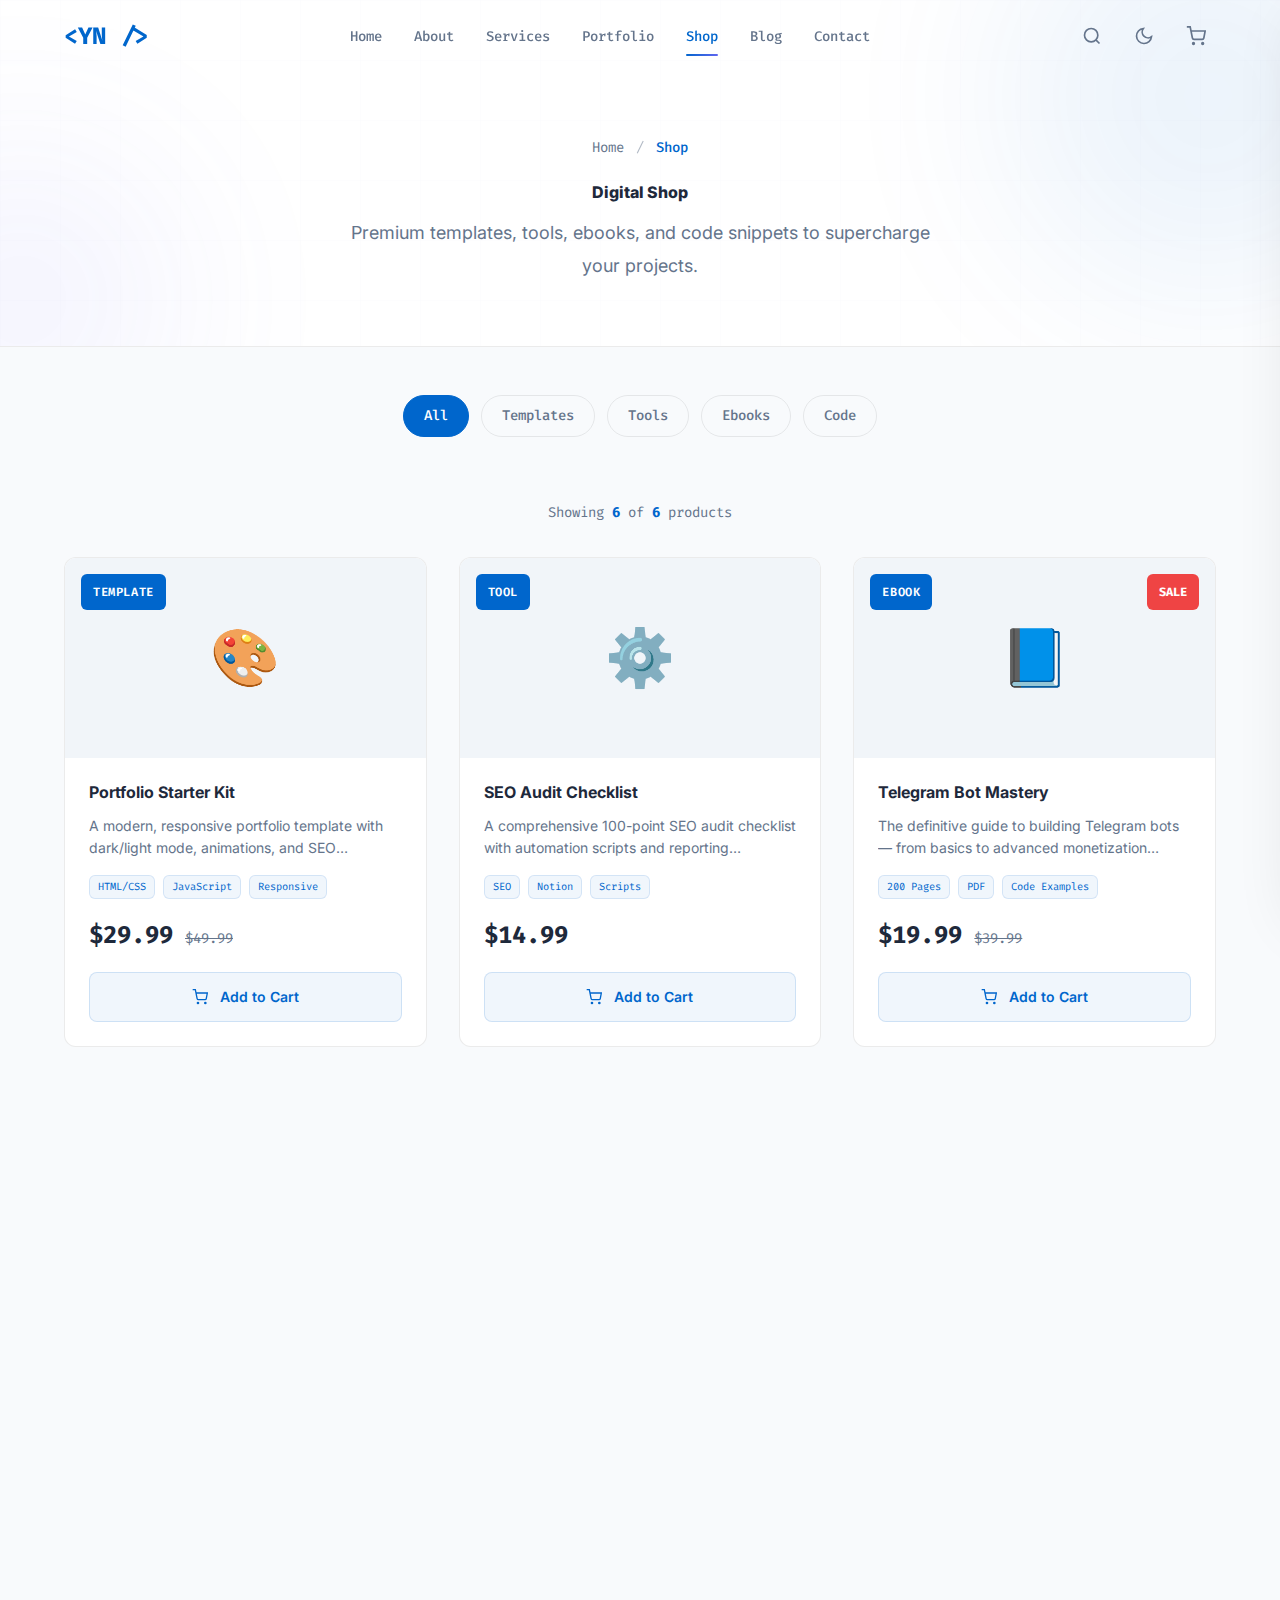
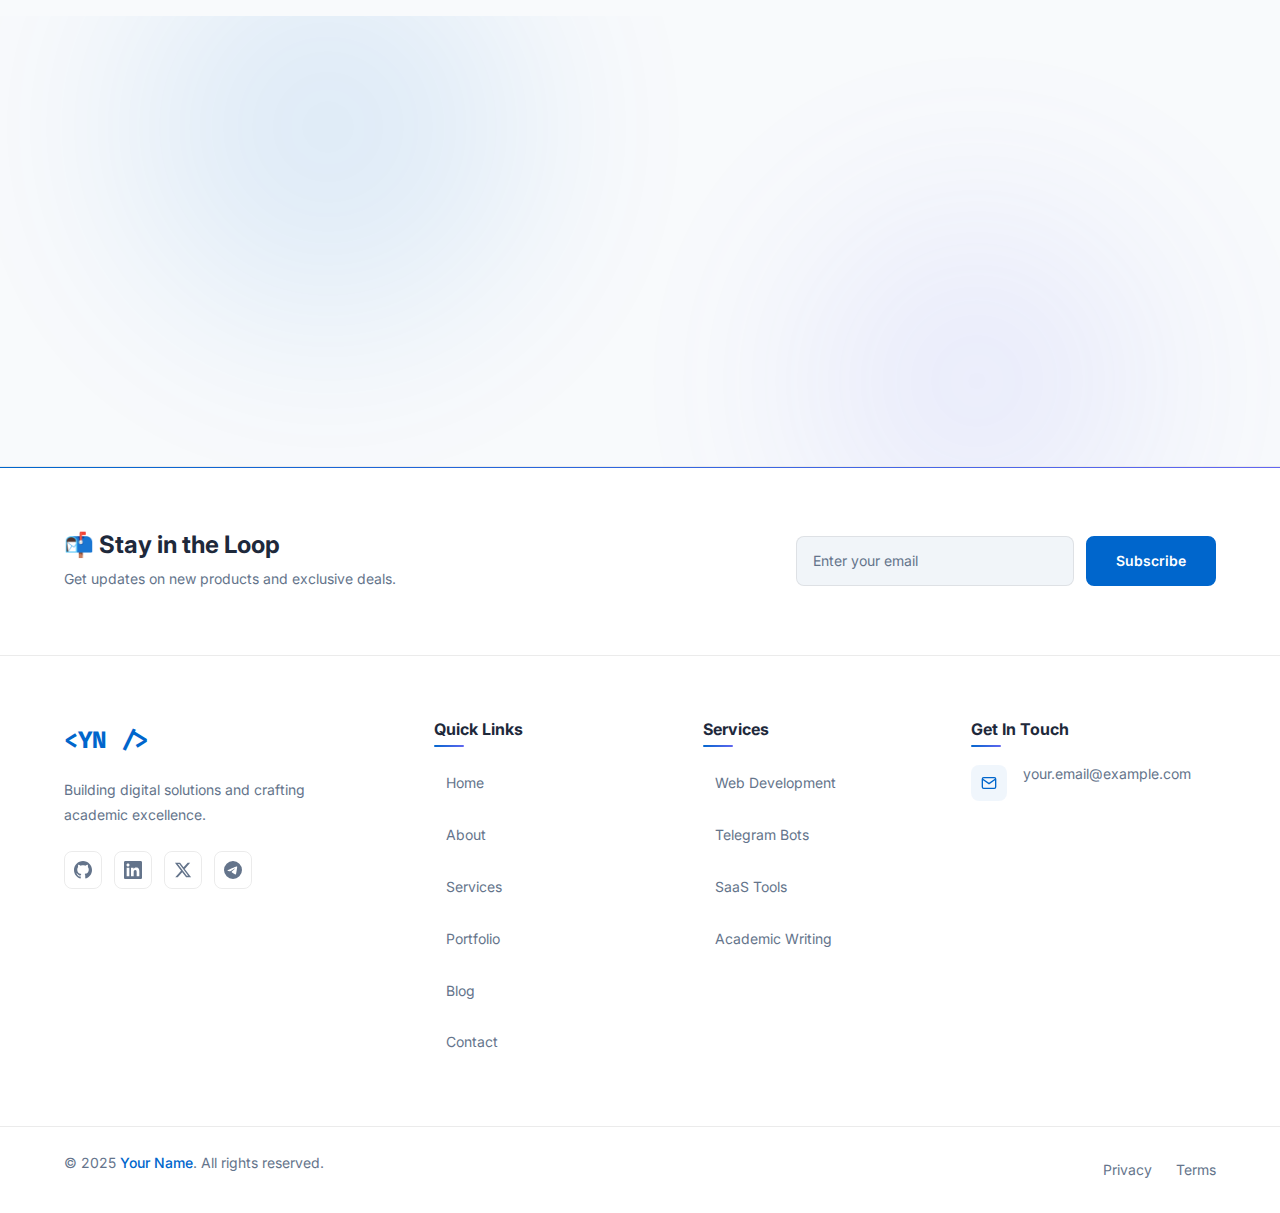
<file: shop.html>
<!-- File: shop.html -->
<!DOCTYPE html>
<html lang="en" data-theme="dark">
<head>
    <meta charset="UTF-8">
    <meta name="viewport" content="width=device-width, initial-scale=1.0">
    <title>Shop — Your Name | Digital Products</title>
    <meta name="description" content="Premium digital products: templates, tools, ebooks, code snippets, and academic resources.">
    <meta name="author" content="Your Name">
    <meta property="og:title" content="Shop — Your Name"><meta property="og:description" content="Premium digital products for developers and businesses."><meta property="og:type" content="website">
    <meta name="theme-color" content="#0a192f">
    <link rel="icon" type="image/x-icon" href="images/icons/favicon.ico">
    <link rel="manifest" href="manifest.json">
    <link rel="apple-touch-icon" href="images/icons/icon-192x192.png">
    <meta name="apple-mobile-web-app-capable" content="yes">
    <meta name="apple-mobile-web-app-status-bar-style" content="black-translucent">
    <link rel="preconnect" href="https://fonts.googleapis.com"><link rel="preconnect" href="https://fonts.gstatic.com" crossorigin>
    <link href="https://fonts.googleapis.com/css2?family=Inter:wght@300;400;500;600;700;800;900&family=Fira+Code:wght@400;500&display=swap" rel="stylesheet">
    <link rel="stylesheet" href="css/style.css">
    <link rel="stylesheet" href="css/components/animations.css">
    <link rel="stylesheet" href="css/components/buttons.css">
    <link rel="stylesheet" href="css/components/preloader.css">
    <link rel="stylesheet" href="css/components/header.css">
    <link rel="stylesheet" href="css/components/cards.css">
    <link rel="stylesheet" href="css/components/about.css">
    <link rel="stylesheet" href="css/components/portfolio.css">
    <link rel="stylesheet" href="css/components/shop.css">
    <link rel="stylesheet" href="css/components/footer.css">
    <link rel="stylesheet" href="css/components/command-palette.css">
    <link rel="stylesheet" href="css/components/cookie-consent.css">
    <link rel="stylesheet" href="css/components/notification-bar.css">
    <link rel="stylesheet" href="css/components/skeleton.css">
</head>
<body>
    <!-- Preloader -->
    <div class="preloader" id="preloader" aria-live="polite"><div class="preloader__content"><div class="preloader__spinner"><span class="preloader__logo">&lt;YN/&gt;</span></div><div class="preloader__text">Loading<span class="preloader__dots"><span class="preloader__dot"></span><span class="preloader__dot"></span><span class="preloader__dot"></span></span></div></div></div>
    <a href="#main-content" class="skip-link">Skip to main content</a>

    <!-- Header -->
    <header class="header" id="header">
        <nav class="nav container" aria-label="Main navigation">
            <a href="index.html" class="nav__logo" aria-label="Home"><span class="logo-text">&lt;YN /&gt;</span></a>
            <ul class="nav__menu" id="nav-menu" role="menubar">
                <li role="none"><a href="index.html" class="nav__link" role="menuitem">Home</a></li>
                <li role="none"><a href="about.html" class="nav__link" role="menuitem">About</a></li>
                <li role="none"><a href="services.html" class="nav__link" role="menuitem">Services</a></li>
                <li role="none"><a href="portfolio.html" class="nav__link" role="menuitem">Portfolio</a></li>
                <li role="none"><a href="shop.html" class="nav__link active" role="menuitem">Shop</a></li>
                <li role="none"><a href="blog.html" class="nav__link" role="menuitem">Blog</a></li>
                <li role="none"><a href="contact.html" class="nav__link" role="menuitem">Contact</a></li>
            </ul>
            <div class="nav__actions">
                <button class="nav__action-btn search-trigger" aria-label="Search"><svg width="20" height="20" viewBox="0 0 24 24" fill="none" stroke="currentColor" stroke-width="2"><circle cx="11" cy="11" r="8"></circle><line x1="21" y1="21" x2="16.65" y2="16.65"></line></svg></button>
                <button class="nav__action-btn theme-toggle" id="theme-toggle" aria-label="Toggle theme"><svg class="theme-icon sun-icon" width="20" height="20" viewBox="0 0 24 24" fill="none" stroke="currentColor" stroke-width="2"><circle cx="12" cy="12" r="5"></circle><line x1="12" y1="1" x2="12" y2="3"></line><line x1="12" y1="21" x2="12" y2="23"></line><line x1="4.22" y1="4.22" x2="5.64" y2="5.64"></line><line x1="18.36" y1="18.36" x2="19.78" y2="19.78"></line><line x1="1" y1="12" x2="3" y2="12"></line><line x1="21" y1="12" x2="23" y2="12"></line><line x1="4.22" y1="19.78" x2="5.64" y2="18.36"></line><line x1="18.36" y1="5.64" x2="19.78" y2="4.22"></line></svg><svg class="theme-icon moon-icon" width="20" height="20" viewBox="0 0 24 24" fill="none" stroke="currentColor" stroke-width="2"><path d="M21 12.79A9 9 0 1 1 11.21 3 7 7 0 0 0 21 12.79z"></path></svg></button>
                <button class="nav__action-btn cart-btn" aria-label="Shopping cart" title="Cart">
                    <svg width="20" height="20" viewBox="0 0 24 24" fill="none" stroke="currentColor" stroke-width="2"><circle cx="9" cy="21" r="1"></circle><circle cx="20" cy="21" r="1"></circle><path d="M1 1h4l2.68 13.39a2 2 0 0 0 2 1.61h9.72a2 2 0 0 0 2-1.61L23 6H6"></path></svg>
                    <span class="cart-count" id="cart-count" style="display:none;">0</span>
                </button>
                <button class="nav__toggle" id="nav-toggle" aria-label="Toggle menu" aria-expanded="false"><span class="hamburger-line"></span><span class="hamburger-line"></span><span class="hamburger-line"></span></button>
            </div>
        </nav>
    </header>

    <!-- Main Content -->
    <main id="main-content">

        <!-- Page Header -->
        <section class="page-header">
            <div class="page-header__bg" aria-hidden="true"><div class="page-header__blob page-header__blob--1"></div><div class="page-header__blob page-header__blob--2"></div><div class="page-header__grid"></div></div>
            <div class="container">
                <div class="page-header__content" data-animation="fade-in-up">
                    <nav class="breadcrumbs" aria-label="Breadcrumb"><a href="index.html">Home</a><span class="breadcrumbs__separator">/</span><span class="breadcrumbs__current" aria-current="page">Shop</span></nav>
                    <h1 class="page-header__title">Digital Shop</h1>
                    <p class="page-header__subtitle">Premium templates, tools, ebooks, and code snippets to supercharge your projects.</p>
                </div>
            </div>
        </section>

        <!-- Shop Section -->
        <section class="section" id="products" aria-labelledby="products-heading">
            <div class="container">
                <h2 class="sr-only" id="products-heading">Products</h2>

                <!-- Filter Bar -->
                <div class="filter-bar" data-animation="fade-in-up" role="toolbar" aria-label="Filter products">
                    <button class="filter-btn active" data-filter="all" data-filter-group="shop">All</button>
                    <button class="filter-btn" data-filter="template" data-filter-group="shop">Templates</button>
                    <button class="filter-btn" data-filter="tool" data-filter-group="shop">Tools</button>
                    <button class="filter-btn" data-filter="ebook" data-filter-group="shop">Ebooks</button>
                    <button class="filter-btn" data-filter="code" data-filter-group="shop">Code</button>
                </div>

                <!-- Counter -->
                <div class="project-counter" data-filter-group="shop" data-animation="fade-in-up">
                    Showing <span class="project-counter__number project-counter__current">6</span> of <span class="project-counter__number project-counter__total">6</span> products
                </div>

                <!--
                    🔧 CUSTOMIZE: Replace ALL products with YOUR real digital products.
                    For each product, update:
                    - data-product-id (unique identifier)
                    - data-product-name
                    - data-product-price
                    - data-product-image (emoji or image path)
                    - data-product-category
                    - data-category (for filtering — must match filter buttons)
                    - The visible card content
                -->

                <div class="products-grid" data-filter-group="shop">

                    <!-- Product 1: Template -->
                    <article class="product-card" data-category="template" data-animation="fade-in-up">
                        <div class="product-card__image-wrapper">
                            <div class="product-card__image-placeholder">🎨</div>
                            <span class="product-card__badge">Template</span>
                        </div>
                        <div class="product-card__body">
                            <h3 class="product-card__title">Portfolio Starter Kit</h3>
                            <p class="product-card__description">A modern, responsive portfolio template with dark/light mode, animations, and SEO optimization.</p>
                            <div class="product-card__tags"><span class="product-card__tag">HTML/CSS</span><span class="product-card__tag">JavaScript</span><span class="product-card__tag">Responsive</span></div>
                            <div class="product-card__price-row">
                                <span class="product-card__price">$29.99</span>
                                <span class="product-card__price-original">$49.99</span>
                            </div>
                            <button class="product-card__add-btn"
                                    data-add-to-cart
                                    data-product-id="prod-001"
                                    data-product-name="Portfolio Starter Kit"
                                    data-product-price="29.99"
                                    data-product-image="🎨"
                                    data-product-category="template">
                                <svg width="16" height="16" viewBox="0 0 24 24" fill="none" stroke="currentColor" stroke-width="2"><circle cx="9" cy="21" r="1"></circle><circle cx="20" cy="21" r="1"></circle><path d="M1 1h4l2.68 13.39a2 2 0 0 0 2 1.61h9.72a2 2 0 0 0 2-1.61L23 6H6"></path></svg>
                                Add to Cart
                            </button>
                        </div>
                    </article>

                    <!-- Product 2: Tool -->
                    <article class="product-card" data-category="tool" data-animation="fade-in-up" data-delay="100">
                        <div class="product-card__image-wrapper">
                            <div class="product-card__image-placeholder">⚙️</div>
                            <span class="product-card__badge">Tool</span>
                        </div>
                        <div class="product-card__body">
                            <h3 class="product-card__title">SEO Audit Checklist</h3>
                            <p class="product-card__description">A comprehensive 100-point SEO audit checklist with automation scripts and reporting templates.</p>
                            <div class="product-card__tags"><span class="product-card__tag">SEO</span><span class="product-card__tag">Notion</span><span class="product-card__tag">Scripts</span></div>
                            <div class="product-card__price-row">
                                <span class="product-card__price">$14.99</span>
                            </div>
                            <button class="product-card__add-btn"
                                    data-add-to-cart
                                    data-product-id="prod-002"
                                    data-product-name="SEO Audit Checklist"
                                    data-product-price="14.99"
                                    data-product-image="⚙️"
                                    data-product-category="tool">
                                <svg width="16" height="16" viewBox="0 0 24 24" fill="none" stroke="currentColor" stroke-width="2"><circle cx="9" cy="21" r="1"></circle><circle cx="20" cy="21" r="1"></circle><path d="M1 1h4l2.68 13.39a2 2 0 0 0 2 1.61h9.72a2 2 0 0 0 2-1.61L23 6H6"></path></svg>
                                Add to Cart
                            </button>
                        </div>
                    </article>

                    <!-- Product 3: Ebook -->
                    <article class="product-card" data-category="ebook" data-animation="fade-in-up" data-delay="200">
                        <div class="product-card__image-wrapper">
                            <div class="product-card__image-placeholder">📘</div>
                            <span class="product-card__badge">Ebook</span>
                            <span class="product-card__sale-badge">SALE</span>
                        </div>
                        <div class="product-card__body">
                            <h3 class="product-card__title">Telegram Bot Mastery</h3>
                            <p class="product-card__description">The definitive guide to building Telegram bots — from basics to advanced monetization strategies.</p>
                            <div class="product-card__tags"><span class="product-card__tag">200 Pages</span><span class="product-card__tag">PDF</span><span class="product-card__tag">Code Examples</span></div>
                            <div class="product-card__price-row">
                                <span class="product-card__price">$19.99</span>
                                <span class="product-card__price-original">$39.99</span>
                            </div>
                            <button class="product-card__add-btn"
                                    data-add-to-cart
                                    data-product-id="prod-003"
                                    data-product-name="Telegram Bot Mastery"
                                    data-product-price="19.99"
                                    data-product-image="📘"
                                    data-product-category="ebook">
                                <svg width="16" height="16" viewBox="0 0 24 24" fill="none" stroke="currentColor" stroke-width="2"><circle cx="9" cy="21" r="1"></circle><circle cx="20" cy="21" r="1"></circle><path d="M1 1h4l2.68 13.39a2 2 0 0 0 2 1.61h9.72a2 2 0 0 0 2-1.61L23 6H6"></path></svg>
                                Add to Cart
                            </button>
                        </div>
                    </article>

                    <!-- Product 4: Code -->
                    <article class="product-card" data-category="code" data-animation="fade-in-up">
                        <div class="product-card__image-wrapper">
                            <div class="product-card__image-placeholder">💻</div>
                            <span class="product-card__badge">Code</span>
                        </div>
                        <div class="product-card__body">
                            <h3 class="product-card__title">Auth System Boilerplate</h3>
                            <p class="product-card__description">Production-ready authentication system with JWT, OAuth, 2FA, and role-based access control.</p>
                            <div class="product-card__tags"><span class="product-card__tag">Node.js</span><span class="product-card__tag">JWT</span><span class="product-card__tag">OAuth</span></div>
                            <div class="product-card__price-row">
                                <span class="product-card__price">$39.99</span>
                            </div>
                            <button class="product-card__add-btn"
                                    data-add-to-cart
                                    data-product-id="prod-004"
                                    data-product-name="Auth System Boilerplate"
                                    data-product-price="39.99"
                                    data-product-image="💻"
                                    data-product-category="code">
                                <svg width="16" height="16" viewBox="0 0 24 24" fill="none" stroke="currentColor" stroke-width="2"><circle cx="9" cy="21" r="1"></circle><circle cx="20" cy="21" r="1"></circle><path d="M1 1h4l2.68 13.39a2 2 0 0 0 2 1.61h9.72a2 2 0 0 0 2-1.61L23 6H6"></path></svg>
                                Add to Cart
                            </button>
                        </div>
                    </article>

                    <!-- Product 5: Template -->
                    <article class="product-card" data-category="template" data-animation="fade-in-up" data-delay="100">
                        <div class="product-card__image-wrapper">
                            <div class="product-card__image-placeholder">📧</div>
                            <span class="product-card__badge">Template</span>
                        </div>
                        <div class="product-card__body">
                            <h3 class="product-card__title">Email Newsletter Pack</h3>
                            <p class="product-card__description">10 responsive email templates optimized for Mailchimp, ConvertKit, and custom SMTP.</p>
                            <div class="product-card__tags"><span class="product-card__tag">HTML Email</span><span class="product-card__tag">10 Templates</span></div>
                            <div class="product-card__price-row">
                                <span class="product-card__price">$24.99</span>
                            </div>
                            <button class="product-card__add-btn"
                                    data-add-to-cart
                                    data-product-id="prod-005"
                                    data-product-name="Email Newsletter Pack"
                                    data-product-price="24.99"
                                    data-product-image="📧"
                                    data-product-category="template">
                                <svg width="16" height="16" viewBox="0 0 24 24" fill="none" stroke="currentColor" stroke-width="2"><circle cx="9" cy="21" r="1"></circle><circle cx="20" cy="21" r="1"></circle><path d="M1 1h4l2.68 13.39a2 2 0 0 0 2 1.61h9.72a2 2 0 0 0 2-1.61L23 6H6"></path></svg>
                                Add to Cart
                            </button>
                        </div>
                    </article>

                    <!-- Product 6: Ebook -->
                    <article class="product-card" data-category="ebook" data-animation="fade-in-up" data-delay="200">
                        <div class="product-card__image-wrapper">
                            <div class="product-card__image-placeholder">📝</div>
                            <span class="product-card__badge">Ebook</span>
                        </div>
                        <div class="product-card__body">
                            <h3 class="product-card__title">Academic Writing Guide</h3>
                            <p class="product-card__description">Master academic writing: from research proposals to published papers. Includes citation templates.</p>
                            <div class="product-card__tags"><span class="product-card__tag">150 Pages</span><span class="product-card__tag">PDF</span><span class="product-card__tag">Templates</span></div>
                            <div class="product-card__price-row">
                                <span class="product-card__price">$12.99</span>
                            </div>
                            <button class="product-card__add-btn"
                                    data-add-to-cart
                                    data-product-id="prod-006"
                                    data-product-name="Academic Writing Guide"
                                    data-product-price="12.99"
                                    data-product-image="📝"
                                    data-product-category="ebook">
                                <svg width="16" height="16" viewBox="0 0 24 24" fill="none" stroke="currentColor" stroke-width="2"><circle cx="9" cy="21" r="1"></circle><circle cx="20" cy="21" r="1"></circle><path d="M1 1h4l2.68 13.39a2 2 0 0 0 2 1.61h9.72a2 2 0 0 0 2-1.61L23 6H6"></path></svg>
                                Add to Cart
                            </button>
                        </div>
                    </article>

                </div><!-- end products-grid -->

                <!-- Empty filter state -->
                <div class="portfolio-empty" data-filter-group="shop">
                    <span class="portfolio-empty__icon">🔍</span>
                    <h3 class="portfolio-empty__title">No products found</h3>
                    <p class="portfolio-empty__text">No products match this filter.</p>
                </div>
            </div>
        </section>

        <!-- CTA -->
        <section class="section cta-section">
            <div class="cta-section__bg" aria-hidden="true"><div class="cta-section__blob cta-section__blob--1"></div><div class="cta-section__blob cta-section__blob--2"></div></div>
            <div class="container">
                <div class="cta-section__content" data-animation="scale-up">
                    <h2 class="cta-section__title">Need Something Custom?<br><span class="text-gradient">Let's Build It Together.</span></h2>
                    <p class="cta-section__text">Can't find exactly what you need? I create custom solutions tailored to your requirements.</p>
                    <div class="cta-section__actions">
                        <a href="contact.html" class="btn btn--primary btn--lg"><span>Request Custom Work</span></a>
                        <a href="services.html" class="btn btn--outline btn--lg"><span>View Services</span></a>
                    </div>
                </div>
            </div>
        </section>
    </main>

    <!-- ============================================
         CART DRAWER (available on all pages)
         ============================================ -->
    <div class="cart-overlay" id="cart-overlay"></div>
    <aside class="cart-drawer" id="cart-drawer" aria-label="Shopping cart">
        <div class="cart-drawer__header">
            <h2 class="cart-drawer__title">
                <svg width="20" height="20" viewBox="0 0 24 24" fill="none" stroke="currentColor" stroke-width="2"><circle cx="9" cy="21" r="1"></circle><circle cx="20" cy="21" r="1"></circle><path d="M1 1h4l2.68 13.39a2 2 0 0 0 2 1.61h9.72a2 2 0 0 0 2-1.61L23 6H6"></path></svg>
                Cart
                <span class="cart-drawer__count" id="cart-drawer-count">0</span>
            </h2>
            <button class="cart-drawer__close" aria-label="Close cart">
                <svg width="20" height="20" viewBox="0 0 24 24" fill="none" stroke="currentColor" stroke-width="2"><line x1="18" y1="6" x2="6" y2="18"></line><line x1="6" y1="6" x2="18" y2="18"></line></svg>
            </button>
        </div>

        <div class="cart-drawer__items" id="cart-items">
            <!-- Cart items rendered by JavaScript -->
        </div>

        <div class="cart-drawer__footer" id="cart-footer">
            <div class="cart-drawer__subtotal">
                <span class="cart-drawer__subtotal-label">Subtotal</span>
                <span class="cart-drawer__subtotal-value" id="cart-subtotal">$0.00</span>
            </div>
            <!--
                🔧 CUSTOMIZE: Replace # with your payment link
                Options:
                1. Stripe Payment Links: https://stripe.com/payments/payment-links
                2. Gumroad: https://gumroad.com
                3. LemonSqueezy: https://lemonsqueezy.com
                4. PayPal.me link
                For now, this is a placeholder.
            -->
            <a href="#" class="btn btn--primary cart-drawer__checkout">
                Proceed to Checkout
                <svg width="16" height="16" viewBox="0 0 24 24" fill="none" stroke="currentColor" stroke-width="2"><line x1="5" y1="12" x2="19" y2="12"></line><polyline points="12 5 19 12 12 19"></polyline></svg>
            </a>
            <a href="shop.html" class="btn btn--ghost cart-drawer__continue">Continue Shopping</a>
        </div>
    </aside>

    <!-- Footer -->
    <footer class="footer" id="footer">
        <div class="footer__newsletter"><div class="container"><div class="footer__newsletter-inner"><div class="footer__newsletter-text"><h3>📬 Stay in the Loop</h3><p>Get updates on new products and exclusive deals.</p></div><form class="footer__newsletter-form" name="newsletter" method="POST" data-netlify="true" netlify-honeypot="bot-field"><input type="hidden" name="form-name" value="newsletter"><p class="sr-only"><label>Don't fill: <input name="bot-field"></label></p><input type="email" name="email" class="footer__newsletter-input" placeholder="Enter your email" required aria-label="Email"><button type="submit" class="btn btn--primary">Subscribe</button></form></div></div></div>
        <div class="footer__main"><div class="container"><div class="footer__grid"><div class="footer__column"><a href="index.html" class="footer__brand-logo">&lt;YN /&gt;</a><p class="footer__brand-description">Building digital solutions and crafting academic excellence.</p><div class="footer__social-links"><a href="#" class="footer__social-link" aria-label="GitHub"><svg width="18" height="18" viewBox="0 0 24 24" fill="currentColor"><path d="M12 0c-6.626 0-12 5.373-12 12 0 5.302 3.438 9.8 8.207 11.387.599.111.793-.261.793-.577v-2.234c-3.338.726-4.033-1.416-4.033-1.416-.546-1.387-1.333-1.756-1.333-1.756-1.089-.745.083-.729.083-.729 1.205.084 1.839 1.237 1.839 1.237 1.07 1.834 2.807 1.304 3.492.997.107-.775.418-1.305.762-1.604-2.665-.305-5.467-1.334-5.467-5.931 0-1.311.469-2.381 1.236-3.221-.124-.303-.535-1.524.117-3.176 0 0 1.008-.322 3.301 1.23.957-.266 1.983-.399 3.003-.404 1.02.005 2.047.138 3.006.404 2.291-1.552 3.297-1.23 3.297-1.23.653 1.653.242 2.874.118 3.176.77.84 1.235 1.911 1.235 3.221 0 4.609-2.807 5.624-5.479 5.921.43.372.823 1.102.823 2.222v3.293c0 .319.192.694.801.576 4.765-1.589 8.199-6.086 8.199-11.386 0-6.627-5.373-12-12-12z"/></svg></a><a href="#" class="footer__social-link" aria-label="LinkedIn"><svg width="18" height="18" viewBox="0 0 24 24" fill="currentColor"><path d="M20.447 20.452h-3.554v-5.569c0-1.328-.027-3.037-1.852-3.037-1.853 0-2.136 1.445-2.136 2.939v5.667H9.351V9h3.414v1.561h.046c.477-.9 1.637-1.85 3.37-1.85 3.601 0 4.267 2.37 4.267 5.455v6.286zM5.337 7.433c-1.144 0-2.063-.926-2.063-2.065 0-1.138.92-2.063 2.063-2.063 1.14 0 2.064.925 2.064 2.063 0 1.139-.925 2.065-2.064 2.065zm1.782 13.019H3.555V9h3.564v11.452zM22.225 0H1.771C.792 0 0 .774 0 1.729v20.542C0 23.227.792 24 1.771 24h20.451C23.2 24 24 23.227 24 22.271V1.729C24 .774 23.2 0 22.222 0h.003z"/></svg></a><a href="#" class="footer__social-link" aria-label="Twitter"><svg width="18" height="18" viewBox="0 0 24 24" fill="currentColor"><path d="M18.244 2.25h3.308l-7.227 8.26 8.502 11.24H16.17l-5.214-6.817L4.99 21.75H1.68l7.73-8.835L1.254 2.25H8.08l4.713 6.231zm-1.161 17.52h1.833L7.084 4.126H5.117z"/></svg></a><a href="#" class="footer__social-link" aria-label="Telegram"><svg width="18" height="18" viewBox="0 0 24 24" fill="currentColor"><path d="M11.944 0A12 12 0 0 0 0 12a12 12 0 0 0 12 12 12 12 0 0 0 12-12A12 12 0 0 0 12 0a12 12 0 0 0-.056 0zm4.962 7.224c.1-.002.321.023.465.14a.506.506 0 0 1 .171.325c.016.093.036.306.02.472-.18 1.898-.962 6.502-1.36 8.627-.168.9-.499 1.201-.82 1.23-.696.065-1.225-.46-1.9-.902-1.056-.693-1.653-1.124-2.678-1.8-1.185-.78-.417-1.21.258-1.91.177-.184 3.247-2.977 3.307-3.23.007-.032.014-.15-.056-.212s-.174-.041-.249-.024c-.106.024-1.793 1.14-5.061 3.345-.48.33-.913.49-1.302.48-.428-.008-1.252-.241-1.865-.44-.752-.245-1.349-.374-1.297-.789.027-.216.325-.437.893-.663 3.498-1.524 5.83-2.529 6.998-3.014 3.332-1.386 4.025-1.627 4.476-1.635z"/></svg></a></div></div><div class="footer__column"><h4 class="footer__column-title">Quick Links</h4><nav class="footer__links"><a href="index.html" class="footer__link">Home</a><a href="about.html" class="footer__link">About</a><a href="services.html" class="footer__link">Services</a><a href="portfolio.html" class="footer__link">Portfolio</a><a href="blog.html" class="footer__link">Blog</a><a href="contact.html" class="footer__link">Contact</a></nav></div><div class="footer__column"><h4 class="footer__column-title">Services</h4><nav class="footer__links"><a href="services.html#web-development" class="footer__link">Web Development</a><a href="services.html#telegram-bots" class="footer__link">Telegram Bots</a><a href="services.html#saas-tools" class="footer__link">SaaS Tools</a><a href="services.html#academic-writing" class="footer__link">Academic Writing</a></nav></div><div class="footer__column"><h4 class="footer__column-title">Get In Touch</h4><div class="footer__contact-item"><div class="footer__contact-icon"><svg width="16" height="16" viewBox="0 0 24 24" fill="none" stroke="currentColor" stroke-width="2"><path d="M4 4h16c1.1 0 2 .9 2 2v12c0 1.1-.9 2-2 2H4c-1.1 0-2-.9-2-2V6c0-1.1.9-2 2-2z"></path><polyline points="22,6 12,13 2,6"></polyline></svg></div><div class="footer__contact-text"><a href="mailto:your.email@example.com">your.email@example.com</a></div></div></div></div></div></div>
        <div class="footer__bottom"><div class="container"><div class="footer__bottom-inner"><p class="footer__copyright">&copy; 2025 <a href="index.html">Your Name</a>. All rights reserved.</p><div class="footer__legal-links"><a href="#" class="footer__legal-link">Privacy</a><a href="#" class="footer__legal-link">Terms</a></div></div></div></div>
    </footer>

    <!-- Back to Top -->
    <button class="back-to-top" id="back-to-top" aria-label="Back to top"><svg class="back-to-top__progress-ring" width="46" height="46" viewBox="0 0 46 46"><circle class="back-to-top__progress-bg" cx="23" cy="23" r="20" fill="none" stroke-width="2"/><circle class="back-to-top__progress" cx="23" cy="23" r="20" fill="none" stroke-width="2" stroke-dasharray="125.66" stroke-dashoffset="125.66"/></svg><svg class="back-to-top__arrow" width="18" height="18" viewBox="0 0 24 24" fill="none" stroke="currentColor" stroke-width="2.5"><polyline points="18 15 12 9 6 15"></polyline></svg></button>

    <!-- JavaScript -->
    <script src="js/components/preloader.js"></script>
    <script src="js/main.js"></script>
    <script src="js/components/filter.js"></script>
    <script src="js/components/shop-cart.js"></script>
    <script src="js/components/back-to-top.js"></script>
    <script src="js/components/scroll-animations.js"></script>
    <script src="js/components/content-loader.js"></script>
    <script src="js/components/sw-register.js"></script>
</body>
</html>
</file>
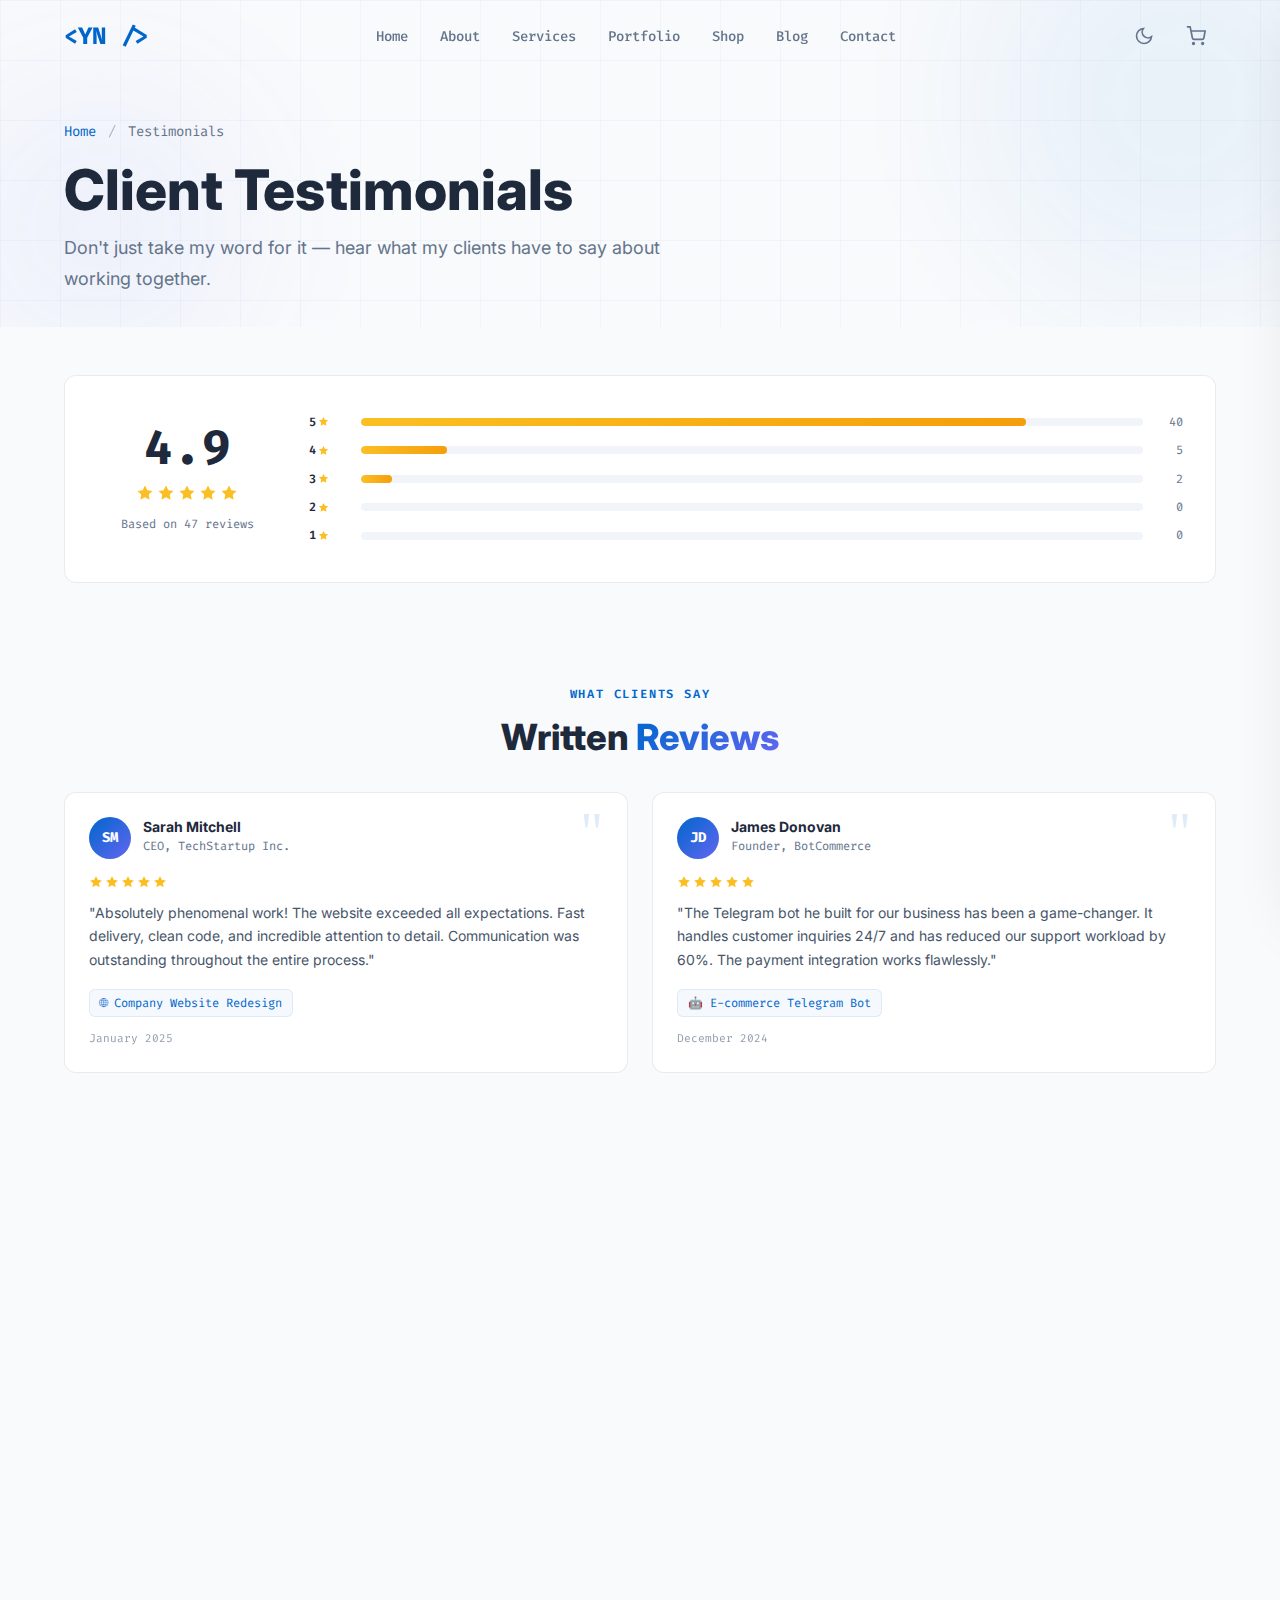
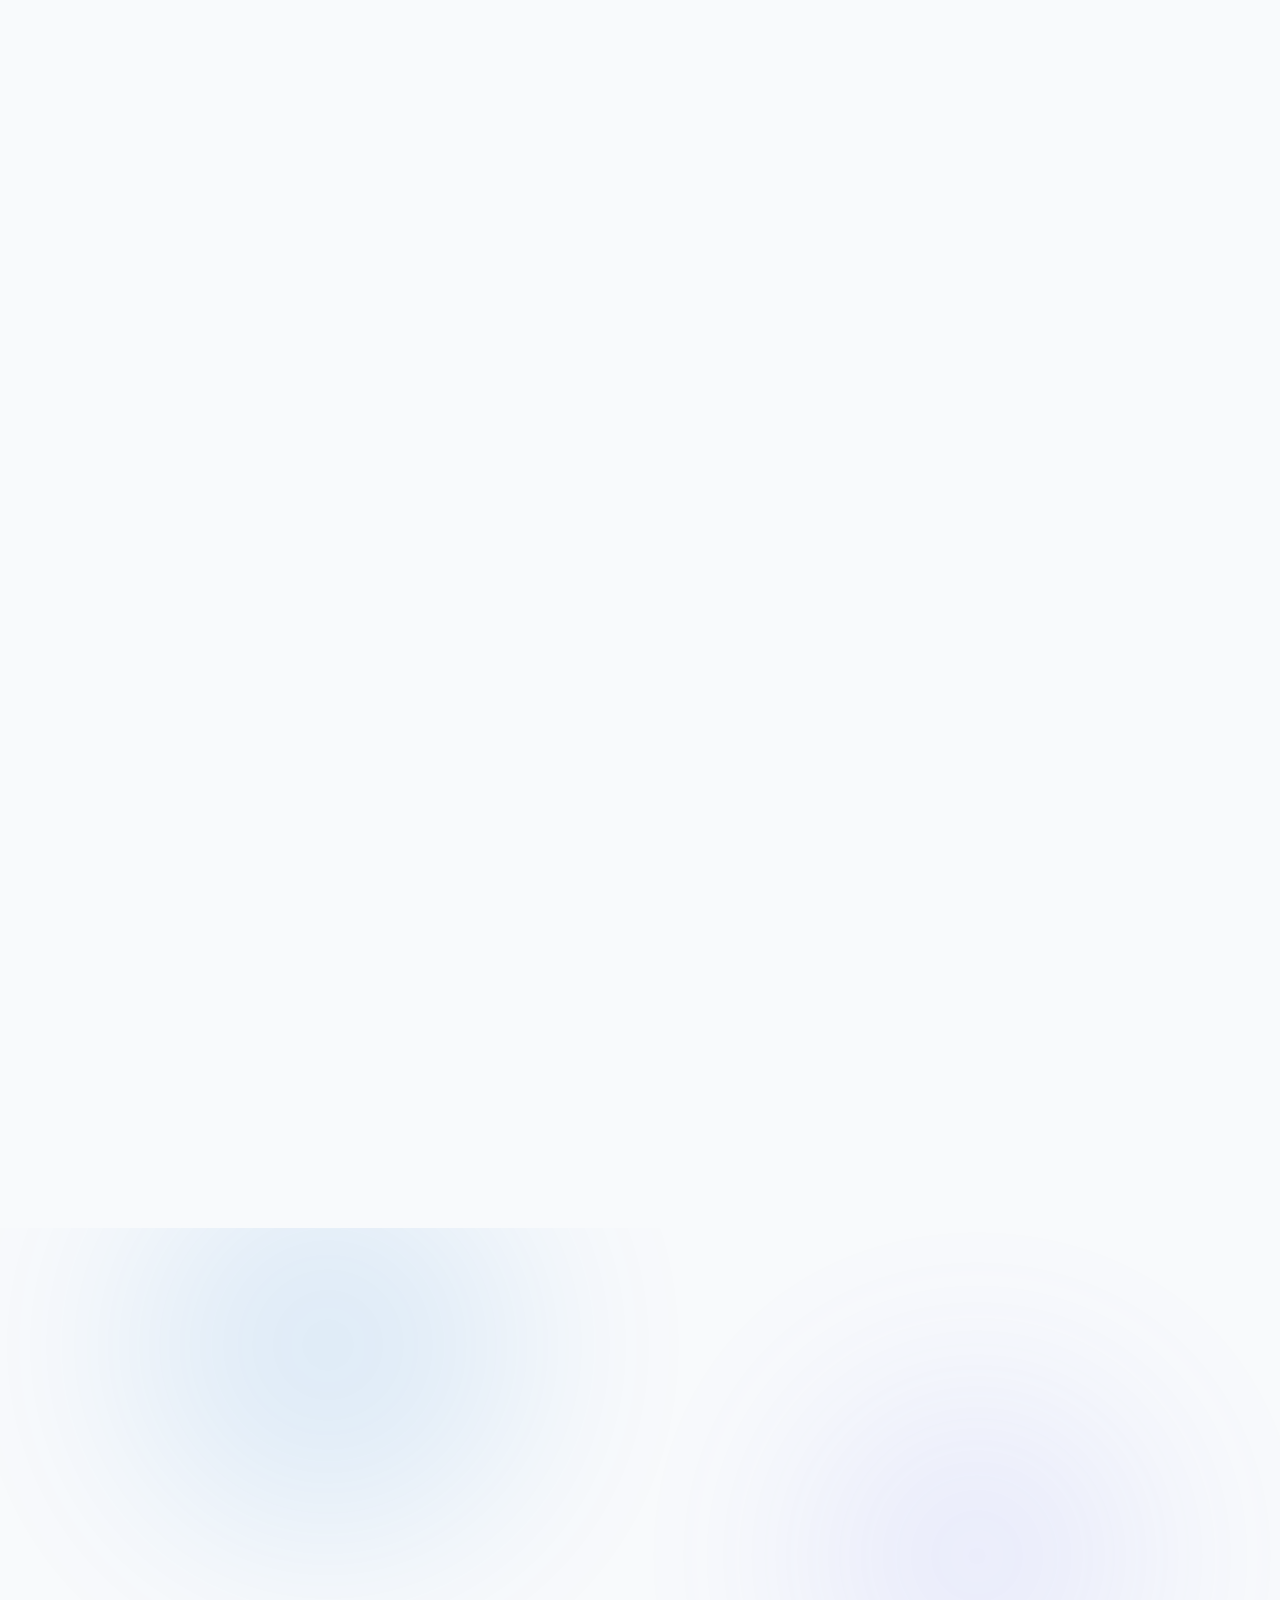
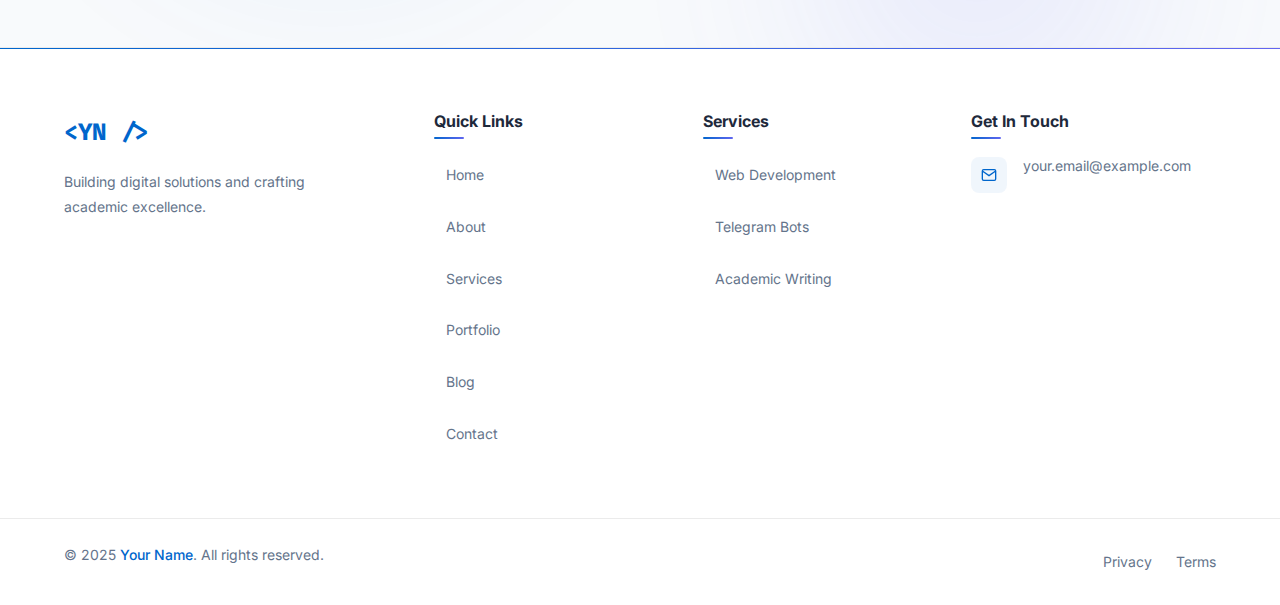
<file: testimonials.html>
<!-- File: testimonials.html -->
<!DOCTYPE html>
<html lang="en" data-theme="dark">
<head>
    <meta charset="UTF-8">
    <meta name="viewport" content="width=device-width, initial-scale=1.0">
    <title>Testimonials — Your Name | Client Reviews</title>
    <meta name="description" content="See what clients say about working with me. Read reviews and watch video testimonials.">
    <meta name="author" content="Your Name">
    <meta property="og:title" content="Testimonials — Your Name"><meta property="og:description" content="Real client reviews and testimonials."><meta property="og:type" content="website">
    <meta name="theme-color" content="#0a192f">
    <link rel="icon" type="image/x-icon" href="images/icons/favicon.ico">
    <link rel="preconnect" href="https://fonts.googleapis.com"><link rel="preconnect" href="https://fonts.gstatic.com" crossorigin>
    <link href="https://fonts.googleapis.com/css2?family=Inter:wght@300;400;500;600;700;800;900&family=Fira+Code:wght@400;500&display=swap" rel="stylesheet">
    <link rel="stylesheet" href="css/style.css"><link rel="stylesheet" href="css/components/animations.css"><link rel="stylesheet" href="css/components/buttons.css"><link rel="stylesheet" href="css/components/preloader.css"><link rel="stylesheet" href="css/components/header.css"><link rel="stylesheet" href="css/components/cards.css"><link rel="stylesheet" href="css/components/testimonials.css"><link rel="stylesheet" href="css/components/shop.css"><link rel="stylesheet" href="css/components/footer.css">
    <link rel="stylesheet" href="css/components/command-palette.css">
    <link rel="stylesheet" href="css/components/cookie-consent.css">
    <link rel="stylesheet" href="css/components/notification-bar.css">
</head>
<body>
    <div class="preloader" id="preloader" aria-live="polite"><div class="preloader__content"><div class="preloader__spinner"><span class="preloader__logo">&lt;YN/&gt;</span></div><div class="preloader__text">Loading<span class="preloader__dots"><span class="preloader__dot"></span><span class="preloader__dot"></span><span class="preloader__dot"></span></span></div></div></div>
    <a href="#main-content" class="skip-link">Skip to main content</a>

    <header class="header" id="header"><nav class="nav container" aria-label="Main navigation"><a href="index.html" class="nav__logo"><span class="logo-text">&lt;YN /&gt;</span></a><ul class="nav__menu" id="nav-menu" role="menubar"><li role="none"><a href="index.html" class="nav__link" role="menuitem">Home</a></li><li role="none"><a href="about.html" class="nav__link" role="menuitem">About</a></li><li role="none"><a href="services.html" class="nav__link" role="menuitem">Services</a></li><li role="none"><a href="portfolio.html" class="nav__link" role="menuitem">Portfolio</a></li><li role="none"><a href="shop.html" class="nav__link" role="menuitem">Shop</a></li><li role="none"><a href="blog.html" class="nav__link" role="menuitem">Blog</a></li><li role="none"><a href="contact.html" class="nav__link" role="menuitem">Contact</a></li></ul><div class="nav__actions"><button class="nav__action-btn theme-toggle" id="theme-toggle" aria-label="Toggle theme"><svg class="theme-icon sun-icon" width="20" height="20" viewBox="0 0 24 24" fill="none" stroke="currentColor" stroke-width="2"><circle cx="12" cy="12" r="5"></circle><line x1="12" y1="1" x2="12" y2="3"></line><line x1="12" y1="21" x2="12" y2="23"></line><line x1="4.22" y1="4.22" x2="5.64" y2="5.64"></line><line x1="18.36" y1="18.36" x2="19.78" y2="19.78"></line><line x1="1" y1="12" x2="3" y2="12"></line><line x1="21" y1="12" x2="23" y2="12"></line><line x1="4.22" y1="19.78" x2="5.64" y2="18.36"></line><line x1="18.36" y1="5.64" x2="19.78" y2="4.22"></line></svg><svg class="theme-icon moon-icon" width="20" height="20" viewBox="0 0 24 24" fill="none" stroke="currentColor" stroke-width="2"><path d="M21 12.79A9 9 0 1 1 11.21 3 7 7 0 0 0 21 12.79z"></path></svg></button><button class="nav__action-btn cart-btn" aria-label="Cart"><svg width="20" height="20" viewBox="0 0 24 24" fill="none" stroke="currentColor" stroke-width="2"><circle cx="9" cy="21" r="1"></circle><circle cx="20" cy="21" r="1"></circle><path d="M1 1h4l2.68 13.39a2 2 0 0 0 2 1.61h9.72a2 2 0 0 0 2-1.61L23 6H6"></path></svg><span class="cart-count" id="cart-count" style="display:none;">0</span></button><button class="nav__toggle" id="nav-toggle" aria-label="Toggle menu" aria-expanded="false"><span class="hamburger-line"></span><span class="hamburger-line"></span><span class="hamburger-line"></span></button></div></nav></header>

    <main id="main-content">
        <!-- Page Header -->
        <section class="page-header"><div class="page-header__bg" aria-hidden="true"><div class="page-header__blob page-header__blob--1"></div><div class="page-header__blob page-header__blob--2"></div><div class="page-header__grid"></div></div><div class="container"><div class="page-header__content" data-animation="fade-in-up"><nav class="breadcrumbs" aria-label="Breadcrumb"><a href="index.html">Home</a><span class="breadcrumbs__separator">/</span><span class="breadcrumbs__current" aria-current="page">Testimonials</span></nav><h1 class="page-header__title">Client Testimonials</h1><p class="page-header__subtitle">Don't just take my word for it — hear what my clients have to say about working together.</p></div></div></section>

        <!-- Rating Summary -->
        <section class="section">
            <div class="container">
                <!--
                    🔧 CUSTOMIZE: Replace with YOUR real ratings
                -->
                <div class="rating-summary" data-animation="fade-in-up">
                    <div class="rating-summary__score">
                        <div class="rating-summary__number">4.9</div>
                        <div class="rating-summary__stars">
                            <svg class="rating-summary__star" viewBox="0 0 24 24" fill="currentColor"><polygon points="12 2 15.09 8.26 22 9.27 17 14.14 18.18 21.02 12 17.77 5.82 21.02 7 14.14 2 9.27 8.91 8.26 12 2"/></svg>
                            <svg class="rating-summary__star" viewBox="0 0 24 24" fill="currentColor"><polygon points="12 2 15.09 8.26 22 9.27 17 14.14 18.18 21.02 12 17.77 5.82 21.02 7 14.14 2 9.27 8.91 8.26 12 2"/></svg>
                            <svg class="rating-summary__star" viewBox="0 0 24 24" fill="currentColor"><polygon points="12 2 15.09 8.26 22 9.27 17 14.14 18.18 21.02 12 17.77 5.82 21.02 7 14.14 2 9.27 8.91 8.26 12 2"/></svg>
                            <svg class="rating-summary__star" viewBox="0 0 24 24" fill="currentColor"><polygon points="12 2 15.09 8.26 22 9.27 17 14.14 18.18 21.02 12 17.77 5.82 21.02 7 14.14 2 9.27 8.91 8.26 12 2"/></svg>
                            <svg class="rating-summary__star" viewBox="0 0 24 24" fill="currentColor"><polygon points="12 2 15.09 8.26 22 9.27 17 14.14 18.18 21.02 12 17.77 5.82 21.02 7 14.14 2 9.27 8.91 8.26 12 2"/></svg>
                        </div>
                        <div class="rating-summary__count">Based on 47 reviews</div>
                    </div>
                    <div class="rating-bars">
                        <div class="rating-bar"><span class="rating-bar__label">5 <svg viewBox="0 0 24 24" fill="currentColor"><polygon points="12 2 15.09 8.26 22 9.27 17 14.14 18.18 21.02 12 17.77 5.82 21.02 7 14.14 2 9.27 8.91 8.26 12 2"/></svg></span><div class="rating-bar__track"><div class="rating-bar__fill" style="width: 85%;"></div></div><span class="rating-bar__count">40</span></div>
                        <div class="rating-bar"><span class="rating-bar__label">4 <svg viewBox="0 0 24 24" fill="currentColor"><polygon points="12 2 15.09 8.26 22 9.27 17 14.14 18.18 21.02 12 17.77 5.82 21.02 7 14.14 2 9.27 8.91 8.26 12 2"/></svg></span><div class="rating-bar__track"><div class="rating-bar__fill" style="width: 11%;"></div></div><span class="rating-bar__count">5</span></div>
                        <div class="rating-bar"><span class="rating-bar__label">3 <svg viewBox="0 0 24 24" fill="currentColor"><polygon points="12 2 15.09 8.26 22 9.27 17 14.14 18.18 21.02 12 17.77 5.82 21.02 7 14.14 2 9.27 8.91 8.26 12 2"/></svg></span><div class="rating-bar__track"><div class="rating-bar__fill" style="width: 4%;"></div></div><span class="rating-bar__count">2</span></div>
                        <div class="rating-bar"><span class="rating-bar__label">2 <svg viewBox="0 0 24 24" fill="currentColor"><polygon points="12 2 15.09 8.26 22 9.27 17 14.14 18.18 21.02 12 17.77 5.82 21.02 7 14.14 2 9.27 8.91 8.26 12 2"/></svg></span><div class="rating-bar__track"><div class="rating-bar__fill" style="width: 0%;"></div></div><span class="rating-bar__count">0</span></div>
                        <div class="rating-bar"><span class="rating-bar__label">1 <svg viewBox="0 0 24 24" fill="currentColor"><polygon points="12 2 15.09 8.26 22 9.27 17 14.14 18.18 21.02 12 17.77 5.82 21.02 7 14.14 2 9.27 8.91 8.26 12 2"/></svg></span><div class="rating-bar__track"><div class="rating-bar__fill" style="width: 0%;"></div></div><span class="rating-bar__count">0</span></div>
                    </div>
                </div>
            </div>
        </section>

        <!-- Written Reviews -->
        <section class="section" id="reviews" aria-labelledby="reviews-heading">
            <div class="container">
                <div class="section__header" data-animation="fade-in-up">
                    <span class="section__label">What Clients Say</span>
                    <h2 class="section__title" id="reviews-heading">Written <span class="text-gradient">Reviews</span></h2>
                </div>

                <!--
                    🔧 CUSTOMIZE: Replace ALL reviews with REAL client testimonials
                -->
                <div class="reviews-grid">
                    <!-- Review 1 -->
                    <div class="review-card" data-animation="fade-in-up">
                        <div class="review-card__header">
                            <div class="review-card__avatar">SM</div>
                            <div><div class="review-card__name">Sarah Mitchell</div><div class="review-card__role">CEO, TechStartup Inc.</div></div>
                        </div>
                        <div class="review-card__stars">
                            <svg class="review-card__star" viewBox="0 0 24 24" fill="currentColor"><polygon points="12 2 15.09 8.26 22 9.27 17 14.14 18.18 21.02 12 17.77 5.82 21.02 7 14.14 2 9.27 8.91 8.26 12 2"/></svg>
                            <svg class="review-card__star" viewBox="0 0 24 24" fill="currentColor"><polygon points="12 2 15.09 8.26 22 9.27 17 14.14 18.18 21.02 12 17.77 5.82 21.02 7 14.14 2 9.27 8.91 8.26 12 2"/></svg>
                            <svg class="review-card__star" viewBox="0 0 24 24" fill="currentColor"><polygon points="12 2 15.09 8.26 22 9.27 17 14.14 18.18 21.02 12 17.77 5.82 21.02 7 14.14 2 9.27 8.91 8.26 12 2"/></svg>
                            <svg class="review-card__star" viewBox="0 0 24 24" fill="currentColor"><polygon points="12 2 15.09 8.26 22 9.27 17 14.14 18.18 21.02 12 17.77 5.82 21.02 7 14.14 2 9.27 8.91 8.26 12 2"/></svg>
                            <svg class="review-card__star" viewBox="0 0 24 24" fill="currentColor"><polygon points="12 2 15.09 8.26 22 9.27 17 14.14 18.18 21.02 12 17.77 5.82 21.02 7 14.14 2 9.27 8.91 8.26 12 2"/></svg>
                        </div>
                        <p class="review-card__text">"Absolutely phenomenal work! The website exceeded all expectations. Fast delivery, clean code, and incredible attention to detail. Communication was outstanding throughout the entire process."</p>
                        <span class="review-card__project">🌐 Company Website Redesign</span>
                        <div class="review-card__date">January 2025</div>
                    </div>

                    <!-- Review 2 -->
                    <div class="review-card" data-animation="fade-in-up" data-delay="100">
                        <div class="review-card__header">
                            <div class="review-card__avatar">JD</div>
                            <div><div class="review-card__name">James Donovan</div><div class="review-card__role">Founder, BotCommerce</div></div>
                        </div>
                        <div class="review-card__stars">
                            <svg class="review-card__star" viewBox="0 0 24 24" fill="currentColor"><polygon points="12 2 15.09 8.26 22 9.27 17 14.14 18.18 21.02 12 17.77 5.82 21.02 7 14.14 2 9.27 8.91 8.26 12 2"/></svg>
                            <svg class="review-card__star" viewBox="0 0 24 24" fill="currentColor"><polygon points="12 2 15.09 8.26 22 9.27 17 14.14 18.18 21.02 12 17.77 5.82 21.02 7 14.14 2 9.27 8.91 8.26 12 2"/></svg>
                            <svg class="review-card__star" viewBox="0 0 24 24" fill="currentColor"><polygon points="12 2 15.09 8.26 22 9.27 17 14.14 18.18 21.02 12 17.77 5.82 21.02 7 14.14 2 9.27 8.91 8.26 12 2"/></svg>
                            <svg class="review-card__star" viewBox="0 0 24 24" fill="currentColor"><polygon points="12 2 15.09 8.26 22 9.27 17 14.14 18.18 21.02 12 17.77 5.82 21.02 7 14.14 2 9.27 8.91 8.26 12 2"/></svg>
                            <svg class="review-card__star" viewBox="0 0 24 24" fill="currentColor"><polygon points="12 2 15.09 8.26 22 9.27 17 14.14 18.18 21.02 12 17.77 5.82 21.02 7 14.14 2 9.27 8.91 8.26 12 2"/></svg>
                        </div>
                        <p class="review-card__text">"The Telegram bot he built for our business has been a game-changer. It handles customer inquiries 24/7 and has reduced our support workload by 60%. The payment integration works flawlessly."</p>
                        <span class="review-card__project">🤖 E-commerce Telegram Bot</span>
                        <div class="review-card__date">December 2024</div>
                    </div>

                    <!-- Review 3 -->
                    <div class="review-card" data-animation="fade-in-up" data-delay="200">
                        <div class="review-card__header">
                            <div class="review-card__avatar">LP</div>
                            <div><div class="review-card__name">Dr. Lisa Park</div><div class="review-card__role">Professor, University Research</div></div>
                        </div>
                        <div class="review-card__stars">
                            <svg class="review-card__star" viewBox="0 0 24 24" fill="currentColor"><polygon points="12 2 15.09 8.26 22 9.27 17 14.14 18.18 21.02 12 17.77 5.82 21.02 7 14.14 2 9.27 8.91 8.26 12 2"/></svg>
                            <svg class="review-card__star" viewBox="0 0 24 24" fill="currentColor"><polygon points="12 2 15.09 8.26 22 9.27 17 14.14 18.18 21.02 12 17.77 5.82 21.02 7 14.14 2 9.27 8.91 8.26 12 2"/></svg>
                            <svg class="review-card__star" viewBox="0 0 24 24" fill="currentColor"><polygon points="12 2 15.09 8.26 22 9.27 17 14.14 18.18 21.02 12 17.77 5.82 21.02 7 14.14 2 9.27 8.91 8.26 12 2"/></svg>
                            <svg class="review-card__star" viewBox="0 0 24 24" fill="currentColor"><polygon points="12 2 15.09 8.26 22 9.27 17 14.14 18.18 21.02 12 17.77 5.82 21.02 7 14.14 2 9.27 8.91 8.26 12 2"/></svg>
                            <svg class="review-card__star" viewBox="0 0 24 24" fill="currentColor"><polygon points="12 2 15.09 8.26 22 9.27 17 14.14 18.18 21.02 12 17.77 5.82 21.02 7 14.14 2 9.27 8.91 8.26 12 2"/></svg>
                        </div>
                        <p class="review-card__text">"Outstanding academic writing assistance. The dissertation chapter was well-researched, properly cited, and delivered ahead of schedule. The quality of analysis was exceptional. Highly recommended for any academic project."</p>
                        <span class="review-card__project">📚 Dissertation Chapter</span>
                        <div class="review-card__date">November 2024</div>
                    </div>

                    <!-- Review 4 -->
                    <div class="review-card" data-animation="fade-in-up">
                        <div class="review-card__header">
                            <div class="review-card__avatar">AK</div>
                            <div><div class="review-card__name">Ahmed Khan</div><div class="review-card__role">Marketing Director</div></div>
                        </div>
                        <div class="review-card__stars">
                            <svg class="review-card__star" viewBox="0 0 24 24" fill="currentColor"><polygon points="12 2 15.09 8.26 22 9.27 17 14.14 18.18 21.02 12 17.77 5.82 21.02 7 14.14 2 9.27 8.91 8.26 12 2"/></svg>
                            <svg class="review-card__star" viewBox="0 0 24 24" fill="currentColor"><polygon points="12 2 15.09 8.26 22 9.27 17 14.14 18.18 21.02 12 17.77 5.82 21.02 7 14.14 2 9.27 8.91 8.26 12 2"/></svg>
                            <svg class="review-card__star" viewBox="0 0 24 24" fill="currentColor"><polygon points="12 2 15.09 8.26 22 9.27 17 14.14 18.18 21.02 12 17.77 5.82 21.02 7 14.14 2 9.27 8.91 8.26 12 2"/></svg>
                            <svg class="review-card__star" viewBox="0 0 24 24" fill="currentColor"><polygon points="12 2 15.09 8.26 22 9.27 17 14.14 18.18 21.02 12 17.77 5.82 21.02 7 14.14 2 9.27 8.91 8.26 12 2"/></svg>
                            <svg class="review-card__star review-card__star--empty" viewBox="0 0 24 24" fill="none" stroke="currentColor" stroke-width="2"><polygon points="12 2 15.09 8.26 22 9.27 17 14.14 18.18 21.02 12 17.77 5.82 21.02 7 14.14 2 9.27 8.91 8.26 12 2"/></svg>
                        </div>
                        <p class="review-card__text">"Great work on our landing page. The design was modern and the page loads incredibly fast. Would have loved a few more revision options in the basic package, but overall very happy with the result."</p>
                        <span class="review-card__project">🎯 Marketing Landing Page</span>
                        <div class="review-card__date">October 2024</div>
                    </div>

                    <!-- Review 5 -->
                    <div class="review-card" data-animation="fade-in-up" data-delay="100">
                        <div class="review-card__header">
                            <div class="review-card__avatar">RM</div>
                            <div><div class="review-card__name">Rachel Morris</div><div class="review-card__role">Small Business Owner</div></div>
                        </div>
                        <div class="review-card__stars">
                            <svg class="review-card__star" viewBox="0 0 24 24" fill="currentColor"><polygon points="12 2 15.09 8.26 22 9.27 17 14.14 18.18 21.02 12 17.77 5.82 21.02 7 14.14 2 9.27 8.91 8.26 12 2"/></svg>
                            <svg class="review-card__star" viewBox="0 0 24 24" fill="currentColor"><polygon points="12 2 15.09 8.26 22 9.27 17 14.14 18.18 21.02 12 17.77 5.82 21.02 7 14.14 2 9.27 8.91 8.26 12 2"/></svg>
                            <svg class="review-card__star" viewBox="0 0 24 24" fill="currentColor"><polygon points="12 2 15.09 8.26 22 9.27 17 14.14 18.18 21.02 12 17.77 5.82 21.02 7 14.14 2 9.27 8.91 8.26 12 2"/></svg>
                            <svg class="review-card__star" viewBox="0 0 24 24" fill="currentColor"><polygon points="12 2 15.09 8.26 22 9.27 17 14.14 18.18 21.02 12 17.77 5.82 21.02 7 14.14 2 9.27 8.91 8.26 12 2"/></svg>
                            <svg class="review-card__star" viewBox="0 0 24 24" fill="currentColor"><polygon points="12 2 15.09 8.26 22 9.27 17 14.14 18.18 21.02 12 17.77 5.82 21.02 7 14.14 2 9.27 8.91 8.26 12 2"/></svg>
                        </div>
                        <p class="review-card__text">"I needed a complete online presence — website, branding, and a Telegram bot for appointments. He delivered everything in 3 weeks and it's been running perfectly for months. My customers love the booking bot!"</p>
                        <span class="review-card__project">🏪 Full Business Suite</span>
                        <div class="review-card__date">September 2024</div>
                    </div>

                    <!-- Review 6 -->
                    <div class="review-card" data-animation="fade-in-up" data-delay="200">
                        <div class="review-card__header">
                            <div class="review-card__avatar">TC</div>
                            <div><div class="review-card__name">Tom Chen</div><div class="review-card__role">Graduate Student</div></div>
                        </div>
                        <div class="review-card__stars">
                            <svg class="review-card__star" viewBox="0 0 24 24" fill="currentColor"><polygon points="12 2 15.09 8.26 22 9.27 17 14.14 18.18 21.02 12 17.77 5.82 21.02 7 14.14 2 9.27 8.91 8.26 12 2"/></svg>
                            <svg class="review-card__star" viewBox="0 0 24 24" fill="currentColor"><polygon points="12 2 15.09 8.26 22 9.27 17 14.14 18.18 21.02 12 17.77 5.82 21.02 7 14.14 2 9.27 8.91 8.26 12 2"/></svg>
                            <svg class="review-card__star" viewBox="0 0 24 24" fill="currentColor"><polygon points="12 2 15.09 8.26 22 9.27 17 14.14 18.18 21.02 12 17.77 5.82 21.02 7 14.14 2 9.27 8.91 8.26 12 2"/></svg>
                            <svg class="review-card__star" viewBox="0 0 24 24" fill="currentColor"><polygon points="12 2 15.09 8.26 22 9.27 17 14.14 18.18 21.02 12 17.77 5.82 21.02 7 14.14 2 9.27 8.91 8.26 12 2"/></svg>
                            <svg class="review-card__star" viewBox="0 0 24 24" fill="currentColor"><polygon points="12 2 15.09 8.26 22 9.27 17 14.14 18.18 21.02 12 17.77 5.82 21.02 7 14.14 2 9.27 8.91 8.26 12 2"/></svg>
                        </div>
                        <p class="review-card__text">"Saved my thesis! The literature review he wrote was thorough, well-organized, and properly formatted in APA 7th edition. He understood the topic deeply and provided insights I hadn't considered. Will definitely use again."</p>
                        <span class="review-card__project">📝 Thesis Literature Review</span>
                        <div class="review-card__date">August 2024</div>
                    </div>
                </div>
            </div>
        </section>

        <!-- Video Testimonials -->
        <section class="section" id="video-testimonials" aria-labelledby="video-heading">
            <div class="container">
                <div class="section__header" data-animation="fade-in-up">
                    <span class="section__label">Watch & Listen</span>
                    <h2 class="section__title" id="video-heading">Video <span class="text-gradient">Testimonials</span></h2>
                </div>

                <div class="video-testimonials-grid">
                    <!--
                        🔧 CUSTOMIZE: Replace YouTube placeholders with REAL video embeds
                        Replace the placeholder div with an iframe when you have real videos:
                        <iframe src="https://www.youtube.com/embed/VIDEO_ID" allowfullscreen></iframe>
                    -->
                    <div class="video-card" data-animation="fade-in-up">
                        <div class="video-card__embed">
                            <div class="video-card__placeholder">
                                <div class="video-card__placeholder-icon"><svg width="24" height="24" viewBox="0 0 24 24" fill="currentColor"><polygon points="5 3 19 12 5 21 5 3"/></svg></div>
                                <span>Video coming soon</span>
                            </div>
                        </div>
                        <div class="video-card__body">
                            <div class="video-card__name">Sarah Mitchell</div>
                            <div class="video-card__role">CEO, TechStartup Inc.</div>
                        </div>
                    </div>

                    <div class="video-card" data-animation="fade-in-up" data-delay="100">
                        <div class="video-card__embed">
                            <div class="video-card__placeholder">
                                <div class="video-card__placeholder-icon"><svg width="24" height="24" viewBox="0 0 24 24" fill="currentColor"><polygon points="5 3 19 12 5 21 5 3"/></svg></div>
                                <span>Video coming soon</span>
                            </div>
                        </div>
                        <div class="video-card__body">
                            <div class="video-card__name">James Donovan</div>
                            <div class="video-card__role">Founder, BotCommerce</div>
                        </div>
                    </div>
                </div>
            </div>
        </section>

        <!-- Before/After Showcases -->
        <section class="section" id="showcases" aria-labelledby="showcase-heading">
            <div class="container">
                <div class="section__header" data-animation="fade-in-up">
                    <span class="section__label">Transformations</span>
                    <h2 class="section__title" id="showcase-heading">Before & <span class="text-gradient">After</span></h2>
                </div>

                <!--
                    🔧 CUSTOMIZE: Replace with YOUR real before/after showcases
                -->
                <div class="showcase-grid">
                    <div class="showcase-card" data-animation="fade-in-up">
                        <div class="showcase-card__comparison">
                            <div class="showcase-card__side showcase-card__side--before">
                                <div class="showcase-card__side-label">Before</div>
                                <div class="showcase-card__side-placeholder">😕</div>
                            </div>
                            <div class="showcase-card__side showcase-card__side--after">
                                <div class="showcase-card__side-label">After</div>
                                <div class="showcase-card__side-placeholder">🤩</div>
                            </div>
                        </div>
                        <div class="showcase-card__body">
                            <h3 class="showcase-card__title">TechStartup Inc. Website</h3>
                            <p class="showcase-card__description">Transformed an outdated static site into a modern, responsive web application with 3x faster load times.</p>
                            <div class="showcase-card__metrics">
                                <div class="showcase-card__metric"><div class="showcase-card__metric-value">+200%</div><div class="showcase-card__metric-label">Traffic</div></div>
                                <div class="showcase-card__metric"><div class="showcase-card__metric-value">-65%</div><div class="showcase-card__metric-label">Bounce Rate</div></div>
                                <div class="showcase-card__metric"><div class="showcase-card__metric-value">3x</div><div class="showcase-card__metric-label">Faster</div></div>
                            </div>
                        </div>
                    </div>

                    <div class="showcase-card" data-animation="fade-in-up" data-delay="100">
                        <div class="showcase-card__comparison">
                            <div class="showcase-card__side showcase-card__side--before">
                                <div class="showcase-card__side-label">Before</div>
                                <div class="showcase-card__side-placeholder">📞</div>
                            </div>
                            <div class="showcase-card__side showcase-card__side--after">
                                <div class="showcase-card__side-label">After</div>
                                <div class="showcase-card__side-placeholder">🤖</div>
                            </div>
                        </div>
                        <div class="showcase-card__body">
                            <h3 class="showcase-card__title">BotCommerce Support</h3>
                            <p class="showcase-card__description">Replaced manual phone support with an intelligent Telegram bot handling 500+ inquiries daily.</p>
                            <div class="showcase-card__metrics">
                                <div class="showcase-card__metric"><div class="showcase-card__metric-value">-60%</div><div class="showcase-card__metric-label">Support Cost</div></div>
                                <div class="showcase-card__metric"><div class="showcase-card__metric-value">24/7</div><div class="showcase-card__metric-label">Availability</div></div>
                                <div class="showcase-card__metric"><div class="showcase-card__metric-value">&lt;2s</div><div class="showcase-card__metric-label">Response</div></div>
                            </div>
                        </div>
                    </div>
                </div>
            </div>
        </section>

        <!-- CTA -->
        <section class="section cta-section"><div class="cta-section__bg" aria-hidden="true"><div class="cta-section__blob cta-section__blob--1"></div><div class="cta-section__blob cta-section__blob--2"></div></div><div class="container"><div class="cta-section__content" data-animation="scale-up"><h2 class="cta-section__title">Ready to Be My Next<br><span class="text-gradient">Success Story?</span></h2><p class="cta-section__text">Join 47+ happy clients who've transformed their digital presence.</p><div class="cta-section__actions"><a href="contact.html" class="btn btn--primary btn--lg"><span>Start Your Project</span></a><a href="services.html" class="btn btn--outline btn--lg"><span>View Services</span></a></div></div></div></section>
    </main>

    <!-- Cart Drawer -->
    <div class="cart-overlay" id="cart-overlay"></div>
    <aside class="cart-drawer" id="cart-drawer" aria-label="Shopping cart"><div class="cart-drawer__header"><h2 class="cart-drawer__title"><svg width="20" height="20" viewBox="0 0 24 24" fill="none" stroke="currentColor" stroke-width="2"><circle cx="9" cy="21" r="1"></circle><circle cx="20" cy="21" r="1"></circle><path d="M1 1h4l2.68 13.39a2 2 0 0 0 2 1.61h9.72a2 2 0 0 0 2-1.61L23 6H6"></path></svg> Cart <span class="cart-drawer__count" id="cart-drawer-count">0</span></h2><button class="cart-drawer__close" aria-label="Close cart"><svg width="20" height="20" viewBox="0 0 24 24" fill="none" stroke="currentColor" stroke-width="2"><line x1="18" y1="6" x2="6" y2="18"></line><line x1="6" y1="6" x2="18" y2="18"></line></svg></button></div><div class="cart-drawer__items" id="cart-items"></div><div class="cart-drawer__footer" id="cart-footer"><div class="cart-drawer__subtotal"><span class="cart-drawer__subtotal-label">Subtotal</span><span class="cart-drawer__subtotal-value" id="cart-subtotal">$0.00</span></div><a href="#" class="btn btn--primary cart-drawer__checkout">Checkout</a><a href="shop.html" class="btn btn--ghost cart-drawer__continue">Continue Shopping</a></div></aside>

    <!-- Footer -->
    <footer class="footer" id="footer"><div class="footer__main"><div class="container"><div class="footer__grid"><div class="footer__column"><a href="index.html" class="footer__brand-logo">&lt;YN /&gt;</a><p class="footer__brand-description">Building digital solutions and crafting academic excellence.</p></div><div class="footer__column"><h4 class="footer__column-title">Quick Links</h4><nav class="footer__links"><a href="index.html" class="footer__link">Home</a><a href="about.html" class="footer__link">About</a><a href="services.html" class="footer__link">Services</a><a href="portfolio.html" class="footer__link">Portfolio</a><a href="blog.html" class="footer__link">Blog</a><a href="contact.html" class="footer__link">Contact</a></nav></div><div class="footer__column"><h4 class="footer__column-title">Services</h4><nav class="footer__links"><a href="services.html#web-development" class="footer__link">Web Development</a><a href="services.html#telegram-bots" class="footer__link">Telegram Bots</a><a href="services.html#academic-writing" class="footer__link">Academic Writing</a></nav></div><div class="footer__column"><h4 class="footer__column-title">Get In Touch</h4><div class="footer__contact-item"><div class="footer__contact-icon"><svg width="16" height="16" viewBox="0 0 24 24" fill="none" stroke="currentColor" stroke-width="2"><path d="M4 4h16c1.1 0 2 .9 2 2v12c0 1.1-.9 2-2 2H4c-1.1 0-2-.9-2-2V6c0-1.1.9-2 2-2z"></path><polyline points="22,6 12,13 2,6"></polyline></svg></div><div class="footer__contact-text"><a href="mailto:your.email@example.com">your.email@example.com</a></div></div></div></div></div></div><div class="footer__bottom"><div class="container"><div class="footer__bottom-inner"><p class="footer__copyright">&copy; 2025 <a href="index.html">Your Name</a>. All rights reserved.</p><div class="footer__legal-links"><a href="#" class="footer__legal-link">Privacy</a><a href="#" class="footer__legal-link">Terms</a></div></div></div></div></footer>

    <button class="back-to-top" id="back-to-top" aria-label="Back to top"><svg class="back-to-top__progress-ring" width="46" height="46" viewBox="0 0 46 46"><circle class="back-to-top__progress-bg" cx="23" cy="23" r="20" fill="none" stroke-width="2"/><circle class="back-to-top__progress" cx="23" cy="23" r="20" fill="none" stroke-width="2" stroke-dasharray="125.66" stroke-dashoffset="125.66"/></svg><svg class="back-to-top__arrow" width="18" height="18" viewBox="0 0 24 24" fill="none" stroke="currentColor" stroke-width="2.5"><polyline points="18 15 12 9 6 15"></polyline></svg></button>

    <script src="js/components/preloader.js"></script>
    <script src="js/main.js"></script>
    <script src="js/components/shop-cart.js"></script>
    <script src="js/components/back-to-top.js"></script>
    <script src="js/components/scroll-animations.js"></script>
</body>
</html>
</file>
<file: css/style.css>
/* File: css/style.css */
/*
 * ============================================
 *   MAIN STYLESHEET — PORTFOLIO WEBSITE
 * ============================================
 *
 * This is the central stylesheet that defines:
 * 1. CSS Custom Properties (Design Tokens)
 * 2. CSS Reset / Normalize
 * 3. Base Typography
 * 4. Layout Utilities
 * 5. Page Header (Inner pages)
 * 6. Section Headers
 * 7. CTA Section
 * 8. Accessibility Helpers
 * 9. Back to Top Button
 *
 * Component-specific styles live in css/components/
 * This file is loaded on EVERY page.
 */


/* ==========================================
   1. DESIGN TOKENS (CSS Custom Properties)
   ==========================================

   All colors, fonts, spacing, and other design
   values are defined here as CSS variables.

   This makes it easy to:
   - Switch between dark/light themes
   - Maintain consistent design
   - Update values in one place
   ========================================== */

:root {
    /* ---- Color Palette (Dark Theme — Default) ---- */
    --bg-primary:       #0a192f;
    --bg-secondary:     #112240;
    --bg-tertiary:      #1a2f4e;
    --bg-card:          #112240;

    --text-heading:     #ccd6f6;
    --text-primary:     #a8b2d1;
    --text-secondary:   #8892b0;
    --text-on-accent:   #0a192f;

    --accent-primary:   #64ffda;
    --accent-secondary: #7b89f4;
    --accent-gradient:  linear-gradient(135deg, #64ffda, #7b89f4);

    --border-color:     rgba(255, 255, 255, 0.08);
    --border-hover:     rgba(100, 255, 218, 0.3);

    /* ---- Typography ---- */
    --font-primary:   'Inter', -apple-system, BlinkMacSystemFont, sans-serif;
    --font-mono:      'Fira Code', 'Consolas', monospace;

    --fs-xs:    0.75rem;
    --fs-sm:    0.875rem;
    --fs-base:  1rem;
    --fs-md:    1.125rem;
    --fs-lg:    1.25rem;
    --fs-xl:    1.5rem;
    --fs-2xl:   2rem;
    --fs-3xl:   2.5rem;
    --fs-4xl:   3rem;

    /* ---- Spacing ---- */
    --space-xs:   0.5rem;
    --space-sm:   0.75rem;
    --space-md:   1rem;
    --space-lg:   1.5rem;
    --space-xl:   2rem;
    --space-2xl:  3rem;
    --space-3xl:  4rem;

    /* ---- Layout ---- */
    --max-width:      1200px;
    --header-height:  4.5rem;

    /* ---- Borders ---- */
    --radius-sm:   6px;
    --radius-md:   8px;
    --radius-lg:   12px;
    --radius-xl:   16px;
    --radius-full: 9999px;

    /* ---- Shadows ---- */
    --shadow-sm:  0 1px 3px rgba(0, 0, 0, 0.3);
    --shadow-md:  0 4px 12px rgba(0, 0, 0, 0.3);
    --shadow-lg:  0 8px 30px rgba(0, 0, 0, 0.3);
    --shadow-xl:  0 20px 60px rgba(0, 0, 0, 0.4);

    /* ---- Transitions ---- */
    --transition-fast: 0.15s ease;
    --transition-base: 0.3s ease;
    --transition-slow: 0.5s ease;

    /* ---- Z-Index Scale ---- */
    --z-dropdown:   100;
    --z-header:     500;
    --z-sticky:     1000;
    --z-overlay:    900;
    --z-modal:      1000;
    --z-preloader:  9999;
}

/* ---- Light Theme Overrides ---- */
[data-theme="light"] {
    --bg-primary:       #f8fafc;
    --bg-secondary:     #ffffff;
    --bg-tertiary:      #f1f5f9;
    --bg-card:          #ffffff;

    --text-heading:     #1e293b;
    --text-primary:     #475569;
    --text-secondary:   #64748b;
    --text-on-accent:   #ffffff;

    --accent-primary:   #0066cc;
    --accent-secondary: #6366f1;
    --accent-gradient:  linear-gradient(135deg, #0066cc, #6366f1);

    --border-color:     rgba(0, 0, 0, 0.08);
    --border-hover:     rgba(0, 102, 204, 0.3);

    --shadow-sm:  0 1px 3px rgba(0, 0, 0, 0.08);
    --shadow-md:  0 4px 12px rgba(0, 0, 0, 0.08);
    --shadow-lg:  0 8px 30px rgba(0, 0, 0, 0.1);
    --shadow-xl:  0 20px 60px rgba(0, 0, 0, 0.12);
}


/* ==========================================
   2. CSS RESET
   ==========================================

   Strips browser default styles so every
   element starts from a clean, predictable base.
   ========================================== */

*,
*::before,
*::after {
    margin: 0;
    padding: 0;
    box-sizing: border-box;
}

html {
    scroll-behavior: smooth;
    -webkit-text-size-adjust: 100%;
    scroll-padding-top: var(--header-height);
}

body {
    font-family: var(--font-primary);
    font-size: var(--fs-base);
    line-height: 1.7;
    color: var(--text-primary);
    background-color: var(--bg-primary);
    -webkit-font-smoothing: antialiased;
    -moz-osx-font-smoothing: grayscale;
    overflow-x: hidden;
    min-height: 100vh;
}

img,
picture,
video,
svg {
    display: block;
    max-width: 100%;
}

a {
    color: inherit;
    text-decoration: none;
}

button {
    font: inherit;
    cursor: pointer;
    border: none;
    background: none;
}

ul, ol {
    list-style: none;
}

input,
textarea,
select {
    font: inherit;
}


/* ==========================================
   3. BASE TYPOGRAPHY
   ========================================== */

h1, h2, h3, h4, h5, h6 {
    color: var(--text-heading);
    line-height: 1.2;
    font-weight: 700;
}

p {
    margin-bottom: 1em;
}

p:last-child {
    margin-bottom: 0;
}

::selection {
    background: var(--accent-primary);
    color: var(--text-on-accent);
}

code, pre {
    font-family: var(--font-mono);
}

.text-gradient {
    background: var(--accent-gradient);
    -webkit-background-clip: text;
    background-clip: text;
    -webkit-text-fill-color: transparent;
}

.text-accent {
    color: var(--accent-primary);
}


/* ==========================================
   4. LAYOUT UTILITIES
   ========================================== */

.container {
    width: 100%;
    max-width: var(--max-width);
    margin: 0 auto;
    padding: 0 var(--space-lg);
}

@media (max-width: 768px) {
    .container {
        padding: 0 var(--space-md);
    }
}

main {
    padding-top: 0;
}


/* ==========================================
   5. SECTIONS
   ==========================================
   Used on almost every page for content blocks.
   The + selector reduces spacing when sections
   are stacked directly on top of each other.
   ========================================== */

.section {
    padding: var(--space-2xl) 0;
}

.section + .section {
    padding-top: var(--space-lg);
}


/* ==========================================
   6. SECTION HEADERS
   ==========================================
   The label / title / subtitle pattern used
   above most content grids.
   ========================================== */

.section__header {
    text-align: center;
    margin-bottom: var(--space-xl);
}

.section__label {
    display: inline-block;
    font-size: var(--fs-xs);
    font-weight: 600;
    font-family: var(--font-mono);
    color: var(--accent-primary);
    text-transform: uppercase;
    letter-spacing: 0.15em;
    margin-bottom: var(--space-sm);
}

.section__title {
    font-size: clamp(1.5rem, 3.5vw, 2.25rem);
    font-weight: 800;
    color: var(--text-heading);
    line-height: 1.2;
}


/* ==========================================
   7. PAGE HEADER (All inner pages)
   ==========================================
   Every inner page (About, Services, Portfolio,
   Shop, Blog, Contact, Testimonials) uses this
   for the title/breadcrumb area at the top.

   Because the <header> navbar is position: fixed,
   page content starts at y=0 and would hide behind
   the navbar. The padding-top pushes content down
   so it clears the navbar.
   ========================================== */

.page-header {
    position: relative;
    padding-top: calc(var(--header-height) + 3rem);
    padding-bottom: var(--space-xl);
    overflow: hidden;
    margin-bottom: 0;
}

.page-header__bg {
    position: absolute;
    inset: 0;
    z-index: 0;
    pointer-events: none;
}

.page-header__blob {
    position: absolute;
    border-radius: 50%;
    filter: blur(80px);
    opacity: 0.06;
}

.page-header__blob--1 {
    width: 400px;
    height: 400px;
    background: var(--accent-primary);
    top: -100px;
    right: -100px;
}

.page-header__blob--2 {
    width: 300px;
    height: 300px;
    background: var(--accent-secondary);
    bottom: -50px;
    left: -50px;
}

.page-header__grid {
    position: absolute;
    inset: 0;
    background-image:
        linear-gradient(rgba(100, 255, 218, 0.03) 1px, transparent 1px),
        linear-gradient(90deg, rgba(100, 255, 218, 0.03) 1px, transparent 1px);
    background-size: 60px 60px;
}

[data-theme="light"] .page-header__grid {
    background-image:
        linear-gradient(rgba(0, 102, 204, 0.04) 1px, transparent 1px),
        linear-gradient(90deg, rgba(0, 102, 204, 0.04) 1px, transparent 1px);
}

.page-header__content {
    position: relative;
    z-index: 1;
}

.page-header__title {
    font-size: clamp(2rem, 5vw, 3.5rem);
    font-weight: 800;
    color: var(--text-heading);
    margin-bottom: var(--space-sm);
    line-height: 1.1;
}

.page-header__subtitle {
    font-size: var(--fs-md);
    color: var(--text-secondary);
    max-width: 600px;
    line-height: 1.7;
    margin-bottom: 0;
}

/* Breadcrumbs */
.breadcrumbs {
    display: flex;
    align-items: center;
    gap: var(--space-sm);
    margin-bottom: var(--space-md);
    font-size: var(--fs-sm);
    font-family: var(--font-mono);
}

.breadcrumbs a {
    color: var(--accent-primary);
    text-decoration: none;
    transition: opacity var(--transition-fast);
}

.breadcrumbs a:hover {
    opacity: 0.8;
}

.breadcrumbs__separator {
    color: var(--text-secondary);
    opacity: 0.5;
}

.breadcrumbs__current {
    color: var(--text-secondary);
}


/* ==========================================
   8. CTA SECTION
   ==========================================
   Used on testimonials, services, portfolio,
   and other pages for the bottom call-to-action.
   ========================================== */

.cta-section {
    position: relative;
    text-align: center;
    overflow: hidden;
}

.cta-section__bg {
    position: absolute;
    inset: 0;
    pointer-events: none;
    z-index: 0;
}

.cta-section__blob {
    position: absolute;
    border-radius: 50%;
    filter: blur(100px);
    opacity: 0.06;
}

.cta-section__blob--1 {
    width: 500px;
    height: 500px;
    background: var(--accent-primary);
    top: -150px;
    left: -100px;
}

.cta-section__blob--2 {
    width: 400px;
    height: 400px;
    background: var(--accent-secondary);
    bottom: -100px;
    right: -100px;
}

.cta-section__content {
    position: relative;
    z-index: 1;
    max-width: 650px;
    margin: 0 auto;
}

.cta-section__title {
    font-size: clamp(1.75rem, 4vw, 2.75rem);
    font-weight: 800;
    color: var(--text-heading);
    margin-bottom: var(--space-md);
    line-height: 1.2;
}

.cta-section__text {
    font-size: var(--fs-md);
    color: var(--text-secondary);
    margin-bottom: var(--space-2xl);
}

.cta-section__actions {
    display: flex;
    gap: var(--space-md);
    justify-content: center;
    flex-wrap: wrap;
}


/* ==========================================
   9. ACCESSIBILITY
   ========================================== */

/* Screen-reader only text */
.sr-only {
    position: absolute;
    width: 1px;
    height: 1px;
    padding: 0;
    margin: -1px;
    overflow: hidden;
    clip: rect(0, 0, 0, 0);
    white-space: nowrap;
    border: 0;
}

/* Skip to main content link */
.skip-link {
    position: fixed;
    top: -100%;
    left: var(--space-md);
    z-index: calc(var(--z-preloader) + 1);
    padding: var(--space-sm) var(--space-lg);
    background: var(--accent-primary);
    color: var(--text-on-accent);
    font-weight: 600;
    font-size: var(--fs-sm);
    border-radius: 0 0 var(--radius-md) var(--radius-md);
    transition: top var(--transition-fast);
}

.skip-link:focus {
    top: 0;
}

/* Focus visible */
:focus-visible {
    outline: 2px solid var(--accent-primary);
    outline-offset: 3px;
}

button:focus:not(:focus-visible),
a:focus:not(:focus-visible) {
    outline: none;
}

/* Reduced motion */
@media (prefers-reduced-motion: reduce) {
    *,
    *::before,
    *::after {
        animation-duration: 0.01ms !important;
        animation-iteration-count: 1 !important;
        transition-duration: 0.01ms !important;
        scroll-behavior: auto !important;
    }
}


/* ==========================================
   10. BACK TO TOP BUTTON
   ========================================== */

.back-to-top {
    position: fixed;
    bottom: var(--space-xl);
    right: var(--space-xl);
    z-index: var(--z-dropdown);
    width: 46px;
    height: 46px;
    border-radius: var(--radius-full);
    background: var(--bg-secondary);
    border: 1px solid var(--border-color);
    display: flex;
    align-items: center;
    justify-content: center;
    cursor: pointer;
    opacity: 0;
    visibility: hidden;
    transform: translateY(20px);
    transition: all var(--transition-base);
}

.back-to-top.visible {
    opacity: 1;
    visibility: visible;
    transform: translateY(0);
}

.back-to-top:hover {
    border-color: var(--accent-primary);
    background: rgba(100, 255, 218, 0.05);
}

.back-to-top__arrow {
    position: absolute;
    color: var(--accent-primary);
}

.back-to-top__progress-ring {
    position: absolute;
    transform: rotate(-90deg);
}

.back-to-top__progress-bg {
    stroke: var(--border-color);
}

.back-to-top__progress {
    stroke: var(--accent-primary);
    transition: stroke-dashoffset 0.1s linear;
}

@media (max-width: 768px) {
    .back-to-top {
        bottom: var(--space-lg);
        right: var(--space-lg);
    }
}
</file>
<file: css/components/animations.css>
/* File: css/components/animations.css */

/*
 * ============================================
 *  ANIMATION LIBRARY
 * ============================================
 *
 * This file contains all reusable animations for the site.
 *
 * Animations are split into two types:
 * 1. CSS @keyframes — the actual animation definitions
 * 2. Utility classes — applied to elements to trigger animations
 *
 * For scroll-triggered animations, elements start hidden and animate
 * into view when they enter the viewport. This is handled by
 * the Intersection Observer in scroll-animations.js (Batch 3).
 *
 * 🔧 CUSTOMIZE: You can adjust animation durations, delays, and
 * easing functions to change the feel. Faster = snappy, slower = elegant.
 */


/* ==========================================
   SCROLL-TRIGGERED ANIMATION STATES
   ========================================== */

/*
 * Elements with data-animation attribute start invisible.
 * When they scroll into view, JavaScript adds the "animated" class,
 * which triggers the animation.
 *
 * This creates the popular "appear on scroll" effect.
 */

[data-animation] {
    opacity: 0;
    transition: opacity 0.6s ease, transform 0.6s ease;
}

/* When JavaScript marks them as "animated" */
[data-animation].animated {
    opacity: 1;
}

/* Fade in and slide up */
[data-animation="fade-in-up"] {
    transform: translateY(30px);
}
[data-animation="fade-in-up"].animated {
    transform: translateY(0);
}

/* Fade in and slide down */
[data-animation="fade-in-down"] {
    transform: translateY(-30px);
}
[data-animation="fade-in-down"].animated {
    transform: translateY(0);
}

/* Fade in from right */
[data-animation="fade-in-right"] {
    transform: translateX(30px);
}
[data-animation="fade-in-right"].animated {
    transform: translateX(0);
}

/* Fade in from left */
[data-animation="fade-in-left"] {
    transform: translateX(-30px);
}
[data-animation="fade-in-left"].animated {
    transform: translateX(0);
}

/* Scale up */
[data-animation="scale-up"] {
    transform: scale(0.9);
}
[data-animation="scale-up"].animated {
    transform: scale(1);
}

/* Fade in only (no movement) */
[data-animation="fade-in"] {
    /* opacity is already set to 0 by the [data-animation] rule */
}
[data-animation="fade-in"].animated {
    opacity: 1;
}

/* Stagger delays — applied via data-delay attribute in HTML */
[data-delay="100"] { transition-delay: 100ms; }
[data-delay="200"] { transition-delay: 200ms; }
[data-delay="300"] { transition-delay: 300ms; }
[data-delay="400"] { transition-delay: 400ms; }
[data-delay="500"] { transition-delay: 500ms; }
[data-delay="600"] { transition-delay: 600ms; }
[data-delay="700"] { transition-delay: 700ms; }
[data-delay="800"] { transition-delay: 800ms; }


/* ==========================================
   REUSABLE KEYFRAME ANIMATIONS
   ========================================== */

/* Pulse glow effect (for buttons, notifications) */
@keyframes pulse {
    0%, 100% { transform: scale(1); }
    50% { transform: scale(1.05); }
}

/* Spin (for loading indicators) */
@keyframes spin {
    from { transform: rotate(0deg); }
    to { transform: rotate(360deg); }
}

/* Shimmer effect (for loading skeletons) */
@keyframes shimmer {
    0% { background-position: -200% 0; }
    100% { background-position: 200% 0; }
}

/* Float up and down (gentle hovering effect) */
@keyframes float {
    0%, 100% { transform: translateY(0); }
    50% { transform: translateY(-10px); }
}

/* Shake (for form validation errors) */
@keyframes shake {
    0%, 100% { transform: translateX(0); }
    10%, 30%, 50%, 70%, 90% { transform: translateX(-5px); }
    20%, 40%, 60%, 80% { transform: translateX(5px); }
}

/* Slide in from bottom (for toasts, notifications) */
@keyframes slideInUp {
    from {
        opacity: 0;
        transform: translateY(20px);
    }
    to {
        opacity: 1;
        transform: translateY(0);
    }
}

/* Slide out to bottom */
@keyframes slideOutDown {
    from {
        opacity: 1;
        transform: translateY(0);
    }
    to {
        opacity: 0;
        transform: translateY(20px);
    }
}

/* Fade in */
@keyframes fadeIn {
    from { opacity: 0; }
    to { opacity: 1; }
}

/* Fade out */
@keyframes fadeOut {
    from { opacity: 1; }
    to { opacity: 0; }
}

/* Scale in (for modals) */
@keyframes scaleIn {
    from {
        opacity: 0;
        transform: scale(0.9);
    }
    to {
        opacity: 1;
        transform: scale(1);
    }
}


/* ==========================================
   UTILITY ANIMATION CLASSES
   ========================================== */

.animate-pulse { animation: pulse 2s ease-in-out infinite; }
.animate-spin { animation: spin 1s linear infinite; }
.animate-float { animation: float 3s ease-in-out infinite; }
.animate-shake { animation: shake 0.6s ease-in-out; }

/* Stagger children — adds delay to each child for a cascade effect */
.stagger-children > *:nth-child(1) { transition-delay: 50ms; }
.stagger-children > *:nth-child(2) { transition-delay: 100ms; }
.stagger-children > *:nth-child(3) { transition-delay: 150ms; }
.stagger-children > *:nth-child(4) { transition-delay: 200ms; }
.stagger-children > *:nth-child(5) { transition-delay: 250ms; }
.stagger-children > *:nth-child(6) { transition-delay: 300ms; }
.stagger-children > *:nth-child(7) { transition-delay: 350ms; }
.stagger-children > *:nth-child(8) { transition-delay: 400ms; }


/* ==========================================
   HOVER EFFECT UTILITIES
   ========================================== */

/* Lift on hover */
.hover-lift {
    transition: transform var(--transition-base), box-shadow var(--transition-base);
}
.hover-lift:hover {
    transform: translateY(-5px);
    box-shadow: var(--shadow-lg);
}

/* Glow on hover */
.hover-glow {
    transition: box-shadow var(--transition-base);
}
.hover-glow:hover {
    box-shadow: 0 0 20px rgba(100, 255, 218, 0.2);
}

/* Scale on hover */
.hover-scale {
    transition: transform var(--transition-base);
}
.hover-scale:hover {
    transform: scale(1.03);
}

/* Border glow on hover */
.hover-border-glow {
    transition: border-color var(--transition-base), box-shadow var(--transition-base);
}
.hover-border-glow:hover {
    border-color: var(--accent-primary);
    box-shadow: 0 0 15px rgba(100, 255, 218, 0.1);
}


/* ==========================================
   REDUCED MOTION PREFERENCE
   ========================================== */
/*
 * IMPORTANT ACCESSIBILITY FEATURE:
 * Some users have motion sensitivity and configure their OS to reduce motion.
 * This media query detects that preference and disables animations for them.
 * This is not optional — it's an accessibility requirement.
 */
@media (prefers-reduced-motion: reduce) {
    *,
    *::before,
    *::after {
        animation-duration: 0.01ms !important;
        animation-iteration-count: 1 !important;
        transition-duration: 0.01ms !important;
        scroll-behavior: auto !important;
    }

    [data-animation] {
        opacity: 1;
        transform: none;
    }
}
</file>
<file: css/components/buttons.css>
/* File: css/components/buttons.css */

/*
 * ============================================
 *  BUTTON STYLES — REUSABLE ACROSS ALL PAGES
 * ============================================
 *
 * We define button styles ONCE here and reuse them everywhere.
 * This ensures visual consistency and makes updates easy.
 *
 * Button types:
 * - .btn--primary    → Solid accent background (main CTA)
 * - .btn--outline    → Transparent with border (secondary CTA)
 * - .btn--ghost      → No background or border (subtle)
 * - .btn--danger     → Red for destructive actions
 *
 * Button sizes:
 * - .btn--sm         → Small
 * - (default)        → Medium
 * - .btn--lg         → Large
 *
 * Usage example: <a href="#" class="btn btn--primary btn--lg">Click Me</a>
 */


/* ---- Base Button Styles ---- */
.btn {
    display: inline-flex;
    align-items: center;
    justify-content: center;
    gap: var(--space-sm);
    padding: 0.75rem 1.75rem;
    font-family: var(--font-primary);
    font-size: var(--fs-sm);
    font-weight: 600;
    text-decoration: none;
    border-radius: var(--radius-md);
    border: 2px solid transparent;
    cursor: pointer;
    transition: all var(--transition-base);
    position: relative;
    overflow: hidden;
    white-space: nowrap;
    line-height: 1.5;
}

/* Focus state for accessibility */
.btn:focus-visible {
    outline: 2px solid var(--accent-primary);
    outline-offset: 3px;
}

/* Hover lift effect for all buttons */
.btn:hover {
    transform: translateY(-2px);
}

.btn:active {
    transform: translateY(0);
}

/* Arrow icon animation on hover */
.btn svg {
    transition: transform var(--transition-base);
}
.btn:hover svg {
    transform: translateX(4px);
}


/* ---- Primary Button (Solid) ---- */
.btn--primary {
    background: var(--accent-primary);
    color: var(--text-on-accent);
    border-color: var(--accent-primary);
}

.btn--primary:hover {
    background: transparent;
    color: var(--accent-primary);
    box-shadow: 0 4px 15px rgba(100, 255, 218, 0.25);
}

/* Shimmer/shine effect on primary button */
.btn--primary::before {
    content: '';
    position: absolute;
    top: 0;
    left: -100%;
    width: 100%;
    height: 100%;
    background: linear-gradient(
        90deg,
        transparent,
        rgba(255, 255, 255, 0.2),
        transparent
    );
    transition: left 0.5s ease;
}

.btn--primary:hover::before {
    left: 100%;
}


/* ---- Outline Button ---- */
.btn--outline {
    background: transparent;
    color: var(--accent-primary);
    border-color: var(--accent-primary);
}

.btn--outline:hover {
    background: rgba(100, 255, 218, 0.1);
    box-shadow: 0 4px 15px rgba(100, 255, 218, 0.15);
}


/* ---- Ghost Button (minimal) ---- */
.btn--ghost {
    background: transparent;
    color: var(--text-secondary);
    border-color: transparent;
    padding-left: var(--space-sm);
    padding-right: var(--space-sm);
}

.btn--ghost:hover {
    color: var(--accent-primary);
    background: rgba(100, 255, 218, 0.05);
}


/* ---- Danger Button ---- */
.btn--danger {
    background: #ef4444;
    color: #ffffff;
    border-color: #ef4444;
}

.btn--danger:hover {
    background: #dc2626;
    border-color: #dc2626;
    box-shadow: 0 4px 15px rgba(239, 68, 68, 0.3);
}


/* ---- Size Variants ---- */
.btn--sm {
    padding: 0.5rem 1rem;
    font-size: var(--fs-xs);
}

.btn--lg {
    padding: 1rem 2.25rem;
    font-size: var(--fs-base);
}


/* ---- Button with Icon Only ---- */
.btn--icon {
    padding: 0.625rem;
    width: 40px;
    height: 40px;
}
.btn--icon.btn--lg {
    width: 48px;
    height: 48px;
}


/* ---- Button Group ---- */
.btn-group {
    display: flex;
    gap: var(--space-md);
    flex-wrap: wrap;
}


/* ---- Light theme adjustments ---- */
[data-theme="light"] .btn--primary {
    background: var(--accent-primary);
    color: var(--text-on-accent);
    border-color: var(--accent-primary);
}

[data-theme="light"] .btn--primary:hover {
    background: var(--accent-secondary);
    border-color: var(--accent-secondary);
    color: var(--text-on-accent);
    box-shadow: 0 4px 15px rgba(0, 102, 204, 0.3);
}

[data-theme="light"] .btn--outline {
    border-color: var(--accent-primary);
    color: var(--accent-primary);
}

[data-theme="light"] .btn--outline:hover {
    background: rgba(0, 102, 204, 0.08);
    box-shadow: 0 4px 15px rgba(0, 102, 204, 0.15);
}
</file>
<file: css/components/preloader.css>
/* File: css/components/preloader.css */

/*
 * ============================================
 *  PRELOADER / LOADING SCREEN
 * ============================================
 *
 * Shows a full-screen loading animation while the page loads.
 * Once everything is ready, it fades out to reveal the site.
 *
 * Why use a preloader?
 * - Prevents users from seeing a half-rendered page
 * - Creates a polished, app-like first impression
 * - Gives fonts and critical CSS time to load
 *
 * The preloader has:
 * - Full-screen dark overlay
 * - Animated logo/initials
 * - A spinning ring animation
 * - Smooth fade-out when loading completes
 */


/* ==========================================
   PRELOADER OVERLAY
   ========================================== */

.preloader {
    position: fixed;
    inset: 0;              /* Shorthand for top:0, right:0, bottom:0, left:0 */
    z-index: var(--z-max);
    display: flex;
    flex-direction: column;
    align-items: center;
    justify-content: center;
    background: var(--bg-primary);
    transition: opacity 0.5s ease, visibility 0.5s ease;
}

/* When loading is done, this class is added to fade it out */
.preloader.loaded {
    opacity: 0;
    visibility: hidden;
    pointer-events: none;
}


/* ==========================================
   PRELOADER CONTENT
   ========================================== */

.preloader__content {
    text-align: center;
    position: relative;
}

/* Spinning ring around the logo */
.preloader__spinner {
    width: 80px;
    height: 80px;
    border: 3px solid var(--border-color);
    border-top-color: var(--accent-primary);
    border-radius: var(--radius-full);
    animation: spin 1s linear infinite;
    margin: 0 auto var(--space-lg);
    position: relative;
}

/* Logo/initials inside the spinner */
.preloader__logo {
    position: absolute;
    top: 50%;
    left: 50%;
    transform: translate(-50%, -50%);
    font-family: var(--font-mono);
    font-size: var(--fs-lg);
    font-weight: 700;
    color: var(--accent-primary);
    animation: preloaderPulse 1.5s ease-in-out infinite;
}

@keyframes preloaderPulse {
    0%, 100% { opacity: 0.6; transform: translate(-50%, -50%) scale(1); }
    50% { opacity: 1; transform: translate(-50%, -50%) scale(1.05); }
}

/* Loading text */
.preloader__text {
    font-family: var(--font-mono);
    font-size: var(--fs-sm);
    color: var(--text-secondary);
    letter-spacing: 0.15em;
    text-transform: uppercase;
}

/* Loading dots animation */
.preloader__dots {
    display: inline-flex;
    gap: 4px;
    margin-left: var(--space-xs);
}

.preloader__dot {
    width: 4px;
    height: 4px;
    border-radius: var(--radius-full);
    background: var(--accent-primary);
    animation: dotBounce 1.4s ease-in-out infinite;
}

.preloader__dot:nth-child(1) { animation-delay: 0s; }
.preloader__dot:nth-child(2) { animation-delay: 0.2s; }
.preloader__dot:nth-child(3) { animation-delay: 0.4s; }

@keyframes dotBounce {
    0%, 80%, 100% {
        opacity: 0.3;
        transform: scale(0.8);
    }
    40% {
        opacity: 1;
        transform: scale(1.2);
    }
}


/* ==========================================
   PREVENT SCROLLING WHILE LOADING
   ========================================== */

body.loading {
    overflow: hidden;
}


/* ==========================================
   REDUCED MOTION
   ========================================== */

@media (prefers-reduced-motion: reduce) {
    .preloader__spinner {
        animation: none;
        border-color: var(--accent-primary);
    }

    .preloader__logo {
        animation: none;
        opacity: 1;
    }

    .preloader__dot {
        animation: none;
        opacity: 1;
    }

    .preloader {
        transition-duration: 0.01ms;
    }
}
</file>
<file: css/components/header.css>
/* File: css/components/header.css */

/*
 * ============================================
 *  HEADER & NAVIGATION STYLES
 * ============================================
 *
 * The header contains our main navigation bar.
 * It sticks to the top of the page as you scroll ("sticky nav").
 *
 * Features:
 * - Transparent on page load, gains background on scroll
 * - Responsive: collapses to hamburger menu on mobile
 * - Glassmorphism effect when scrolled
 * - Smooth transitions for all state changes
 */


/* ---- Header Container ---- */
.header {
    position: fixed;
    top: 0;
    left: 0;
    width: 100%;
    height: var(--header-height);
    z-index: var(--z-sticky);
    transition: all var(--transition-base);
}

/*
 * When the user scrolls down, JavaScript adds the "scrolled" class.
 * This triggers the glassmorphism background effect.
 */
.header.scrolled {
    background: var(--glass-bg);
    backdrop-filter: var(--glass-blur);
    -webkit-backdrop-filter: var(--glass-blur);
    border-bottom: 1px solid var(--glass-border);
    box-shadow: var(--glass-shadow);
}


/* ---- Nav Layout ---- */
.nav {
    display: flex;
    align-items: center;
    justify-content: space-between;
    height: 100%;
}


/* ---- Logo ---- */
.nav__logo {
    display: flex;
    align-items: center;
    gap: var(--space-sm);
    text-decoration: none;
    z-index: calc(var(--z-sticky) + 1);
    /* z-index ensures logo stays above mobile menu overlay */
}

.logo-text {
    font-family: var(--font-mono);
    font-size: var(--fs-xl);
    font-weight: 700;
    color: var(--accent-primary);
    transition: color var(--transition-fast);
    /* The angle brackets < /> give it a "code" feel */
}

.nav__logo:hover .logo-text {
    color: var(--text-heading);
}


/* ---- Desktop Menu ---- */
.nav__menu {
    display: flex;
    align-items: center;
    gap: var(--space-xl);
}

.nav__link {
    position: relative;
    font-size: var(--fs-sm);
    font-weight: 500;
    color: var(--text-secondary);
    text-decoration: none;
    padding: var(--space-xs) 0;
    transition: color var(--transition-fast);
    font-family: var(--font-mono);
}

.nav__link:hover,
.nav__link.active {
    color: var(--accent-primary);
}

/* Animated underline on hover */
.nav__link::after {
    content: '';
    position: absolute;
    bottom: -2px;
    left: 0;
    width: 0;
    height: 2px;
    background: var(--accent-gradient);
    border-radius: var(--radius-full);
    transition: width var(--transition-base);
}
.nav__link:hover::after,
.nav__link.active::after {
    width: 100%;
}


/* ---- Nav Action Buttons (theme toggle, search, cart) ---- */
.nav__actions {
    display: flex;
    align-items: center;
    gap: var(--space-sm);
}

.nav__action-btn {
    display: flex;
    align-items: center;
    justify-content: center;
    width: 40px;
    height: 40px;
    border-radius: var(--radius-md);
    color: var(--text-secondary);
    transition: all var(--transition-fast);
    position: relative;
}

.nav__action-btn:hover {
    color: var(--accent-primary);
    background: var(--bg-tertiary);
}


/* ---- Theme Toggle Icon Switching ---- */
/*
 * In dark mode: show sun icon (click to go light)
 * In light mode: show moon icon (click to go dark)
 */
[data-theme="dark"] .sun-icon { display: block; }
[data-theme="dark"] .moon-icon { display: none; }
[data-theme="light"] .sun-icon { display: none; }
[data-theme="light"] .moon-icon { display: block; }

.theme-toggle {
    overflow: hidden;
}

.theme-icon {
    transition: transform var(--transition-bounce);
}

.theme-toggle:hover .theme-icon {
    transform: rotate(15deg);
}


/* ---- Shopping Cart Badge ---- */
.cart-count {
    position: absolute;
    top: 2px;
    right: 2px;
    background: var(--accent-primary);
    color: var(--text-on-accent);
    font-size: 0.625rem;
    font-weight: 700;
    width: 16px;
    height: 16px;
    border-radius: var(--radius-full);
    display: flex;
    align-items: center;
    justify-content: center;
    line-height: 1;
}


/* ---- Hamburger Menu Button (Mobile) ---- */
.nav__toggle {
    display: none;           /* Hidden on desktop */
    flex-direction: column;
    justify-content: center;
    align-items: center;
    width: 40px;
    height: 40px;
    gap: 5px;
    z-index: calc(var(--z-sticky) + 1);
    border-radius: var(--radius-md);
    transition: background var(--transition-fast);
}

.nav__toggle:hover {
    background: var(--bg-tertiary);
}

.hamburger-line {
    display: block;
    width: 22px;
    height: 2px;
    background-color: var(--text-primary);
    border-radius: var(--radius-full);
    transition: all var(--transition-base);
    transform-origin: center;
}

/* Hamburger → X animation when menu is open */
.nav__toggle.active .hamburger-line:nth-child(1) {
    transform: translateY(7px) rotate(45deg);
}
.nav__toggle.active .hamburger-line:nth-child(2) {
    opacity: 0;
    transform: scaleX(0);
}
.nav__toggle.active .hamburger-line:nth-child(3) {
    transform: translateY(-7px) rotate(-45deg);
}


/* ==========================================
   RESPONSIVE — MOBILE NAVIGATION
   ========================================== */

@media (max-width: 768px) {
    /* Show hamburger button */
    .nav__toggle {
        display: flex;
    }

    /* Hide search trigger on mobile (we'll use a different UX) */
    .search-trigger {
        display: none;
    }

    /* Mobile menu: full-screen overlay */
    .nav__menu {
        position: fixed;
        top: 0;
        right: -100%;         /* Start off-screen to the right */
        width: 100%;
        height: 100vh;
        height: 100dvh;       /* dvh = dynamic viewport height (accounts for mobile browser chrome) */
        flex-direction: column;
        justify-content: center;
        align-items: center;
        gap: var(--space-2xl);
        background: var(--bg-primary);
        transition: right var(--transition-slow);
        z-index: var(--z-sticky);
    }

    /* When menu is open */
    .nav__menu.active {
        right: 0;
    }

    .nav__menu .nav__link {
        font-size: var(--fs-xl);
    }

    /* Stagger animation for menu items */
    .nav__menu.active li {
        animation: navItemFadeIn 0.4s ease forwards;
        opacity: 0;
    }
    .nav__menu.active li:nth-child(1) { animation-delay: 0.1s; }
    .nav__menu.active li:nth-child(2) { animation-delay: 0.15s; }
    .nav__menu.active li:nth-child(3) { animation-delay: 0.2s; }
    .nav__menu.active li:nth-child(4) { animation-delay: 0.25s; }
    .nav__menu.active li:nth-child(5) { animation-delay: 0.3s; }
    .nav__menu.active li:nth-child(6) { animation-delay: 0.35s; }
    .nav__menu.active li:nth-child(7) { animation-delay: 0.4s; }

    @keyframes navItemFadeIn {
        from {
            opacity: 0;
            transform: translateY(20px);
        }
        to {
            opacity: 1;
            transform: translateY(0);
        }
    }
}

/* ==========================================
   NAVIGATION CLICK FIX - Emergency Override
   ========================================== */

/* Ensure nav links are always clickable */
.nav__link,
.nav__menu a,
.nav__item a {
    pointer-events: auto !important;
    cursor: pointer !important;
    position: relative;
    z-index: 1000 !important;
}

/* Ensure the menu container doesn't block */
.nav__menu {
    pointer-events: auto !important;
}

/* Remove any invisible overlays that might block clicks */
.nav__menu::before,
.nav__menu::after {
    pointer-events: none !important;
}

/* Ensure list items don't interfere */
.nav__item {
    pointer-events: auto !important;
    position: relative;
    z-index: 1001 !important;
}

/* Mobile menu specific fixes */
@media (max-width: 768px) {
    .nav__menu {
        pointer-events: auto !important;
        z-index: 999 !important;
    }

    .nav__menu.active {
        pointer-events: auto !important;
    }
}
</file>
<file: css/components/hero.css>
/* File: css/components/hero.css */

/*
 * ============================================
 *  HERO SECTION STYLES
 * ============================================
 *
 * The hero is the big, impactful section at the top of the home page.
 * It uses a two-column layout on desktop (content left, image right)
 * and stacks to single column on mobile.
 *
 * Special effects:
 * - Floating animated blobs in the background
 * - Grid overlay pattern
 * - Typing cursor animation
 * - Parallax-like depth with layered elements
 * - Social links fixed to left side
 * - Email fixed to right side
 */


/* ---- Hero Container ---- */
.hero {
    position: relative;
    min-height: 100vh;
    min-height: 100dvh;
    display: flex;
    align-items: center;
    padding: calc(var(--header-height) + var(--space-3xl)) 0 var(--space-3xl);
    overflow: hidden;
}

.hero__container {
    display: grid;
    grid-template-columns: 1fr 0.8fr;
    gap: var(--space-3xl);
    align-items: center;
    position: relative;
    z-index: 2;
}


/* ---- Background Decorations ---- */
.hero__bg-decorations {
    position: absolute;
    top: 0;
    left: 0;
    width: 100%;
    height: 100%;
    pointer-events: none;   /* Click-through — these are decorative only */
    z-index: 1;
}

/* Animated gradient blobs */
.hero__blob {
    position: absolute;
    border-radius: 50%;
    filter: blur(80px);
    opacity: 0.15;
    animation: blobFloat 20s ease-in-out infinite;
}

.hero__blob--1 {
    width: 500px;
    height: 500px;
    background: var(--accent-primary);
    top: -10%;
    right: -5%;
    animation-delay: 0s;
}

.hero__blob--2 {
    width: 400px;
    height: 400px;
    background: var(--accent-secondary);
    bottom: -10%;
    left: -5%;
    animation-delay: -7s;
}

.hero__blob--3 {
    width: 300px;
    height: 300px;
    background: #a855f7;     /* Purple accent for visual variety */
    top: 40%;
    left: 40%;
    animation-delay: -14s;
}

@keyframes blobFloat {
    0%, 100% { transform: translate(0, 0) scale(1); }
    25% { transform: translate(30px, -50px) scale(1.1); }
    50% { transform: translate(-20px, 20px) scale(0.9); }
    75% { transform: translate(40px, 30px) scale(1.05); }
}

/* Subtle grid overlay pattern */
.hero__grid-overlay {
    position: absolute;
    top: 0;
    left: 0;
    width: 100%;
    height: 100%;
    background-image:
        linear-gradient(var(--border-color) 1px, transparent 1px),
        linear-gradient(90deg, var(--border-color) 1px, transparent 1px);
    background-size: 60px 60px;
    opacity: 0.3;
}


/* ---- Hero Content (Left Side) ---- */
.hero__content {
    position: relative;
    z-index: 2;
}

/* "Hello, I'm" greeting */
.hero__greeting {
    font-size: var(--fs-md);
    color: var(--accent-primary);
    font-family: var(--font-mono);
    margin-bottom: var(--space-md);
    display: flex;
    align-items: center;
    gap: var(--space-sm);
}

.hero__greeting-wave {
    display: inline-block;
    animation: wave 2.5s ease-in-out infinite;
    transform-origin: 70% 70%;
}

@keyframes wave {
    0%, 60%, 100% { transform: rotate(0); }
    10% { transform: rotate(14deg); }
    20% { transform: rotate(-8deg); }
    30% { transform: rotate(14deg); }
    40% { transform: rotate(-4deg); }
    50% { transform: rotate(10deg); }
}

/* Name (big heading) */
.hero__name {
    font-size: var(--fs-hero);
    font-weight: 800;
    color: var(--text-heading);
    margin-bottom: var(--space-md);
    line-height: 1.1;
}

/* Typing animation wrapper */
.hero__title-wrapper {
    display: flex;
    align-items: baseline;
    flex-wrap: wrap;
    gap: var(--space-xs);
    margin-bottom: var(--space-lg);
    font-size: var(--fs-2xl);
    font-weight: 600;
    min-height: 2.8rem;
}

.hero__title-prefix {
    color: var(--text-secondary);
}

.hero__typed-text {
    color: var(--accent-primary);
    font-family: var(--font-mono);
}

/* Blinking cursor after typed text */
.hero__cursor {
    color: var(--accent-primary);
    font-weight: 300;
    animation: cursorBlink 1s step-end infinite;
}

@keyframes cursorBlink {
    0%, 100% { opacity: 1; }
    50% { opacity: 0; }
}

/* Description paragraph */
.hero__description {
    font-size: var(--fs-md);
    color: var(--text-secondary);
    max-width: 540px;
    margin-bottom: var(--space-xl);
    line-height: 1.8;
}

/* Action buttons row */
.hero__actions {
    display: flex;
    gap: var(--space-md);
    flex-wrap: wrap;
    margin-bottom: var(--space-3xl);
}

/* Quick stats row */
.hero__stats {
    display: flex;
    align-items: center;
    gap: var(--space-xl);
}

.hero__stat {
    text-align: center;
}

.hero__stat-number {
    font-size: var(--fs-2xl);
    font-weight: 800;
    color: var(--text-heading);
    display: inline;
}

.hero__stat-suffix {
    font-size: var(--fs-2xl);
    font-weight: 800;
    color: var(--accent-primary);
}

.hero__stat-label {
    display: block;
    font-size: var(--fs-sm);
    color: var(--text-secondary);
    margin-top: var(--space-xs);
    font-family: var(--font-mono);
}

.hero__stat-divider {
    width: 1px;
    height: 40px;
    background: var(--border-color);
}


/* ---- Hero Visual (Right Side — Image/Avatar) ---- */
.hero__visual {
    position: relative;
    display: flex;
    justify-content: center;
    align-items: center;
}

.hero__image-wrapper {
    position: relative;
    width: 350px;
    height: 400px;
}

/* Placeholder avatar (before you add your real photo) */
.hero__image-placeholder {
    width: 100%;
    height: 100%;
    border-radius: var(--radius-lg);
    overflow: hidden;
    position: relative;
    z-index: 2;
}

.hero__avatar-placeholder {
    width: 100%;
    height: 100%;
    background: var(--accent-gradient);
    display: flex;
    align-items: center;
    justify-content: center;
    font-size: 6rem;
    font-weight: 800;
    color: var(--text-on-accent);
    font-family: var(--font-mono);
    opacity: 0.8;
}

/* When you replace with a real image */
.hero__image {
    width: 100%;
    height: 100%;
    object-fit: cover;
    border-radius: var(--radius-lg);
}

/* Decorative border around image */
.hero__image-border {
    position: absolute;
    top: 20px;
    left: 20px;
    width: 100%;
    height: 100%;
    border: 2px solid var(--accent-primary);
    border-radius: var(--radius-lg);
    z-index: 1;
    transition: all var(--transition-base);
}

.hero__image-wrapper:hover .hero__image-border {
    top: 15px;
    left: 15px;
}

/* Decorative dots pattern */
.hero__image-dots {
    position: absolute;
    bottom: -15px;
    right: -15px;
    width: 80px;
    height: 80px;
    z-index: 1;
    background-image: radial-gradient(var(--accent-primary) 2px, transparent 2px);
    background-size: 12px 12px;
    opacity: 0.6;
}


/* ---- Side Elements (Social Links & Email) ---- */
/*
 * These are positioned fixed on the left and right sides of the viewport.
 * They stay in place as you scroll, but only appear on desktop (hidden on mobile).
 */

.hero__social-sidebar,
.hero__email-sidebar {
    position: fixed;
    bottom: 0;
    display: flex;
    flex-direction: column;
    align-items: center;
    gap: var(--space-lg);
    z-index: var(--z-dropdown);
}

.hero__social-sidebar {
    left: 40px;
}

.hero__email-sidebar {
    right: 40px;
}

.hero__social-line {
    width: 1px;
    height: 90px;
    background: var(--text-secondary);
}

.hero__social-link {
    color: var(--text-secondary);
    transition: all var(--transition-fast);
    padding: var(--space-xs);
}

.hero__social-link:hover {
    color: var(--accent-primary);
    transform: translateY(-3px);
}

.hero__email-link {
    font-size: var(--fs-xs);
    font-family: var(--font-mono);
    letter-spacing: 0.1em;
    color: var(--text-secondary);
    writing-mode: vertical-rl;   /* Text flows vertically */
    transition: all var(--transition-fast);
}

.hero__email-link:hover {
    color: var(--accent-primary);
    transform: translateY(-3px);
}


/* ---- Scroll Down Indicator ---- */
.hero__scroll-indicator {
    position: absolute;
    bottom: var(--space-xl);
    left: 50%;
    transform: translateX(-50%);
    display: flex;
    flex-direction: column;
    align-items: center;
    gap: var(--space-sm);
    animation: scrollBounce 2s ease-in-out infinite;
}

.hero__scroll-mouse {
    width: 24px;
    height: 38px;
    border: 2px solid var(--text-secondary);
    border-radius: 12px;
    position: relative;
}

.hero__scroll-wheel {
    width: 4px;
    height: 8px;
    background: var(--accent-primary);
    border-radius: var(--radius-full);
    position: absolute;
    top: 6px;
    left: 50%;
    transform: translateX(-50%);
    animation: scrollWheel 2s ease-in-out infinite;
}

.hero__scroll-text {
    font-size: var(--fs-xs);
    color: var(--text-secondary);
    font-family: var(--font-mono);
    letter-spacing: 0.1em;
    text-transform: uppercase;
}

@keyframes scrollBounce {
    0%, 100% { transform: translateX(-50%) translateY(0); }
    50% { transform: translateX(-50%) translateY(10px); }
}

@keyframes scrollWheel {
    0% { opacity: 1; top: 6px; }
    100% { opacity: 0; top: 20px; }
}


/* ==========================================
   RESPONSIVE — HERO
   ========================================== */

@media (max-width: 1024px) {
    .hero__container {
        grid-template-columns: 1fr;
        text-align: center;
    }

    .hero__content {
        order: 2;
    }

    .hero__visual {
        order: 1;
    }

    .hero__greeting {
        justify-content: center;
    }

    .hero__description {
        margin-left: auto;
        margin-right: auto;
    }

    .hero__actions {
        justify-content: center;
    }

    .hero__stats {
        justify-content: center;
    }

    .hero__title-wrapper {
        justify-content: center;
    }

    .hero__image-wrapper {
        width: 250px;
        height: 300px;
    }

    /* Hide side elements on tablet */
    .hero__social-sidebar,
    .hero__email-sidebar {
        display: none;
    }
}

@media (max-width: 640px) {
    .hero {
        padding-top: calc(var(--header-height) + var(--space-xl));
    }

    .hero__name {
        font-size: var(--fs-3xl);
    }

    .hero__title-wrapper {
        font-size: var(--fs-lg);
        min-height: 2rem;
    }

    .hero__description {
        font-size: var(--fs-base);
    }

    .hero__stats {
        gap: var(--space-md);
    }

    .hero__stat-number {
        font-size: var(--fs-xl);
    }

    .hero__stat-suffix {
        font-size: var(--fs-xl);
    }

    .hero__image-wrapper {
        width: 200px;
        height: 240px;
    }

    .hero__scroll-indicator {
        display: none;
    }

    .hero__actions {
        flex-direction: column;
        align-items: center;
    }
}
</file>
<file: css/components/cards.css>
/* File: css/components/cards.css */

/*
 * ============================================
 *  CARD COMPONENTS — REUSABLE ACROSS ALL PAGES
 * ============================================
 *
 * Cards are the most-used component on the site. They appear in:
 * - Services (service cards)
 * - Portfolio (project cards)
 * - Shop (product cards)
 * - Blog (post cards)
 *
 * We define a base .card class with shared styles, then use
 * modifier classes (.card--service, .card--blog, etc.) for
 * section-specific differences. This is the DRY principle:
 * Don't Repeat Yourself.
 */


/* ==========================================
   CARDS GRID LAYOUT
   ========================================== */

.cards-grid {
    display: grid;
    gap: var(--space-xl);
}

.cards-grid--2 {
    grid-template-columns: repeat(2, 1fr);
}

.cards-grid--3 {
    grid-template-columns: repeat(3, 1fr);
}

.cards-grid--4 {
    grid-template-columns: repeat(4, 1fr);
}

@media (max-width: 1024px) {
    .cards-grid--3,
    .cards-grid--4 {
        grid-template-columns: repeat(2, 1fr);
    }
}

@media (max-width: 640px) {
    .cards-grid--2,
    .cards-grid--3,
    .cards-grid--4 {
        grid-template-columns: 1fr;
    }
}


/* ==========================================
   BASE CARD STYLES
   ========================================== */

.card {
    background: var(--bg-card);
    border: 1px solid var(--border-color);
    border-radius: var(--radius-lg);
    padding: var(--space-xl);
    transition: all var(--transition-base);
    position: relative;
    overflow: hidden;
}

.card:hover {
    background: var(--bg-card-hover);
    border-color: var(--border-hover);
    transform: translateY(-5px);
    box-shadow: var(--shadow-lg);
}

/* Accent line at top of card on hover */
.card::before {
    content: '';
    position: absolute;
    top: 0;
    left: 0;
    width: 100%;
    height: 3px;
    background: var(--accent-gradient);
    transform: scaleX(0);
    transform-origin: left;
    transition: transform var(--transition-base);
}

.card:hover::before {
    transform: scaleX(1);
}


/* ==========================================
   CARD ICON
   ========================================== */

.card__icon-wrapper {
    display: inline-flex;
    align-items: center;
    justify-content: center;
    width: 56px;
    height: 56px;
    border-radius: var(--radius-md);
    background: rgba(100, 255, 218, 0.08);
    border: 1px solid rgba(100, 255, 218, 0.15);
    margin-bottom: var(--space-lg);
    transition: all var(--transition-base);
}

.card:hover .card__icon-wrapper {
    background: rgba(100, 255, 218, 0.15);
    border-color: rgba(100, 255, 218, 0.3);
    transform: scale(1.05);
}

.card__icon {
    color: var(--accent-primary);
    transition: transform var(--transition-base);
}

.card:hover .card__icon {
    transform: rotate(-5deg);
}

[data-theme="light"] .card__icon-wrapper {
    background: rgba(0, 102, 204, 0.06);
    border-color: rgba(0, 102, 204, 0.12);
}

[data-theme="light"] .card:hover .card__icon-wrapper {
    background: rgba(0, 102, 204, 0.1);
    border-color: rgba(0, 102, 204, 0.25);
}


/* ==========================================
   CARD TITLE
   ========================================== */

.card__title {
    font-size: var(--fs-lg);
    font-weight: 700;
    color: var(--text-heading);
    margin-bottom: var(--space-sm);
    line-height: 1.3;
}

.card__title a {
    color: inherit;
    text-decoration: none;
    transition: color var(--transition-fast);
}

.card__title a:hover {
    color: var(--accent-primary);
}


/* ==========================================
   CARD DESCRIPTION
   ========================================== */

.card__description {
    font-size: var(--fs-sm);
    color: var(--text-secondary);
    line-height: 1.7;
    margin-bottom: var(--space-md);
}


/* ==========================================
   CARD LINK (Learn More arrow)
   ========================================== */

.card__link {
    display: inline-flex;
    align-items: center;
    gap: var(--space-xs);
    font-size: var(--fs-sm);
    font-weight: 600;
    color: var(--accent-primary);
    text-decoration: none;
    transition: all var(--transition-fast);
    font-family: var(--font-mono);
}

.card__link svg {
    transition: transform var(--transition-fast);
}

.card__link:hover {
    gap: var(--space-sm);
}

.card__link:hover svg {
    transform: translateX(4px);
}


/* ==========================================
   BLOG CARD VARIANT (.card--blog)
   ========================================== */

.card--blog {
    padding: 0;
    display: flex;
    flex-direction: column;
}

.card--blog .card__body {
    padding: var(--space-lg);
    flex: 1;
    display: flex;
    flex-direction: column;
}

.card--blog .card__description {
    flex: 1;
}

/* Blog card image area */
.card__image-wrapper {
    position: relative;
    width: 100%;
    height: 200px;
    overflow: hidden;
    border-radius: var(--radius-lg) var(--radius-lg) 0 0;
}

.card__image-placeholder {
    width: 100%;
    height: 100%;
    background: var(--bg-tertiary);
    display: flex;
    align-items: center;
    justify-content: center;
    color: var(--text-secondary);
}

.card__image {
    width: 100%;
    height: 100%;
    object-fit: cover;
    transition: transform var(--transition-slow);
}

.card--blog:hover .card__image {
    transform: scale(1.05);
}

/* Category badge on image */
.card__category-badge {
    position: absolute;
    top: var(--space-md);
    left: var(--space-md);
    padding: var(--space-xs) var(--space-sm);
    background: var(--accent-primary);
    color: var(--text-on-accent);
    font-size: var(--fs-xs);
    font-weight: 600;
    border-radius: var(--radius-sm);
    font-family: var(--font-mono);
    text-transform: uppercase;
    letter-spacing: 0.05em;
}

/* Blog card meta (date, read time) */
.card__meta {
    display: flex;
    align-items: center;
    gap: var(--space-sm);
    font-size: var(--fs-xs);
    color: var(--text-secondary);
    margin-bottom: var(--space-sm);
    font-family: var(--font-mono);
}

.card__meta-divider {
    opacity: 0.5;
}

/* Blog card title override */
.card--blog .card__title {
    font-size: var(--fs-md);
    margin-bottom: var(--space-sm);
}


/* ==========================================
   SERVICE CARD VARIANT (.card--service)
   ========================================== */
/*
 * Service cards have a subtle gradient overlay on hover
 * and a slightly different look from the base card.
 */
.card--service {
    backdrop-filter: var(--glass-blur);
    -webkit-backdrop-filter: var(--glass-blur);
}

.card--service::after {
    content: '';
    position: absolute;
    inset: 0;
    background: var(--accent-gradient);
    opacity: 0;
    border-radius: var(--radius-lg);
    transition: opacity var(--transition-base);
    pointer-events: none;
    z-index: 0;
}

.card--service:hover::after {
    opacity: 0.03;
}

/* Ensure content is above the gradient overlay */
.card--service > * {
    position: relative;
    z-index: 1;
}


/* ==========================================
   SECTION FOOTER (centered button below grid)
   ========================================== */

.section__footer {
    display: flex;
    justify-content: center;
    margin-top: var(--space-3xl);
}


/* ==========================================
   ABOUT PREVIEW SECTION
   ========================================== */

.about-preview__grid {
    display: grid;
    grid-template-columns: 0.9fr 1.1fr;
    gap: var(--space-3xl);
    align-items: center;
}

.about-preview__image-wrapper {
    position: relative;
    max-width: 420px;
    margin: 0 auto;
}

.about-preview__image-placeholder {
    width: 100%;
    aspect-ratio: 4 / 5;
    border-radius: var(--radius-lg);
    background: var(--bg-tertiary);
    display: flex;
    align-items: center;
    justify-content: center;
    border: 1px solid var(--border-color);
}

.about-preview__image {
    width: 100%;
    height: 100%;
    object-fit: cover;
    border-radius: var(--radius-lg);
}

/* Floating "experience" badge */
.about-preview__badge {
    position: absolute;
    bottom: -20px;
    right: -20px;
    background: var(--accent-gradient);
    color: var(--text-on-accent);
    padding: var(--space-lg);
    border-radius: var(--radius-lg);
    text-align: center;
    box-shadow: var(--shadow-lg);
    animation: float 4s ease-in-out infinite;
}

.about-preview__badge-number {
    display: block;
    font-size: var(--fs-2xl);
    font-weight: 800;
    line-height: 1;
}

.about-preview__badge-text {
    font-size: var(--fs-xs);
    font-weight: 600;
    text-transform: uppercase;
    letter-spacing: 0.05em;
    line-height: 1.3;
}

/* Content column */
.about-preview__content-col .section__label {
    text-align: left;
}

.about-preview__content-col .section__title {
    text-align: left;
    margin-bottom: var(--space-lg);
}

.about-preview__text {
    font-size: var(--fs-base);
    color: var(--text-secondary);
    line-height: 1.8;
    margin-bottom: var(--space-md);
}

/* Skill tags */
.about-preview__tags {
    display: flex;
    flex-wrap: wrap;
    gap: var(--space-sm);
    margin-bottom: var(--space-xl);
}

.tag {
    display: inline-block;
    padding: var(--space-xs) var(--space-md);
    background: rgba(100, 255, 218, 0.08);
    border: 1px solid rgba(100, 255, 218, 0.2);
    color: var(--accent-primary);
    font-size: var(--fs-xs);
    font-family: var(--font-mono);
    border-radius: var(--radius-full);
    transition: all var(--transition-fast);
}

.tag:hover {
    background: rgba(100, 255, 218, 0.15);
    border-color: rgba(100, 255, 218, 0.4);
}

[data-theme="light"] .tag {
    background: rgba(0, 102, 204, 0.06);
    border-color: rgba(0, 102, 204, 0.15);
    color: var(--accent-primary);
}

[data-theme="light"] .tag:hover {
    background: rgba(0, 102, 204, 0.12);
    border-color: rgba(0, 102, 204, 0.3);
}


/* Responsive */
@media (max-width: 1024px) {
    .about-preview__grid {
        grid-template-columns: 1fr;
        text-align: center;
    }

    .about-preview__image-col {
        order: 1;
    }

    .about-preview__content-col {
        order: 2;
    }

    .about-preview__content-col .section__label,
    .about-preview__content-col .section__title {
        text-align: center;
    }

    .about-preview__tags {
        justify-content: center;
    }

    .about-preview__content-col .btn {
        margin: 0 auto;
    }

    .about-preview__image-wrapper {
        max-width: 320px;
    }
}


/* ==========================================
   STATS SECTION
   ========================================== */

.stats-section {
    background: var(--bg-secondary);
    border-top: 1px solid var(--border-color);
    border-bottom: 1px solid var(--border-color);
    padding: var(--space-3xl) 0;
}

.stats-grid {
    display: grid;
    grid-template-columns: repeat(4, 1fr);
    gap: var(--space-xl);
}

.stat-item {
    text-align: center;
    padding: var(--space-lg);
}

.stat-item__icon-wrapper {
    display: inline-flex;
    align-items: center;
    justify-content: center;
    width: 48px;
    height: 48px;
    border-radius: var(--radius-full);
    background: rgba(100, 255, 218, 0.1);
    margin-bottom: var(--space-md);
}

.stat-item__icon {
    color: var(--accent-primary);
}

.stat-item__number {
    font-size: var(--fs-4xl);
    font-weight: 800;
    color: var(--text-heading);
    display: inline;
    line-height: 1;
}

.stat-item__suffix {
    font-size: var(--fs-2xl);
    font-weight: 800;
    color: var(--accent-primary);
}

.stat-item__label {
    display: block;
    font-size: var(--fs-sm);
    color: var(--text-secondary);
    margin-top: var(--space-sm);
    font-family: var(--font-mono);
}

[data-theme="light"] .stat-item__icon-wrapper {
    background: rgba(0, 102, 204, 0.08);
}

@media (max-width: 768px) {
    .stats-grid {
        grid-template-columns: repeat(2, 1fr);
    }
}

@media (max-width: 480px) {
    .stats-grid {
        grid-template-columns: 1fr;
    }

    .stat-item__number {
        font-size: var(--fs-3xl);
    }
}


/* ==========================================
   CTA SECTION
   ========================================== */

.cta-section {
    position: relative;
    overflow: hidden;
    padding: var(--space-5xl) 0;
}

.cta-section__bg {
    position: absolute;
    inset: 0;
    pointer-events: none;
}

.cta-section__blob {
    position: absolute;
    border-radius: 50%;
    filter: blur(100px);
    opacity: 0.1;
}

.cta-section__blob--1 {
    width: 400px;
    height: 400px;
    background: var(--accent-primary);
    top: -20%;
    left: 10%;
}

.cta-section__blob--2 {
    width: 350px;
    height: 350px;
    background: var(--accent-secondary);
    bottom: -20%;
    right: 10%;
}

.cta-section__content {
    text-align: center;
    max-width: 700px;
    margin: 0 auto;
    position: relative;
    z-index: 2;
    padding: var(--space-3xl);
    background: var(--glass-bg);
    backdrop-filter: var(--glass-blur);
    -webkit-backdrop-filter: var(--glass-blur);
    border: 1px solid var(--glass-border);
    border-radius: var(--radius-xl);
    box-shadow: var(--glass-shadow);
}

.cta-section__title {
    font-size: var(--fs-3xl);
    font-weight: 800;
    margin-bottom: var(--space-lg);
    line-height: 1.2;
}

.cta-section__text {
    font-size: var(--fs-md);
    color: var(--text-secondary);
    margin-bottom: var(--space-xl);
    max-width: 560px;
    margin-left: auto;
    margin-right: auto;
}

.cta-section__actions {
    display: flex;
    justify-content: center;
    gap: var(--space-md);
    flex-wrap: wrap;
    margin-bottom: var(--space-lg);
}

.cta-section__availability {
    display: flex;
    align-items: center;
    justify-content: center;
    gap: var(--space-sm);
    font-size: var(--fs-sm);
    color: var(--text-secondary);
    font-family: var(--font-mono);
}

.cta-section__status-dot {
    width: 8px;
    height: 8px;
    border-radius: var(--radius-full);
    background: #22c55e;
    animation: pulse 2s ease-in-out infinite;
    box-shadow: 0 0 8px rgba(34, 197, 94, 0.5);
}

@media (max-width: 640px) {
    .cta-section__title {
        font-size: var(--fs-2xl);
    }

    .cta-section__content {
        padding: var(--space-xl);
    }

    .cta-section__actions {
        flex-direction: column;
        align-items: center;
    }
}
</file>
<file: css/components/testimonials.css>
/* File: css/components/testimonials.css */
/*
 * ============================================
 *   TESTIMONIALS PAGE STYLES — FIXED v2
 * ============================================
 *
 * Fixes:
 * - Rating bar proportions
 * - Video cards full width
 * - Before/after section visible
 * - Tighter spacing
 */


/* ==========================================
   1. RATING SUMMARY
   ========================================== */

.rating-summary {
    display: grid;
    grid-template-columns: 180px 1fr;
    gap: var(--space-xl);
    background: var(--bg-card);
    border: 1px solid var(--border-color);
    border-radius: var(--radius-lg);
    padding: var(--space-xl);
    margin-bottom: var(--space-lg);
    align-items: center;
}

@media (max-width: 640px) {
    .rating-summary {
        grid-template-columns: 1fr;
        text-align: center;
    }
}

.rating-summary__score {
    text-align: center;
    padding: var(--space-md) 0;
}

.rating-summary__number {
    font-size: 3rem;
    font-weight: 800;
    color: var(--text-heading);
    line-height: 1;
    font-family: var(--font-mono);
}

.rating-summary__stars {
    display: flex;
    gap: 3px;
    margin: var(--space-sm) 0;
    justify-content: center;
}

.rating-summary__star {
    color: #fbbf24;
    width: 18px;
    height: 18px;
}

.rating-summary__star--empty {
    color: var(--border-color);
}

.rating-summary__count {
    font-size: var(--fs-xs);
    color: var(--text-secondary);
    font-family: var(--font-mono);
}

/* Bar chart breakdown */
.rating-bars {
    display: flex;
    flex-direction: column;
    gap: 0.5rem;
    width: 100%;
}

.rating-bar {
    display: grid;
    grid-template-columns: 40px 1fr 28px;
    align-items: center;
    gap: var(--space-sm);
}

.rating-bar__label {
    font-size: var(--fs-xs);
    font-weight: 600;
    color: var(--text-heading);
    font-family: var(--font-mono);
    display: flex;
    align-items: center;
    gap: 2px;
    white-space: nowrap;
}

.rating-bar__label svg {
    color: #fbbf24;
    width: 11px;
    height: 11px;
    flex-shrink: 0;
}

.rating-bar__track {
    width: 100%;
    height: 8px;
    background: var(--bg-tertiary);
    border-radius: var(--radius-full);
    overflow: hidden;
}

.rating-bar__fill {
    height: 100%;
    background: linear-gradient(90deg, #fbbf24, #f59e0b);
    border-radius: var(--radius-full);
    transition: width 1s ease;
    min-width: 0;
}

.rating-bar__count {
    font-size: var(--fs-xs);
    color: var(--text-secondary);
    font-family: var(--font-mono);
    text-align: right;
}


/* ==========================================
   2. REVIEW CARDS
   ========================================== */

.reviews-grid {
    display: grid;
    grid-template-columns: repeat(2, 1fr);
    gap: var(--space-lg);
}

@media (max-width: 768px) {
    .reviews-grid {
        grid-template-columns: 1fr;
    }
}

.review-card {
    background: var(--bg-card);
    border: 1px solid var(--border-color);
    border-radius: var(--radius-lg);
    padding: var(--space-lg);
    transition: all var(--transition-base);
    position: relative;
}

.review-card:hover {
    border-color: var(--border-hover);
    transform: translateY(-3px);
    box-shadow: var(--shadow-md);
}

/* Quote icon */
.review-card::before {
    content: '"';
    position: absolute;
    top: var(--space-sm);
    right: var(--space-lg);
    font-size: 3.5rem;
    font-family: Georgia, serif;
    color: var(--accent-primary);
    opacity: 0.12;
    line-height: 1;
    pointer-events: none;
}

.review-card__header {
    display: flex;
    align-items: center;
    gap: var(--space-sm);
    margin-bottom: var(--space-md);
}

.review-card__avatar {
    width: 42px;
    height: 42px;
    border-radius: var(--radius-full);
    background: var(--accent-gradient);
    display: flex;
    align-items: center;
    justify-content: center;
    font-size: var(--fs-sm);
    font-weight: 700;
    color: var(--text-on-accent);
    font-family: var(--font-mono);
    flex-shrink: 0;
    overflow: hidden;
}

.review-card__avatar img {
    width: 100%;
    height: 100%;
    object-fit: cover;
}

.review-card__name {
    font-size: var(--fs-sm);
    font-weight: 700;
    color: var(--text-heading);
    line-height: 1.3;
}

.review-card__role {
    font-size: var(--fs-xs);
    color: var(--text-secondary);
    font-family: var(--font-mono);
}

.review-card__stars {
    display: flex;
    gap: 2px;
    margin-bottom: var(--space-sm);
}

.review-card__star {
    color: #fbbf24;
    width: 14px;
    height: 14px;
}

.review-card__star--empty {
    color: var(--border-color);
}

.review-card__text {
    font-size: var(--fs-sm);
    color: var(--text-primary);
    line-height: 1.7;
    margin-bottom: var(--space-md);
}

.review-card__project {
    display: inline-flex;
    align-items: center;
    gap: var(--space-xs);
    padding: 3px 10px;
    background: rgba(100, 255, 218, 0.06);
    border: 1px solid rgba(100, 255, 218, 0.12);
    border-radius: var(--radius-sm);
    font-size: var(--fs-xs);
    font-family: var(--font-mono);
    color: var(--accent-primary);
}

[data-theme="light"] .review-card__project {
    background: rgba(0, 102, 204, 0.04);
    border-color: rgba(0, 102, 204, 0.1);
}

.review-card__date {
    font-size: 0.7rem;
    color: var(--text-secondary);
    font-family: var(--font-mono);
    margin-top: var(--space-sm);
    opacity: 0.7;
}


/* ==========================================
   3. VIDEO TESTIMONIALS
   ========================================== */

.video-testimonials-grid {
    display: grid;
    grid-template-columns: repeat(2, 1fr);
    gap: var(--space-lg);
}

@media (max-width: 768px) {
    .video-testimonials-grid {
        grid-template-columns: 1fr;
    }
}

.video-card {
    background: var(--bg-card);
    border: 1px solid var(--border-color);
    border-radius: var(--radius-lg);
    overflow: hidden;
    transition: all var(--transition-base);
}

.video-card:hover {
    border-color: var(--border-hover);
    box-shadow: var(--shadow-md);
}

.video-card__embed {
    position: relative;
    width: 100%;
    padding-bottom: 56.25%; /* 16:9 */
    background: var(--bg-tertiary);
}

.video-card__embed iframe {
    position: absolute;
    top: 0;
    left: 0;
    width: 100%;
    height: 100%;
    border: none;
}

.video-card__placeholder {
    position: absolute;
    top: 0;
    left: 0;
    width: 100%;
    height: 100%;
    display: flex;
    flex-direction: column;
    align-items: center;
    justify-content: center;
    gap: var(--space-sm);
    color: var(--text-secondary);
    cursor: pointer;
    font-size: var(--fs-sm);
}

.video-card__placeholder-icon {
    width: 56px;
    height: 56px;
    border-radius: var(--radius-full);
    background: rgba(100, 255, 218, 0.1);
    border: 2px solid var(--accent-primary);
    display: flex;
    align-items: center;
    justify-content: center;
    color: var(--accent-primary);
    transition: all var(--transition-fast);
}

.video-card:hover .video-card__placeholder-icon {
    background: var(--accent-primary);
    color: var(--text-on-accent);
    transform: scale(1.08);
}

.video-card__body {
    padding: var(--space-md);
}

.video-card__name {
    font-size: var(--fs-sm);
    font-weight: 700;
    color: var(--text-heading);
    margin-bottom: 2px;
}

.video-card__role {
    font-size: var(--fs-xs);
    color: var(--text-secondary);
    font-family: var(--font-mono);
}


/* ==========================================
   4. BEFORE/AFTER SHOWCASES
   ========================================== */

.showcase-grid {
    display: grid;
    grid-template-columns: repeat(2, 1fr);
    gap: var(--space-lg);
}

@media (max-width: 768px) {
    .showcase-grid {
        grid-template-columns: 1fr;
    }
}

.showcase-card {
    background: var(--bg-card);
    border: 1px solid var(--border-color);
    border-radius: var(--radius-lg);
    overflow: hidden;
    transition: all var(--transition-base);
}

.showcase-card:hover {
    border-color: var(--border-hover);
    box-shadow: var(--shadow-md);
}

.showcase-card__comparison {
    display: grid;
    grid-template-columns: 1fr 1fr;
    gap: 2px;
    background: var(--border-color);
}

.showcase-card__side {
    background: var(--bg-tertiary);
    padding: var(--space-md);
    text-align: center;
}

.showcase-card__side-label {
    font-size: var(--fs-xs);
    font-weight: 700;
    font-family: var(--font-mono);
    text-transform: uppercase;
    letter-spacing: 0.05em;
    margin-bottom: var(--space-xs);
}

.showcase-card__side--before .showcase-card__side-label {
    color: #ef4444;
}

.showcase-card__side--after .showcase-card__side-label {
    color: #22c55e;
}

.showcase-card__side-placeholder {
    height: 100px;
    display: flex;
    align-items: center;
    justify-content: center;
    font-size: 2rem;
    border-radius: var(--radius-md);
    background: var(--bg-secondary);
}

.showcase-card__body {
    padding: var(--space-md);
}

.showcase-card__title {
    font-size: var(--fs-sm);
    font-weight: 700;
    color: var(--text-heading);
    margin-bottom: var(--space-xs);
}

.showcase-card__description {
    font-size: var(--fs-xs);
    color: var(--text-secondary);
    line-height: 1.7;
}

.showcase-card__metrics {
    display: flex;
    gap: var(--space-lg);
    margin-top: var(--space-sm);
    padding-top: var(--space-sm);
    border-top: 1px solid var(--border-color);
}

.showcase-card__metric {
    text-align: center;
}

.showcase-card__metric-value {
    font-size: var(--fs-base);
    font-weight: 800;
    color: #22c55e;
    font-family: var(--font-mono);
}

.showcase-card__metric-label {
    font-size: 0.65rem;
    color: var(--text-secondary);
    font-family: var(--font-mono);
}


/* ==========================================
   ==========================================

   HOMEPAGE TESTIMONIAL CARDS
   (index.html — "What Clients Say" section)

   These are SEPARATE from the review-card system
   above. The review-cards are for the dedicated
   testimonials page. These testimonial-cards are
   the compact cards shown on the homepage.

   ==========================================
   ========================================== */


/* ==========================================
   5. HOMEPAGE — TESTIMONIALS GRID
   ========================================== */
.testimonials-grid {
    display: grid;
    grid-template-columns: repeat(3, 1fr);
    gap: var(--space-xl);
    margin-bottom: var(--space-xl);
}

@media (max-width: 1024px) {
    .testimonials-grid {
        grid-template-columns: repeat(2, 1fr);
    }
}

@media (max-width: 640px) {
    .testimonials-grid {
        grid-template-columns: 1fr;
    }
}


/* ==========================================
   6. HOMEPAGE — TESTIMONIAL CARD
   ========================================== */
.testimonial-card {
    background: var(--bg-card);
    border: 1px solid var(--border-color);
    border-radius: var(--radius-lg);
    padding: var(--space-xl);
    display: flex;
    flex-direction: column;
    transition: all var(--transition-base);
    height: 100%;
}

.testimonial-card:hover {
    border-color: var(--border-hover);
    transform: translateY(-4px);
    box-shadow: var(--shadow-md);
}


/* ---- Star Rating ---- */
.testimonial-card__stars {
    color: #f59e0b;
    font-size: var(--fs-sm);
    letter-spacing: 3px;
    margin-bottom: var(--space-md);
    line-height: 1;
}


/* ---- Quote Text ---- */
.testimonial-card__text {
    flex: 1;
    margin: 0 0 var(--space-lg) 0;
    padding: 0;
    border: none;
}

.testimonial-card__text p {
    font-size: var(--fs-sm);
    color: var(--text-primary);
    line-height: 1.8;
    font-style: italic;
    margin: 0;
}


/* ---- Author Row ---- */
.testimonial-card__author {
    display: flex;
    align-items: center;
    gap: var(--space-md);
    padding-top: var(--space-md);
    border-top: 1px solid var(--border-color);
}


/* ---- Avatar Circle ---- */
.testimonial-card__avatar {
    width: 44px;
    height: 44px;
    min-width: 44px;
    border-radius: var(--radius-full);
    background: var(--accent-gradient);
    display: flex;
    align-items: center;
    justify-content: center;
    font-weight: 700;
    font-size: var(--fs-sm);
    color: var(--text-on-accent);
    font-family: var(--font-mono);
    flex-shrink: 0;
    overflow: hidden;
}

.testimonial-card__avatar img {
    width: 100%;
    height: 100%;
    object-fit: cover;
}


/* ---- Author Info ---- */
.testimonial-card__info {
    display: flex;
    flex-direction: column;
    gap: 2px;
    min-width: 0;
}

.testimonial-card__name {
    font-size: var(--fs-sm);
    font-weight: 600;
    color: var(--text-heading);
    line-height: 1.3;
}

.testimonial-card__role {
    font-size: var(--fs-xs);
    color: var(--text-secondary);
    font-family: var(--font-mono);
    line-height: 1.4;
}


/* ==========================================
   7. HOMEPAGE — NAVIGATION ARROWS
   ========================================== */
.testimonials-nav {
    display: flex;
    align-items: center;
    justify-content: center;
    gap: var(--space-sm);
}

.testimonials-nav__btn {
    width: 42px;
    height: 42px;
    border-radius: var(--radius-full);
    background: var(--bg-card);
    border: 1px solid var(--border-color);
    display: flex;
    align-items: center;
    justify-content: center;
    cursor: pointer;
    color: var(--text-secondary);
    transition: all var(--transition-fast);
    padding: 0;
}

.testimonials-nav__btn:hover {
    border-color: var(--accent-primary);
    color: var(--accent-primary);
    transform: translateY(-2px);
}

.testimonials-nav__btn:active {
    transform: translateY(0);
}

.testimonials-nav__btn svg {
    width: 18px;
    height: 18px;
}


/* ==========================================
   8. HOMEPAGE — EMPTY / ERROR STATES
   ========================================== */
.testimonials-grid .content-empty,
.testimonials-grid .content-error {
    grid-column: 1 / -1;
    text-align: center;
}
</file>
<file: css/components/footer.css>
/* File: css/components/footer.css */

/*
 * ============================================
 *  FOOTER STYLES
 * ============================================
 *
 * The footer is a complex, multi-section component:
 *
 * 1. Main footer — 4-column grid with:
 *    - Brand/about column (logo + short description)
 *    - Quick Links column
 *    - Services column
 *    - Contact Info column
 *
 * 2. Newsletter bar — email signup
 *
 * 3. Bottom bar — copyright, legal links, social icons
 *
 * The footer uses CSS Grid for layout and is fully responsive,
 * collapsing from 4 columns → 2 columns → 1 column on smaller screens.
 */


/* ==========================================
   FOOTER WRAPPER
   ========================================== */

.footer {
    background: var(--bg-secondary);
    border-top: 1px solid var(--border-color);
    position: relative;
    overflow: hidden;
}

/* Subtle gradient decoration at top of footer */
.footer::before {
    content: '';
    position: absolute;
    top: 0;
    left: 0;
    width: 100%;
    height: 1px;
    background: var(--accent-gradient);
}


/* ==========================================
   NEWSLETTER SECTION (top of footer)
   ========================================== */

.footer__newsletter {
    padding: var(--space-3xl) 0;
    border-bottom: 1px solid var(--border-color);
}

.footer__newsletter-inner {
    display: flex;
    align-items: center;
    justify-content: space-between;
    gap: var(--space-xl);
    flex-wrap: wrap;
}

.footer__newsletter-text h3 {
    font-size: var(--fs-xl);
    color: var(--text-heading);
    margin-bottom: var(--space-xs);
}

.footer__newsletter-text p {
    color: var(--text-secondary);
    font-size: var(--fs-sm);
    margin-bottom: 0;
}

/* Newsletter signup form */
.footer__newsletter-form {
    display: flex;
    gap: var(--space-sm);
    max-width: 420px;
    width: 100%;
}

.footer__newsletter-input {
    flex: 1;
    padding: 0.75rem 1rem;
    background: var(--bg-tertiary);
    border: 1px solid var(--border-color);
    border-radius: var(--radius-md);
    color: var(--text-primary);
    font-size: var(--fs-sm);
    transition: border-color var(--transition-fast);
    min-width: 0; /* Prevents flex item from overflowing */
}

.footer__newsletter-input::placeholder {
    color: var(--text-secondary);
}

.footer__newsletter-input:focus {
    outline: none;
    border-color: var(--accent-primary);
    box-shadow: 0 0 0 3px rgba(100, 255, 218, 0.1);
}

[data-theme="light"] .footer__newsletter-input:focus {
    box-shadow: 0 0 0 3px rgba(0, 102, 204, 0.1);
}


/* ==========================================
   MAIN FOOTER GRID
   ========================================== */

.footer__main {
    padding: var(--space-3xl) 0;
}

.footer__grid {
    display: grid;
    grid-template-columns: 1.5fr 1fr 1fr 1.2fr;
    gap: var(--space-3xl);
}


/* ---- Brand Column ---- */
.footer__brand-logo {
    font-family: var(--font-mono);
    font-size: var(--fs-xl);
    font-weight: 700;
    color: var(--accent-primary);
    text-decoration: none;
    display: inline-block;
    margin-bottom: var(--space-md);
}

.footer__brand-description {
    font-size: var(--fs-sm);
    color: var(--text-secondary);
    line-height: 1.8;
    margin-bottom: var(--space-lg);
    max-width: 300px;
}

/* Social icons row in brand column */
.footer__social-links {
    display: flex;
    gap: var(--space-sm);
}

.footer__social-link {
    display: flex;
    align-items: center;
    justify-content: center;
    width: 38px;
    height: 38px;
    border-radius: var(--radius-md);
    border: 1px solid var(--border-color);
    color: var(--text-secondary);
    transition: all var(--transition-fast);
}

.footer__social-link:hover {
    color: var(--accent-primary);
    border-color: var(--accent-primary);
    background: rgba(100, 255, 218, 0.08);
    transform: translateY(-2px);
}

[data-theme="light"] .footer__social-link:hover {
    background: rgba(0, 102, 204, 0.06);
}


/* ---- Link Columns ---- */
.footer__column-title {
    font-size: var(--fs-base);
    font-weight: 700;
    color: var(--text-heading);
    margin-bottom: var(--space-lg);
    position: relative;
}

/* Small accent line under column titles */
.footer__column-title::after {
    content: '';
    position: absolute;
    bottom: -8px;
    left: 0;
    width: 30px;
    height: 2px;
    background: var(--accent-gradient);
    border-radius: var(--radius-full);
}

.footer__links {
    display: flex;
    flex-direction: column;
    gap: var(--space-sm);
}

.footer__link {
    display: inline-flex;
    align-items: center;
    gap: var(--space-sm);
    color: var(--text-secondary);
    font-size: var(--fs-sm);
    text-decoration: none;
    transition: all var(--transition-fast);
    padding: var(--space-xs) 0;
}

.footer__link:hover {
    color: var(--accent-primary);
    transform: translateX(4px);
}

/* Small arrow that appears on hover */
.footer__link::before {
    content: '';
    width: 0;
    height: 1px;
    background: var(--accent-primary);
    transition: width var(--transition-fast);
}

.footer__link:hover::before {
    width: 12px;
}


/* ---- Contact Info Column ---- */
.footer__contact-item {
    display: flex;
    align-items: flex-start;
    gap: var(--space-md);
    margin-bottom: var(--space-lg);
}

.footer__contact-icon {
    display: flex;
    align-items: center;
    justify-content: center;
    width: 36px;
    height: 36px;
    border-radius: var(--radius-md);
    background: rgba(100, 255, 218, 0.08);
    color: var(--accent-primary);
    flex-shrink: 0;
    margin-top: 2px;
}

[data-theme="light"] .footer__contact-icon {
    background: rgba(0, 102, 204, 0.06);
}

.footer__contact-text {
    font-size: var(--fs-sm);
    color: var(--text-secondary);
    line-height: 1.6;
}

.footer__contact-text a {
    color: var(--text-secondary);
    transition: color var(--transition-fast);
}

.footer__contact-text a:hover {
    color: var(--accent-primary);
}


/* ==========================================
   BOTTOM BAR (copyright + legal)
   ========================================== */

.footer__bottom {
    padding: var(--space-lg) 0;
    border-top: 1px solid var(--border-color);
}

.footer__bottom-inner {
    display: flex;
    align-items: center;
    justify-content: space-between;
    flex-wrap: wrap;
    gap: var(--space-md);
}

.footer__copyright {
    font-size: var(--fs-sm);
    color: var(--text-secondary);
}

.footer__copyright a {
    color: var(--accent-primary);
    font-weight: 500;
}

.footer__legal-links {
    display: flex;
    gap: var(--space-lg);
}

.footer__legal-link {
    font-size: var(--fs-sm);
    color: var(--text-secondary);
    text-decoration: none;
    transition: color var(--transition-fast);
}

.footer__legal-link:hover {
    color: var(--accent-primary);
}


/* ==========================================
   RESPONSIVE
   ========================================== */

@media (max-width: 1024px) {
    .footer__grid {
        grid-template-columns: repeat(2, 1fr);
    }
}

@media (max-width: 768px) {
    .footer__newsletter-inner {
        flex-direction: column;
        text-align: center;
    }

    .footer__newsletter-form {
        max-width: 100%;
    }
}

@media (max-width: 640px) {
    .footer__grid {
        grid-template-columns: 1fr;
        gap: var(--space-2xl);
    }

    .footer__bottom-inner {
        flex-direction: column;
        text-align: center;
    }

    .footer__legal-links {
        justify-content: center;
    }

    .footer__social-links {
        justify-content: center;
    }

    .footer__brand-description {
        max-width: 100%;
    }

    .footer__column-title::after {
        left: 50%;
        transform: translateX(-50%);
    }

    .footer__links {
        align-items: center;
    }

    .footer__contact-item {
        justify-content: center;
    }
}
</file>
<file: css/components/command-palette.css>
/* File: css/components/command-palette.css */
/*
 * ============================================
 *   COMMAND PALETTE (Ctrl+K Search)
 * ============================================
 *
 * A Spotlight/Alfred-style quick search overlay.
 * Triggered by Ctrl+K (or Cmd+K on Mac).
 *
 * Structure:
 * - Full-screen overlay backdrop
 * - Centered modal with search input
 * - Categorized, filterable results list
 * - Keyboard navigation (↑↓ + Enter)
 */


/* ---- Overlay ---- */
.command-palette-overlay {
    position: fixed;
    inset: 0;
    background: rgba(0, 0, 0, 0.6);
    backdrop-filter: blur(8px);
    -webkit-backdrop-filter: blur(8px);
    z-index: var(--z-modal);
    opacity: 0;
    visibility: hidden;
    transition: all var(--transition-fast);
}

.command-palette-overlay.active {
    opacity: 1;
    visibility: visible;
}

/* ---- Modal container ---- */
.command-palette {
    position: fixed;
    top: 20%;
    left: 50%;
    transform: translateX(-50%) scale(0.96);
    width: 90%;
    max-width: 580px;
    max-height: 480px;
    background: var(--bg-secondary);
    border: 1px solid var(--border-color);
    border-radius: var(--radius-xl);
    box-shadow: var(--shadow-xl);
    z-index: calc(var(--z-modal) + 1);
    display: flex;
    flex-direction: column;
    overflow: hidden;
    opacity: 0;
    visibility: hidden;
    transition: all 0.2s ease;
}

.command-palette.active {
    opacity: 1;
    visibility: visible;
    transform: translateX(-50%) scale(1);
}

/* ---- Search input area ---- */
.command-palette__search {
    display: flex;
    align-items: center;
    gap: var(--space-sm);
    padding: var(--space-md) var(--space-lg);
    border-bottom: 1px solid var(--border-color);
}

.command-palette__search-icon {
    width: 20px;
    height: 20px;
    color: var(--text-secondary);
    flex-shrink: 0;
}

.command-palette__input {
    flex: 1;
    background: none;
    border: none;
    outline: none;
    color: var(--text-heading);
    font-size: var(--fs-base);
    font-family: var(--font-primary);
}

.command-palette__input::placeholder {
    color: var(--text-secondary);
    opacity: 0.7;
}

.command-palette__shortcut {
    font-size: var(--fs-xs);
    font-family: var(--font-mono);
    color: var(--text-secondary);
    background: var(--bg-tertiary);
    border: 1px solid var(--border-color);
    padding: 2px 8px;
    border-radius: var(--radius-sm);
    white-space: nowrap;
}

/* ---- Results area ---- */
.command-palette__results {
    flex: 1;
    overflow-y: auto;
    padding: var(--space-sm) 0;
}

.command-palette__results::-webkit-scrollbar {
    width: 4px;
}

.command-palette__results::-webkit-scrollbar-track {
    background: transparent;
}

.command-palette__results::-webkit-scrollbar-thumb {
    background: var(--border-color);
    border-radius: var(--radius-full);
}

/* Category label */
.command-palette__category {
    padding: var(--space-xs) var(--space-lg);
    font-size: var(--fs-xs);
    font-weight: 600;
    font-family: var(--font-mono);
    color: var(--text-secondary);
    text-transform: uppercase;
    letter-spacing: 0.1em;
}

/* Individual result item */
.command-palette__item {
    display: flex;
    align-items: center;
    gap: var(--space-md);
    padding: var(--space-sm) var(--space-lg);
    cursor: pointer;
    transition: background var(--transition-fast);
    text-decoration: none;
    color: inherit;
}

.command-palette__item:hover,
.command-palette__item.highlighted {
    background: var(--bg-tertiary);
}

.command-palette__item-icon {
    width: 36px;
    height: 36px;
    border-radius: var(--radius-md);
    background: rgba(100, 255, 218, 0.06);
    border: 1px solid rgba(100, 255, 218, 0.1);
    display: flex;
    align-items: center;
    justify-content: center;
    font-size: var(--fs-base);
    flex-shrink: 0;
}

[data-theme="light"] .command-palette__item-icon {
    background: rgba(0, 102, 204, 0.05);
    border-color: rgba(0, 102, 204, 0.1);
}

.command-palette__item-text {
    flex: 1;
    min-width: 0;
}

.command-palette__item-title {
    font-size: var(--fs-sm);
    font-weight: 600;
    color: var(--text-heading);
    white-space: nowrap;
    overflow: hidden;
    text-overflow: ellipsis;
}

.command-palette__item-desc {
    font-size: var(--fs-xs);
    color: var(--text-secondary);
    white-space: nowrap;
    overflow: hidden;
    text-overflow: ellipsis;
}

.command-palette__item-arrow {
    width: 16px;
    height: 16px;
    color: var(--text-secondary);
    opacity: 0;
    transition: opacity var(--transition-fast);
    flex-shrink: 0;
}

.command-palette__item:hover .command-palette__item-arrow,
.command-palette__item.highlighted .command-palette__item-arrow {
    opacity: 1;
}

/* No results */
.command-palette__empty {
    padding: var(--space-2xl) var(--space-lg);
    text-align: center;
    color: var(--text-secondary);
    font-size: var(--fs-sm);
}

.command-palette__empty-icon {
    font-size: 2rem;
    margin-bottom: var(--space-sm);
    display: block;
}

/* ---- Footer hint ---- */
.command-palette__footer {
    display: flex;
    align-items: center;
    justify-content: center;
    gap: var(--space-lg);
    padding: var(--space-sm) var(--space-lg);
    border-top: 1px solid var(--border-color);
    font-size: var(--fs-xs);
    color: var(--text-secondary);
    font-family: var(--font-mono);
}

.command-palette__footer kbd {
    display: inline-flex;
    align-items: center;
    justify-content: center;
    min-width: 22px;
    height: 20px;
    padding: 0 5px;
    background: var(--bg-tertiary);
    border: 1px solid var(--border-color);
    border-radius: 4px;
    font-size: 0.65rem;
    font-family: var(--font-mono);
    color: var(--text-secondary);
}

/* Mobile trigger button (shown in header) */
.command-palette-trigger {
    display: none;
}

@media (max-width: 768px) {
    .command-palette {
        top: 10%;
        max-height: 70vh;
    }

    .command-palette__shortcut {
        display: none;
    }
}
</file>
<file: css/components/cookie-consent.css>
/* File: css/components/cookie-consent.css */
/*
 * ============================================
 *   COOKIE CONSENT BANNER
 * ============================================
 *
 * GDPR-style cookie consent banner.
 * Slides up from the bottom on first visit.
 * Remembers choice in localStorage.
 */

.cookie-consent {
    position: fixed;
    bottom: 0;
    left: 0;
    right: 0;
    z-index: var(--z-overlay);
    background: var(--bg-secondary);
    border-top: 1px solid var(--border-color);
    box-shadow: 0 -4px 20px rgba(0, 0, 0, 0.2);
    padding: var(--space-lg) 0;
    transform: translateY(100%);
    transition: transform 0.4s cubic-bezier(0.16, 1, 0.3, 1);
}

.cookie-consent.visible {
    transform: translateY(0);
}

.cookie-consent__inner {
    max-width: var(--max-width);
    margin: 0 auto;
    padding: 0 var(--space-lg);
    display: flex;
    align-items: center;
    gap: var(--space-xl);
}

@media (max-width: 768px) {
    .cookie-consent__inner {
        flex-direction: column;
        text-align: center;
        gap: var(--space-md);
        padding: 0 var(--space-md);
    }
}

.cookie-consent__icon {
    font-size: 1.75rem;
    flex-shrink: 0;
}

.cookie-consent__text {
    flex: 1;
}

.cookie-consent__title {
    font-size: var(--fs-sm);
    font-weight: 700;
    color: var(--text-heading);
    margin-bottom: 2px;
}

.cookie-consent__description {
    font-size: var(--fs-xs);
    color: var(--text-secondary);
    line-height: 1.6;
}

.cookie-consent__description a {
    color: var(--accent-primary);
    text-decoration: underline;
    text-underline-offset: 2px;
}

.cookie-consent__actions {
    display: flex;
    gap: var(--space-sm);
    flex-shrink: 0;
}

.cookie-consent__btn {
    padding: 0.5rem 1.25rem;
    border-radius: var(--radius-md);
    font-size: var(--fs-xs);
    font-weight: 600;
    font-family: var(--font-primary);
    cursor: pointer;
    transition: all var(--transition-fast);
    border: 1px solid transparent;
    white-space: nowrap;
}

.cookie-consent__btn--accept {
    background: var(--accent-primary);
    color: var(--text-on-accent);
    border-color: var(--accent-primary);
}

.cookie-consent__btn--accept:hover {
    opacity: 0.9;
    transform: translateY(-1px);
}

.cookie-consent__btn--decline {
    background: transparent;
    color: var(--text-secondary);
    border-color: var(--border-color);
}

.cookie-consent__btn--decline:hover {
    border-color: var(--text-secondary);
    color: var(--text-heading);
}
</file>
<file: css/components/notification-bar.css>
/* File: css/components/notification-bar.css */
/*
 * ============================================
 *   NOTIFICATION / ANNOUNCEMENT BAR
 * ============================================
 *
 * A thin bar at the very top of the page
 * above the header. Used for promotions,
 * announcements, or updates.
 *
 * Can be dismissed — stays dismissed via localStorage.
 */

.notification-bar {
    width: 100%;
    background: var(--accent-gradient);
    color: var(--text-on-accent);
    font-size: var(--fs-xs);
    font-weight: 600;
    z-index: calc(var(--z-header) + 1);
    position: relative;
    overflow: hidden;
    max-height: 44px;
    transition: max-height 0.3s ease, opacity 0.3s ease;
}

.notification-bar.dismissed {
    max-height: 0;
    opacity: 0;
    pointer-events: none;
}

.notification-bar__inner {
    max-width: var(--max-width);
    margin: 0 auto;
    padding: 0.5rem var(--space-lg);
    display: flex;
    align-items: center;
    justify-content: center;
    gap: var(--space-md);
}

.notification-bar__text {
    text-align: center;
    line-height: 1.4;
}

.notification-bar__link {
    color: inherit;
    text-decoration: underline;
    text-underline-offset: 2px;
    font-weight: 700;
    transition: opacity var(--transition-fast);
}

.notification-bar__link:hover {
    opacity: 0.85;
}

.notification-bar__close {
    position: absolute;
    right: var(--space-md);
    top: 50%;
    transform: translateY(-50%);
    background: rgba(255, 255, 255, 0.15);
    border: none;
    color: inherit;
    width: 22px;
    height: 22px;
    border-radius: var(--radius-full);
    display: flex;
    align-items: center;
    justify-content: center;
    cursor: pointer;
    transition: background var(--transition-fast);
    padding: 0;
}

[data-theme="light"] .notification-bar__close {
    background: rgba(0, 0, 0, 0.1);
}

.notification-bar__close:hover {
    background: rgba(255, 255, 255, 0.3);
}

[data-theme="light"] .notification-bar__close:hover {
    background: rgba(0, 0, 0, 0.2);
}

@media (max-width: 768px) {
    .notification-bar__inner {
        padding: 0.5rem var(--space-xl) 0.5rem var(--space-md);
        font-size: 0.7rem;
    }
}
</file>
<file: css/components/about.css>
/* File: css/components/about.css */

/*
 * ============================================
 *  ABOUT PAGE STYLES
 * ============================================
 *
 * Contains styles for:
 * 1. Page Header (reusable across all interior pages)
 * 2. About Story section
 * 3. Experience Timeline
 * 4. Skills & Tech Stack
 * 5. Fun Facts / Personal
 * 6. CV Download CTA
 *
 * The .page-header component is designed to be reused on
 * every interior page (Services, Portfolio, Blog, etc.).
 */


/* ==========================================
   1. PAGE HEADER (REUSABLE)
   ==========================================
   This is the banner area at the top of every interior page.
   It shows the page title, a subtitle, and breadcrumb navigation.
   Uses a gradient background with decorative elements.
*/

.page-header {
    position: relative;
    padding: calc(var(--header-height) + var(--space-3xl)) 0 var(--space-3xl);
    background: var(--bg-secondary);
    overflow: hidden;
    border-bottom: 1px solid var(--border-color);
    text-align: center;
}

/* Decorative background elements */
.page-header__bg {
    position: absolute;
    inset: 0;
    pointer-events: none;
}

.page-header__blob {
    position: absolute;
    border-radius: 50%;
    filter: blur(100px);
    opacity: 0.08;
}

.page-header__blob--1 {
    width: 400px;
    height: 400px;
    background: var(--accent-primary);
    top: -30%;
    right: -10%;
}

.page-header__blob--2 {
    width: 300px;
    height: 300px;
    background: var(--accent-secondary);
    bottom: -30%;
    left: -10%;
}

/* Grid pattern overlay */
.page-header__grid {
    position: absolute;
    inset: 0;
    background-image:
        linear-gradient(var(--border-color) 1px, transparent 1px),
        linear-gradient(90deg, var(--border-color) 1px, transparent 1px);
    background-size: 60px 60px;
    opacity: 0.2;
}

.page-header__content {
    position: relative;
    z-index: 2;
}

/* Breadcrumbs — shows navigation path: Home > About */
.breadcrumbs {
    display: flex;
    align-items: center;
    justify-content: center;
    gap: var(--space-sm);
    margin-bottom: var(--space-lg);
    font-size: var(--fs-sm);
    font-family: var(--font-mono);
}

.breadcrumbs a {
    color: var(--text-secondary);
    text-decoration: none;
    transition: color var(--transition-fast);
}

.breadcrumbs a:hover {
    color: var(--accent-primary);
}

.breadcrumbs__separator {
    color: var(--text-secondary);
    opacity: 0.5;
}

.breadcrumbs__current {
    color: var(--accent-primary);
    font-weight: 500;
}

/* Page title */
.page-header__title {
    font-size: var(--fs-hero);
    font-weight: 800;
    margin-bottom: var(--space-md);
    color: var(--text-heading);
}

.page-header__subtitle {
    font-size: var(--fs-md);
    color: var(--text-secondary);
    max-width: 600px;
    margin: 0 auto;
    line-height: 1.8;
}

@media (max-width: 640px) {
    .page-header {
        padding: calc(var(--header-height) + var(--space-xl)) 0 var(--space-xl);
    }

    .page-header__title {
        font-size: var(--fs-3xl);
    }
}


/* ==========================================
   2. ABOUT STORY SECTION
   ========================================== */

.about-story {
    display: grid;
    grid-template-columns: 1fr 1.2fr;
    gap: var(--space-3xl);
    align-items: start;
}

/* Image column */
.about-story__image-col {
    position: relative;
}

.about-story__image-wrapper {
    position: relative;
    border-radius: var(--radius-lg);
    overflow: hidden;
    max-width: 450px;
}

.about-story__image-placeholder {
    width: 100%;
    aspect-ratio: 3 / 4;
    background: var(--bg-tertiary);
    display: flex;
    align-items: center;
    justify-content: center;
    border: 1px solid var(--border-color);
    border-radius: var(--radius-lg);
}

.about-story__image {
    width: 100%;
    height: 100%;
    object-fit: cover;
    border-radius: var(--radius-lg);
}

/* Decorative frame behind the image */
.about-story__image-frame {
    position: absolute;
    top: 20px;
    left: 20px;
    width: 100%;
    height: 100%;
    border: 2px solid var(--accent-primary);
    border-radius: var(--radius-lg);
    z-index: -1;
    transition: all var(--transition-base);
}

.about-story__image-wrapper:hover .about-story__image-frame {
    top: 15px;
    left: 15px;
}

/* Floating stat cards around the image */
.about-story__float-card {
    position: absolute;
    background: var(--glass-bg);
    backdrop-filter: var(--glass-blur);
    -webkit-backdrop-filter: var(--glass-blur);
    border: 1px solid var(--glass-border);
    border-radius: var(--radius-md);
    padding: var(--space-md);
    box-shadow: var(--glass-shadow);
    animation: float 4s ease-in-out infinite;
}

.about-story__float-card--1 {
    bottom: -20px;
    right: -30px;
    animation-delay: 0s;
}

.about-story__float-card--2 {
    top: 40px;
    right: -40px;
    animation-delay: -2s;
}

.about-story__float-card-icon {
    font-size: var(--fs-2xl);
    margin-bottom: var(--space-xs);
}

.about-story__float-card-number {
    font-size: var(--fs-xl);
    font-weight: 800;
    color: var(--text-heading);
    line-height: 1;
}

.about-story__float-card-label {
    font-size: var(--fs-xs);
    color: var(--text-secondary);
    font-family: var(--font-mono);
}

/* Content column */
.about-story__content h2 {
    font-size: var(--fs-3xl);
    margin-bottom: var(--space-lg);
    line-height: 1.2;
}

.about-story__text {
    font-size: var(--fs-base);
    color: var(--text-secondary);
    line-height: 1.9;
    margin-bottom: var(--space-md);
}

.about-story__highlight {
    display: flex;
    align-items: flex-start;
    gap: var(--space-md);
    padding: var(--space-lg);
    background: rgba(100, 255, 218, 0.05);
    border-left: 3px solid var(--accent-primary);
    border-radius: 0 var(--radius-md) var(--radius-md) 0;
    margin: var(--space-xl) 0;
}

[data-theme="light"] .about-story__highlight {
    background: rgba(0, 102, 204, 0.04);
}

.about-story__highlight-icon {
    font-size: var(--fs-2xl);
    flex-shrink: 0;
}

.about-story__highlight-text {
    font-size: var(--fs-sm);
    color: var(--text-primary);
    line-height: 1.8;
    font-style: italic;
}

/* Quick info grid */
.about-story__info-grid {
    display: grid;
    grid-template-columns: repeat(2, 1fr);
    gap: var(--space-md);
    margin-top: var(--space-xl);
    margin-bottom: var(--space-xl);
}

.about-story__info-item {
    display: flex;
    align-items: center;
    gap: var(--space-sm);
    font-size: var(--fs-sm);
}

.about-story__info-label {
    color: var(--text-secondary);
    font-family: var(--font-mono);
    min-width: 80px;
}

.about-story__info-value {
    color: var(--text-heading);
    font-weight: 500;
}

@media (max-width: 1024px) {
    .about-story {
        grid-template-columns: 1fr;
        gap: var(--space-2xl);
    }

    .about-story__image-col {
        display: flex;
        justify-content: center;
    }

    .about-story__image-wrapper {
        max-width: 350px;
    }

    .about-story__float-card--2 {
        display: none;
    }
}

@media (max-width: 640px) {
    .about-story__info-grid {
        grid-template-columns: 1fr;
    }

    .about-story__float-card {
        display: none;
    }
}


/* ==========================================
   3. EXPERIENCE TIMELINE
   ==========================================
   A vertical timeline with alternating cards.
   On mobile it switches to all cards on one side.
*/

.timeline {
    position: relative;
    max-width: 900px;
    margin: 0 auto;
    padding: var(--space-xl) 0;
}

/* The vertical center line */
.timeline::before {
    content: '';
    position: absolute;
    top: 0;
    left: 50%;
    transform: translateX(-50%);
    width: 2px;
    height: 100%;
    background: var(--border-color);
}

/* Gradient cap at top and bottom of line */
.timeline::after {
    content: '';
    position: absolute;
    top: 0;
    left: 50%;
    transform: translateX(-50%);
    width: 12px;
    height: 12px;
    border-radius: var(--radius-full);
    background: var(--accent-primary);
    box-shadow: 0 0 10px rgba(100, 255, 218, 0.3);
}

/* Individual timeline item */
.timeline__item {
    position: relative;
    width: 50%;
    padding: 0 var(--space-2xl) var(--space-2xl);
}

/* Alternate sides: odd items on left, even items on right */
.timeline__item:nth-child(odd) {
    left: 0;
    text-align: right;
    padding-right: var(--space-3xl);
}

.timeline__item:nth-child(even) {
    left: 50%;
    text-align: left;
    padding-left: var(--space-3xl);
}

/* The dot on the timeline */
.timeline__dot {
    position: absolute;
    top: 5px;
    width: 16px;
    height: 16px;
    border-radius: var(--radius-full);
    background: var(--bg-primary);
    border: 3px solid var(--accent-primary);
    z-index: 2;
    transition: all var(--transition-fast);
}

.timeline__item:nth-child(odd) .timeline__dot {
    right: -8px;
}

.timeline__item:nth-child(even) .timeline__dot {
    left: -8px;
}

.timeline__item:hover .timeline__dot {
    background: var(--accent-primary);
    box-shadow: 0 0 15px rgba(100, 255, 218, 0.4);
    transform: scale(1.2);
}

/* Timeline card content */
.timeline__card {
    background: var(--bg-card);
    border: 1px solid var(--border-color);
    border-radius: var(--radius-lg);
    padding: var(--space-lg);
    transition: all var(--transition-base);
}

.timeline__item:hover .timeline__card {
    border-color: var(--border-hover);
    box-shadow: var(--shadow-md);
    transform: translateY(-3px);
}

.timeline__date {
    display: inline-block;
    font-size: var(--fs-xs);
    font-family: var(--font-mono);
    color: var(--accent-primary);
    font-weight: 600;
    margin-bottom: var(--space-sm);
    padding: var(--space-xs) var(--space-sm);
    background: rgba(100, 255, 218, 0.08);
    border-radius: var(--radius-sm);
}

[data-theme="light"] .timeline__date {
    background: rgba(0, 102, 204, 0.06);
}

.timeline__title {
    font-size: var(--fs-lg);
    font-weight: 700;
    color: var(--text-heading);
    margin-bottom: var(--space-xs);
}

.timeline__company {
    font-size: var(--fs-sm);
    color: var(--accent-primary);
    font-weight: 500;
    margin-bottom: var(--space-sm);
}

.timeline__description {
    font-size: var(--fs-sm);
    color: var(--text-secondary);
    line-height: 1.7;
}

/* Mobile: single column timeline */
@media (max-width: 768px) {
    .timeline::before {
        left: 20px;
    }

    .timeline::after {
        left: 20px;
    }

    .timeline__item,
    .timeline__item:nth-child(odd),
    .timeline__item:nth-child(even) {
        width: 100%;
        left: 0;
        text-align: left;
        padding-left: calc(20px + var(--space-2xl));
        padding-right: 0;
    }

    .timeline__item:nth-child(odd) .timeline__dot,
    .timeline__item:nth-child(even) .timeline__dot {
        left: 12px;
        right: auto;
    }
}


/* ==========================================
   4. SKILLS & TECH STACK
   ========================================== */

.skills-grid {
    display: grid;
    grid-template-columns: repeat(2, 1fr);
    gap: var(--space-2xl);
}

/* Skill category card */
.skill-category {
    background: var(--bg-card);
    border: 1px solid var(--border-color);
    border-radius: var(--radius-lg);
    padding: var(--space-xl);
    transition: all var(--transition-base);
}

.skill-category:hover {
    border-color: var(--border-hover);
    box-shadow: var(--shadow-md);
}

.skill-category__header {
    display: flex;
    align-items: center;
    gap: var(--space-md);
    margin-bottom: var(--space-xl);
}

.skill-category__icon {
    display: flex;
    align-items: center;
    justify-content: center;
    width: 44px;
    height: 44px;
    border-radius: var(--radius-md);
    background: rgba(100, 255, 218, 0.1);
    color: var(--accent-primary);
    flex-shrink: 0;
}

[data-theme="light"] .skill-category__icon {
    background: rgba(0, 102, 204, 0.08);
}

.skill-category__title {
    font-size: var(--fs-lg);
    font-weight: 700;
    color: var(--text-heading);
}

/* Individual skill with progress bar */
.skill-item {
    margin-bottom: var(--space-lg);
}

.skill-item:last-child {
    margin-bottom: 0;
}

.skill-item__header {
    display: flex;
    justify-content: space-between;
    align-items: center;
    margin-bottom: var(--space-sm);
}

.skill-item__name {
    font-size: var(--fs-sm);
    font-weight: 500;
    color: var(--text-primary);
}

.skill-item__percentage {
    font-size: var(--fs-xs);
    font-family: var(--font-mono);
    color: var(--accent-primary);
    font-weight: 600;
}

/* Progress bar track */
.skill-item__bar {
    width: 100%;
    height: 6px;
    background: var(--bg-tertiary);
    border-radius: var(--radius-full);
    overflow: hidden;
}

/* Progress bar fill */
.skill-item__fill {
    height: 100%;
    background: var(--accent-gradient);
    border-radius: var(--radius-full);
    width: 0;
    transition: width 1.5s cubic-bezier(0.25, 0.46, 0.45, 0.94);
    /* Width is animated from 0 to the target percentage when scrolled into view */
}

/* When animated class is added, the bar fills */
.skill-item__fill.animated {
    /* Width is set via inline style in HTML: style="--skill-level: 90%" */
    width: var(--skill-level, 0%);
}

/* Tech stack icon grid (alternative to progress bars) */
.tech-stack-grid {
    display: grid;
    grid-template-columns: repeat(auto-fill, minmax(100px, 1fr));
    gap: var(--space-md);
    margin-top: var(--space-xl);
}

.tech-item {
    display: flex;
    flex-direction: column;
    align-items: center;
    gap: var(--space-sm);
    padding: var(--space-md);
    background: var(--bg-card);
    border: 1px solid var(--border-color);
    border-radius: var(--radius-md);
    transition: all var(--transition-fast);
    text-align: center;
}

.tech-item:hover {
    border-color: var(--accent-primary);
    transform: translateY(-3px);
    box-shadow: var(--shadow-sm);
}

.tech-item__icon {
    font-size: 2rem;
}

.tech-item__name {
    font-size: var(--fs-xs);
    color: var(--text-secondary);
    font-family: var(--font-mono);
}

@media (max-width: 768px) {
    .skills-grid {
        grid-template-columns: 1fr;
    }
}


/* ==========================================
   5. FUN FACTS / PERSONAL
   ========================================== */

.fun-facts-grid {
    display: grid;
    grid-template-columns: repeat(4, 1fr);
    gap: var(--space-lg);
}

.fun-fact-card {
    text-align: center;
    padding: var(--space-xl);
    background: var(--bg-card);
    border: 1px solid var(--border-color);
    border-radius: var(--radius-lg);
    transition: all var(--transition-base);
}

.fun-fact-card:hover {
    border-color: var(--border-hover);
    transform: translateY(-5px);
    box-shadow: var(--shadow-md);
}

.fun-fact-card__emoji {
    font-size: 2.5rem;
    margin-bottom: var(--space-md);
    display: block;
}

.fun-fact-card__title {
    font-size: var(--fs-base);
    font-weight: 700;
    color: var(--text-heading);
    margin-bottom: var(--space-xs);
}

.fun-fact-card__text {
    font-size: var(--fs-sm);
    color: var(--text-secondary);
    line-height: 1.6;
}

@media (max-width: 1024px) {
    .fun-facts-grid {
        grid-template-columns: repeat(2, 1fr);
    }
}

@media (max-width: 480px) {
    .fun-facts-grid {
        grid-template-columns: 1fr;
    }
}


/* ==========================================
   6. CV DOWNLOAD CTA
   ========================================== */

.cv-cta {
    text-align: center;
    padding: var(--space-3xl);
    background: var(--glass-bg);
    backdrop-filter: var(--glass-blur);
    -webkit-backdrop-filter: var(--glass-blur);
    border: 1px solid var(--glass-border);
    border-radius: var(--radius-xl);
    box-shadow: var(--glass-shadow);
    max-width: 700px;
    margin: 0 auto;
}

.cv-cta__icon {
    display: inline-flex;
    align-items: center;
    justify-content: center;
    width: 64px;
    height: 64px;
    border-radius: var(--radius-full);
    background: rgba(100, 255, 218, 0.1);
    margin-bottom: var(--space-lg);
}

[data-theme="light"] .cv-cta__icon {
    background: rgba(0, 102, 204, 0.08);
}

.cv-cta__title {
    font-size: var(--fs-2xl);
    font-weight: 700;
    margin-bottom: var(--space-md);
}

.cv-cta__text {
    font-size: var(--fs-base);
    color: var(--text-secondary);
    max-width: 500px;
    margin: 0 auto var(--space-xl);
    line-height: 1.8;
}

.cv-cta__formats {
    display: flex;
    justify-content: center;
    gap: var(--space-sm);
    margin-top: var(--space-md);
    font-size: var(--fs-xs);
    color: var(--text-secondary);
    font-family: var(--font-mono);
}
</file>
<file: css/components/blog.css>
/* File: css/components/blog.css */

/*
 * ============================================
 *  BLOG STYLES
 * ============================================
 *
 * Styles for:
 * 1. Blog listing page (search, post cards grid)
 * 2. Single post page (article typography, progress bar)
 * 3. Share buttons
 * 4. Author bio
 * 5. Related posts
 * 6. Table of contents
 */


/* ==========================================
   1. BLOG SEARCH BAR
   ========================================== */

.blog-search {
    max-width: 500px;
    margin: 0 auto var(--space-xl);
    position: relative;
}

.blog-search__input {
    width: 100%;
    padding: 0.875rem 1.25rem 0.875rem 3rem;
    background: var(--bg-card);
    border: 1px solid var(--border-color);
    border-radius: var(--radius-full);
    color: var(--text-primary);
    font-size: var(--fs-sm);
    font-family: var(--font-primary);
    transition: all var(--transition-fast);
}

.blog-search__input::placeholder {
    color: var(--text-secondary);
}

.blog-search__input:focus {
    outline: none;
    border-color: var(--accent-primary);
    box-shadow: 0 0 0 3px rgba(100, 255, 218, 0.1);
}

[data-theme="light"] .blog-search__input:focus {
    box-shadow: 0 0 0 3px rgba(0, 102, 204, 0.1);
}

.blog-search__icon {
    position: absolute;
    left: 1rem;
    top: 50%;
    transform: translateY(-50%);
    color: var(--text-secondary);
    pointer-events: none;
}

.blog-search__clear {
    position: absolute;
    right: 0.75rem;
    top: 50%;
    transform: translateY(-50%);
    width: 28px;
    height: 28px;
    border-radius: var(--radius-full);
    background: var(--bg-tertiary);
    border: none;
    color: var(--text-secondary);
    cursor: pointer;
    display: none;
    align-items: center;
    justify-content: center;
    transition: all var(--transition-fast);
}

.blog-search__clear.visible {
    display: flex;
}

.blog-search__clear:hover {
    color: var(--accent-primary);
}

/* Search results count */
.blog-search__results {
    text-align: center;
    font-size: var(--fs-sm);
    font-family: var(--font-mono);
    color: var(--text-secondary);
    margin-bottom: var(--space-xl);
    display: none;
}

.blog-search__results.visible {
    display: block;
}

.blog-search__results-count {
    color: var(--accent-primary);
    font-weight: 700;
}


/* ==========================================
   2. BLOG POST CARDS (listing page)
   ========================================== */

.blog-grid {
    display: grid;
    grid-template-columns: repeat(2, 1fr);
    gap: var(--space-xl);
}

@media (max-width: 768px) {
    .blog-grid {
        grid-template-columns: 1fr;
    }
}

/* Featured post (first post, larger) */
.blog-post-card--featured {
    grid-column: 1 / -1;
    display: grid;
    grid-template-columns: 1.2fr 1fr;
    gap: 0;
}

.blog-post-card--featured .card__image-wrapper {
    height: 100%;
    min-height: 280px;
    border-radius: var(--radius-lg) 0 0 var(--radius-lg);
}

.blog-post-card--featured .card__body {
    display: flex;
    flex-direction: column;
    justify-content: center;
}

.blog-post-card--featured .card__title {
    font-size: var(--fs-xl);
}

@media (max-width: 768px) {
    .blog-post-card--featured {
        grid-template-columns: 1fr;
    }

    .blog-post-card--featured .card__image-wrapper {
        border-radius: var(--radius-lg) var(--radius-lg) 0 0;
        min-height: 200px;
    }
}

/* Reading time badge */
.blog-post-card__reading-time {
    display: inline-flex;
    align-items: center;
    gap: var(--space-xs);
    font-size: var(--fs-xs);
    color: var(--text-secondary);
    font-family: var(--font-mono);
}

/* Tags on blog cards */
.blog-post-card__tags {
    display: flex;
    flex-wrap: wrap;
    gap: var(--space-xs);
    margin-top: var(--space-sm);
}

.blog-post-card__tag {
    padding: 2px 8px;
    background: rgba(100, 255, 218, 0.06);
    border: 1px solid rgba(100, 255, 218, 0.12);
    color: var(--accent-primary);
    font-size: 0.65rem;
    font-family: var(--font-mono);
    border-radius: var(--radius-sm);
    cursor: pointer;
    transition: all var(--transition-fast);
}

.blog-post-card__tag:hover {
    background: rgba(100, 255, 218, 0.12);
}

[data-theme="light"] .blog-post-card__tag {
    background: rgba(0, 102, 204, 0.04);
    border-color: rgba(0, 102, 204, 0.1);
}


/* ==========================================
   3. READING PROGRESS BAR
   ========================================== */

.reading-progress {
    position: fixed;
    top: 0;
    left: 0;
    width: 0;
    height: 3px;
    background: var(--accent-gradient);
    z-index: calc(var(--z-sticky) + 10);
    transition: width 0.1s linear;
    border-radius: 0 2px 2px 0;
}


/* ==========================================
   4. SINGLE POST — ARTICLE LAYOUT
   ========================================== */

.post-layout {
    display: grid;
    grid-template-columns: 1fr 260px;
    gap: var(--space-3xl);
    align-items: start;
}

@media (max-width: 1024px) {
    .post-layout {
        grid-template-columns: 1fr;
    }
}

/* ---- Post Header ---- */
.post-header {
    text-align: center;
    max-width: 800px;
    margin: 0 auto var(--space-3xl);
}

.post-header__category {
    display: inline-block;
    padding: var(--space-xs) var(--space-md);
    background: rgba(100, 255, 218, 0.1);
    border: 1px solid rgba(100, 255, 218, 0.2);
    color: var(--accent-primary);
    font-size: var(--fs-xs);
    font-family: var(--font-mono);
    font-weight: 600;
    border-radius: var(--radius-full);
    text-transform: uppercase;
    letter-spacing: 0.05em;
    margin-bottom: var(--space-lg);
}

[data-theme="light"] .post-header__category {
    background: rgba(0, 102, 204, 0.06);
    border-color: rgba(0, 102, 204, 0.15);
}

.post-header__title {
    font-size: clamp(2rem, 4vw, 3rem);
    font-weight: 800;
    line-height: 1.15;
    margin-bottom: var(--space-lg);
    color: var(--text-heading);
}

.post-header__meta {
    display: flex;
    align-items: center;
    justify-content: center;
    flex-wrap: wrap;
    gap: var(--space-md);
    font-size: var(--fs-sm);
    color: var(--text-secondary);
    font-family: var(--font-mono);
}

.post-header__meta-item {
    display: flex;
    align-items: center;
    gap: var(--space-xs);
}

.post-header__meta-divider {
    opacity: 0.3;
}

/* Featured image */
.post-featured-image {
    width: 100%;
    max-height: 500px;
    border-radius: var(--radius-lg);
    overflow: hidden;
    margin-bottom: var(--space-3xl);
}

.post-featured-image img {
    width: 100%;
    height: 100%;
    object-fit: cover;
}

.post-featured-image__placeholder {
    width: 100%;
    height: 300px;
    background: var(--bg-tertiary);
    display: flex;
    align-items: center;
    justify-content: center;
    font-size: 4rem;
    color: var(--text-secondary);
    border: 1px solid var(--border-color);
    border-radius: var(--radius-lg);
}


/* ---- Article Content ---- */
.post-content {
    max-width: 720px;
}

/* Typography for article content */
.post-content h2 {
    font-size: var(--fs-2xl);
    margin-top: var(--space-3xl);
    margin-bottom: var(--space-lg);
    padding-top: var(--space-lg);
    border-top: 1px solid var(--border-color);
    scroll-margin-top: calc(var(--header-height) + var(--space-lg));
}

.post-content h2:first-child {
    margin-top: 0;
    padding-top: 0;
    border-top: none;
}

.post-content h3 {
    font-size: var(--fs-xl);
    margin-top: var(--space-2xl);
    margin-bottom: var(--space-md);
    scroll-margin-top: calc(var(--header-height) + var(--space-lg));
}

.post-content p {
    font-size: var(--fs-md);
    line-height: 1.9;
    margin-bottom: var(--space-lg);
    color: var(--text-primary);
}

.post-content a {
    color: var(--accent-primary);
    text-decoration: underline;
    text-underline-offset: 3px;
    text-decoration-color: rgba(100, 255, 218, 0.3);
    transition: text-decoration-color var(--transition-fast);
}

.post-content a:hover {
    text-decoration-color: var(--accent-primary);
}

.post-content strong {
    color: var(--text-heading);
    font-weight: 600;
}

.post-content ul,
.post-content ol {
    margin-bottom: var(--space-lg);
    padding-left: var(--space-xl);
}

.post-content li {
    font-size: var(--fs-md);
    line-height: 1.8;
    margin-bottom: var(--space-sm);
    color: var(--text-primary);
}

.post-content ul li {
    list-style-type: disc;
}

.post-content ol li {
    list-style-type: decimal;
}

.post-content ul li::marker,
.post-content ol li::marker {
    color: var(--accent-primary);
}

/* Blockquotes */
.post-content blockquote {
    border-left: 3px solid var(--accent-primary);
    padding: var(--space-md) var(--space-xl);
    margin: var(--space-xl) 0;
    background: rgba(100, 255, 218, 0.03);
    border-radius: 0 var(--radius-md) var(--radius-md) 0;
    font-style: italic;
}

[data-theme="light"] .post-content blockquote {
    background: rgba(0, 102, 204, 0.03);
}

.post-content blockquote p {
    margin-bottom: 0;
    color: var(--text-primary);
}

/* Code blocks */
.post-content code {
    font-family: var(--font-mono);
    font-size: 0.875em;
    padding: 2px 6px;
    background: var(--code-bg);
    border-radius: var(--radius-sm);
    color: var(--accent-primary);
}

.post-content pre {
    background: var(--code-bg);
    border: 1px solid var(--border-color);
    border-radius: var(--radius-md);
    padding: var(--space-lg);
    margin: var(--space-xl) 0;
    overflow-x: auto;
    font-size: var(--fs-sm);
    line-height: 1.7;
}

.post-content pre code {
    padding: 0;
    background: none;
    border-radius: 0;
    color: var(--text-primary);
}

/* Images in posts */
.post-content img {
    border-radius: var(--radius-md);
    border: 1px solid var(--border-color);
    margin: var(--space-xl) 0;
}

.post-content figure {
    margin: var(--space-xl) 0;
}

.post-content figcaption {
    text-align: center;
    font-size: var(--fs-sm);
    color: var(--text-secondary);
    margin-top: var(--space-sm);
    font-style: italic;
}

/* Horizontal rule */
.post-content hr {
    border: none;
    height: 1px;
    background: var(--border-color);
    margin: var(--space-3xl) 0;
}


/* ==========================================
   5. TABLE OF CONTENTS (sidebar)
   ========================================== */

.toc {
    position: sticky;
    top: calc(var(--header-height) + var(--space-xl));
    padding: var(--space-lg);
    background: var(--bg-card);
    border: 1px solid var(--border-color);
    border-radius: var(--radius-lg);
    max-height: calc(100vh - var(--header-height) - var(--space-3xl));
    overflow-y: auto;
}

.toc__title {
    font-size: var(--fs-sm);
    font-weight: 700;
    color: var(--text-heading);
    margin-bottom: var(--space-md);
    text-transform: uppercase;
    letter-spacing: 0.05em;
    font-family: var(--font-mono);
}

.toc__list {
    display: flex;
    flex-direction: column;
    gap: var(--space-xs);
}

.toc__link {
    font-size: var(--fs-sm);
    color: var(--text-secondary);
    text-decoration: none;
    padding: var(--space-xs) var(--space-sm);
    border-left: 2px solid transparent;
    transition: all var(--transition-fast);
    display: block;
    line-height: 1.5;
}

.toc__link:hover {
    color: var(--accent-primary);
    border-left-color: var(--accent-primary);
    background: rgba(100, 255, 218, 0.05);
}

.toc__link.active {
    color: var(--accent-primary);
    border-left-color: var(--accent-primary);
    font-weight: 500;
}

.toc__link--h3 {
    padding-left: var(--space-xl);
    font-size: var(--fs-xs);
}

@media (max-width: 1024px) {
    .toc {
        display: none;
    }
}


/* ==========================================
   6. SHARE BUTTONS
   ========================================== */

.share-bar {
    display: flex;
    align-items: center;
    gap: var(--space-md);
    padding: var(--space-lg) 0;
    border-top: 1px solid var(--border-color);
    border-bottom: 1px solid var(--border-color);
    margin: var(--space-2xl) 0;
    flex-wrap: wrap;
}

.share-bar__label {
    font-size: var(--fs-sm);
    font-weight: 600;
    color: var(--text-heading);
    font-family: var(--font-mono);
}

.share-bar__buttons {
    display: flex;
    gap: var(--space-sm);
}

.share-btn {
    display: flex;
    align-items: center;
    justify-content: center;
    width: 38px;
    height: 38px;
    border-radius: var(--radius-md);
    border: 1px solid var(--border-color);
    background: var(--bg-card);
    color: var(--text-secondary);
    cursor: pointer;
    transition: all var(--transition-fast);
    text-decoration: none;
}

.share-btn:hover {
    color: var(--accent-primary);
    border-color: var(--accent-primary);
    transform: translateY(-2px);
}

.share-btn--copied {
    background: #22c55e;
    color: #ffffff;
    border-color: #22c55e;
}


/* ==========================================
   7. AUTHOR BIO
   ========================================== */

.author-bio {
    display: flex;
    gap: var(--space-xl);
    padding: var(--space-xl);
    background: var(--bg-card);
    border: 1px solid var(--border-color);
    border-radius: var(--radius-lg);
    margin: var(--space-3xl) 0;
}

.author-bio__avatar {
    width: 80px;
    height: 80px;
    border-radius: var(--radius-full);
    background: var(--accent-gradient);
    display: flex;
    align-items: center;
    justify-content: center;
    font-size: var(--fs-xl);
    font-weight: 800;
    color: var(--text-on-accent);
    font-family: var(--font-mono);
    flex-shrink: 0;
}

.author-bio__name {
    font-size: var(--fs-lg);
    font-weight: 700;
    color: var(--text-heading);
    margin-bottom: var(--space-xs);
}

.author-bio__role {
    font-size: var(--fs-sm);
    color: var(--accent-primary);
    font-family: var(--font-mono);
    margin-bottom: var(--space-sm);
}

.author-bio__text {
    font-size: var(--fs-sm);
    color: var(--text-secondary);
    line-height: 1.7;
}

@media (max-width: 640px) {
    .author-bio {
        flex-direction: column;
        align-items: center;
        text-align: center;
    }
}


/* ==========================================
   8. POST NAVIGATION (prev/next)
   ========================================== */

.post-nav {
    display: grid;
    grid-template-columns: 1fr 1fr;
    gap: var(--space-lg);
    margin: var(--space-3xl) 0;
}

.post-nav__item {
    padding: var(--space-lg);
    background: var(--bg-card);
    border: 1px solid var(--border-color);
    border-radius: var(--radius-lg);
    text-decoration: none;
    transition: all var(--transition-base);
}

.post-nav__item:hover {
    border-color: var(--border-hover);
    transform: translateY(-3px);
    box-shadow: var(--shadow-md);
}

.post-nav__item--next {
    text-align: right;
}

.post-nav__label {
    font-size: var(--fs-xs);
    color: var(--accent-primary);
    font-family: var(--font-mono);
    font-weight: 600;
    text-transform: uppercase;
    letter-spacing: 0.05em;
    margin-bottom: var(--space-sm);
    display: flex;
    align-items: center;
    gap: var(--space-xs);
}

.post-nav__item--next .post-nav__label {
    justify-content: flex-end;
}

.post-nav__title {
    font-size: var(--fs-base);
    font-weight: 600;
    color: var(--text-heading);
    line-height: 1.4;
}

@media (max-width: 640px) {
    .post-nav {
        grid-template-columns: 1fr;
    }
}


/* ==========================================
   9. NO RESULTS STATE
   ========================================== */

.blog-no-results {
    text-align: center;
    padding: var(--space-3xl) var(--space-xl);
    display: none;
}

.blog-no-results.visible {
    display: block;
}

.blog-no-results__icon {
    font-size: 4rem;
    margin-bottom: var(--space-md);
    display: block;
}

.blog-no-results__title {
    font-size: var(--fs-xl);
    color: var(--text-heading);
    margin-bottom: var(--space-sm);
}

.blog-no-results__text {
    font-size: var(--fs-sm);
    color: var(--text-secondary);
}
</file>
<file: css/components/shop.css>
/* File: css/components/shop.css */

/*
 * ============================================
 *  SHOP PAGE & CART STYLES
 * ============================================
 *
 * Contains styles for:
 * 1. Product cards (price, badges, add-to-cart button)
 * 2. Cart drawer (slide-out panel)
 * 3. Cart items (row layout, quantity controls)
 * 4. Empty cart state
 * 5. Checkout section
 */


/* ==========================================
   1. PRODUCT CARDS
   ========================================== */

.product-card {
    background: var(--bg-card);
    border: 1px solid var(--border-color);
    border-radius: var(--radius-lg);
    overflow: hidden;
    transition: all var(--transition-base);
    display: flex;
    flex-direction: column;
    position: relative;
}

.product-card:hover {
    border-color: var(--border-hover);
    transform: translateY(-5px);
    box-shadow: var(--shadow-lg);
}

/* Accent line */
.product-card::before {
    content: '';
    position: absolute;
    top: 0;
    left: 0;
    width: 100%;
    height: 3px;
    background: var(--accent-gradient);
    transform: scaleX(0);
    transform-origin: left;
    transition: transform var(--transition-base);
    z-index: 2;
}

.product-card:hover::before {
    transform: scaleX(1);
}

/* ---- Image Area ---- */
.product-card__image-wrapper {
    position: relative;
    width: 100%;
    height: 200px;
    overflow: hidden;
    background: var(--bg-tertiary);
}

.product-card__image {
    width: 100%;
    height: 100%;
    object-fit: cover;
    transition: transform var(--transition-slow);
}

.product-card:hover .product-card__image {
    transform: scale(1.05);
}

.product-card__image-placeholder {
    width: 100%;
    height: 100%;
    display: flex;
    align-items: center;
    justify-content: center;
    font-size: 3.5rem;
    background: var(--bg-tertiary);
    transition: transform var(--transition-slow);
}

.product-card:hover .product-card__image-placeholder {
    transform: scale(1.05);
}

/* Category badge */
.product-card__badge {
    position: absolute;
    top: var(--space-md);
    left: var(--space-md);
    padding: var(--space-xs) var(--space-sm);
    background: var(--accent-primary);
    color: var(--text-on-accent);
    font-size: var(--fs-xs);
    font-weight: 600;
    font-family: var(--font-mono);
    border-radius: var(--radius-sm);
    text-transform: uppercase;
    letter-spacing: 0.05em;
    z-index: 2;
}

/* Sale badge */
.product-card__sale-badge {
    position: absolute;
    top: var(--space-md);
    right: var(--space-md);
    padding: var(--space-xs) var(--space-sm);
    background: #ef4444;
    color: #ffffff;
    font-size: var(--fs-xs);
    font-weight: 700;
    font-family: var(--font-mono);
    border-radius: var(--radius-sm);
    z-index: 2;
}

/* ---- Card Body ---- */
.product-card__body {
    padding: var(--space-lg);
    flex: 1;
    display: flex;
    flex-direction: column;
}

.product-card__title {
    font-size: var(--fs-md);
    font-weight: 700;
    color: var(--text-heading);
    margin-bottom: var(--space-sm);
    line-height: 1.3;
}

.product-card__description {
    font-size: var(--fs-sm);
    color: var(--text-secondary);
    line-height: 1.7;
    margin-bottom: var(--space-md);
    flex: 1;
    display: -webkit-box;
    -webkit-line-clamp: 2;
    -webkit-box-orient: vertical;
    overflow: hidden;
}

/* Price row */
.product-card__price-row {
    display: flex;
    align-items: baseline;
    gap: var(--space-sm);
    margin-bottom: var(--space-md);
}

.product-card__price {
    font-size: var(--fs-xl);
    font-weight: 800;
    color: var(--text-heading);
    font-family: var(--font-mono);
}

.product-card__price-original {
    font-size: var(--fs-sm);
    color: var(--text-secondary);
    text-decoration: line-through;
    font-family: var(--font-mono);
}

/* Tags */
.product-card__tags {
    display: flex;
    flex-wrap: wrap;
    gap: var(--space-xs);
    margin-bottom: var(--space-md);
}

.product-card__tag {
    padding: 2px 8px;
    background: rgba(100, 255, 218, 0.08);
    border: 1px solid rgba(100, 255, 218, 0.15);
    color: var(--accent-primary);
    font-size: 0.65rem;
    font-family: var(--font-mono);
    border-radius: var(--radius-sm);
}

[data-theme="light"] .product-card__tag {
    background: rgba(0, 102, 204, 0.06);
    border-color: rgba(0, 102, 204, 0.12);
}

/* Add to cart button */
.product-card__add-btn {
    width: 100%;
    padding: 0.75rem;
    font-size: var(--fs-sm);
    font-weight: 600;
    font-family: var(--font-primary);
    color: var(--accent-primary);
    background: rgba(100, 255, 218, 0.08);
    border: 1px solid rgba(100, 255, 218, 0.2);
    border-radius: var(--radius-md);
    cursor: pointer;
    transition: all var(--transition-fast);
    display: flex;
    align-items: center;
    justify-content: center;
    gap: var(--space-sm);
}

.product-card__add-btn:hover {
    background: var(--accent-primary);
    color: var(--text-on-accent);
    border-color: var(--accent-primary);
}

.product-card__add-btn.added {
    background: #22c55e;
    color: #ffffff;
    border-color: #22c55e;
    pointer-events: none;
}

[data-theme="light"] .product-card__add-btn {
    background: rgba(0, 102, 204, 0.06);
    border-color: rgba(0, 102, 204, 0.15);
}

[data-theme="light"] .product-card__add-btn:hover {
    background: var(--accent-primary);
    color: var(--text-on-accent);
}


/* ==========================================
   2. CART DRAWER
   ==========================================
   Slides out from the right side of the screen.
   Contains cart items, subtotal, and checkout.
*/

.cart-overlay {
    position: fixed;
    inset: 0;
    background: rgba(0, 0, 0, 0.6);
    z-index: var(--z-overlay);
    opacity: 0;
    visibility: hidden;
    transition: opacity var(--transition-base), visibility var(--transition-base);
}

.cart-overlay.active {
    opacity: 1;
    visibility: visible;
}

.cart-drawer {
    position: fixed;
    top: 0;
    right: -420px;
    width: 400px;
    max-width: 90vw;
    height: 100vh;
    height: 100dvh;
    background: var(--bg-secondary);
    border-left: 1px solid var(--border-color);
    z-index: var(--z-modal);
    display: flex;
    flex-direction: column;
    transition: right var(--transition-slow);
    box-shadow: var(--shadow-xl);
}

.cart-drawer.active {
    right: 0;
}

/* Cart header */
.cart-drawer__header {
    display: flex;
    align-items: center;
    justify-content: space-between;
    padding: var(--space-lg);
    border-bottom: 1px solid var(--border-color);
    flex-shrink: 0;
}

.cart-drawer__title {
    font-size: var(--fs-lg);
    font-weight: 700;
    color: var(--text-heading);
    display: flex;
    align-items: center;
    gap: var(--space-sm);
}

.cart-drawer__count {
    font-size: var(--fs-xs);
    font-family: var(--font-mono);
    color: var(--text-on-accent);
    background: var(--accent-primary);
    padding: 2px 8px;
    border-radius: var(--radius-full);
}

.cart-drawer__close {
    display: flex;
    align-items: center;
    justify-content: center;
    width: 36px;
    height: 36px;
    border-radius: var(--radius-full);
    color: var(--text-secondary);
    transition: all var(--transition-fast);
    cursor: pointer;
    background: none;
    border: none;
}

.cart-drawer__close:hover {
    color: var(--accent-primary);
    background: var(--bg-tertiary);
}

/* Cart items list */
.cart-drawer__items {
    flex: 1;
    overflow-y: auto;
    padding: var(--space-md);
}

.cart-drawer__items::-webkit-scrollbar {
    width: 4px;
}

.cart-drawer__items::-webkit-scrollbar-thumb {
    background: var(--scrollbar-thumb);
    border-radius: var(--radius-full);
}

/* Individual cart item */
.cart-item {
    display: flex;
    gap: var(--space-md);
    padding: var(--space-md);
    border-bottom: 1px solid var(--border-color);
    animation: slideInUp 0.3s ease;
}

.cart-item:last-child {
    border-bottom: none;
}

.cart-item__image {
    width: 64px;
    height: 64px;
    border-radius: var(--radius-md);
    background: var(--bg-tertiary);
    display: flex;
    align-items: center;
    justify-content: center;
    font-size: 1.5rem;
    flex-shrink: 0;
    overflow: hidden;
}

.cart-item__image img {
    width: 100%;
    height: 100%;
    object-fit: cover;
}

.cart-item__info {
    flex: 1;
    min-width: 0;
}

.cart-item__name {
    font-size: var(--fs-sm);
    font-weight: 600;
    color: var(--text-heading);
    margin-bottom: var(--space-xs);
    white-space: nowrap;
    overflow: hidden;
    text-overflow: ellipsis;
}

.cart-item__price {
    font-size: var(--fs-sm);
    font-family: var(--font-mono);
    color: var(--accent-primary);
    font-weight: 600;
}

/* Quantity controls */
.cart-item__controls {
    display: flex;
    align-items: center;
    gap: var(--space-sm);
    margin-top: var(--space-sm);
}

.cart-item__qty-btn {
    display: flex;
    align-items: center;
    justify-content: center;
    width: 28px;
    height: 28px;
    border-radius: var(--radius-sm);
    background: var(--bg-tertiary);
    border: 1px solid var(--border-color);
    color: var(--text-primary);
    cursor: pointer;
    font-size: var(--fs-sm);
    font-weight: 700;
    transition: all var(--transition-fast);
}

.cart-item__qty-btn:hover {
    border-color: var(--accent-primary);
    color: var(--accent-primary);
}

.cart-item__qty {
    font-size: var(--fs-sm);
    font-weight: 600;
    color: var(--text-heading);
    min-width: 20px;
    text-align: center;
    font-family: var(--font-mono);
}

/* Remove button */
.cart-item__remove {
    display: flex;
    align-items: center;
    justify-content: center;
    width: 32px;
    height: 32px;
    border-radius: var(--radius-sm);
    color: var(--text-secondary);
    cursor: pointer;
    background: none;
    border: none;
    transition: all var(--transition-fast);
    flex-shrink: 0;
    align-self: flex-start;
}

.cart-item__remove:hover {
    color: #ef4444;
    background: rgba(239, 68, 68, 0.1);
}

/* Cart footer (subtotal + checkout) */
.cart-drawer__footer {
    padding: var(--space-lg);
    border-top: 1px solid var(--border-color);
    flex-shrink: 0;
}

.cart-drawer__subtotal {
    display: flex;
    align-items: center;
    justify-content: space-between;
    margin-bottom: var(--space-md);
}

.cart-drawer__subtotal-label {
    font-size: var(--fs-base);
    font-weight: 600;
    color: var(--text-heading);
}

.cart-drawer__subtotal-value {
    font-size: var(--fs-xl);
    font-weight: 800;
    color: var(--accent-primary);
    font-family: var(--font-mono);
}

.cart-drawer__checkout {
    width: 100%;
    margin-bottom: var(--space-sm);
}

.cart-drawer__continue {
    width: 100%;
    text-align: center;
    display: block;
}

/* Empty cart state */
.cart-empty {
    display: flex;
    flex-direction: column;
    align-items: center;
    justify-content: center;
    text-align: center;
    padding: var(--space-3xl) var(--space-xl);
    height: 100%;
}

.cart-empty__icon {
    font-size: 4rem;
    margin-bottom: var(--space-md);
    opacity: 0.5;
}

.cart-empty__title {
    font-size: var(--fs-lg);
    font-weight: 700;
    color: var(--text-heading);
    margin-bottom: var(--space-sm);
}

.cart-empty__text {
    font-size: var(--fs-sm);
    color: var(--text-secondary);
    margin-bottom: var(--space-xl);
}


/* ==========================================
   3. PRODUCTS GRID
   ========================================== */

.products-grid {
    display: grid;
    grid-template-columns: repeat(3, 1fr);
    gap: var(--space-xl);
}

@media (max-width: 1024px) {
    .products-grid {
        grid-template-columns: repeat(2, 1fr);
    }
}

@media (max-width: 640px) {
    .products-grid {
        grid-template-columns: 1fr;
    }
}


/* ==========================================
   RESPONSIVE CART DRAWER
   ========================================== */

@media (max-width: 480px) {
    .cart-drawer {
        width: 100%;
        max-width: 100vw;
        right: -100%;
    }
}
</file>
<file: css/components/blog-enhancements.css>
/* File: css/components/blog-enhancements.css */
/*
 * ============================================
 *    BLOG ENHANCEMENTS
 * ============================================
 *
 * Supplements blog.css with:
 * 1. Category filter pill buttons
 * 2. Mobile ToC toggle (collapsible)
 * 3. Blog card search transition animations
 * 4. Blog post tags
 * 5. Callout / tip boxes
 * 6. Related posts section title
 */


/* ==========================================
   1. CATEGORY FILTER PILLS
   ========================================== */
.blog-filters {
    display: flex;
    gap: var(--space-sm);
    justify-content: center;
    flex-wrap: wrap;
    margin-bottom: var(--space-2xl);
}

.blog-filter {
    padding: 0.4rem 1rem;
    background: var(--bg-card);
    border: 1px solid var(--border-color);
    border-radius: var(--radius-full);
    color: var(--text-secondary);
    font-size: var(--fs-xs);
    font-weight: 600;
    font-family: var(--font-mono);
    cursor: pointer;
    transition: all var(--transition-fast);
}

.blog-filter:hover {
    border-color: var(--accent-primary);
    color: var(--accent-primary);
}

.blog-filter.active {
    background: var(--accent-primary);
    border-color: var(--accent-primary);
    color: var(--text-on-accent);
}


/* ==========================================
   2. MOBILE TOC TOGGLE
   ==========================================
   On desktop (>1024px): ToC is visible in sidebar, toggle hidden.
   On mobile (≤1024px):  ToC is a collapsible card, toggle visible.

   This OVERRIDES the `display: none` rule from blog.css
   that hides the ToC on mobile. Instead, we show it
   as a collapsible section.
   ========================================== */

/* Override the blog.css rule that hides ToC on mobile */
@media (max-width: 1024px) {
    .toc {
        display: block !important;  /* override display:none from blog.css */
        position: relative;
        top: auto;
        max-height: none;
        margin-bottom: var(--space-xl);
    }

    /* The ToC list is hidden by default on mobile */
    .toc .toc__list {
        max-height: 0;
        overflow: hidden;
        transition: max-height 0.4s ease, opacity 0.3s ease;
        opacity: 0;
        margin-top: 0;
    }

    /* When open, expand the list */
    .toc.toc--open .toc__list {
        max-height: 600px;
        opacity: 1;
        margin-top: var(--space-md);
    }
}

/* Toggle button — hidden on desktop, visible on mobile */
.toc__toggle {
    display: none; /* hidden on desktop */
}

@media (max-width: 1024px) {
    .toc__toggle {
        display: flex;
        align-items: center;
        justify-content: space-between;
        width: 100%;
        padding: 0;
        background: none;
        border: none;
        cursor: pointer;
        color: var(--text-heading);
        font-size: var(--fs-sm);
        font-weight: 700;
        font-family: var(--font-mono);
        text-transform: uppercase;
        letter-spacing: 0.05em;
    }

    .toc__toggle-icon {
        width: 18px;
        height: 18px;
        color: var(--accent-primary);
        transition: transform var(--transition-base);
        flex-shrink: 0;
    }

    .toc.toc--open .toc__toggle-icon {
        transform: rotate(180deg);
    }

    /* On mobile, move ToC above the article (order) */
    .post-layout {
        display: flex;
        flex-direction: column;
    }

    .post-layout > aside {
        order: -1; /* ToC appears above article on mobile */
    }
}

/* Hide the static .toc__title on mobile (toggle button replaces it) */
@media (max-width: 1024px) {
    .toc__title {
        display: none;
    }
}


/* ==========================================
   3. BLOG CARD SEARCH ANIMATIONS
   ========================================== */
.blog-grid [data-searchable] {
    transition: opacity 0.2s ease, transform 0.2s ease;
}


/* ==========================================
   4. BLOG POST TAGS (in article)
   ========================================== */
.post-tags {
    display: flex;
    flex-wrap: wrap;
    gap: var(--space-sm);
    margin: var(--space-xl) 0;
    padding-top: var(--space-lg);
    border-top: 1px solid var(--border-color);
}

.post-tag {
    padding: 3px 10px;
    background: rgba(100, 255, 218, 0.06);
    border: 1px solid rgba(100, 255, 218, 0.12);
    border-radius: var(--radius-full);
    font-size: var(--fs-xs);
    font-family: var(--font-mono);
    color: var(--accent-primary);
    text-decoration: none;
    transition: all var(--transition-fast);
}

.post-tag:hover {
    background: rgba(100, 255, 218, 0.12);
}

[data-theme="light"] .post-tag {
    background: rgba(0, 102, 204, 0.04);
    border-color: rgba(0, 102, 204, 0.1);
}

[data-theme="light"] .post-tag:hover {
    background: rgba(0, 102, 204, 0.08);
}


/* ==========================================
   5. CALLOUT / TIP BOX
   ========================================== */
.post-callout {
    display: flex;
    gap: var(--space-md);
    padding: var(--space-lg);
    background: rgba(100, 255, 218, 0.04);
    border: 1px solid rgba(100, 255, 218, 0.12);
    border-radius: var(--radius-lg);
    margin: var(--space-xl) 0;
}

[data-theme="light"] .post-callout {
    background: rgba(0, 102, 204, 0.03);
    border-color: rgba(0, 102, 204, 0.1);
}

.post-callout__icon {
    font-size: 1.25rem;
    flex-shrink: 0;
    line-height: 1.6;
}

.post-callout__text {
    font-size: var(--fs-sm);
    color: var(--text-primary);
    line-height: 1.7;
}

.post-callout__text p:last-child {
    margin-bottom: 0;
}

/* Callout variants */
.post-callout--warning {
    background: rgba(245, 158, 11, 0.06);
    border-color: rgba(245, 158, 11, 0.15);
}

.post-callout--danger {
    background: rgba(239, 68, 68, 0.06);
    border-color: rgba(239, 68, 68, 0.15);
}


/* ==========================================
   6. RELATED POSTS GRID (standalone)
   ========================================== */
.related-posts__heading {
    font-size: var(--fs-2xl);
    margin-bottom: var(--space-xl);
}


/* ==========================================
   7. TABLE IN ARTICLE
   ========================================== */
.post-content table {
    width: 100%;
    border-collapse: collapse;
    margin: var(--space-xl) 0;
    font-size: var(--fs-sm);
}

.post-content th,
.post-content td {
    padding: var(--space-sm) var(--space-md);
    border: 1px solid var(--border-color);
    text-align: left;
}

.post-content th {
    background: var(--bg-tertiary);
    font-weight: 700;
    color: var(--text-heading);
}

.post-content td {
    color: var(--text-primary);
}

/* Responsive table wrapper */
.table-wrapper {
    overflow-x: auto;
    -webkit-overflow-scrolling: touch;
    margin: var(--space-xl) 0;
}

.table-wrapper table {
    margin: 0;
}
</file>
<file: css/components/contact.css>
/* File: css/components/contact.css */
/*
 * ============================================
 *   CONTACT PAGE STYLES — FIXED v2
 * ============================================
 *
 * Fixes:
 * - Better spacing between page header and form
 * - WhatsApp/Telegram button text contrast
 * - FAQ section wider
 * - Form error states hidden by default
 * - Direct chat buttons improved
 */


/* ==========================================
   1. CONTACT LAYOUT
   ========================================== */

.contact-layout {
    display: grid;
    grid-template-columns: 1.2fr 1fr;
    gap: var(--space-2xl);
    align-items: start;
}

@media (max-width: 1024px) {
    .contact-layout {
        grid-template-columns: 1fr;
    }
}


/* ==========================================
   2. CONTACT FORM
   ========================================== */

.contact-form {
    background: var(--bg-card);
    border: 1px solid var(--border-color);
    border-radius: var(--radius-lg);
    padding: var(--space-xl);
}

.contact-form__title {
    font-size: var(--fs-xl);
    font-weight: 700;
    color: var(--text-heading);
    margin-bottom: var(--space-xs);
}

.contact-form__subtitle {
    font-size: var(--fs-sm);
    color: var(--text-secondary);
    margin-bottom: var(--space-xl);
}

.contact-form__grid {
    display: grid;
    grid-template-columns: 1fr 1fr;
    gap: var(--space-lg);
}

@media (max-width: 640px) {
    .contact-form__grid {
        grid-template-columns: 1fr;
    }
}

.contact-form__group--full {
    grid-column: 1 / -1;
}

/* ---- Form Field ---- */
.form-group {
    position: relative;
}

.form-group__label {
    display: block;
    font-size: var(--fs-sm);
    font-weight: 600;
    color: var(--text-heading);
    margin-bottom: var(--space-xs);
    font-family: var(--font-primary);
}

.form-group__label .required {
    color: #ef4444;
    margin-left: 2px;
}

.form-group__input,
.form-group__textarea,
.form-group__select {
    width: 100%;
    padding: 0.75rem 1rem;
    background: var(--bg-tertiary);
    border: 2px solid var(--border-color);
    border-radius: var(--radius-md);
    color: var(--text-primary);
    font-size: var(--fs-sm);
    font-family: var(--font-primary);
    transition: all var(--transition-fast);
}

.form-group__input::placeholder,
.form-group__textarea::placeholder {
    color: var(--text-secondary);
    opacity: 0.6;
}

.form-group__input:focus,
.form-group__textarea:focus,
.form-group__select:focus {
    outline: none;
    border-color: var(--accent-primary);
    box-shadow: 0 0 0 3px rgba(100, 255, 218, 0.1);
    background: var(--bg-secondary);
}

[data-theme="light"] .form-group__input:focus,
[data-theme="light"] .form-group__textarea:focus,
[data-theme="light"] .form-group__select:focus {
    box-shadow: 0 0 0 3px rgba(0, 102, 204, 0.1);
}

.form-group__textarea {
    min-height: 140px;
    resize: vertical;
    line-height: 1.7;
}

.form-group__select {
    cursor: pointer;
    appearance: none;
    background-image: url("data:image/svg+xml,%3Csvg xmlns='http://www.w3.org/2000/svg' width='12' height='12' viewBox='0 0 24 24' fill='none' stroke='%238892b0' stroke-width='2'%3E%3Cpolyline points='6 9 12 15 18 9'%3E%3C/polyline%3E%3C/svg%3E");
    background-repeat: no-repeat;
    background-position: right 1rem center;
    padding-right: 2.5rem;
}

/* ---- Validation states ---- */
/* IMPORTANT: Errors are hidden by default.
   JS adds .form-group--error class only after user interaction */
.form-group--error .form-group__input,
.form-group--error .form-group__textarea,
.form-group--error .form-group__select {
    border-color: #ef4444;
    background: rgba(239, 68, 68, 0.03);
}

.form-group--error .form-group__input:focus,
.form-group--error .form-group__textarea:focus {
    box-shadow: 0 0 0 3px rgba(239, 68, 68, 0.1);
}

.form-group--success .form-group__input,
.form-group--success .form-group__textarea,
.form-group--success .form-group__select {
    border-color: #22c55e;
}

/* Error message — HIDDEN by default, shown only with JS class */
.form-group__error {
    display: none;
    font-size: var(--fs-xs);
    color: #ef4444;
    margin-top: 6px;
    font-family: var(--font-mono);
    font-weight: 500;
}

.form-group--error .form-group__error {
    display: block;
    animation: shake 0.3s ease;
}

@keyframes shake {
    0%, 100% { transform: translateX(0); }
    25% { transform: translateX(-4px); }
    75% { transform: translateX(4px); }
}

/* Character count */
.form-group__char-count {
    font-size: var(--fs-xs);
    color: var(--text-secondary);
    font-family: var(--font-mono);
    text-align: right;
    margin-top: 6px;
}

/* Form success message */
.contact-form__success {
    display: none;
    text-align: center;
    padding: var(--space-3xl) var(--space-xl);
}

.contact-form__success.visible {
    display: block;
}

.contact-form__success-icon {
    font-size: 3.5rem;
    margin-bottom: var(--space-md);
    display: block;
}

.contact-form__success-title {
    font-size: var(--fs-xl);
    font-weight: 700;
    color: var(--text-heading);
    margin-bottom: var(--space-sm);
}

.contact-form__success-text {
    font-size: var(--fs-sm);
    color: var(--text-secondary);
    margin-bottom: var(--space-xl);
}

/* Submit button */
.contact-form__submit {
    width: 100%;
    margin-top: var(--space-md);
}


/* ==========================================
   3. CONTACT SIDEBAR
   ========================================== */

.contact-sidebar {
    display: flex;
    flex-direction: column;
    gap: var(--space-lg);
}

/* ---- Availability card ---- */
.availability-card {
    background: var(--bg-card);
    border: 1px solid var(--border-color);
    border-radius: var(--radius-lg);
    padding: var(--space-lg);
}

.availability-card__status {
    display: flex;
    align-items: center;
    gap: var(--space-sm);
    margin-bottom: var(--space-md);
}

.availability-card__dot {
    width: 10px;
    height: 10px;
    border-radius: 50%;
    background: #22c55e;
    position: relative;
    flex-shrink: 0;
}

.availability-card__dot::before {
    content: '';
    position: absolute;
    inset: -3px;
    border-radius: 50%;
    background: rgba(34, 197, 94, 0.3);
    animation: pulse-dot 2s ease-in-out infinite;
}

@keyframes pulse-dot {
    0%, 100% { transform: scale(1); opacity: 1; }
    50% { transform: scale(1.5); opacity: 0; }
}

.availability-card__dot--busy {
    background: #f59e0b;
}

.availability-card__dot--busy::before {
    background: rgba(245, 158, 11, 0.3);
}

.availability-card__label {
    font-size: var(--fs-sm);
    font-weight: 600;
    color: #22c55e;
    font-family: var(--font-mono);
}

.availability-card__label--busy {
    color: #f59e0b;
}

.availability-card__text {
    font-size: var(--fs-sm);
    color: var(--text-secondary);
    line-height: 1.7;
}

.availability-card__response {
    display: flex;
    align-items: center;
    gap: var(--space-sm);
    margin-top: var(--space-md);
    padding-top: var(--space-md);
    border-top: 1px solid var(--border-color);
    font-size: var(--fs-xs);
    color: var(--text-secondary);
    font-family: var(--font-mono);
}

/* ---- Direct chat buttons ---- */
.direct-chat {
    display: flex;
    flex-direction: column;
    gap: var(--space-sm);
}

.direct-chat__btn {
    display: flex;
    align-items: center;
    gap: var(--space-md);
    padding: 0.875rem var(--space-lg);
    border-radius: var(--radius-lg);
    text-decoration: none;
    font-size: var(--fs-sm);
    font-weight: 600;
    transition: all var(--transition-fast);
    border: 2px solid transparent;
}

/* WhatsApp — white text on green background */
.direct-chat__btn--whatsapp {
    background: #25d366;
    color: #ffffff;
    border-color: #25d366;
}

.direct-chat__btn--whatsapp:hover {
    background: #1fb855;
    border-color: #1fb855;
    transform: translateY(-2px);
    box-shadow: 0 4px 12px rgba(37, 211, 102, 0.3);
}

/* Telegram — white text on blue background */
.direct-chat__btn--telegram {
    background: #0088cc;
    color: #ffffff;
    border-color: #0088cc;
}

.direct-chat__btn--telegram:hover {
    background: #0077b5;
    border-color: #0077b5;
    transform: translateY(-2px);
    box-shadow: 0 4px 12px rgba(0, 136, 204, 0.3);
}

.direct-chat__btn-icon {
    width: 22px;
    height: 22px;
    flex-shrink: 0;
}

.direct-chat__btn-text {
    flex: 1;
}

.direct-chat__btn-subtitle {
    display: block;
    font-size: var(--fs-xs);
    font-weight: 400;
    opacity: 0.85;
    margin-top: 1px;
}

/* ---- Contact info card ---- */
.contact-info-card {
    background: var(--bg-card);
    border: 1px solid var(--border-color);
    border-radius: var(--radius-lg);
    padding: var(--space-lg);
}

.contact-info-card__title {
    font-size: var(--fs-md);
    font-weight: 700;
    color: var(--text-heading);
    margin-bottom: var(--space-md);
}

.contact-info-list {
    display: flex;
    flex-direction: column;
    gap: var(--space-md);
}

.contact-info-list__item {
    display: flex;
    align-items: flex-start;
    gap: var(--space-md);
}

.contact-info-list__icon {
    width: 36px;
    height: 36px;
    border-radius: var(--radius-md);
    background: rgba(100, 255, 218, 0.08);
    border: 1px solid rgba(100, 255, 218, 0.15);
    display: flex;
    align-items: center;
    justify-content: center;
    color: var(--accent-primary);
    flex-shrink: 0;
}

[data-theme="light"] .contact-info-list__icon {
    background: rgba(0, 102, 204, 0.06);
    border-color: rgba(0, 102, 204, 0.12);
}

.contact-info-list__label {
    font-size: var(--fs-xs);
    color: var(--text-secondary);
    font-family: var(--font-mono);
    text-transform: uppercase;
    letter-spacing: 0.05em;
    margin-bottom: 1px;
}

.contact-info-list__value {
    font-size: var(--fs-sm);
    color: var(--text-heading);
    font-weight: 500;
}

.contact-info-list__value a {
    color: var(--text-heading);
    text-decoration: none;
    transition: color var(--transition-fast);
}

.contact-info-list__value a:hover {
    color: var(--accent-primary);
}


/* ==========================================
   4. FAQ ACCORDION
   ========================================== */

.faq-section {
    margin-top: var(--space-xl);
}

.faq-list {
    max-width: 900px;
    margin: 0 auto;
    display: flex;
    flex-direction: column;
    gap: var(--space-sm);
}

.faq-item {
    background: var(--bg-card);
    border: 1px solid var(--border-color);
    border-radius: var(--radius-lg);
    overflow: hidden;
    transition: border-color var(--transition-fast);
}

.faq-item.active {
    border-color: var(--accent-primary);
}

.faq-item__trigger {
    width: 100%;
    padding: var(--space-md) var(--space-lg);
    display: flex;
    align-items: center;
    justify-content: space-between;
    gap: var(--space-md);
    background: none;
    border: none;
    cursor: pointer;
    text-align: left;
    color: var(--text-heading);
    font-size: var(--fs-sm);
    font-weight: 600;
    font-family: var(--font-primary);
    transition: color var(--transition-fast);
}

.faq-item__trigger:hover {
    color: var(--accent-primary);
}

.faq-item__icon {
    width: 20px;
    height: 20px;
    flex-shrink: 0;
    transition: transform var(--transition-base);
    color: var(--accent-primary);
}

.faq-item.active .faq-item__icon {
    transform: rotate(45deg);
}

.faq-item__content {
    max-height: 0;
    overflow: hidden;
    transition: max-height 0.4s ease;
}

.faq-item__answer {
    padding: 0 var(--space-lg) var(--space-lg);
    font-size: var(--fs-sm);
    color: var(--text-secondary);
    line-height: 1.8;
}

.faq-item__answer a {
    color: var(--accent-primary);
    text-decoration: underline;
    text-underline-offset: 3px;
}


/* ==========================================
   5. SOCIAL LINKS GRID
   ========================================== */

.social-grid {
    display: grid;
    grid-template-columns: repeat(2, 1fr);
    gap: var(--space-xs);
}

.social-grid__link {
    display: flex;
    align-items: center;
    gap: var(--space-sm);
    padding: 0.625rem var(--space-md);
    border-radius: var(--radius-md);
    background: var(--bg-tertiary);
    border: 1px solid var(--border-color);
    color: var(--text-primary);
    text-decoration: none;
    font-size: var(--fs-sm);
    font-weight: 500;
    transition: all var(--transition-fast);
}

.social-grid__link svg {
    flex-shrink: 0;
}

.social-grid__link:hover {
    border-color: var(--accent-primary);
    color: var(--accent-primary);
    transform: translateY(-2px);
}

@media (max-width: 480px) {
    .social-grid {
        grid-template-columns: 1fr;
    }
}
</file>
<file: css/components/portfolio.css>
/* File: css/components/portfolio.css */

/*
 * ============================================
 *  PORTFOLIO PAGE STYLES
 * ============================================
 *
 * Contains styles for:
 * 1. Filter bar (category buttons)
 * 2. Project cards (image overlay, hover effects)
 * 3. Project counter
 * 4. Project detail modal enhancements
 * 5. Filter animations
 */


/* ==========================================
   1. FILTER BAR
   ==========================================
   A horizontal row of buttons that filter projects
   by category. Active button is highlighted.
*/

.filter-bar {
    display: flex;
    align-items: center;
    justify-content: center;
    flex-wrap: wrap;
    gap: var(--space-sm);
    margin-bottom: var(--space-3xl);
}

.filter-btn {
    padding: 0.5rem 1.25rem;
    font-size: var(--fs-sm);
    font-weight: 500;
    font-family: var(--font-mono);
    color: var(--text-secondary);
    background: transparent;
    border: 1px solid var(--border-color);
    border-radius: var(--radius-full);
    cursor: pointer;
    transition: all var(--transition-fast);
    white-space: nowrap;
}

.filter-btn:hover {
    color: var(--accent-primary);
    border-color: var(--accent-primary);
    background: rgba(100, 255, 218, 0.05);
}

.filter-btn.active {
    color: var(--text-on-accent);
    background: var(--accent-primary);
    border-color: var(--accent-primary);
}

[data-theme="light"] .filter-btn:hover {
    background: rgba(0, 102, 204, 0.05);
}

[data-theme="light"] .filter-btn.active {
    background: var(--accent-primary);
    border-color: var(--accent-primary);
}


/* ==========================================
   2. PROJECT COUNTER
   ========================================== */

.project-counter {
    text-align: center;
    font-size: var(--fs-sm);
    font-family: var(--font-mono);
    color: var(--text-secondary);
    margin-bottom: var(--space-xl);
}

.project-counter__number {
    color: var(--accent-primary);
    font-weight: 700;
}


/* ==========================================
   3. PROJECT CARDS GRID
   ========================================== */

.projects-grid {
    display: grid;
    grid-template-columns: repeat(3, 1fr);
    gap: var(--space-xl);
}

@media (max-width: 1024px) {
    .projects-grid {
        grid-template-columns: repeat(2, 1fr);
    }
}

@media (max-width: 640px) {
    .projects-grid {
        grid-template-columns: 1fr;
    }
}


/* ==========================================
   4. PROJECT CARD
   ==========================================
   Each project card has:
   - Thumbnail image with hover overlay
   - Category badge
   - Title, description, tech tags
   - Action buttons (details, demo, code)
*/

.project-card {
    background: var(--bg-card);
    border: 1px solid var(--border-color);
    border-radius: var(--radius-lg);
    overflow: hidden;
    transition: all var(--transition-base);
    position: relative;
}

.project-card:hover {
    border-color: var(--border-hover);
    transform: translateY(-5px);
    box-shadow: var(--shadow-lg);
}

/* Top accent line on hover */
.project-card::before {
    content: '';
    position: absolute;
    top: 0;
    left: 0;
    width: 100%;
    height: 3px;
    background: var(--accent-gradient);
    transform: scaleX(0);
    transform-origin: left;
    transition: transform var(--transition-base);
    z-index: 2;
}

.project-card:hover::before {
    transform: scaleX(1);
}

/* ---- Image Area ---- */
.project-card__image-wrapper {
    position: relative;
    width: 100%;
    height: 220px;
    overflow: hidden;
}

.project-card__image {
    width: 100%;
    height: 100%;
    object-fit: cover;
    transition: transform var(--transition-slow);
}

.project-card:hover .project-card__image {
    transform: scale(1.08);
}

/* Placeholder for projects without screenshots */
.project-card__image-placeholder {
    width: 100%;
    height: 100%;
    background: var(--bg-tertiary);
    display: flex;
    align-items: center;
    justify-content: center;
    color: var(--text-secondary);
    font-size: 3rem;
    transition: transform var(--transition-slow);
}

.project-card:hover .project-card__image-placeholder {
    transform: scale(1.05);
}

/* ---- Image Overlay (appears on hover) ---- */
.project-card__overlay {
    position: absolute;
    inset: 0;
    background: rgba(10, 25, 47, 0.85);
    display: flex;
    align-items: center;
    justify-content: center;
    gap: var(--space-sm);
    opacity: 0;
    transition: opacity var(--transition-base);
    z-index: 1;
}

[data-theme="light"] .project-card__overlay {
    background: rgba(15, 23, 42, 0.8);
}

.project-card:hover .project-card__overlay {
    opacity: 1;
}

/* Overlay action buttons */
.project-card__overlay-btn {
    display: flex;
    align-items: center;
    justify-content: center;
    width: 44px;
    height: 44px;
    border-radius: var(--radius-full);
    background: rgba(255, 255, 255, 0.15);
    color: #ffffff;
    border: 1px solid rgba(255, 255, 255, 0.2);
    cursor: pointer;
    transition: all var(--transition-fast);
    text-decoration: none;
    transform: translateY(10px);
    opacity: 0;
}

.project-card:hover .project-card__overlay-btn {
    opacity: 1;
    transform: translateY(0);
}

/* Stagger the overlay buttons */
.project-card:hover .project-card__overlay-btn:nth-child(1) {
    transition-delay: 0.05s;
}
.project-card:hover .project-card__overlay-btn:nth-child(2) {
    transition-delay: 0.1s;
}
.project-card:hover .project-card__overlay-btn:nth-child(3) {
    transition-delay: 0.15s;
}

.project-card__overlay-btn:hover {
    background: var(--accent-primary);
    border-color: var(--accent-primary);
    color: var(--text-on-accent);
    transform: scale(1.1);
}

/* Category badge on image */
.project-card__category {
    position: absolute;
    top: var(--space-md);
    right: var(--space-md);
    padding: var(--space-xs) var(--space-sm);
    background: var(--accent-primary);
    color: var(--text-on-accent);
    font-size: var(--fs-xs);
    font-weight: 600;
    font-family: var(--font-mono);
    border-radius: var(--radius-sm);
    text-transform: uppercase;
    letter-spacing: 0.05em;
    z-index: 2;
}

/* ---- Card Body ---- */
.project-card__body {
    padding: var(--space-lg);
}

.project-card__title {
    font-size: var(--fs-md);
    font-weight: 700;
    color: var(--text-heading);
    margin-bottom: var(--space-sm);
}

.project-card__description {
    font-size: var(--fs-sm);
    color: var(--text-secondary);
    line-height: 1.7;
    margin-bottom: var(--space-md);
    /* Clamp to 3 lines */
    display: -webkit-box;
    -webkit-line-clamp: 3;
    -webkit-box-orient: vertical;
    overflow: hidden;
}

/* Tech tags */
.project-card__tags {
    display: flex;
    flex-wrap: wrap;
    gap: var(--space-xs);
    margin-bottom: var(--space-md);
}

.project-card__tag {
    padding: 2px 8px;
    background: rgba(100, 255, 218, 0.08);
    border: 1px solid rgba(100, 255, 218, 0.15);
    color: var(--accent-primary);
    font-size: 0.7rem;
    font-family: var(--font-mono);
    border-radius: var(--radius-sm);
}

[data-theme="light"] .project-card__tag {
    background: rgba(0, 102, 204, 0.06);
    border-color: rgba(0, 102, 204, 0.12);
    color: var(--accent-primary);
}

/* Card footer with links */
.project-card__footer {
    display: flex;
    align-items: center;
    justify-content: space-between;
    padding-top: var(--space-md);
    border-top: 1px solid var(--border-color);
}

.project-card__link {
    display: inline-flex;
    align-items: center;
    gap: var(--space-xs);
    font-size: var(--fs-xs);
    font-weight: 600;
    color: var(--accent-primary);
    font-family: var(--font-mono);
    transition: all var(--transition-fast);
    cursor: pointer;
    background: none;
    border: none;
    padding: 0;
    text-decoration: none;
}

.project-card__link:hover {
    gap: var(--space-sm);
}

.project-card__link svg {
    transition: transform var(--transition-fast);
}

.project-card__link:hover svg {
    transform: translateX(3px);
}

.project-card__link--external {
    color: var(--text-secondary);
}

.project-card__link--external:hover {
    color: var(--accent-primary);
}


/* ==========================================
   5. FILTER ANIMATIONS
   ==========================================
   When filtering, cards that don't match
   fade out and shrink, then get hidden.
   Matching cards fade in.
*/

.project-card {
    transition: all 0.4s ease, opacity 0.3s ease, transform 0.3s ease;
}

.project-card.filter-hidden {
    opacity: 0;
    transform: scale(0.9);
    position: absolute;
    pointer-events: none;
    /* We use position:absolute so it doesn't take up space,
       but we need the grid to reflow. The JS handles this
       by toggling display after the animation. */
}

/* Animation for cards appearing */
.project-card.filter-visible {
    animation: filterFadeIn 0.4s ease forwards;
}

@keyframes filterFadeIn {
    from {
        opacity: 0;
        transform: scale(0.95) translateY(10px);
    }
    to {
        opacity: 1;
        transform: scale(1) translateY(0);
    }
}


/* ==========================================
   6. EMPTY STATE
   ==========================================
   Shown when no projects match the filter.
*/

.portfolio-empty {
    text-align: center;
    padding: var(--space-3xl) var(--space-xl);
    display: none;
}

.portfolio-empty.visible {
    display: block;
}

.portfolio-empty__icon {
    font-size: 4rem;
    margin-bottom: var(--space-md);
    display: block;
}

.portfolio-empty__title {
    font-size: var(--fs-xl);
    color: var(--text-heading);
    margin-bottom: var(--space-sm);
}

.portfolio-empty__text {
    font-size: var(--fs-sm);
    color: var(--text-secondary);
}


/* ==========================================
   7. PROJECT MODAL ENHANCEMENTS
   ==========================================
   Additional styles for project detail modals
   (screenshots gallery, tech stack display)
*/

.modal__gallery {
    display: grid;
    grid-template-columns: repeat(2, 1fr);
    gap: var(--space-sm);
    margin-top: var(--space-md);
}

.modal__gallery-item {
    border-radius: var(--radius-md);
    overflow: hidden;
    background: var(--bg-tertiary);
    aspect-ratio: 16 / 10;
    display: flex;
    align-items: center;
    justify-content: center;
    color: var(--text-secondary);
    font-size: var(--fs-sm);
    border: 1px solid var(--border-color);
    cursor: pointer;
    transition: all var(--transition-fast);
}

.modal__gallery-item:hover {
    border-color: var(--accent-primary);
    transform: scale(1.02);
}

.modal__gallery-item img {
    width: 100%;
    height: 100%;
    object-fit: cover;
}

.modal__tech-stack {
    display: flex;
    flex-wrap: wrap;
    gap: var(--space-sm);
    margin-top: var(--space-md);
}

.modal__tech-tag {
    padding: var(--space-xs) var(--space-md);
    background: rgba(100, 255, 218, 0.08);
    border: 1px solid rgba(100, 255, 218, 0.2);
    color: var(--accent-primary);
    font-size: var(--fs-xs);
    font-family: var(--font-mono);
    border-radius: var(--radius-full);
}

[data-theme="light"] .modal__tech-tag {
    background: rgba(0, 102, 204, 0.06);
    border-color: rgba(0, 102, 204, 0.15);
}

.modal__links {
    display: flex;
    gap: var(--space-md);
    margin-top: var(--space-lg);
}

@media (max-width: 640px) {
    .modal__gallery {
        grid-template-columns: 1fr;
    }

    .modal__links {
        flex-direction: column;
    }
}
</file>
<file: css/components/services.css>
/* File: css/components/services.css */

/*
 * ============================================
 *  SERVICES PAGE STYLES
 * ============================================
 *
 * Contains styles for:
 * 1. Service detail cards (enhanced version of base cards)
 * 2. Pricing tables (3-tier comparison)
 * 3. Process/workflow section
 * 4. Service category headers
 */


/* ==========================================
   1. SERVICE DETAIL CARDS
   ========================================== */

.service-card {
    background: var(--bg-card);
    border: 1px solid var(--border-color);
    border-radius: var(--radius-lg);
    padding: var(--space-xl);
    transition: all var(--transition-base);
    position: relative;
    overflow: hidden;
    display: flex;
    flex-direction: column;
}

.service-card:hover {
    border-color: var(--border-hover);
    transform: translateY(-5px);
    box-shadow: var(--shadow-lg);
}

.service-card::before {
    content: '';
    position: absolute;
    top: 0;
    left: 0;
    width: 100%;
    height: 3px;
    background: var(--accent-gradient);
    transform: scaleX(0);
    transform-origin: left;
    transition: transform var(--transition-base);
}

.service-card:hover::before {
    transform: scaleX(1);
}

/* Icon */
.service-card__icon {
    display: inline-flex;
    align-items: center;
    justify-content: center;
    width: 56px;
    height: 56px;
    border-radius: var(--radius-md);
    background: rgba(100, 255, 218, 0.08);
    border: 1px solid rgba(100, 255, 218, 0.15);
    margin-bottom: var(--space-lg);
    color: var(--accent-primary);
    transition: all var(--transition-base);
}

.service-card:hover .service-card__icon {
    background: rgba(100, 255, 218, 0.15);
    transform: scale(1.05);
}

[data-theme="light"] .service-card__icon {
    background: rgba(0, 102, 204, 0.06);
    border-color: rgba(0, 102, 204, 0.12);
}

/* Title */
.service-card__title {
    font-size: var(--fs-lg);
    font-weight: 700;
    color: var(--text-heading);
    margin-bottom: var(--space-sm);
}

/* Description */
.service-card__description {
    font-size: var(--fs-sm);
    color: var(--text-secondary);
    line-height: 1.7;
    margin-bottom: var(--space-lg);
}

/* Features list */
.service-card__features {
    margin-bottom: var(--space-lg);
    flex: 1;
}

.service-card__feature {
    display: flex;
    align-items: center;
    gap: var(--space-sm);
    font-size: var(--fs-sm);
    color: var(--text-primary);
    padding: var(--space-xs) 0;
}

.service-card__feature-icon {
    color: var(--accent-primary);
    flex-shrink: 0;
    font-size: var(--fs-sm);
}

/* Price */
.service-card__price {
    display: flex;
    align-items: baseline;
    gap: var(--space-xs);
    margin-bottom: var(--space-lg);
    padding-top: var(--space-md);
    border-top: 1px solid var(--border-color);
}

.service-card__price-label {
    font-size: var(--fs-xs);
    color: var(--text-secondary);
    font-family: var(--font-mono);
}

.service-card__price-value {
    font-size: var(--fs-2xl);
    font-weight: 800;
    color: var(--text-heading);
    font-family: var(--font-mono);
}

.service-card__price-period {
    font-size: var(--fs-xs);
    color: var(--text-secondary);
}

/* Action buttons */
.service-card__actions {
    display: flex;
    gap: var(--space-sm);
}

.service-card__actions .btn {
    flex: 1;
    text-align: center;
    justify-content: center;
}


/* ==========================================
   SERVICE CATEGORY SECTION
   ========================================== */

.services-category {
    margin-bottom: var(--space-3xl);
}

.services-category__header {
    display: flex;
    align-items: center;
    gap: var(--space-md);
    margin-bottom: var(--space-2xl);
}

.services-category__icon {
    display: flex;
    align-items: center;
    justify-content: center;
    width: 48px;
    height: 48px;
    border-radius: var(--radius-md);
    background: rgba(100, 255, 218, 0.1);
    color: var(--accent-primary);
    flex-shrink: 0;
}

[data-theme="light"] .services-category__icon {
    background: rgba(0, 102, 204, 0.08);
}

.services-category__title {
    font-size: var(--fs-2xl);
    font-weight: 700;
    color: var(--text-heading);
}

.services-category__subtitle {
    font-size: var(--fs-sm);
    color: var(--text-secondary);
    margin-top: var(--space-xs);
}


/* ==========================================
   2. PRICING TABLES
   ========================================== */

.pricing-grid {
    display: grid;
    grid-template-columns: repeat(3, 1fr);
    gap: var(--space-xl);
    align-items: start;
}

/* Individual pricing card */
.pricing-card {
    background: var(--bg-card);
    border: 1px solid var(--border-color);
    border-radius: var(--radius-xl);
    padding: var(--space-2xl);
    position: relative;
    transition: all var(--transition-base);
    text-align: center;
}

.pricing-card:hover {
    transform: translateY(-5px);
    box-shadow: var(--shadow-lg);
}

/* Highlighted / Featured tier */
.pricing-card--featured {
    border-color: var(--accent-primary);
    background: var(--bg-secondary);
    transform: scale(1.05);
    box-shadow: 0 0 30px rgba(100, 255, 218, 0.1);
}

.pricing-card--featured:hover {
    transform: scale(1.05) translateY(-5px);
}

[data-theme="light"] .pricing-card--featured {
    box-shadow: 0 0 30px rgba(0, 102, 204, 0.08);
}

/* "Most Popular" badge */
.pricing-card__badge {
    position: absolute;
    top: -12px;
    left: 50%;
    transform: translateX(-50%);
    padding: var(--space-xs) var(--space-lg);
    background: var(--accent-gradient);
    color: var(--text-on-accent);
    font-size: var(--fs-xs);
    font-weight: 700;
    border-radius: var(--radius-full);
    text-transform: uppercase;
    letter-spacing: 0.05em;
    font-family: var(--font-mono);
    white-space: nowrap;
}

/* Tier name */
.pricing-card__tier {
    font-size: var(--fs-sm);
    font-weight: 600;
    color: var(--accent-primary);
    text-transform: uppercase;
    letter-spacing: 0.1em;
    font-family: var(--font-mono);
    margin-bottom: var(--space-md);
}

/* Price */
.pricing-card__price {
    margin-bottom: var(--space-lg);
}

.pricing-card__amount {
    font-size: var(--fs-4xl);
    font-weight: 800;
    color: var(--text-heading);
    line-height: 1;
    font-family: var(--font-mono);
}

.pricing-card__currency {
    font-size: var(--fs-xl);
    font-weight: 700;
    vertical-align: super;
    color: var(--text-secondary);
}

.pricing-card__period {
    font-size: var(--fs-sm);
    color: var(--text-secondary);
    display: block;
    margin-top: var(--space-xs);
}

/* Description */
.pricing-card__description {
    font-size: var(--fs-sm);
    color: var(--text-secondary);
    margin-bottom: var(--space-xl);
    line-height: 1.6;
    padding-bottom: var(--space-lg);
    border-bottom: 1px solid var(--border-color);
}

/* Features list */
.pricing-card__features {
    text-align: left;
    margin-bottom: var(--space-xl);
}

.pricing-card__feature {
    display: flex;
    align-items: center;
    gap: var(--space-sm);
    padding: var(--space-sm) 0;
    font-size: var(--fs-sm);
    color: var(--text-primary);
}

.pricing-card__feature-icon {
    flex-shrink: 0;
    font-size: var(--fs-base);
}

.pricing-card__feature-icon--yes {
    color: var(--accent-primary);
}

.pricing-card__feature-icon--no {
    color: var(--text-secondary);
    opacity: 0.4;
}

.pricing-card__feature--disabled {
    color: var(--text-secondary);
    opacity: 0.5;
    text-decoration: line-through;
}

/* CTA button */
.pricing-card__cta {
    width: 100%;
}

/* Turnaround time */
.pricing-card__turnaround {
    display: flex;
    align-items: center;
    justify-content: center;
    gap: var(--space-xs);
    font-size: var(--fs-xs);
    color: var(--text-secondary);
    margin-top: var(--space-md);
    font-family: var(--font-mono);
}

@media (max-width: 1024px) {
    .pricing-grid {
        grid-template-columns: 1fr;
        max-width: 450px;
        margin: 0 auto;
    }

    .pricing-card--featured {
        transform: none;
        order: -1;
    }

    .pricing-card--featured:hover {
        transform: translateY(-5px);
    }
}


/* ==========================================
   3. PROCESS / WORKFLOW SECTION
   ========================================== */

.process-grid {
    display: grid;
    grid-template-columns: repeat(4, 1fr);
    gap: var(--space-xl);
    position: relative;
}

/* Connecting line between process steps */
.process-grid::before {
    content: '';
    position: absolute;
    top: 48px;
    left: 15%;
    right: 15%;
    height: 2px;
    background: var(--border-color);
    z-index: 0;
}

.process-step {
    text-align: center;
    position: relative;
    z-index: 1;
}

.process-step__number {
    display: inline-flex;
    align-items: center;
    justify-content: center;
    width: 64px;
    height: 64px;
    border-radius: var(--radius-full);
    background: var(--bg-secondary);
    border: 2px solid var(--accent-primary);
    color: var(--accent-primary);
    font-size: var(--fs-xl);
    font-weight: 800;
    font-family: var(--font-mono);
    margin-bottom: var(--space-lg);
    transition: all var(--transition-base);
}

.process-step:hover .process-step__number {
    background: var(--accent-primary);
    color: var(--text-on-accent);
    box-shadow: 0 0 20px rgba(100, 255, 218, 0.3);
}

[data-theme="light"] .process-step:hover .process-step__number {
    box-shadow: 0 0 20px rgba(0, 102, 204, 0.2);
}

.process-step__icon {
    display: block;
    font-size: 1.5rem;
    margin-bottom: var(--space-xs);
}

.process-step__title {
    font-size: var(--fs-md);
    font-weight: 700;
    color: var(--text-heading);
    margin-bottom: var(--space-sm);
}

.process-step__text {
    font-size: var(--fs-sm);
    color: var(--text-secondary);
    line-height: 1.6;
}

@media (max-width: 768px) {
    .process-grid {
        grid-template-columns: repeat(2, 1fr);
    }

    .process-grid::before {
        display: none;
    }
}

@media (max-width: 480px) {
    .process-grid {
        grid-template-columns: 1fr;
    }
}


/* ==========================================
   4. SERVICES INTRO / OVERVIEW
   ========================================== */

.services-intro {
    display: grid;
    grid-template-columns: repeat(3, 1fr);
    gap: var(--space-xl);
    margin-bottom: var(--space-3xl);
}

.services-intro__item {
    text-align: center;
    padding: var(--space-xl);
}

.services-intro__icon {
    font-size: 2.5rem;
    margin-bottom: var(--space-md);
    display: block;
}

.services-intro__title {
    font-size: var(--fs-md);
    font-weight: 700;
    color: var(--text-heading);
    margin-bottom: var(--space-sm);
}

.services-intro__text {
    font-size: var(--fs-sm);
    color: var(--text-secondary);
    line-height: 1.7;
}

@media (max-width: 768px) {
    .services-intro {
        grid-template-columns: 1fr;
    }
}
</file>
<file: css/components/modal.css>
/* File: css/components/modal.css */

/*
 * ============================================
 *  MODAL / LIGHTBOX COMPONENT
 * ============================================
 *
 * A reusable modal system used across the site:
 * - Service detail modals (Services page)
 * - Project detail lightboxes (Portfolio page)
 * - Product quick view (Shop page)
 *
 * How modals work:
 * 1. A dark overlay covers the entire screen
 * 2. A centered content box appears with a scale animation
 * 3. The background page cannot be scrolled
 * 4. Close via: X button, clicking overlay, pressing Escape
 * 5. Focus is trapped inside the modal (accessibility)
 *
 * Accessibility:
 * - role="dialog" and aria-modal="true"
 * - aria-labelledby points to the modal title
 * - Focus trap keeps keyboard navigation inside the modal
 * - Escape key closes the modal
 * - Focus returns to the triggering element on close
 */


/* ==========================================
   MODAL OVERLAY (dark background)
   ========================================== */

.modal-overlay {
    position: fixed;
    inset: 0;
    background: rgba(0, 0, 0, 0.7);
    backdrop-filter: blur(4px);
    -webkit-backdrop-filter: blur(4px);
    z-index: var(--z-modal);
    display: flex;
    align-items: center;
    justify-content: center;
    padding: var(--space-xl);
    opacity: 0;
    visibility: hidden;
    transition: opacity var(--transition-base), visibility var(--transition-base);
}

.modal-overlay.active {
    opacity: 1;
    visibility: visible;
}


/* ==========================================
   MODAL CONTAINER
   ========================================== */

.modal {
    background: var(--bg-secondary);
    border: 1px solid var(--border-color);
    border-radius: var(--radius-xl);
    max-width: 700px;
    width: 100%;
    max-height: 85vh;
    overflow-y: auto;
    position: relative;
    transform: scale(0.9) translateY(20px);
    transition: transform var(--transition-base);
    box-shadow: var(--shadow-xl);
}

.modal-overlay.active .modal {
    transform: scale(1) translateY(0);
}

/* Custom scrollbar inside modal */
.modal::-webkit-scrollbar {
    width: 6px;
}

.modal::-webkit-scrollbar-thumb {
    background: var(--scrollbar-thumb);
    border-radius: var(--radius-full);
}


/* ==========================================
   MODAL HEADER
   ========================================== */

.modal__header {
    display: flex;
    align-items: flex-start;
    justify-content: space-between;
    gap: var(--space-md);
    padding: var(--space-xl) var(--space-xl) var(--space-md);
    border-bottom: 1px solid var(--border-color);
    position: sticky;
    top: 0;
    background: var(--bg-secondary);
    z-index: 2;
    border-radius: var(--radius-xl) var(--radius-xl) 0 0;
}

.modal__title-wrapper {
    display: flex;
    align-items: center;
    gap: var(--space-md);
}

.modal__icon {
    display: flex;
    align-items: center;
    justify-content: center;
    width: 48px;
    height: 48px;
    border-radius: var(--radius-md);
    background: rgba(100, 255, 218, 0.1);
    color: var(--accent-primary);
    flex-shrink: 0;
}

[data-theme="light"] .modal__icon {
    background: rgba(0, 102, 204, 0.08);
}

.modal__title {
    font-size: var(--fs-xl);
    font-weight: 700;
    color: var(--text-heading);
}

.modal__subtitle {
    font-size: var(--fs-sm);
    color: var(--text-secondary);
    margin-top: var(--space-xs);
}

/* Close button */
.modal__close {
    display: flex;
    align-items: center;
    justify-content: center;
    width: 36px;
    height: 36px;
    border-radius: var(--radius-full);
    color: var(--text-secondary);
    transition: all var(--transition-fast);
    flex-shrink: 0;
    cursor: pointer;
    background: none;
    border: none;
}

.modal__close:hover {
    color: var(--accent-primary);
    background: var(--bg-tertiary);
}


/* ==========================================
   MODAL BODY
   ========================================== */

.modal__body {
    padding: var(--space-xl);
}

.modal__section {
    margin-bottom: var(--space-xl);
}

.modal__section:last-child {
    margin-bottom: 0;
}

.modal__section-title {
    font-size: var(--fs-md);
    font-weight: 700;
    color: var(--text-heading);
    margin-bottom: var(--space-md);
    display: flex;
    align-items: center;
    gap: var(--space-sm);
}

.modal__text {
    font-size: var(--fs-sm);
    color: var(--text-secondary);
    line-height: 1.8;
    margin-bottom: var(--space-md);
}

/* Feature list inside modal */
.modal__features {
    display: grid;
    grid-template-columns: repeat(2, 1fr);
    gap: var(--space-sm);
}

.modal__feature {
    display: flex;
    align-items: center;
    gap: var(--space-sm);
    font-size: var(--fs-sm);
    color: var(--text-primary);
    padding: var(--space-sm);
    background: var(--bg-tertiary);
    border-radius: var(--radius-sm);
}

.modal__feature-check {
    color: var(--accent-primary);
    flex-shrink: 0;
    font-weight: 700;
}

/* Process steps inside modal */
.modal__steps {
    counter-reset: step-counter;
}

.modal__step {
    display: flex;
    gap: var(--space-md);
    padding: var(--space-md) 0;
    border-bottom: 1px solid var(--border-color);
    counter-increment: step-counter;
}

.modal__step:last-child {
    border-bottom: none;
}

.modal__step-number {
    display: flex;
    align-items: center;
    justify-content: center;
    width: 32px;
    height: 32px;
    border-radius: var(--radius-full);
    background: rgba(100, 255, 218, 0.1);
    color: var(--accent-primary);
    font-size: var(--fs-sm);
    font-weight: 700;
    font-family: var(--font-mono);
    flex-shrink: 0;
}

[data-theme="light"] .modal__step-number {
    background: rgba(0, 102, 204, 0.08);
}

.modal__step-content h4 {
    font-size: var(--fs-sm);
    font-weight: 600;
    color: var(--text-heading);
    margin-bottom: var(--space-xs);
}

.modal__step-content p {
    font-size: var(--fs-sm);
    color: var(--text-secondary);
    line-height: 1.6;
}


/* ==========================================
   MODAL FOOTER
   ========================================== */

.modal__footer {
    display: flex;
    align-items: center;
    justify-content: space-between;
    gap: var(--space-md);
    padding: var(--space-md) var(--space-xl) var(--space-xl);
    border-top: 1px solid var(--border-color);
    flex-wrap: wrap;
}

.modal__price {
    font-family: var(--font-mono);
}

.modal__price-label {
    font-size: var(--fs-xs);
    color: var(--text-secondary);
    display: block;
}

.modal__price-value {
    font-size: var(--fs-2xl);
    font-weight: 800;
    color: var(--accent-primary);
}

.modal__price-period {
    font-size: var(--fs-xs);
    color: var(--text-secondary);
}


/* ==========================================
   RESPONSIVE
   ========================================== */

@media (max-width: 640px) {
    .modal-overlay {
        padding: var(--space-md);
        align-items: flex-end;
    }

    .modal {
        max-height: 90vh;
        border-radius: var(--radius-xl) var(--radius-xl) 0 0;
    }

    .modal__header {
        border-radius: var(--radius-xl) var(--radius-xl) 0 0;
    }

    .modal__features {
        grid-template-columns: 1fr;
    }

    .modal__footer {
        flex-direction: column;
        text-align: center;
    }
}
</file>
